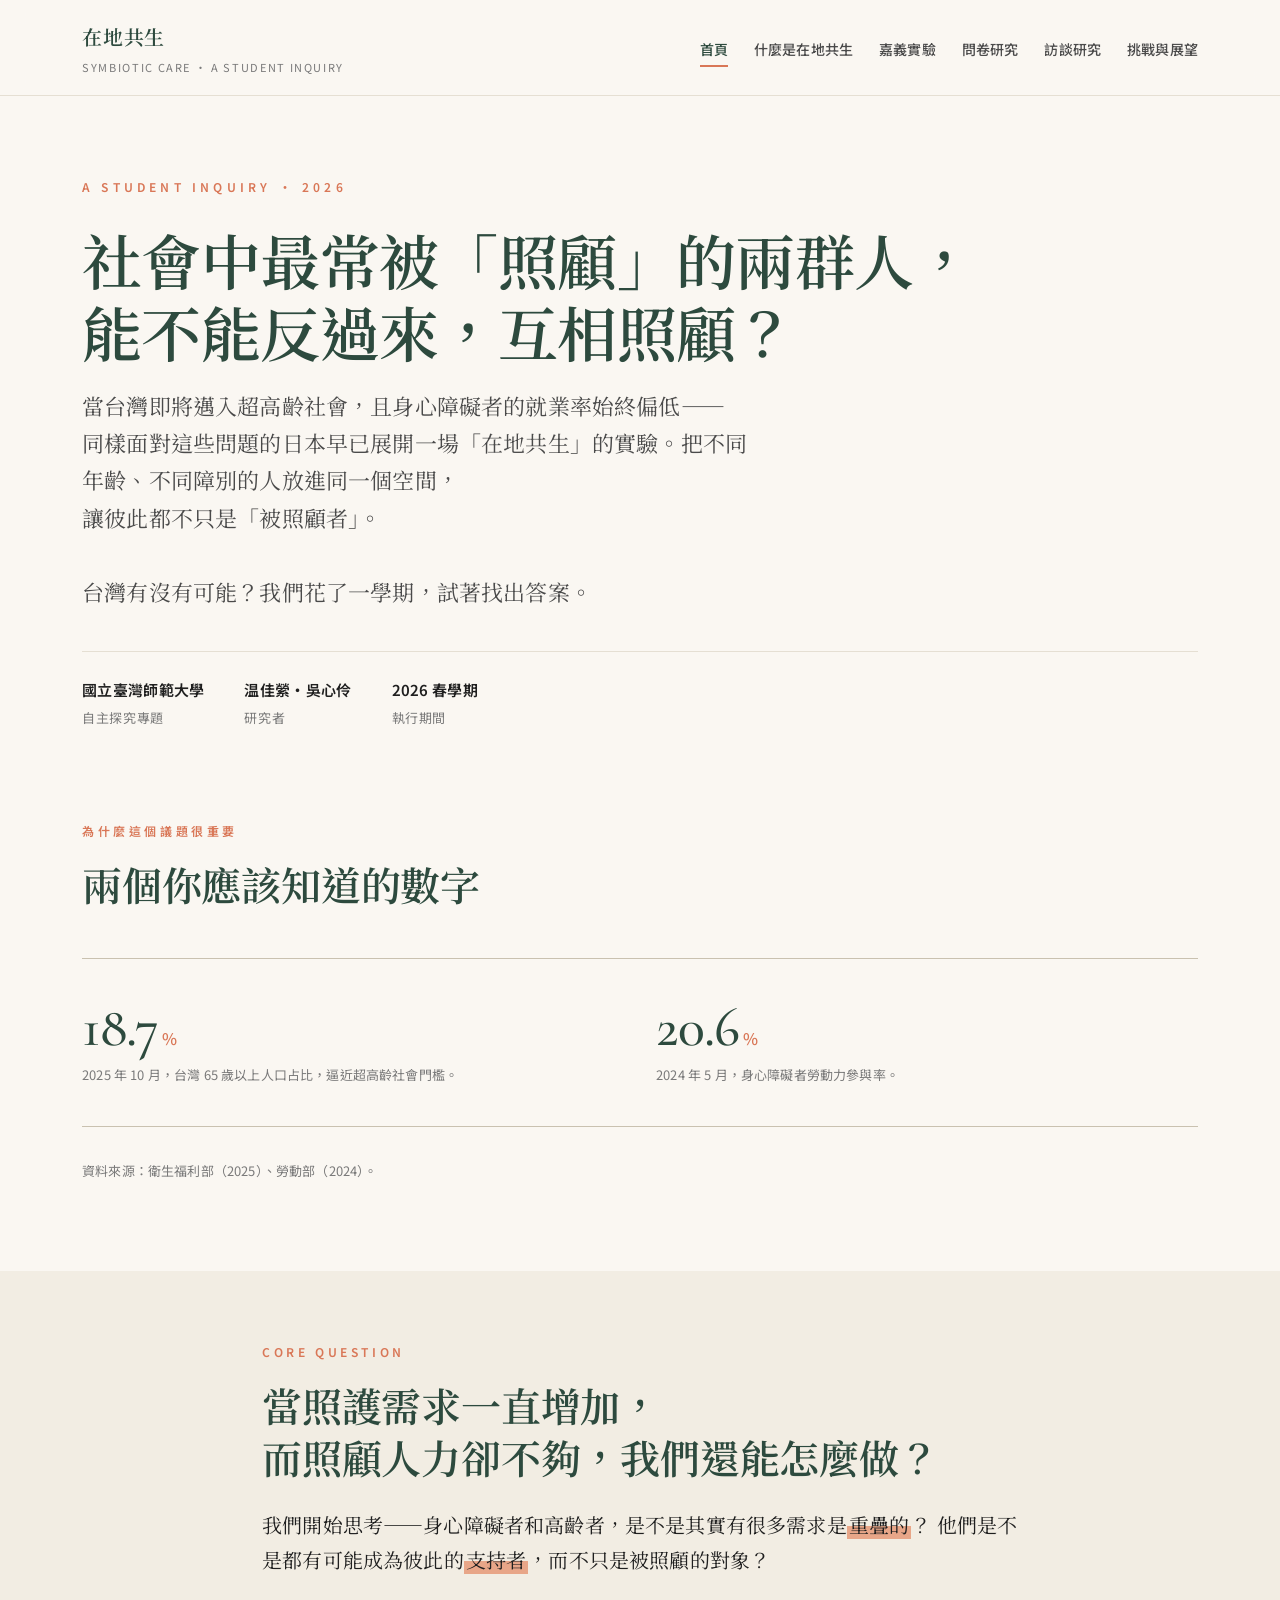
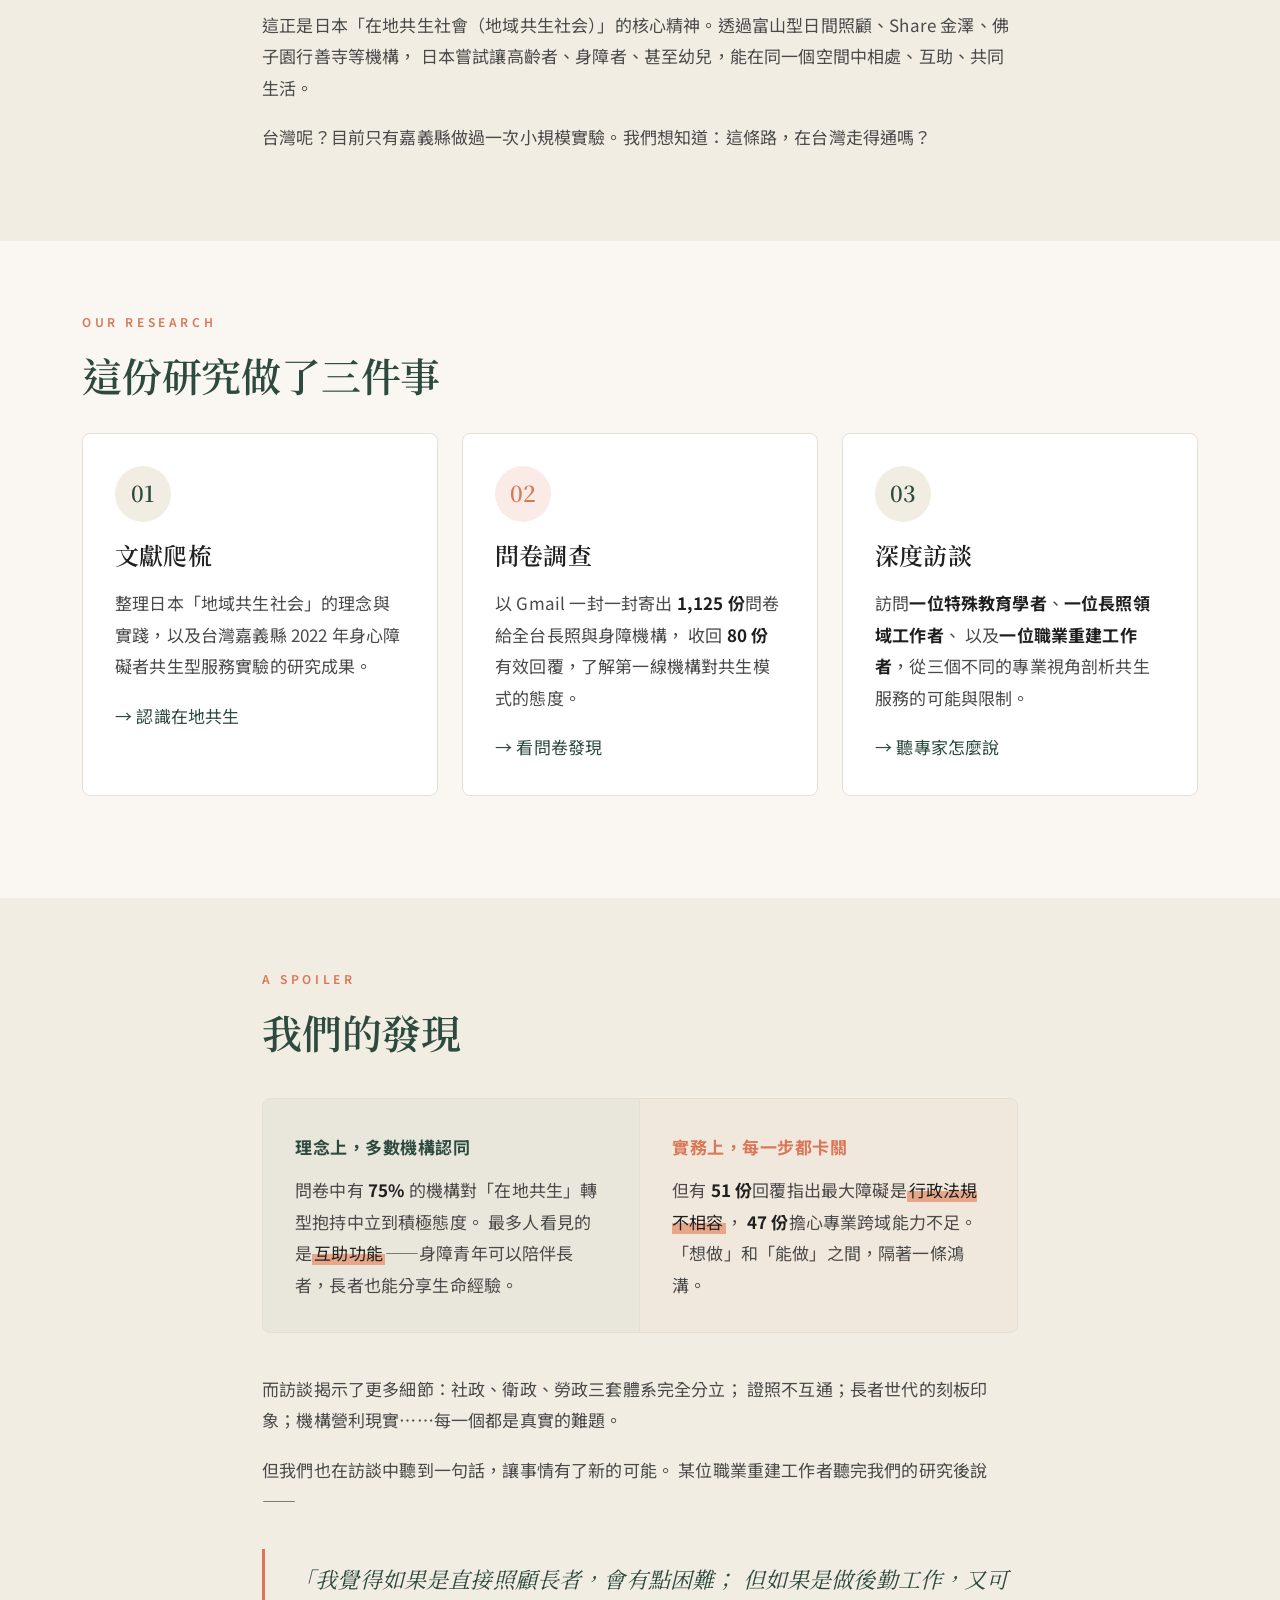
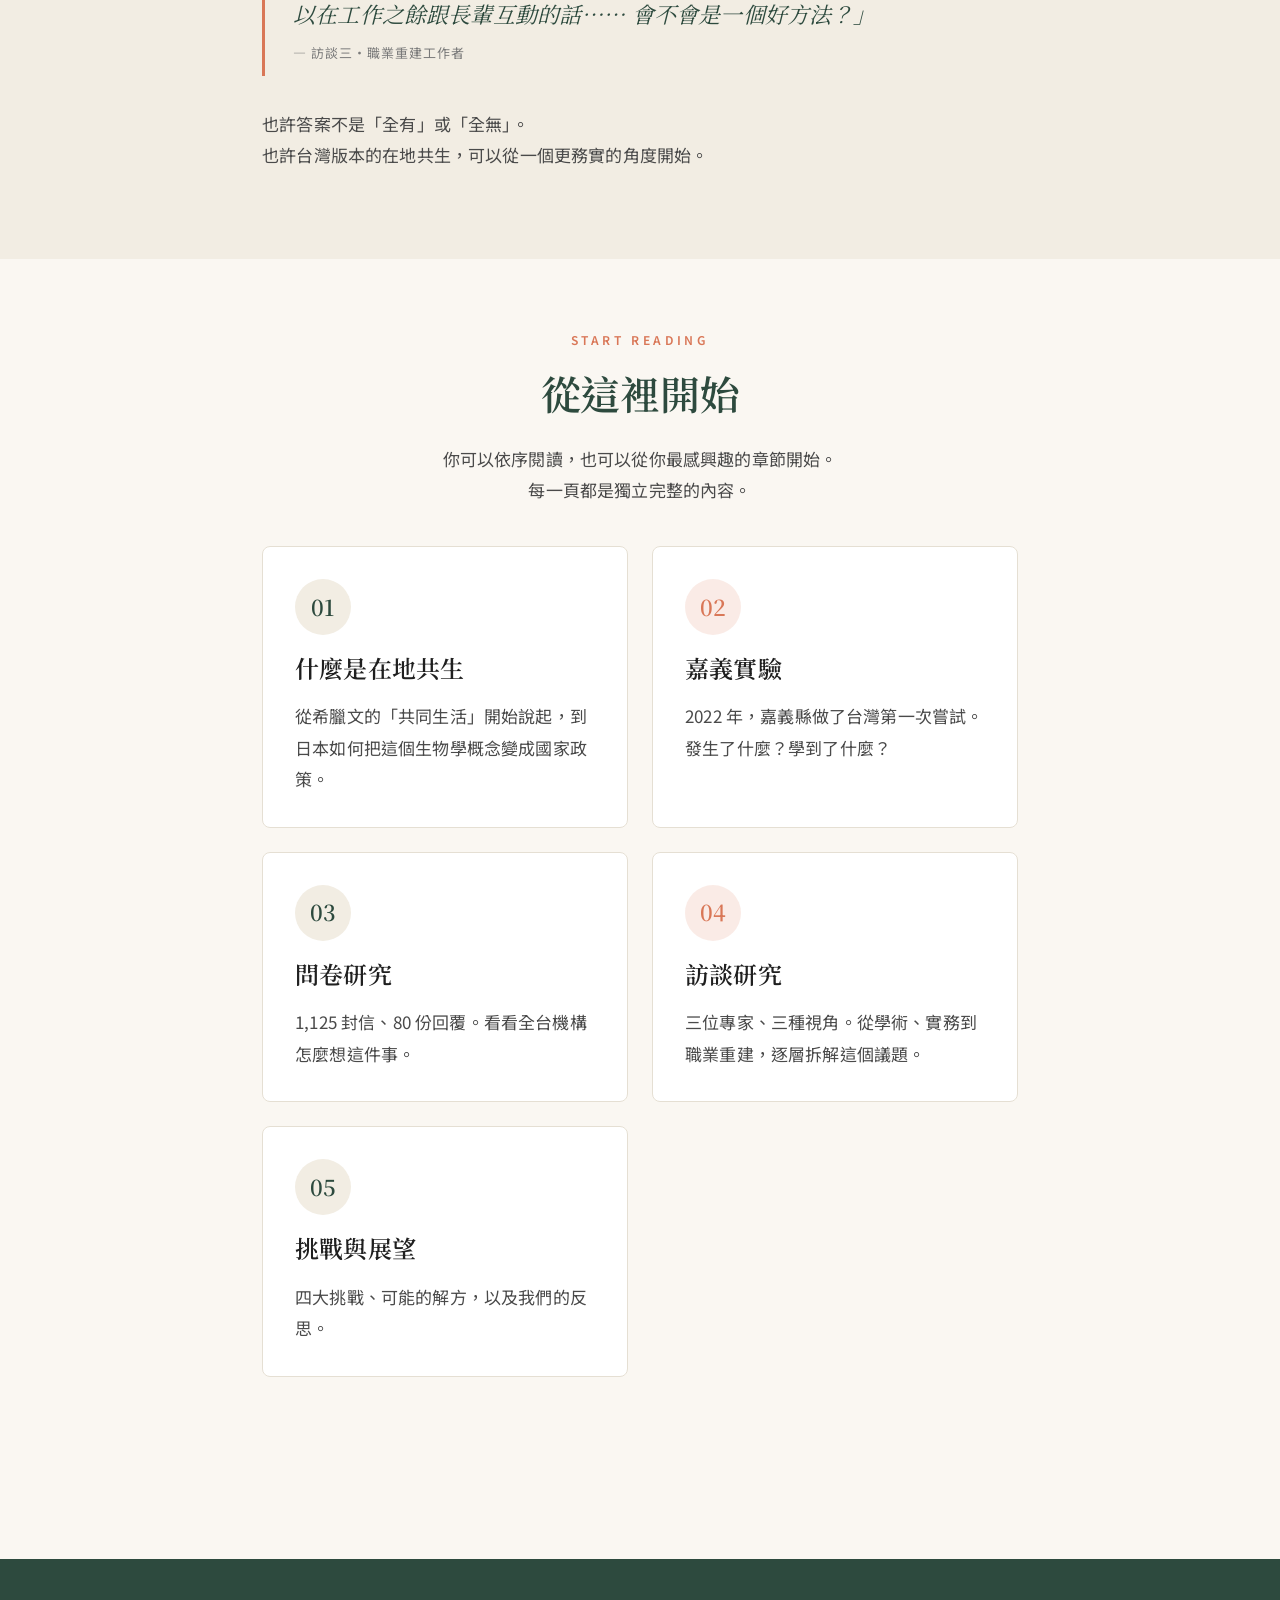
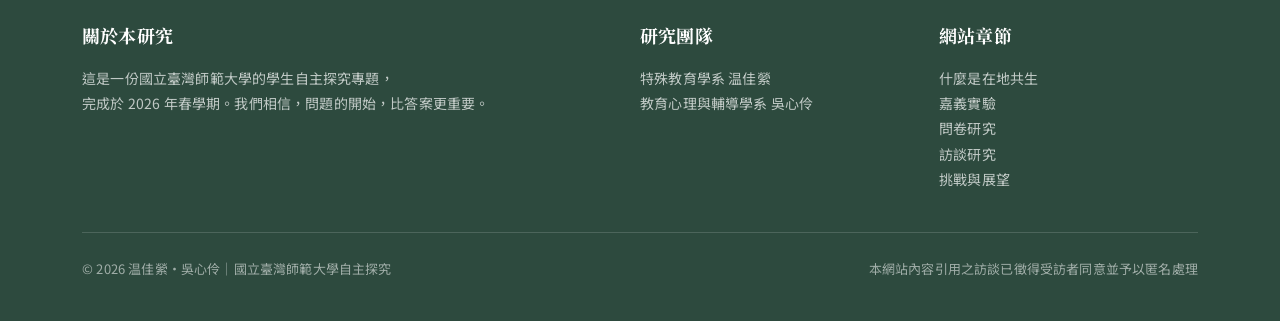
<file: index.html>
<!DOCTYPE html>
<html lang="zh-Hant">
<head>
<meta charset="UTF-8" />
<meta name="viewport" content="width=device-width, initial-scale=1.0" />
<title>在地共生型服務｜當高齡與身障的兩條線交會</title>
<meta name="description" content="一份關於台灣是否能推動『在地共生型服務』的研究專題。介紹日本經驗、台灣嘉義實驗、問卷與訪談發現。" />
<link rel="preconnect" href="https://fonts.googleapis.com">
<link rel="preconnect" href="https://fonts.gstatic.com" crossorigin>
<link href="https://fonts.googleapis.com/css2?family=Cormorant+Garamond:wght@400;500;600&family=Noto+Sans+TC:wght@400;500;600;700&family=Noto+Serif+TC:wght@400;500;600;700&display=swap" rel="stylesheet">
<style>
/* ============================================
   在地共生型服務專題網站 - 全站樣式
   ============================================ */

/* ----- CSS 變數 ----- */
:root {
  --bg: #FAF7F2;
  --bg-alt: #F2EDE3;
  --bg-card: #FFFFFF;
  --ink: #1F1F1F;
  --ink-soft: #4A4A4A;
  --ink-light: #7A7A7A;
  --primary: #2D4A3E;        /* 深墨綠 */
  --primary-light: #4A6B5C;
  --accent: #D97757;          /* 暖橘 */
  --accent-soft: #E8A688;
  --indigo: #3A5A7A;          /* 靛藍 */
  --border: #E5DFD3;
  --rule: #C9C1B0;

  --font-serif: "Noto Serif TC", "Source Han Serif TC", "PingFang TC", "Songti TC", serif;
  --font-sans: "Noto Sans TC", "PingFang TC", "Microsoft JhengHei", sans-serif;
  --font-num: "Cormorant Garamond", "Noto Serif TC", serif;

  --maxw: 1180px;
  --readw: 720px;
}

/* ----- Reset & Base ----- */
* { box-sizing: border-box; margin: 0; padding: 0; }

html { scroll-behavior: smooth; }

body {
  font-family: var(--font-sans);
  font-size: 17px;
  line-height: 1.85;
  color: var(--ink);
  background: var(--bg);
  -webkit-font-smoothing: antialiased;
  letter-spacing: 0.01em;
}

img { max-width: 100%; display: block; }
a { color: var(--primary); text-decoration: none; transition: color .2s; }
a:hover { color: var(--accent); }

::selection { background: var(--accent); color: #fff; }

/* ----- 導覽列 ----- */
.nav {
  position: sticky;
  top: 0;
  z-index: 100;
  background: rgba(250, 247, 242, 0.92);
  backdrop-filter: blur(12px);
  -webkit-backdrop-filter: blur(12px);
  border-bottom: 1px solid var(--border);
}

.nav-inner {
  max-width: var(--maxw);
  margin: 0 auto;
  padding: 18px 32px;
  display: flex;
  align-items: center;
  justify-content: space-between;
  gap: 32px;
}

.nav-brand {
  font-family: var(--font-serif);
  font-size: 20px;
  font-weight: 600;
  color: var(--primary);
  letter-spacing: 0.04em;
  flex-shrink: 0;
}

.nav-brand small {
  display: block;
  font-family: var(--font-sans);
  font-size: 11px;
  font-weight: 400;
  color: var(--ink-light);
  letter-spacing: 0.15em;
  margin-top: 2px;
}

.nav-links {
  display: flex;
  gap: 26px;
  list-style: none;
  flex-wrap: wrap;
}

.nav-links a {
  font-size: 14px;
  color: var(--ink-soft);
  font-weight: 500;
  padding: 6px 0;
  border-bottom: 2px solid transparent;
  transition: all .2s;
}

.nav-links a:hover,
.nav-links a.active {
  color: var(--primary);
  border-bottom-color: var(--accent);
}

.nav-toggle {
  display: none;
  background: none;
  border: 1px solid var(--border);
  padding: 8px 14px;
  font-size: 14px;
  cursor: pointer;
  color: var(--ink-soft);
  border-radius: 4px;
}

@media (max-width: 880px) {
  .nav-toggle { display: block; }
  .nav-links {
    display: none;
    position: absolute;
    top: 100%;
    left: 0;
    right: 0;
    background: var(--bg);
    padding: 24px 32px;
    flex-direction: column;
    gap: 18px;
    border-bottom: 1px solid var(--border);
  }
  .nav-links.open { display: flex; }
}

/* ----- 通用容器 ----- */
.container {
  max-width: var(--maxw);
  margin: 0 auto;
  padding: 0 32px;
}

.container-narrow {
  max-width: 820px;
  margin: 0 auto;
  padding: 0 32px;
}

@media (max-width: 640px) {
  .container, .container-narrow {
    padding: 0 24px;
  }
}

/* ----- Hero / 頁首區 ----- */
.hero {
  padding: 80px 0 60px;
  position: relative;
}

.hero-eyebrow {
  font-family: var(--font-sans);
  font-size: 12px;
  font-weight: 600;
  letter-spacing: 0.35em;
  color: var(--accent);
  text-transform: uppercase;
  margin-bottom: 24px;
}

.hero h1 {
  font-family: var(--font-serif);
  font-size: clamp(36px, 6vw, 60px);
  font-weight: 600;
  line-height: 1.2;
  color: var(--primary);
  margin-bottom: 20px;
  letter-spacing: -0.01em;
}

.hero-sub {
  font-family: var(--font-serif);
  font-size: clamp(18px, 2.4vw, 22px);
  line-height: 1.7;
  color: var(--ink-soft);
  max-width: 680px;
}

.hero-meta {
  margin-top: 40px;
  padding-top: 24px;
  border-top: 1px solid var(--border);
  display: flex;
  gap: 40px;
  flex-wrap: wrap;
  font-size: 13px;
  color: var(--ink-light);
  letter-spacing: 0.05em;
}

.hero-meta span strong {
  display: block;
  color: var(--ink);
  font-size: 15px;
  font-weight: 600;
  margin-bottom: 2px;
  letter-spacing: 0.02em;
}

/* ----- 區段標題 ----- */
.section {
  padding: 70px 0;
}

.section-eyebrow {
  font-family: var(--font-sans);
  font-size: 12px;
  font-weight: 600;
  letter-spacing: 0.3em;
  color: var(--accent);
  text-transform: uppercase;
  margin-bottom: 16px;
}

.section h2 {
  font-family: var(--font-serif);
  font-size: clamp(28px, 4vw, 40px);
  font-weight: 600;
  line-height: 1.3;
  color: var(--primary);
  margin-bottom: 24px;
  letter-spacing: -0.005em;
}

.section h3 {
  font-family: var(--font-serif);
  font-size: 24px;
  font-weight: 600;
  line-height: 1.4;
  color: var(--ink);
  margin: 40px 0 16px;
}

.section h4 {
  font-family: var(--font-sans);
  font-size: 17px;
  font-weight: 700;
  color: var(--primary);
  margin: 24px 0 12px;
  letter-spacing: 0.03em;
}

.section p {
  margin-bottom: 18px;
  color: var(--ink-soft);
}

.section p.lead {
  font-family: var(--font-serif);
  font-size: 20px;
  line-height: 1.75;
  color: var(--ink);
  margin-bottom: 32px;
}

/* ----- 段落內標記 ----- */
mark {
  background: linear-gradient(transparent 55%, var(--accent-soft) 55%);
  padding: 0 2px;
  color: var(--ink);
}

strong { color: var(--ink); font-weight: 700; }

blockquote {
  font-family: var(--font-serif);
  font-size: 22px;
  line-height: 1.6;
  color: var(--primary);
  border-left: 3px solid var(--accent);
  padding: 12px 0 12px 28px;
  margin: 32px 0;
  font-style: italic;
}

blockquote cite {
  display: block;
  font-family: var(--font-sans);
  font-size: 13px;
  font-style: normal;
  color: var(--ink-light);
  margin-top: 12px;
  letter-spacing: 0.08em;
}

/* ----- 卡片 ----- */
.card {
  background: var(--bg-card);
  border: 1px solid var(--border);
  border-radius: 8px;
  padding: 32px;
  transition: transform .25s, box-shadow .25s;
}

.card:hover {
  transform: translateY(-2px);
  box-shadow: 0 12px 32px rgba(45, 74, 62, 0.08);
}

.card h3 {
  margin-top: 0;
}

.card-grid {
  display: grid;
  grid-template-columns: repeat(auto-fit, minmax(280px, 1fr));
  gap: 24px;
  margin: 32px 0;
}

/* ----- 大數字 ----- */
.big-stat {
  font-family: var(--font-num);
  font-size: clamp(60px, 10vw, 110px);
  font-weight: 500;
  line-height: 1;
  color: var(--primary);
  letter-spacing: -0.03em;
}

.big-stat sup {
  font-size: 0.4em;
  font-weight: 400;
  color: var(--accent);
  margin-left: 4px;
  vertical-align: super;
}

.stat-label {
  font-size: 14px;
  color: var(--ink-light);
  letter-spacing: 0.08em;
  margin-top: 8px;
}

/* ----- 數據網格 ----- */
.stats-grid {
  display: grid;
  grid-template-columns: repeat(auto-fit, minmax(200px, 1fr));
  gap: 32px;
  margin: 48px 0;
  padding: 40px 0;
  border-top: 1px solid var(--rule);
  border-bottom: 1px solid var(--rule);
}

.stat-block .num {
  font-family: var(--font-num);
  font-size: 56px;
  font-weight: 500;
  color: var(--primary);
  line-height: 1;
  letter-spacing: -0.02em;
}

.stat-block .unit {
  font-family: var(--font-sans);
  font-size: 16px;
  color: var(--accent);
  margin-left: 4px;
  font-weight: 500;
}

.stat-block .desc {
  font-size: 13px;
  color: var(--ink-light);
  margin-top: 10px;
  line-height: 1.6;
}

/* ----- 互動長條圖 ----- */
.bar-chart { margin: 24px 0; }

.bar-item {
  margin-bottom: 14px;
}

.bar-label {
  display: flex;
  justify-content: space-between;
  align-items: baseline;
  margin-bottom: 6px;
  font-size: 14px;
  color: var(--ink-soft);
}

.bar-label .count {
  font-family: var(--font-num);
  font-size: 18px;
  font-weight: 600;
  color: var(--primary);
}

.bar-track {
  height: 28px;
  background: var(--bg-alt);
  border-radius: 4px;
  overflow: hidden;
  position: relative;
}

.bar-fill {
  height: 100%;
  background: linear-gradient(90deg, var(--primary) 0%, var(--primary-light) 100%);
  border-radius: 4px;
  width: 0;
  transition: width 1.2s cubic-bezier(.2, .8, .3, 1);
}

.bar-fill.accent {
  background: linear-gradient(90deg, var(--accent) 0%, var(--accent-soft) 100%);
}

.bar-fill.indigo {
  background: linear-gradient(90deg, var(--indigo) 0%, #5a7a9a 100%);
}

/* ----- 兩欄對照 ----- */
.compare {
  display: grid;
  grid-template-columns: 1fr 1fr;
  gap: 0;
  margin: 40px 0;
  border: 1px solid var(--border);
  border-radius: 8px;
  overflow: hidden;
}

.compare > div {
  padding: 32px;
}

.compare > div:first-child {
  background: rgba(45, 74, 62, 0.04);
  border-right: 1px solid var(--border);
}

.compare > div:last-child {
  background: rgba(217, 119, 87, 0.04);
}

.compare h4 {
  margin-top: 0;
}

@media (max-width: 700px) {
  .compare {
    grid-template-columns: 1fr;
  }
  .compare > div:first-child {
    border-right: none;
    border-bottom: 1px solid var(--border);
  }
}

/* ----- 時間軸 / 步驟 ----- */
.steps {
  display: grid;
  gap: 24px;
  margin: 32px 0;
}

.step {
  display: grid;
  grid-template-columns: 80px 1fr;
  gap: 24px;
  padding: 24px;
  background: var(--bg-card);
  border: 1px solid var(--border);
  border-radius: 8px;
}

.step-num {
  font-family: var(--font-num);
  font-size: 48px;
  font-weight: 500;
  color: var(--accent);
  line-height: 1;
  letter-spacing: -0.03em;
}

.step h4 { margin-top: 0; margin-bottom: 8px; }
.step p { margin-bottom: 0; font-size: 15px; }

@media (max-width: 580px) {
  .step {
    grid-template-columns: 1fr;
    gap: 12px;
  }
  .step-num { font-size: 36px; }
}

/* ----- 引言區塊 / 訪談金句 ----- */
.quote-card {
  background: var(--bg-card);
  border: 1px solid var(--border);
  border-left: 4px solid var(--accent);
  padding: 32px;
  margin: 24px 0;
  border-radius: 0 8px 8px 0;
}

.quote-card .quote-mark {
  font-family: var(--font-serif);
  font-size: 56px;
  line-height: 1;
  color: var(--accent);
  opacity: 0.4;
  margin-bottom: -16px;
}

.quote-card p {
  font-family: var(--font-serif);
  font-size: 19px;
  line-height: 1.7;
  color: var(--ink);
  margin-bottom: 14px;
}

.quote-card .speaker {
  font-family: var(--font-sans);
  font-size: 13px;
  color: var(--ink-light);
  letter-spacing: 0.1em;
}

.quote-card .speaker strong {
  color: var(--primary);
}

/* ----- 標籤 ----- */
.tag {
  display: inline-block;
  padding: 4px 12px;
  font-size: 12px;
  font-weight: 500;
  background: var(--bg-alt);
  color: var(--ink-soft);
  border-radius: 12px;
  margin-right: 6px;
  margin-bottom: 6px;
  letter-spacing: 0.05em;
}

.tag.primary { background: var(--primary); color: #fff; }
.tag.accent { background: var(--accent); color: #fff; }

/* ----- 標籤頁切換 ----- */
.tabs {
  margin: 32px 0;
}

.tab-btns {
  display: flex;
  gap: 4px;
  border-bottom: 1px solid var(--border);
  margin-bottom: 24px;
  flex-wrap: wrap;
}

.tab-btn {
  background: none;
  border: none;
  padding: 12px 20px;
  font-family: var(--font-sans);
  font-size: 15px;
  color: var(--ink-light);
  cursor: pointer;
  border-bottom: 2px solid transparent;
  margin-bottom: -1px;
  transition: all .2s;
  font-weight: 500;
}

.tab-btn:hover {
  color: var(--ink);
}

.tab-btn.active {
  color: var(--primary);
  border-bottom-color: var(--accent);
  font-weight: 600;
}

.tab-content { display: none; }
.tab-content.active { display: block; animation: fadeIn .4s ease; }

@keyframes fadeIn {
  from { opacity: 0; transform: translateY(8px); }
  to { opacity: 1; transform: translateY(0); }
}

/* ----- 訊息提示框 ----- */
.callout {
  background: var(--bg-alt);
  border-left: 4px solid var(--indigo);
  padding: 24px 28px;
  margin: 32px 0;
  border-radius: 0 6px 6px 0;
}

.callout h4 {
  margin-top: 0;
  color: var(--indigo);
}

.callout p:last-child { margin-bottom: 0; }

/* ----- 列表 ----- */
.section ul, .section ol {
  margin: 16px 0 24px 24px;
  color: var(--ink-soft);
}

.section li {
  margin-bottom: 10px;
  line-height: 1.8;
}

/* ----- 頁尾 ----- */
.footer {
  margin-top: 80px;
  padding: 60px 0 40px;
  background: var(--primary);
  color: rgba(255, 255, 255, 0.85);
}

.footer-inner {
  max-width: var(--maxw);
  margin: 0 auto;
  padding: 0 32px;
}

.footer-grid {
  display: grid;
  grid-template-columns: 2fr 1fr 1fr;
  gap: 40px;
  margin-bottom: 40px;
}

@media (max-width: 700px) {
  .footer-grid {
    grid-template-columns: 1fr;
    gap: 24px;
  }
}

.footer h4 {
  font-family: var(--font-serif);
  font-size: 18px;
  color: #fff;
  margin-bottom: 14px;
}

.footer p, .footer li {
  font-size: 14px;
  color: rgba(255, 255, 255, 0.7);
  line-height: 1.8;
}

.footer ul { list-style: none; padding: 0; }

.footer-bottom {
  padding-top: 24px;
  border-top: 1px solid rgba(255, 255, 255, 0.15);
  display: flex;
  justify-content: space-between;
  font-size: 13px;
  color: rgba(255, 255, 255, 0.55);
  flex-wrap: wrap;
  gap: 12px;
}

/* ----- 頁面內錨點導覽 ----- */
.toc {
  background: var(--bg-card);
  border: 1px solid var(--border);
  border-radius: 8px;
  padding: 24px;
  margin: 40px 0;
}

.toc-title {
  font-family: var(--font-sans);
  font-size: 12px;
  font-weight: 600;
  letter-spacing: 0.2em;
  color: var(--ink-light);
  margin-bottom: 14px;
  text-transform: uppercase;
}

.toc ol {
  list-style: none;
  counter-reset: toc;
  margin: 0;
  padding: 0;
}

.toc li {
  counter-increment: toc;
  padding: 6px 0;
  border-bottom: 1px dashed var(--border);
}

.toc li:last-child { border-bottom: none; }

.toc li::before {
  content: counter(toc, decimal-leading-zero);
  font-family: var(--font-num);
  font-size: 14px;
  color: var(--accent);
  margin-right: 12px;
  font-weight: 600;
}

.toc a {
  font-size: 15px;
  color: var(--ink-soft);
}

.toc a:hover { color: var(--accent); }

/* ----- 圖片說明 ----- */
.figure {
  margin: 32px 0;
}

.figure-caption {
  font-size: 13px;
  color: var(--ink-light);
  margin-top: 10px;
  text-align: center;
  font-style: italic;
}

/* ----- 強調區塊 ----- */
.highlight-box {
  background: linear-gradient(135deg, rgba(45, 74, 62, 0.95), rgba(45, 74, 62, 0.85));
  color: #fff;
  padding: 48px 40px;
  border-radius: 12px;
  margin: 48px 0;
}

.highlight-box h3 {
  color: #fff;
  font-family: var(--font-serif);
  margin-top: 0;
}

.highlight-box p {
  color: rgba(255, 255, 255, 0.9);
}

.highlight-box .big-stat {
  color: var(--accent-soft);
}

/* ----- 表格 ----- */
table {
  width: 100%;
  border-collapse: collapse;
  margin: 24px 0;
  font-size: 15px;
}

th, td {
  text-align: left;
  padding: 14px 16px;
  border-bottom: 1px solid var(--border);
}

th {
  font-family: var(--font-sans);
  font-weight: 600;
  color: var(--primary);
  background: var(--bg-alt);
  font-size: 13px;
  letter-spacing: 0.05em;
}

td { color: var(--ink-soft); }

/* ----- 響應式調整 ----- */
@media (max-width: 640px) {
  body { font-size: 16px; }
  .section { padding: 50px 0; }
  .hero { padding: 50px 0 40px; }
  .card { padding: 24px; }
  .highlight-box { padding: 32px 24px; }
}

/* ----- 動畫進場 ----- */
.fade-in {
  opacity: 0;
  transform: translateY(20px);
  animation: fadeUp .8s ease forwards;
}

.fade-in.delay-1 { animation-delay: 0.1s; }
.fade-in.delay-2 { animation-delay: 0.2s; }
.fade-in.delay-3 { animation-delay: 0.3s; }
.fade-in.delay-4 { animation-delay: 0.4s; }

@keyframes fadeUp {
  to {
    opacity: 1;
    transform: translateY(0);
  }
}

/* ----- 滾動觸發 ----- */
.reveal {
  opacity: 0;
  transform: translateY(30px);
  transition: opacity .8s ease, transform .8s ease;
}

.reveal.is-visible {
  opacity: 1;
  transform: translateY(0);
}

/* ----- 圖示插畫 ----- */
.icon-circle {
  width: 56px;
  height: 56px;
  background: var(--bg-alt);
  border-radius: 50%;
  display: flex;
  align-items: center;
  justify-content: center;
  font-family: var(--font-serif);
  font-size: 22px;
  color: var(--primary);
  font-weight: 600;
  margin-bottom: 16px;
}

.icon-circle.accent {
  background: rgba(217, 119, 87, 0.15);
  color: var(--accent);
}

/* ----- 雙欄佈局 ----- */
.two-col {
  display: grid;
  grid-template-columns: 1fr 1fr;
  gap: 48px;
  margin: 40px 0;
  align-items: start;
}

@media (max-width: 760px) {
  .two-col {
    grid-template-columns: 1fr;
    gap: 32px;
  }
}

/* ----- 分隔線 ----- */
.divider {
  border: none;
  border-top: 1px solid var(--rule);
  margin: 48px 0;
  position: relative;
}

.divider.ornament::after {
  content: "✣";
  position: absolute;
  top: -14px;
  left: 50%;
  transform: translateX(-50%);
  background: var(--bg);
  padding: 0 16px;
  color: var(--accent);
  font-size: 16px;
}

</style>
</head>
<body>

<!-- 導覽列 -->
<nav class="nav">
  <div class="nav-inner">
    <div class="nav-brand">
      在地共生
      <small>SYMBIOTIC CARE · A STUDENT INQUIRY</small>
    </div>
    <button class="nav-toggle">選單</button>
    <ul class="nav-links">
      <li><a href="index.html">首頁</a></li>
      <li><a href="concept.html">什麼是在地共生</a></li>
      <li><a href="chiayi.html">嘉義實驗</a></li>
      <li><a href="survey.html">問卷研究</a></li>
      <li><a href="interview.html">訪談研究</a></li>
      <li><a href="future.html">挑戰與展望</a></li>
    </ul>
  </div>
</nav>

<!-- Hero -->
<section class="hero">
  <div class="container">
    <div class="hero-eyebrow fade-in">A STUDENT INQUIRY · 2026</div>
    <h1 class="fade-in delay-1">
      社會中最常被「照顧」的兩群人，<br>
      能不能反過來，互相照顧？
    </h1>
    <p class="hero-sub fade-in delay-2">
      當台灣即將邁入超高齡社會，且身心障礙者的就業率始終偏低——<br>
      同樣面對這些問題的日本早已展開一場「在地共生」的實驗。把不同年齡、不同障別的人放進同一個空間，<br>
      讓彼此都不只是「被照顧者」。<br><br>
      台灣有沒有可能？我們花了一學期，試著找出答案。
    </p>

    <div class="hero-meta fade-in delay-3">
      <span>
        <strong>國立臺灣師範大學</strong>
        自主探究專題
      </span>
      <span>
        <strong>温佳縈・吳心伶</strong>
        研究者
      </span>
      <span>
        <strong>2026 春學期</strong>
        執行期間
      </span>
    </div>
  </div>
</section>

<!-- 兩個重要的數字 -->
<section class="section" style="padding-top:30px;">
  <div class="container">
    <div class="reveal">
      <div class="section-eyebrow">為什麼這個議題很重要</div>
      <h2>兩個你應該知道的數字</h2>
    </div>

    <div class="stats-grid">
      <div class="stat-block reveal">
        <span class="num" data-count="19.9">0</span><span class="unit">%</span>
        <div class="desc">2025 年 10 月，台灣 65 歲以上人口占比，逼近超高齡社會門檻。</div>
      </div>
      <div class="stat-block reveal">
        <span class="num" data-count="21.9">0</span><span class="unit">%</span>
        <div class="desc">2024 年 5 月，身心障礙者勞動力參與率。</div>
      </div>
    </div>

    <p style="font-size:13px;color:var(--ink-light);margin-top:-16px;">
      資料來源：衛生福利部（2025）、勞動部（2024）。
    </p>
  </div>
</section>

<!-- 核心提問 -->
<section class="section" style="background:var(--bg-alt);">
  <div class="container-narrow">
    <div class="reveal">
      <div class="section-eyebrow">CORE QUESTION</div>
      <h2>當照護需求一直增加，<br>而照顧人力卻不夠，我們還能怎麼做？</h2>
      <p class="lead">
        我們開始思考——身心障礙者和高齡者，是不是其實有很多需求是<mark>重疊的</mark>？
        他們是不是都有可能成為彼此的<mark>支持者</mark>，而不只是被照顧的對象？
      </p>
      <p>
        這正是日本「在地共生社會（地域共生社会）」的核心精神。透過富山型日間照顧、Share 金澤、佛子園行善寺等機構，
        日本嘗試讓高齡者、身障者、甚至幼兒，能在同一個空間中相處、互助、共同生活。
      </p>
      <p>
        台灣呢？目前只有嘉義縣做過一次小規模實驗。我們想知道：這條路，在台灣走得通嗎？
      </p>
    </div>
  </div>
</section>

<!-- 我們做了什麼 -->
<section class="section">
  <div class="container">
    <div class="reveal">
      <div class="section-eyebrow">OUR RESEARCH</div>
      <h2>這份研究做了三件事</h2>
    </div>

    <div class="card-grid">
      <div class="card reveal">
        <div class="icon-circle">01</div>
        <h3>文獻爬梳</h3>
        <p>
          整理日本「地域共生社会」的理念與實踐，以及台灣嘉義縣 2022 年身心障礙者共生型服務實驗的研究成果。
        </p>
        <a href="concept.html">→ 認識在地共生</a>
      </div>

      <div class="card reveal">
        <div class="icon-circle accent">02</div>
        <h3>問卷調查</h3>
        <p>
          以 Gmail 一封一封寄出 <strong>1,125 份</strong>問卷給全台長照與身障機構，
          收回 <strong>80 份</strong>有效回覆，了解第一線機構對共生模式的態度。
        </p>
        <a href="survey.html">→ 看問卷發現</a>
      </div>

      <div class="card reveal">
        <div class="icon-circle">03</div>
        <h3>深度訪談</h3>
        <p>
          訪問<strong>一位特殊教育學者</strong>、<strong>一位長照領域工作者</strong>、
          以及<strong>一位職業重建工作者</strong>，從三個不同的專業視角剖析共生服務的可能與限制。
        </p>
        <a href="interview.html">→ 聽專家怎麼說</a>
      </div>
    </div>
  </div>
</section>

<!-- 結論預告 -->
<section class="section" style="background:var(--bg-alt);">
  <div class="container-narrow">
    <div class="reveal">
      <div class="section-eyebrow">A SPOILER</div>
      <h2>我們的發現</h2>

      <div class="compare">
        <div>
          <h4 style="color:var(--primary);">理念上，多數機構認同</h4>
          <p style="margin-bottom:0;">
            問卷中有 <strong>75%</strong> 的機構對「在地共生」轉型抱持中立到積極態度。
            最多人看見的是<mark>互助功能</mark>——身障青年可以陪伴長者，長者也能分享生命經驗。
          </p>
        </div>
        <div>
          <h4 style="color:var(--accent);">實務上，每一步都卡關</h4>
          <p style="margin-bottom:0;">
            但有 <strong>51 份</strong>回覆指出最大障礙是<mark>行政法規不相容</mark>，
            <strong>47 份</strong>擔心專業跨域能力不足。
            「想做」和「能做」之間，隔著一條鴻溝。
          </p>
        </div>
      </div>

      <p>
        而訪談揭示了更多細節：社政、衛政、勞政三套體系完全分立；
        證照不互通；長者世代的刻板印象；機構營利現實……每一個都是真實的難題。
      </p>

      <p>
        但我們也在訪談中聽到一句話，讓事情有了新的可能。
        某位職業重建工作者聽完我們的研究後說——
      </p>

      <blockquote>
        「我覺得如果是直接照顧長者，會有點困難；
        但如果是做後勤工作，又可以在工作之餘跟長輩互動的話……
        會不會是一個好方法？」
        <cite>— 訪談三・職業重建工作者</cite>
      </blockquote>

      <p style="margin-top:32px;">
        也許答案不是「全有」或「全無」。<br>
        也許台灣版本的在地共生，可以從一個更務實的角度開始。
      </p>
    </div>
  </div>
</section>

<!-- 開始閱讀 -->
<section class="section">
  <div class="container-narrow" style="text-align:center;">
    <div class="reveal">
      <div class="section-eyebrow">START READING</div>
      <h2>從這裡開始</h2>
      <p style="max-width:560px;margin:0 auto 40px;">
        你可以依序閱讀，也可以從你最感興趣的章節開始。<br>
        每一頁都是獨立完整的內容。
      </p>

      <div class="card-grid" style="text-align:left;">
        <a href="concept.html" class="card" style="cursor:pointer;">
          <div class="icon-circle">01</div>
          <h3 style="margin-top:0;">什麼是在地共生</h3>
          <p style="margin-bottom:0;">從希臘文的「共同生活」開始說起，到日本如何把這個生物學概念變成國家政策。</p>
        </a>
        <a href="chiayi.html" class="card" style="cursor:pointer;">
          <div class="icon-circle accent">02</div>
          <h3 style="margin-top:0;">嘉義實驗</h3>
          <p style="margin-bottom:0;">2022 年，嘉義縣做了台灣第一次嘗試。發生了什麼？學到了什麼？</p>
        </a>
        <a href="survey.html" class="card" style="cursor:pointer;">
          <div class="icon-circle">03</div>
          <h3 style="margin-top:0;">問卷研究</h3>
          <p style="margin-bottom:0;">1,125 封信、80 份回覆。看看全台機構怎麼想這件事。</p>
        </a>
        <a href="interview.html" class="card" style="cursor:pointer;">
          <div class="icon-circle accent">04</div>
          <h3 style="margin-top:0;">訪談研究</h3>
          <p style="margin-bottom:0;">三位專家、三種視角。從學術、實務到職業重建，逐層拆解這個議題。</p>
        </a>
        <a href="future.html" class="card" style="cursor:pointer;">
          <div class="icon-circle">05</div>
          <h3 style="margin-top:0;">挑戰與展望</h3>
          <p style="margin-bottom:0;">四大挑戰、可能的解方，以及我們的反思。</p>
        </a>
      </div>
    </div>
  </div>
</section>

<!-- Footer -->
<footer class="footer">
  <div class="footer-inner">
    <div class="footer-grid">
      <div>
        <h4>關於本研究</h4>
        <p>
          這是一份國立臺灣師範大學的學生自主探究專題，<br>
          完成於 2026 年春學期。我們相信，問題的開始，比答案更重要。
        </p>
      </div>
      <div>
        <h4>研究團隊</h4>
        <ul>
          <li>特殊教育學系 温佳縈</li>
          <li>教育心理與輔導學系 吳心伶</li>
        </ul>
      </div>
      <div>
        <h4>網站章節</h4>
        <ul>
          <li><a href="concept.html" style="color:rgba(255,255,255,0.7);">什麼是在地共生</a></li>
          <li><a href="chiayi.html" style="color:rgba(255,255,255,0.7);">嘉義實驗</a></li>
          <li><a href="survey.html" style="color:rgba(255,255,255,0.7);">問卷研究</a></li>
          <li><a href="interview.html" style="color:rgba(255,255,255,0.7);">訪談研究</a></li>
          <li><a href="future.html" style="color:rgba(255,255,255,0.7);">挑戰與展望</a></li>
        </ul>
      </div>
    </div>
    <div class="footer-bottom">
      <span>© 2026 温佳縈・吳心伶｜國立臺灣師範大學自主探究</span>
      <span>本網站內容引用之訪談已徵得受訪者同意並予以匿名處理</span>
    </div>
  </div>
</footer>

<script>
/* ============================================
   在地共生型服務專題網站 - 共用腳本
   ============================================ */

document.addEventListener('DOMContentLoaded', () => {

  /* ----- 行動裝置導覽切換 ----- */
  const navToggle = document.querySelector('.nav-toggle');
  const navLinks = document.querySelector('.nav-links');
  if (navToggle && navLinks) {
    navToggle.addEventListener('click', () => {
      navLinks.classList.toggle('open');
    });
  }

  /* ----- 標記當前頁面導覽連結 ----- */
  const currentPage = window.location.pathname.split('/').pop() || 'index.html';
  document.querySelectorAll('.nav-links a').forEach(link => {
    const href = link.getAttribute('href');
    if (href === currentPage || (currentPage === '' && href === 'index.html')) {
      link.classList.add('active');
    }
  });

  /* ----- 滾動觸發進場動畫 ----- */
  const observerOptions = {
    threshold: 0.12,
    rootMargin: '0px 0px -60px 0px'
  };

  const observer = new IntersectionObserver((entries) => {
    entries.forEach(entry => {
      if (entry.isIntersecting) {
        entry.target.classList.add('is-visible');

        /* 觸發長條圖填充動畫 */
        const bars = entry.target.querySelectorAll('.bar-fill');
        bars.forEach(bar => {
          const targetWidth = bar.getAttribute('data-width');
          if (targetWidth) {
            setTimeout(() => {
              bar.style.width = targetWidth + '%';
            }, 150);
          }
        });

        /* 觸發數字滾動 */
        const counters = entry.target.querySelectorAll('[data-count]');
        counters.forEach(counter => {
          if (counter.dataset.counted) return;
          counter.dataset.counted = 'true';
          const target = parseFloat(counter.getAttribute('data-count'));
          const duration = 1400;
          const isFloat = target % 1 !== 0;
          let startTime = null;

          function step(timestamp) {
            if (!startTime) startTime = timestamp;
            const progress = Math.min((timestamp - startTime) / duration, 1);
            const eased = 1 - Math.pow(1 - progress, 3);
            const value = target * eased;
            counter.textContent = isFloat ? value.toFixed(1) : Math.floor(value).toLocaleString();
            if (progress < 1) requestAnimationFrame(step);
          }
          requestAnimationFrame(step);
        });

        observer.unobserve(entry.target);
      }
    });
  }, observerOptions);

  document.querySelectorAll('.reveal, .bar-chart, .stats-grid').forEach(el => {
    observer.observe(el);
  });

  /* ----- 標籤頁切換 ----- */
  document.querySelectorAll('.tabs').forEach(tabContainer => {
    const buttons = tabContainer.querySelectorAll('.tab-btn');
    const contents = tabContainer.querySelectorAll('.tab-content');

    buttons.forEach((btn, idx) => {
      btn.addEventListener('click', () => {
        buttons.forEach(b => b.classList.remove('active'));
        contents.forEach(c => c.classList.remove('active'));
        btn.classList.add('active');
        if (contents[idx]) contents[idx].classList.add('active');
      });
    });
  });

});

</script>
</body>
</html>
</file>
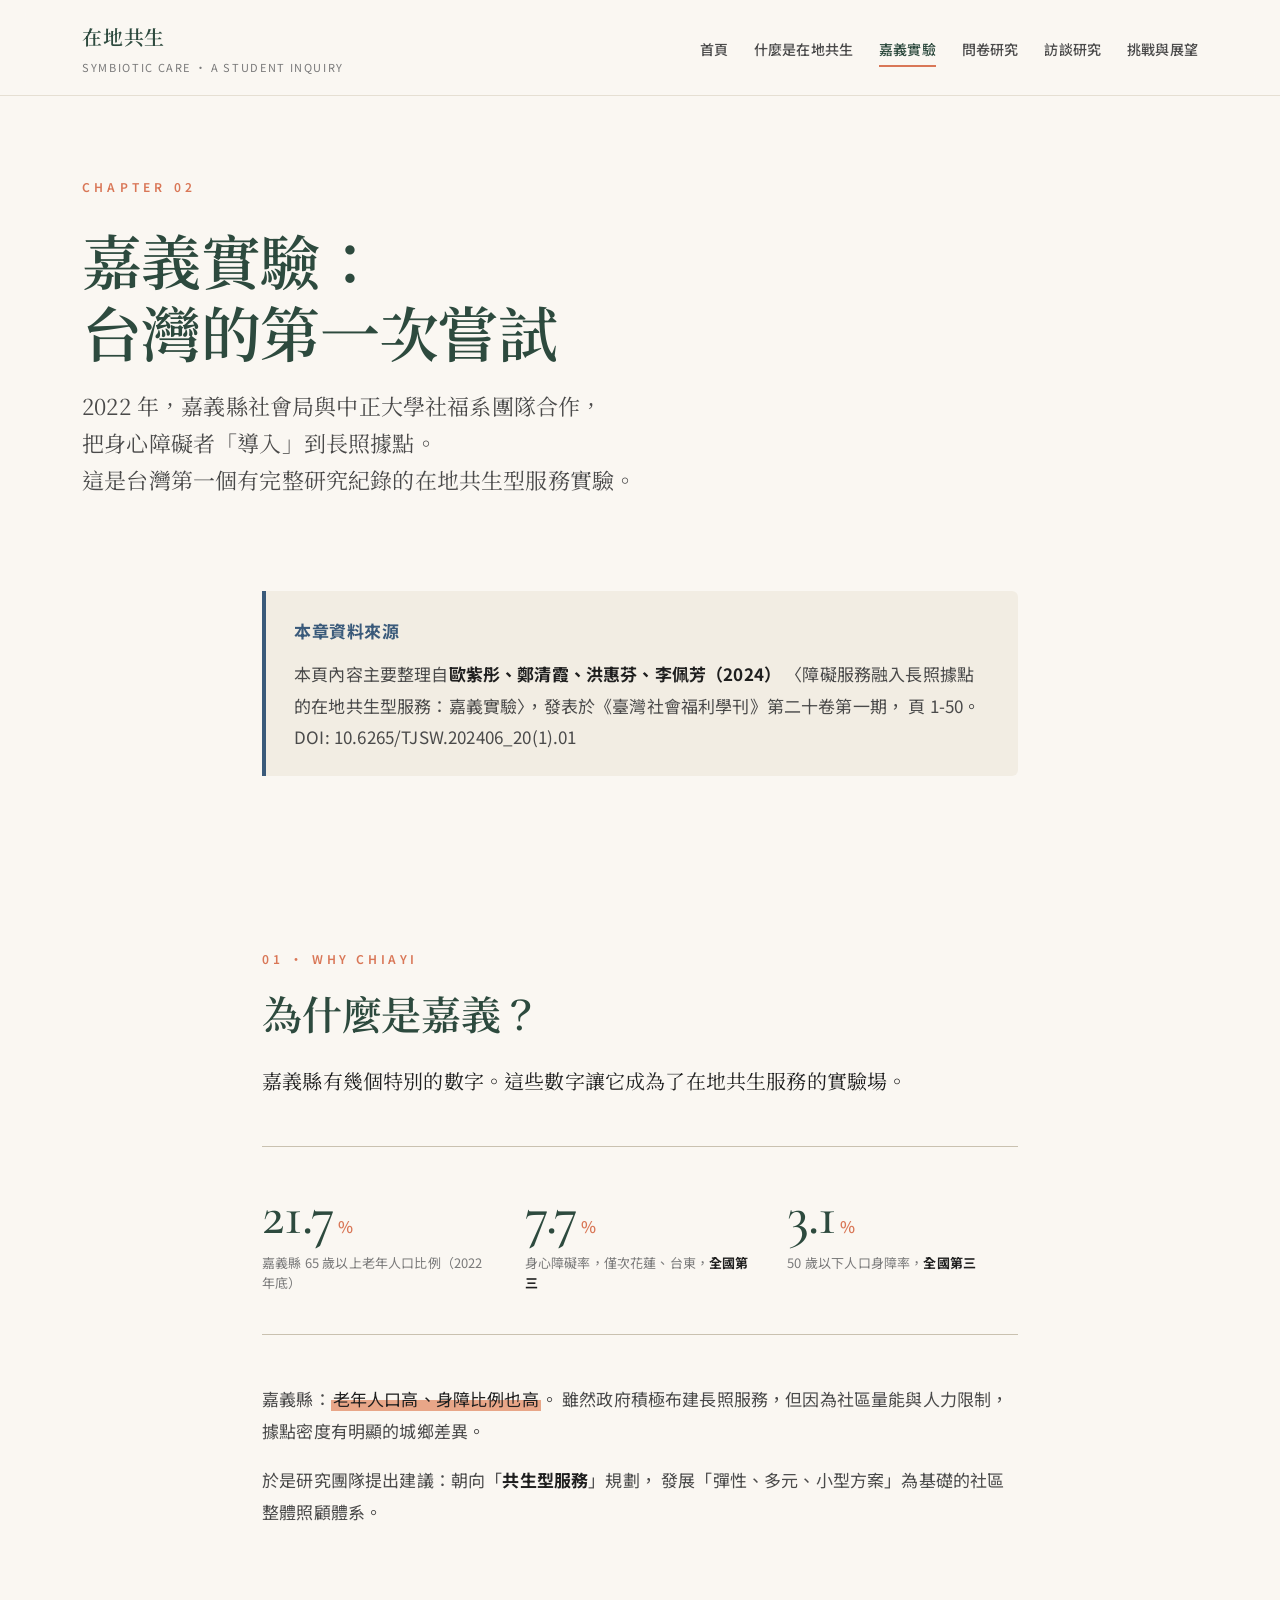
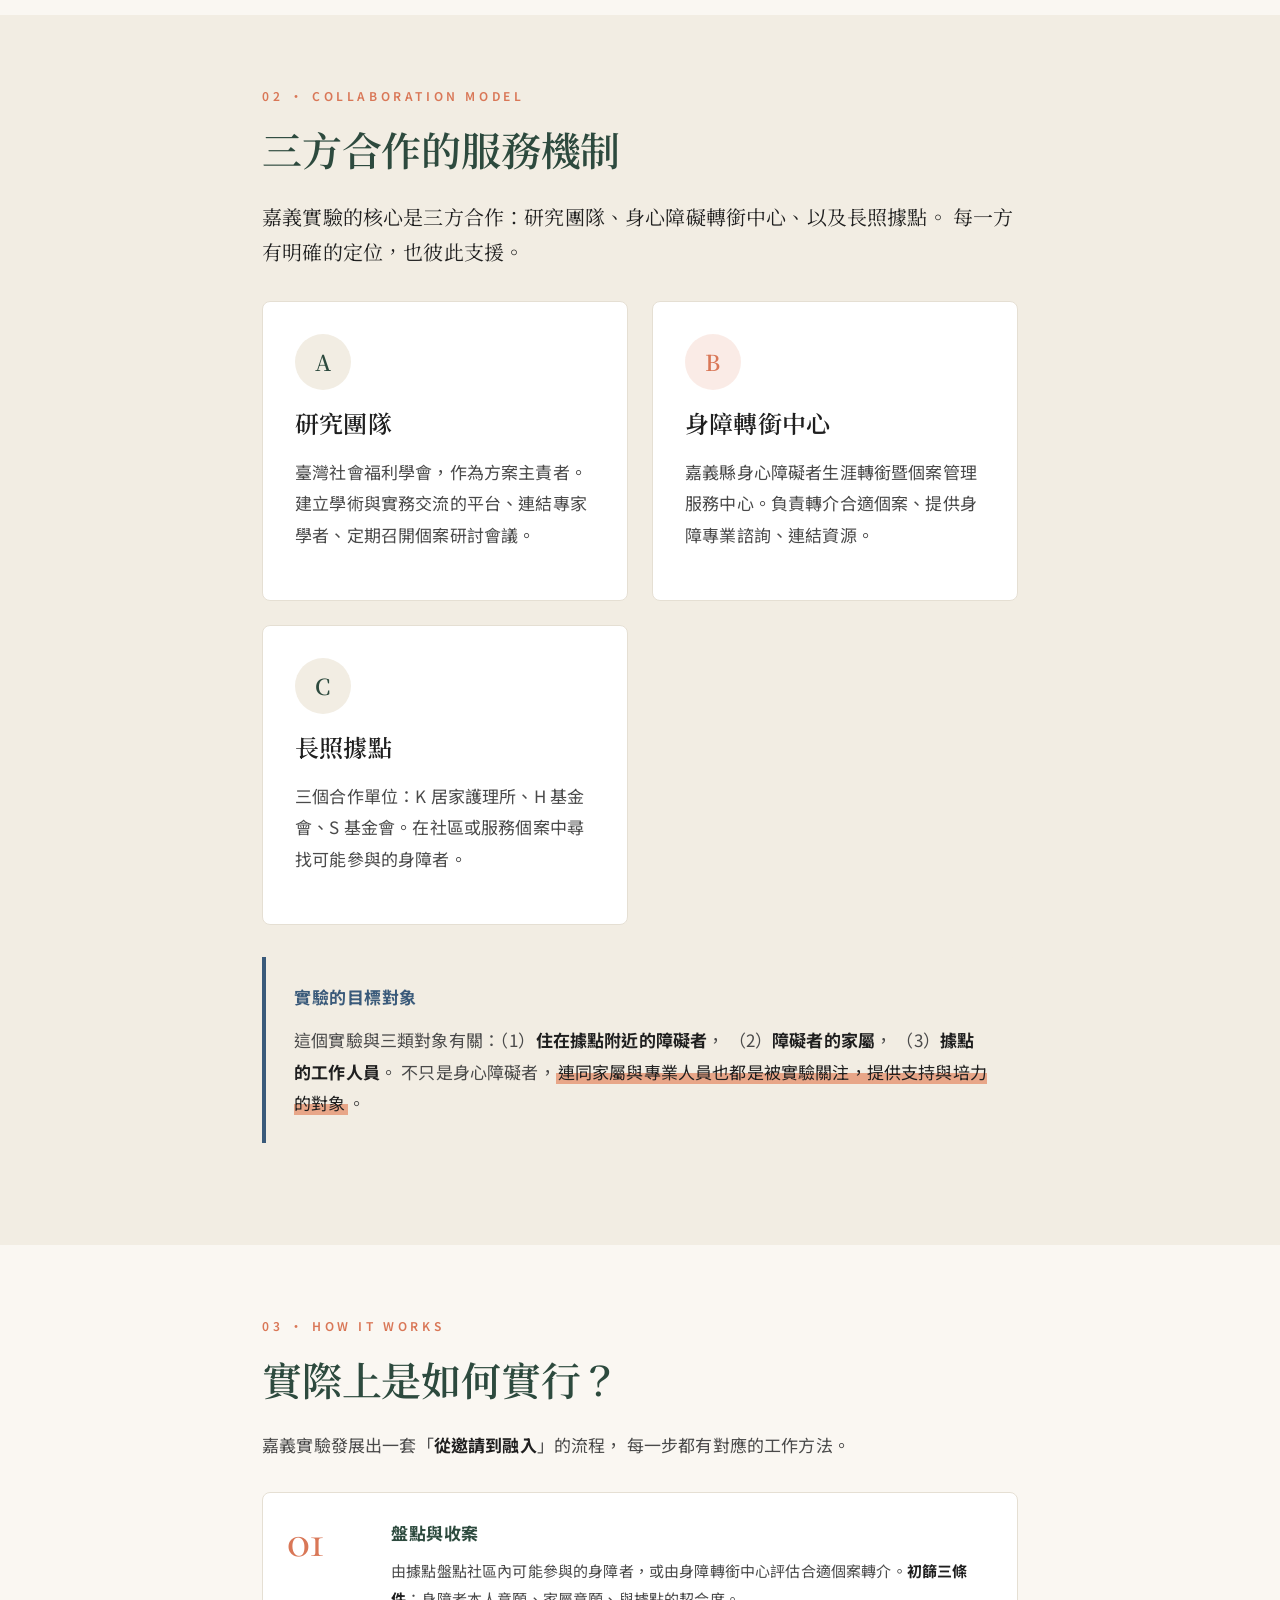
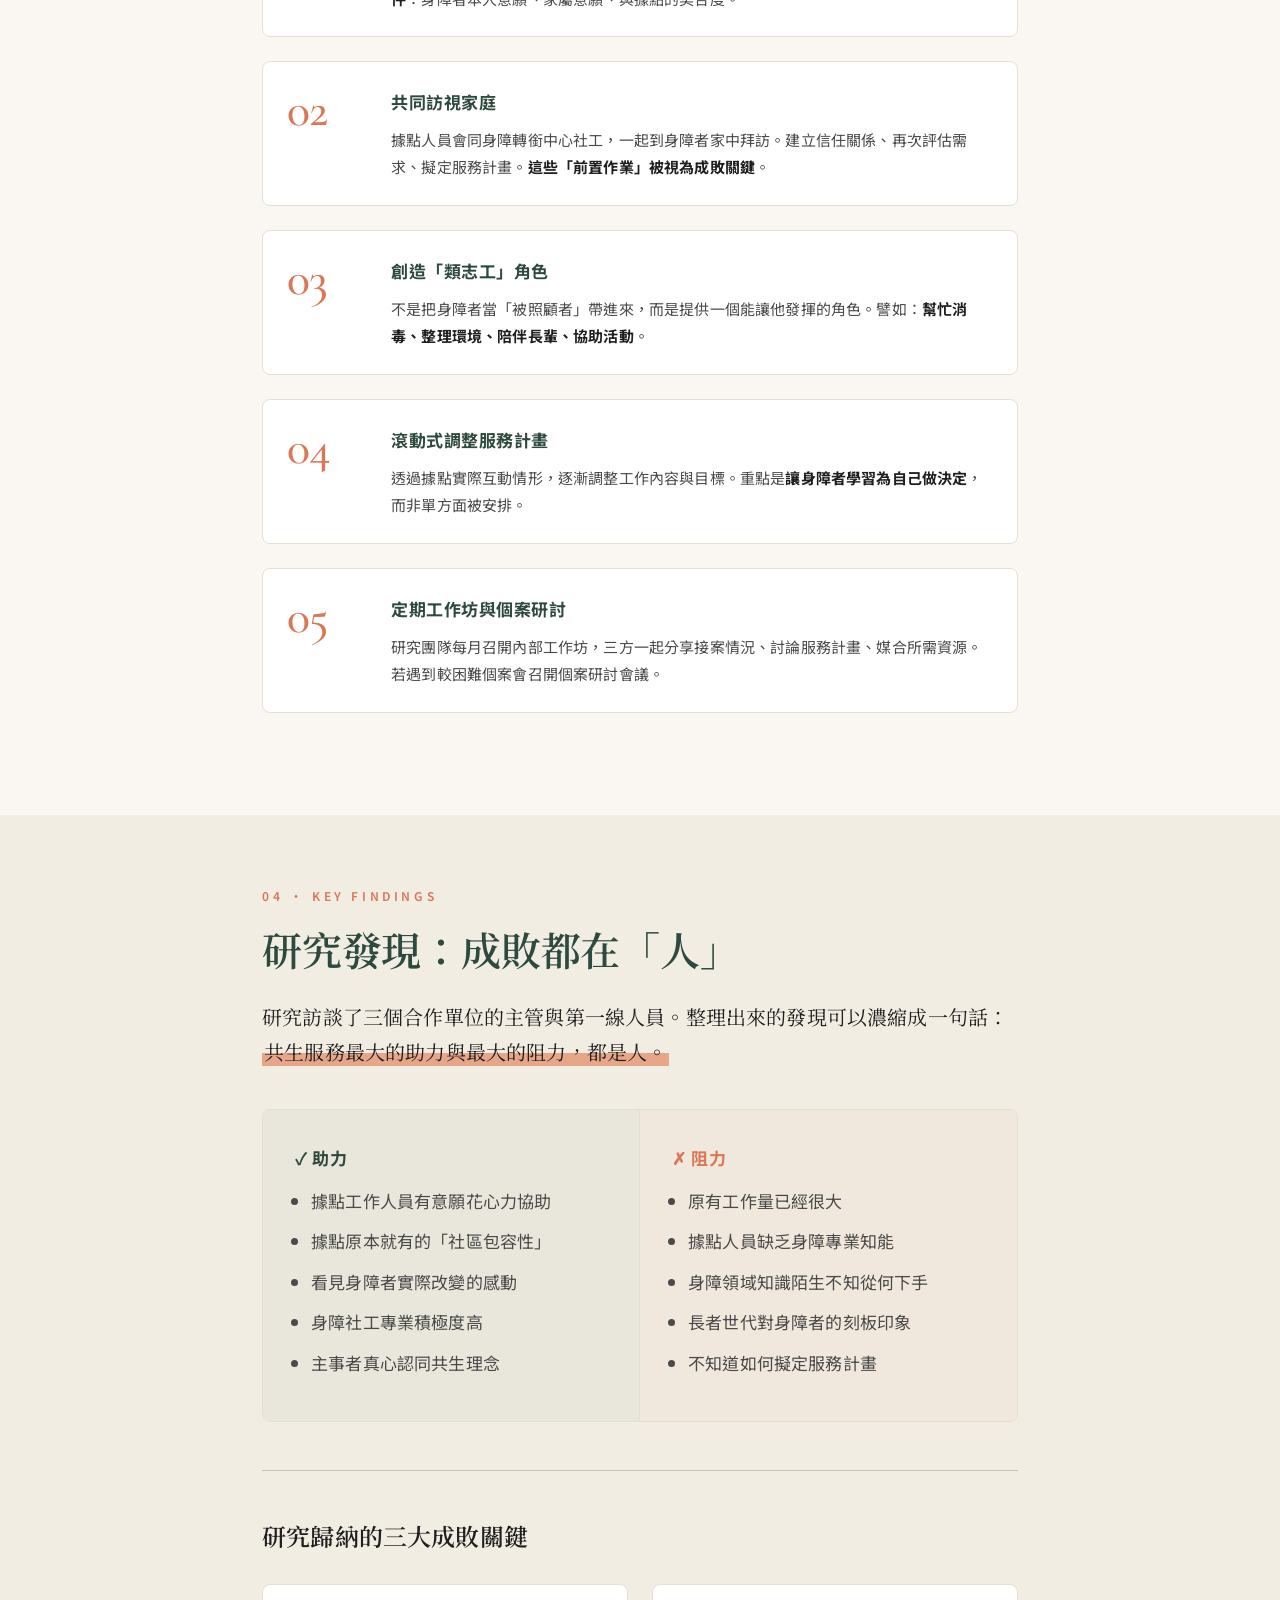
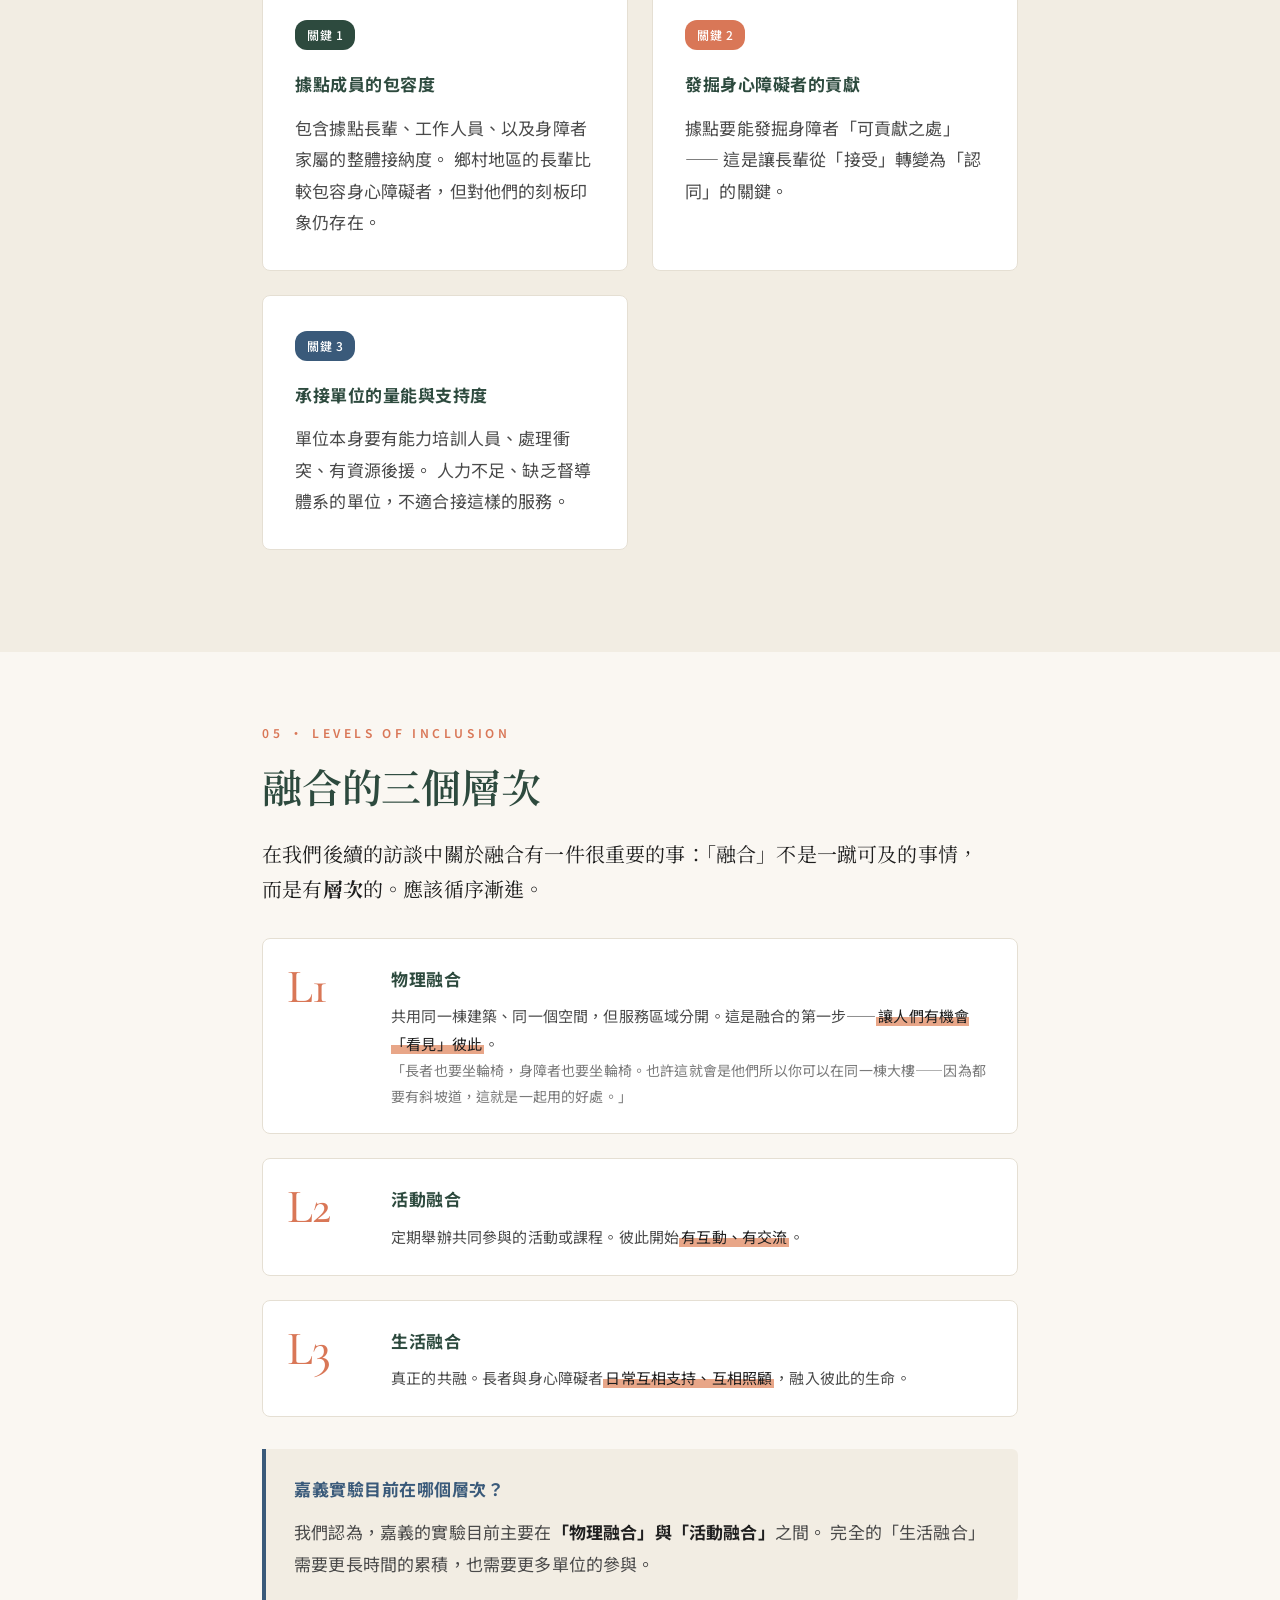
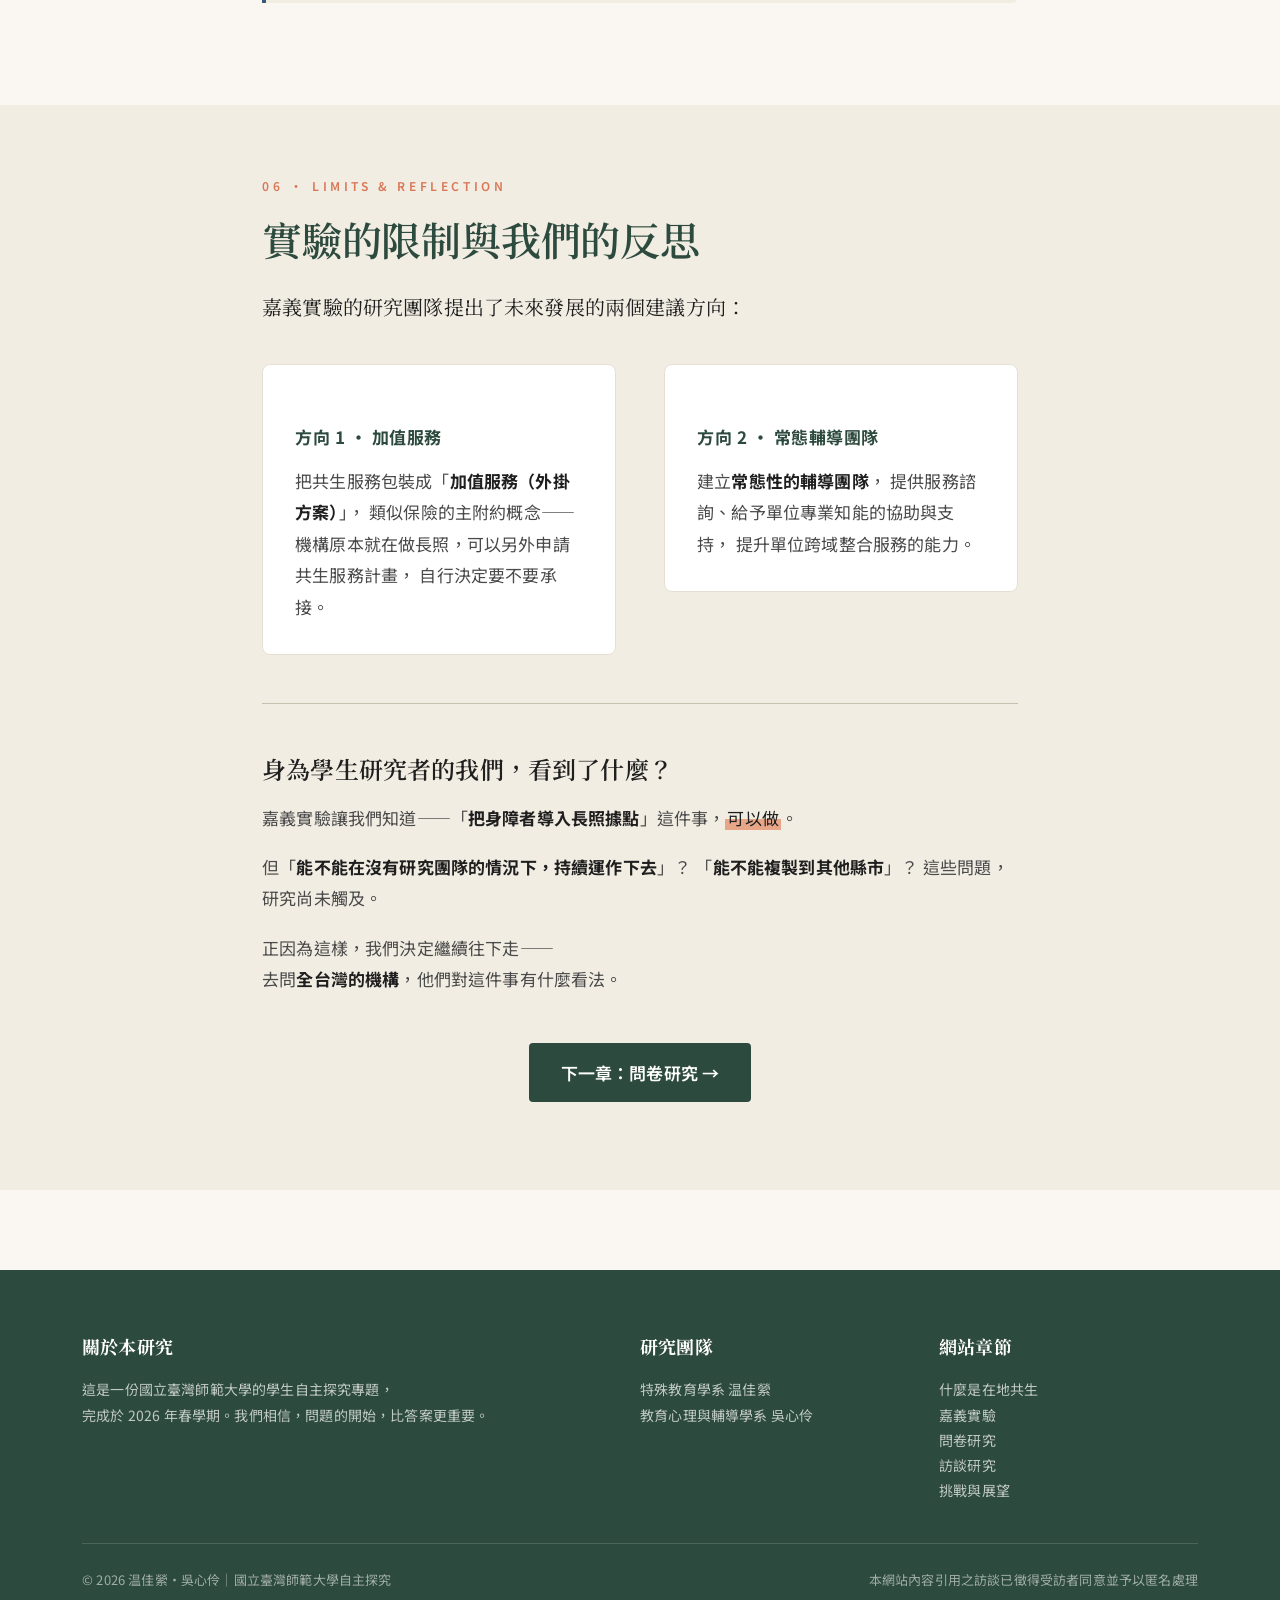
<file: chiayi.html>
<!DOCTYPE html>
<html lang="zh-Hant">
<head>
<meta charset="UTF-8" />
<meta name="viewport" content="width=device-width, initial-scale=1.0" />
<title>嘉義實驗｜台灣第一次嘗試｜在地共生型服務研究</title>
<meta name="description" content="2022 年嘉義縣將身心障礙服務融入長照據點的實驗紀錄。執行流程、助力阻力、收穫與限制。" />
<link rel="preconnect" href="https://fonts.googleapis.com">
<link rel="preconnect" href="https://fonts.gstatic.com" crossorigin>
<link href="https://fonts.googleapis.com/css2?family=Cormorant+Garamond:wght@400;500;600&family=Noto+Sans+TC:wght@400;500;600;700&family=Noto+Serif+TC:wght@400;500;600;700&display=swap" rel="stylesheet">
<style>
/* ============================================
   在地共生型服務專題網站 - 全站樣式
   ============================================ */

/* ----- CSS 變數 ----- */
:root {
  --bg: #FAF7F2;
  --bg-alt: #F2EDE3;
  --bg-card: #FFFFFF;
  --ink: #1F1F1F;
  --ink-soft: #4A4A4A;
  --ink-light: #7A7A7A;
  --primary: #2D4A3E;        /* 深墨綠 */
  --primary-light: #4A6B5C;
  --accent: #D97757;          /* 暖橘 */
  --accent-soft: #E8A688;
  --indigo: #3A5A7A;          /* 靛藍 */
  --border: #E5DFD3;
  --rule: #C9C1B0;

  --font-serif: "Noto Serif TC", "Source Han Serif TC", "PingFang TC", "Songti TC", serif;
  --font-sans: "Noto Sans TC", "PingFang TC", "Microsoft JhengHei", sans-serif;
  --font-num: "Cormorant Garamond", "Noto Serif TC", serif;

  --maxw: 1180px;
  --readw: 720px;
}

/* ----- Reset & Base ----- */
* { box-sizing: border-box; margin: 0; padding: 0; }

html { scroll-behavior: smooth; }

body {
  font-family: var(--font-sans);
  font-size: 17px;
  line-height: 1.85;
  color: var(--ink);
  background: var(--bg);
  -webkit-font-smoothing: antialiased;
  letter-spacing: 0.01em;
}

img { max-width: 100%; display: block; }
a { color: var(--primary); text-decoration: none; transition: color .2s; }
a:hover { color: var(--accent); }

::selection { background: var(--accent); color: #fff; }

/* ----- 導覽列 ----- */
.nav {
  position: sticky;
  top: 0;
  z-index: 100;
  background: rgba(250, 247, 242, 0.92);
  backdrop-filter: blur(12px);
  -webkit-backdrop-filter: blur(12px);
  border-bottom: 1px solid var(--border);
}

.nav-inner {
  max-width: var(--maxw);
  margin: 0 auto;
  padding: 18px 32px;
  display: flex;
  align-items: center;
  justify-content: space-between;
  gap: 32px;
}

.nav-brand {
  font-family: var(--font-serif);
  font-size: 20px;
  font-weight: 600;
  color: var(--primary);
  letter-spacing: 0.04em;
  flex-shrink: 0;
}

.nav-brand small {
  display: block;
  font-family: var(--font-sans);
  font-size: 11px;
  font-weight: 400;
  color: var(--ink-light);
  letter-spacing: 0.15em;
  margin-top: 2px;
}

.nav-links {
  display: flex;
  gap: 26px;
  list-style: none;
  flex-wrap: wrap;
}

.nav-links a {
  font-size: 14px;
  color: var(--ink-soft);
  font-weight: 500;
  padding: 6px 0;
  border-bottom: 2px solid transparent;
  transition: all .2s;
}

.nav-links a:hover,
.nav-links a.active {
  color: var(--primary);
  border-bottom-color: var(--accent);
}

.nav-toggle {
  display: none;
  background: none;
  border: 1px solid var(--border);
  padding: 8px 14px;
  font-size: 14px;
  cursor: pointer;
  color: var(--ink-soft);
  border-radius: 4px;
}

@media (max-width: 880px) {
  .nav-toggle { display: block; }
  .nav-links {
    display: none;
    position: absolute;
    top: 100%;
    left: 0;
    right: 0;
    background: var(--bg);
    padding: 24px 32px;
    flex-direction: column;
    gap: 18px;
    border-bottom: 1px solid var(--border);
  }
  .nav-links.open { display: flex; }
}

/* ----- 通用容器 ----- */
.container {
  max-width: var(--maxw);
  margin: 0 auto;
  padding: 0 32px;
}

.container-narrow {
  max-width: 820px;
  margin: 0 auto;
  padding: 0 32px;
}

@media (max-width: 640px) {
  .container, .container-narrow {
    padding: 0 24px;
  }
}

/* ----- Hero / 頁首區 ----- */
.hero {
  padding: 80px 0 60px;
  position: relative;
}

.hero-eyebrow {
  font-family: var(--font-sans);
  font-size: 12px;
  font-weight: 600;
  letter-spacing: 0.35em;
  color: var(--accent);
  text-transform: uppercase;
  margin-bottom: 24px;
}

.hero h1 {
  font-family: var(--font-serif);
  font-size: clamp(36px, 6vw, 60px);
  font-weight: 600;
  line-height: 1.2;
  color: var(--primary);
  margin-bottom: 20px;
  letter-spacing: -0.01em;
}

.hero-sub {
  font-family: var(--font-serif);
  font-size: clamp(18px, 2.4vw, 22px);
  line-height: 1.7;
  color: var(--ink-soft);
  max-width: 680px;
}

.hero-meta {
  margin-top: 40px;
  padding-top: 24px;
  border-top: 1px solid var(--border);
  display: flex;
  gap: 40px;
  flex-wrap: wrap;
  font-size: 13px;
  color: var(--ink-light);
  letter-spacing: 0.05em;
}

.hero-meta span strong {
  display: block;
  color: var(--ink);
  font-size: 15px;
  font-weight: 600;
  margin-bottom: 2px;
  letter-spacing: 0.02em;
}

/* ----- 區段標題 ----- */
.section {
  padding: 70px 0;
}

.section-eyebrow {
  font-family: var(--font-sans);
  font-size: 12px;
  font-weight: 600;
  letter-spacing: 0.3em;
  color: var(--accent);
  text-transform: uppercase;
  margin-bottom: 16px;
}

.section h2 {
  font-family: var(--font-serif);
  font-size: clamp(28px, 4vw, 40px);
  font-weight: 600;
  line-height: 1.3;
  color: var(--primary);
  margin-bottom: 24px;
  letter-spacing: -0.005em;
}

.section h3 {
  font-family: var(--font-serif);
  font-size: 24px;
  font-weight: 600;
  line-height: 1.4;
  color: var(--ink);
  margin: 40px 0 16px;
}

.section h4 {
  font-family: var(--font-sans);
  font-size: 17px;
  font-weight: 700;
  color: var(--primary);
  margin: 24px 0 12px;
  letter-spacing: 0.03em;
}

.section p {
  margin-bottom: 18px;
  color: var(--ink-soft);
}

.section p.lead {
  font-family: var(--font-serif);
  font-size: 20px;
  line-height: 1.75;
  color: var(--ink);
  margin-bottom: 32px;
}

/* ----- 段落內標記 ----- */
mark {
  background: linear-gradient(transparent 55%, var(--accent-soft) 55%);
  padding: 0 2px;
  color: var(--ink);
}

strong { color: var(--ink); font-weight: 700; }

blockquote {
  font-family: var(--font-serif);
  font-size: 22px;
  line-height: 1.6;
  color: var(--primary);
  border-left: 3px solid var(--accent);
  padding: 12px 0 12px 28px;
  margin: 32px 0;
  font-style: italic;
}

blockquote cite {
  display: block;
  font-family: var(--font-sans);
  font-size: 13px;
  font-style: normal;
  color: var(--ink-light);
  margin-top: 12px;
  letter-spacing: 0.08em;
}

/* ----- 卡片 ----- */
.card {
  background: var(--bg-card);
  border: 1px solid var(--border);
  border-radius: 8px;
  padding: 32px;
  transition: transform .25s, box-shadow .25s;
}

.card:hover {
  transform: translateY(-2px);
  box-shadow: 0 12px 32px rgba(45, 74, 62, 0.08);
}

.card h3 {
  margin-top: 0;
}

.card-grid {
  display: grid;
  grid-template-columns: repeat(auto-fit, minmax(280px, 1fr));
  gap: 24px;
  margin: 32px 0;
}

/* ----- 大數字 ----- */
.big-stat {
  font-family: var(--font-num);
  font-size: clamp(60px, 10vw, 110px);
  font-weight: 500;
  line-height: 1;
  color: var(--primary);
  letter-spacing: -0.03em;
}

.big-stat sup {
  font-size: 0.4em;
  font-weight: 400;
  color: var(--accent);
  margin-left: 4px;
  vertical-align: super;
}

.stat-label {
  font-size: 14px;
  color: var(--ink-light);
  letter-spacing: 0.08em;
  margin-top: 8px;
}

/* ----- 數據網格 ----- */
.stats-grid {
  display: grid;
  grid-template-columns: repeat(auto-fit, minmax(200px, 1fr));
  gap: 32px;
  margin: 48px 0;
  padding: 40px 0;
  border-top: 1px solid var(--rule);
  border-bottom: 1px solid var(--rule);
}

.stat-block .num {
  font-family: var(--font-num);
  font-size: 56px;
  font-weight: 500;
  color: var(--primary);
  line-height: 1;
  letter-spacing: -0.02em;
}

.stat-block .unit {
  font-family: var(--font-sans);
  font-size: 16px;
  color: var(--accent);
  margin-left: 4px;
  font-weight: 500;
}

.stat-block .desc {
  font-size: 13px;
  color: var(--ink-light);
  margin-top: 10px;
  line-height: 1.6;
}

/* ----- 互動長條圖 ----- */
.bar-chart { margin: 24px 0; }

.bar-item {
  margin-bottom: 14px;
}

.bar-label {
  display: flex;
  justify-content: space-between;
  align-items: baseline;
  margin-bottom: 6px;
  font-size: 14px;
  color: var(--ink-soft);
}

.bar-label .count {
  font-family: var(--font-num);
  font-size: 18px;
  font-weight: 600;
  color: var(--primary);
}

.bar-track {
  height: 28px;
  background: var(--bg-alt);
  border-radius: 4px;
  overflow: hidden;
  position: relative;
}

.bar-fill {
  height: 100%;
  background: linear-gradient(90deg, var(--primary) 0%, var(--primary-light) 100%);
  border-radius: 4px;
  width: 0;
  transition: width 1.2s cubic-bezier(.2, .8, .3, 1);
}

.bar-fill.accent {
  background: linear-gradient(90deg, var(--accent) 0%, var(--accent-soft) 100%);
}

.bar-fill.indigo {
  background: linear-gradient(90deg, var(--indigo) 0%, #5a7a9a 100%);
}

/* ----- 兩欄對照 ----- */
.compare {
  display: grid;
  grid-template-columns: 1fr 1fr;
  gap: 0;
  margin: 40px 0;
  border: 1px solid var(--border);
  border-radius: 8px;
  overflow: hidden;
}

.compare > div {
  padding: 32px;
}

.compare > div:first-child {
  background: rgba(45, 74, 62, 0.04);
  border-right: 1px solid var(--border);
}

.compare > div:last-child {
  background: rgba(217, 119, 87, 0.04);
}

.compare h4 {
  margin-top: 0;
}

@media (max-width: 700px) {
  .compare {
    grid-template-columns: 1fr;
  }
  .compare > div:first-child {
    border-right: none;
    border-bottom: 1px solid var(--border);
  }
}

/* ----- 時間軸 / 步驟 ----- */
.steps {
  display: grid;
  gap: 24px;
  margin: 32px 0;
}

.step {
  display: grid;
  grid-template-columns: 80px 1fr;
  gap: 24px;
  padding: 24px;
  background: var(--bg-card);
  border: 1px solid var(--border);
  border-radius: 8px;
}

.step-num {
  font-family: var(--font-num);
  font-size: 48px;
  font-weight: 500;
  color: var(--accent);
  line-height: 1;
  letter-spacing: -0.03em;
}

.step h4 { margin-top: 0; margin-bottom: 8px; }
.step p { margin-bottom: 0; font-size: 15px; }

@media (max-width: 580px) {
  .step {
    grid-template-columns: 1fr;
    gap: 12px;
  }
  .step-num { font-size: 36px; }
}

/* ----- 引言區塊 / 訪談金句 ----- */
.quote-card {
  background: var(--bg-card);
  border: 1px solid var(--border);
  border-left: 4px solid var(--accent);
  padding: 32px;
  margin: 24px 0;
  border-radius: 0 8px 8px 0;
}

.quote-card .quote-mark {
  font-family: var(--font-serif);
  font-size: 56px;
  line-height: 1;
  color: var(--accent);
  opacity: 0.4;
  margin-bottom: -16px;
}

.quote-card p {
  font-family: var(--font-serif);
  font-size: 19px;
  line-height: 1.7;
  color: var(--ink);
  margin-bottom: 14px;
}

.quote-card .speaker {
  font-family: var(--font-sans);
  font-size: 13px;
  color: var(--ink-light);
  letter-spacing: 0.1em;
}

.quote-card .speaker strong {
  color: var(--primary);
}

/* ----- 標籤 ----- */
.tag {
  display: inline-block;
  padding: 4px 12px;
  font-size: 12px;
  font-weight: 500;
  background: var(--bg-alt);
  color: var(--ink-soft);
  border-radius: 12px;
  margin-right: 6px;
  margin-bottom: 6px;
  letter-spacing: 0.05em;
}

.tag.primary { background: var(--primary); color: #fff; }
.tag.accent { background: var(--accent); color: #fff; }

/* ----- 標籤頁切換 ----- */
.tabs {
  margin: 32px 0;
}

.tab-btns {
  display: flex;
  gap: 4px;
  border-bottom: 1px solid var(--border);
  margin-bottom: 24px;
  flex-wrap: wrap;
}

.tab-btn {
  background: none;
  border: none;
  padding: 12px 20px;
  font-family: var(--font-sans);
  font-size: 15px;
  color: var(--ink-light);
  cursor: pointer;
  border-bottom: 2px solid transparent;
  margin-bottom: -1px;
  transition: all .2s;
  font-weight: 500;
}

.tab-btn:hover {
  color: var(--ink);
}

.tab-btn.active {
  color: var(--primary);
  border-bottom-color: var(--accent);
  font-weight: 600;
}

.tab-content { display: none; }
.tab-content.active { display: block; animation: fadeIn .4s ease; }

@keyframes fadeIn {
  from { opacity: 0; transform: translateY(8px); }
  to { opacity: 1; transform: translateY(0); }
}

/* ----- 訊息提示框 ----- */
.callout {
  background: var(--bg-alt);
  border-left: 4px solid var(--indigo);
  padding: 24px 28px;
  margin: 32px 0;
  border-radius: 0 6px 6px 0;
}

.callout h4 {
  margin-top: 0;
  color: var(--indigo);
}

.callout p:last-child { margin-bottom: 0; }

/* ----- 列表 ----- */
.section ul, .section ol {
  margin: 16px 0 24px 24px;
  color: var(--ink-soft);
}

.section li {
  margin-bottom: 10px;
  line-height: 1.8;
}

/* ----- 頁尾 ----- */
.footer {
  margin-top: 80px;
  padding: 60px 0 40px;
  background: var(--primary);
  color: rgba(255, 255, 255, 0.85);
}

.footer-inner {
  max-width: var(--maxw);
  margin: 0 auto;
  padding: 0 32px;
}

.footer-grid {
  display: grid;
  grid-template-columns: 2fr 1fr 1fr;
  gap: 40px;
  margin-bottom: 40px;
}

@media (max-width: 700px) {
  .footer-grid {
    grid-template-columns: 1fr;
    gap: 24px;
  }
}

.footer h4 {
  font-family: var(--font-serif);
  font-size: 18px;
  color: #fff;
  margin-bottom: 14px;
}

.footer p, .footer li {
  font-size: 14px;
  color: rgba(255, 255, 255, 0.7);
  line-height: 1.8;
}

.footer ul { list-style: none; padding: 0; }

.footer-bottom {
  padding-top: 24px;
  border-top: 1px solid rgba(255, 255, 255, 0.15);
  display: flex;
  justify-content: space-between;
  font-size: 13px;
  color: rgba(255, 255, 255, 0.55);
  flex-wrap: wrap;
  gap: 12px;
}

/* ----- 頁面內錨點導覽 ----- */
.toc {
  background: var(--bg-card);
  border: 1px solid var(--border);
  border-radius: 8px;
  padding: 24px;
  margin: 40px 0;
}

.toc-title {
  font-family: var(--font-sans);
  font-size: 12px;
  font-weight: 600;
  letter-spacing: 0.2em;
  color: var(--ink-light);
  margin-bottom: 14px;
  text-transform: uppercase;
}

.toc ol {
  list-style: none;
  counter-reset: toc;
  margin: 0;
  padding: 0;
}

.toc li {
  counter-increment: toc;
  padding: 6px 0;
  border-bottom: 1px dashed var(--border);
}

.toc li:last-child { border-bottom: none; }

.toc li::before {
  content: counter(toc, decimal-leading-zero);
  font-family: var(--font-num);
  font-size: 14px;
  color: var(--accent);
  margin-right: 12px;
  font-weight: 600;
}

.toc a {
  font-size: 15px;
  color: var(--ink-soft);
}

.toc a:hover { color: var(--accent); }

/* ----- 圖片說明 ----- */
.figure {
  margin: 32px 0;
}

.figure-caption {
  font-size: 13px;
  color: var(--ink-light);
  margin-top: 10px;
  text-align: center;
  font-style: italic;
}

/* ----- 強調區塊 ----- */
.highlight-box {
  background: linear-gradient(135deg, rgba(45, 74, 62, 0.95), rgba(45, 74, 62, 0.85));
  color: #fff;
  padding: 48px 40px;
  border-radius: 12px;
  margin: 48px 0;
}

.highlight-box h3 {
  color: #fff;
  font-family: var(--font-serif);
  margin-top: 0;
}

.highlight-box p {
  color: rgba(255, 255, 255, 0.9);
}

.highlight-box .big-stat {
  color: var(--accent-soft);
}

/* ----- 表格 ----- */
table {
  width: 100%;
  border-collapse: collapse;
  margin: 24px 0;
  font-size: 15px;
}

th, td {
  text-align: left;
  padding: 14px 16px;
  border-bottom: 1px solid var(--border);
}

th {
  font-family: var(--font-sans);
  font-weight: 600;
  color: var(--primary);
  background: var(--bg-alt);
  font-size: 13px;
  letter-spacing: 0.05em;
}

td { color: var(--ink-soft); }

/* ----- 響應式調整 ----- */
@media (max-width: 640px) {
  body { font-size: 16px; }
  .section { padding: 50px 0; }
  .hero { padding: 50px 0 40px; }
  .card { padding: 24px; }
  .highlight-box { padding: 32px 24px; }
}

/* ----- 動畫進場 ----- */
.fade-in {
  opacity: 0;
  transform: translateY(20px);
  animation: fadeUp .8s ease forwards;
}

.fade-in.delay-1 { animation-delay: 0.1s; }
.fade-in.delay-2 { animation-delay: 0.2s; }
.fade-in.delay-3 { animation-delay: 0.3s; }
.fade-in.delay-4 { animation-delay: 0.4s; }

@keyframes fadeUp {
  to {
    opacity: 1;
    transform: translateY(0);
  }
}

/* ----- 滾動觸發 ----- */
.reveal {
  opacity: 0;
  transform: translateY(30px);
  transition: opacity .8s ease, transform .8s ease;
}

.reveal.is-visible {
  opacity: 1;
  transform: translateY(0);
}

/* ----- 圖示插畫 ----- */
.icon-circle {
  width: 56px;
  height: 56px;
  background: var(--bg-alt);
  border-radius: 50%;
  display: flex;
  align-items: center;
  justify-content: center;
  font-family: var(--font-serif);
  font-size: 22px;
  color: var(--primary);
  font-weight: 600;
  margin-bottom: 16px;
}

.icon-circle.accent {
  background: rgba(217, 119, 87, 0.15);
  color: var(--accent);
}

/* ----- 雙欄佈局 ----- */
.two-col {
  display: grid;
  grid-template-columns: 1fr 1fr;
  gap: 48px;
  margin: 40px 0;
  align-items: start;
}

@media (max-width: 760px) {
  .two-col {
    grid-template-columns: 1fr;
    gap: 32px;
  }
}

/* ----- 分隔線 ----- */
.divider {
  border: none;
  border-top: 1px solid var(--rule);
  margin: 48px 0;
  position: relative;
}

.divider.ornament::after {
  content: "✣";
  position: absolute;
  top: -14px;
  left: 50%;
  transform: translateX(-50%);
  background: var(--bg);
  padding: 0 16px;
  color: var(--accent);
  font-size: 16px;
}

</style>
</head>
<body>

<!-- 導覽列 -->
<nav class="nav">
  <div class="nav-inner">
    <div class="nav-brand">
      在地共生
      <small>SYMBIOTIC CARE · A STUDENT INQUIRY</small>
    </div>
    <button class="nav-toggle">選單</button>
    <ul class="nav-links">
      <li><a href="index.html">首頁</a></li>
      <li><a href="concept.html">什麼是在地共生</a></li>
      <li><a href="chiayi.html">嘉義實驗</a></li>
      <li><a href="survey.html">問卷研究</a></li>
      <li><a href="interview.html">訪談研究</a></li>
      <li><a href="future.html">挑戰與展望</a></li>
    </ul>
  </div>
</nav>

<!-- Hero -->
<section class="hero">
  <div class="container">
    <div class="hero-eyebrow fade-in">CHAPTER 02</div>
    <h1 class="fade-in delay-1">嘉義實驗：<br>台灣的第一次嘗試</h1>
    <p class="hero-sub fade-in delay-2">
      2022 年，嘉義縣社會局與中正大學社福系團隊合作，<br>
      把身心障礙者「導入」到長照據點。<br>
      這是台灣第一個有完整研究紀錄的在地共生型服務實驗。
    </p>
  </div>
</section>

<!-- 來源說明 -->
<section class="section" style="padding-top:0;">
  <div class="container-narrow">
    <div class="callout reveal">
      <h4>本章資料來源</h4>
      <p style="margin-bottom:0;">
        本頁內容主要整理自<strong>歐紫彤、鄭清霞、洪惠芬、李佩芳（2024）</strong>
        〈障礙服務融入長照據點的在地共生型服務：嘉義實驗〉，發表於《臺灣社會福利學刊》第二十卷第一期，
        頁 1-50。DOI: 10.6265/TJSW.202406_20(1).01
      </p>
    </div>
  </div>
</section>

<!-- 背景 -->
<section class="section">
  <div class="container-narrow">
    <div class="reveal">
      <div class="section-eyebrow">01 · WHY CHIAYI</div>
      <h2>為什麼是嘉義？</h2>
      <p class="lead">
        嘉義縣有幾個特別的數字。這些數字讓它成為了在地共生服務的實驗場。
      </p>

      <div class="stats-grid">
        <div class="stat-block">
          <span class="num" data-count="21.69">0</span><span class="unit">%</span>
          <div class="desc">嘉義縣 65 歲以上老年人口比例（2022 年底）</div>
        </div>
        <div class="stat-block">
          <span class="num" data-count="7.72">0</span><span class="unit">%</span>
          <div class="desc">身心障礙率，僅次花蓮、台東，<strong>全國第三</strong></div>
        </div>
        <div class="stat-block">
          <span class="num" data-count="3.09">0</span><span class="unit">%</span>
          <div class="desc">50 歲以下人口身障率，<strong>全國第三</strong></div>
        </div>
      </div>

      <p>
        嘉義縣：<mark>老年人口高、身障比例也高</mark>。
        雖然政府積極布建長照服務，但因為社區量能與人力限制，據點密度有明顯的城鄉差異。
      </p>

      <p>
        於是研究團隊提出建議：朝向「<strong>共生型服務</strong>」規劃，
        發展「彈性、多元、小型方案」為基礎的社區整體照顧體系。
      </p>
    </div>
  </div>
</section>

<!-- 02 三方合作 -->
<section class="section" id="model" style="background:var(--bg-alt);">
  <div class="container-narrow">
    <div class="reveal">
      <div class="section-eyebrow">02 · COLLABORATION MODEL</div>
      <h2>三方合作的服務機制</h2>
      <p class="lead">
        嘉義實驗的核心是三方合作：研究團隊、身心障礙轉銜中心、以及長照據點。
        每一方有明確的定位，也彼此支援。
      </p>

      <div class="card-grid">
        <div class="card">
          <div class="icon-circle">A</div>
          <h3>研究團隊</h3>
          <p>臺灣社會福利學會，作為方案主責者。建立學術與實務交流的平台、連結專家學者、定期召開個案研討會議。</p>
        </div>
        <div class="card">
          <div class="icon-circle accent">B</div>
          <h3>身障轉銜中心</h3>
          <p>嘉義縣身心障礙者生涯轉銜暨個案管理服務中心。負責轉介合適個案、提供身障專業諮詢、連結資源。</p>
        </div>
        <div class="card">
          <div class="icon-circle">C</div>
          <h3>長照據點</h3>
          <p>三個合作單位：K 居家護理所、H 基金會、S 基金會。在社區或服務個案中尋找可能參與的身障者。</p>
        </div>
      </div>

      <div class="callout">
        <h4>實驗的目標對象</h4>
        <p style="margin-bottom:0;">
          這個實驗與三類對象有關：（1）<strong>住在據點附近的障礙者</strong>，
          （2）<strong>障礙者的家屬</strong>，
          （3）<strong>據點的工作人員</strong>。
          不只是身心障礙者，<mark>連同家屬與專業人員也都是被實驗關注，提供支持與培力的對象</mark>。
        </p>
      </div>
    </div>
  </div>
</section>

<!-- 03 執行流程 -->
<section class="section" id="process">
  <div class="container-narrow">
    <div class="reveal">
      <div class="section-eyebrow">03 · HOW IT WORKS</div>
      <h2>實際上是如何實行？</h2>
      <p>
        嘉義實驗發展出一套「<strong>從邀請到融入</strong>」的流程，
        每一步都有對應的工作方法。
      </p>

      <div class="steps">
        <div class="step reveal">
          <div class="step-num">01</div>
          <div>
            <h4>盤點與收案</h4>
            <p>由據點盤點社區內可能參與的身障者，或由身障轉銜中心評估合適個案轉介。<strong>初篩三條件</strong>：身障者本人意願、家屬意願、與據點的契合度。</p>
          </div>
        </div>

        <div class="step reveal">
          <div class="step-num">02</div>
          <div>
            <h4>共同訪視家庭</h4>
            <p>據點人員會同身障轉銜中心社工，一起到身障者家中拜訪。建立信任關係、再次評估需求、擬定服務計畫。<strong>這些「前置作業」被視為成敗關鍵</strong>。</p>
          </div>
        </div>

        <div class="step reveal">
          <div class="step-num">03</div>
          <div>
            <h4>創造「類志工」角色</h4>
            <p>不是把身障者當「被照顧者」帶進來，而是提供一個能讓他發揮的角色。譬如：<strong>幫忙消毒、整理環境、陪伴長輩、協助活動</strong>。</p>
          </div>
        </div>

        <div class="step reveal">
          <div class="step-num">04</div>
          <div>
            <h4>滾動式調整服務計畫</h4>
            <p>透過據點實際互動情形，逐漸調整工作內容與目標。重點是<strong>讓身障者學習為自己做決定</strong>，而非單方面被安排。</p>
          </div>
        </div>

        <div class="step reveal">
          <div class="step-num">05</div>
          <div>
            <h4>定期工作坊與個案研討</h4>
            <p>研究團隊每月召開內部工作坊，三方一起分享接案情況、討論服務計畫、媒合所需資源。若遇到較困難個案會召開個案研討會議。</p>
          </div>
        </div>
      </div>
    </div>
  </div>
</section>

<!-- 04 助力與阻力 -->
<section class="section" id="findings" style="background:var(--bg-alt);">
  <div class="container-narrow">
    <div class="reveal">
      <div class="section-eyebrow">04 · KEY FINDINGS</div>
      <h2>研究發現：成敗都在「人」</h2>

      <p class="lead">
        研究訪談了三個合作單位的主管與第一線人員。整理出來的發現可以濃縮成一句話：
        <mark>共生服務最大的助力與最大的阻力，都是人。</mark>
      </p>

      <div class="compare">
        <div>
          <h4 style="color:var(--primary);">✓ 助力</h4>
          <ul style="margin:0 0 0 16px;">
            <li>據點工作人員有意願花心力協助</li>
            <li>據點原本就有的「社區包容性」</li>
            <li>看見身障者實際改變的感動</li>
            <li>身障社工專業積極度高</li>
            <li>主事者真心認同共生理念</li>
          </ul>
        </div>
        <div>
          <h4 style="color:var(--accent);">✗ 阻力</h4>
          <ul style="margin:0 0 0 16px;">
            <li>原有工作量已經很大</li>
            <li>據點人員缺乏身障專業知能</li>
            <li>身障領域知識陌生不知從何下手</li>
            <li>長者世代對身障者的刻板印象</li>
            <li>不知道如何擬定服務計畫</li>
          </ul>
        </div>
      </div>
    </div>

    <hr class="divider ornament">

    <!-- 三大成敗關鍵 -->
    <div class="reveal" style="margin-top:48px;">
      <h3>研究歸納的三大成敗關鍵</h3>

      <div class="card-grid">
        <div class="card">
          <span class="tag primary">關鍵 1</span>
          <h4 style="margin-top:12px;">據點成員的包容度</h4>
          <p style="margin-bottom:0;">
            包含據點長輩、工作人員、以及身障者家屬的整體接納度。
            鄉村地區的長輩比較包容身心障礙者，但對他們的刻板印象仍存在。
          </p>
        </div>

        <div class="card">
          <span class="tag accent">關鍵 2</span>
          <h4 style="margin-top:12px;">發掘身心障礙者的貢獻</h4>
          <p style="margin-bottom:0;">
            據點要能發掘身障者「可貢獻之處」——
            這是讓長輩從「接受」轉變為「認同」的關鍵。
          </p>
        </div>

        <div class="card">
          <span class="tag" style="background:var(--indigo);color:#fff;">關鍵 3</span>
          <h4 style="margin-top:12px;">承接單位的量能與支持度</h4>
          <p style="margin-bottom:0;">
            單位本身要有能力培訓人員、處理衝突、有資源後援。
            人力不足、缺乏督導體系的單位，不適合接這樣的服務。
          </p>
        </div>
      </div>
    </div>
  </div>
</section>

<!-- 05 共融三層次 -->
<section class="section">
  <div class="container-narrow">
    <div class="reveal">
      <div class="section-eyebrow">05 · LEVELS OF INCLUSION</div>
      <h2>融合的三個層次</h2>
      <p class="lead">
        在我們後續的訪談中關於融合有一件很重要的事：「融合」不是一蹴可及的事情，<br>
        而是有<strong>層次</strong>的。應該循序漸進。
      </p>

      <div class="steps">
        <div class="step reveal">
          <div class="step-num">L1</div>
          <div>
            <h4>物理融合</h4>
            <p>共用同一棟建築、同一個空間，但服務區域分開。這是融合的第一步——<mark>讓人們有機會「看見」彼此</mark>。</p>
            <p style="font-size:14px;color:var(--ink-light);margin-bottom:0;">
              「長者也要坐輪椅，身障者也要坐輪椅。也許這就會是他們所以你可以在同一棟大樓——因為都要有斜坡道，這就是一起用的好處。」
            </p>
          </div>
        </div>

        <div class="step reveal">
          <div class="step-num">L2</div>
          <div>
            <h4>活動融合</h4>
            <p>定期舉辦共同參與的活動或課程。彼此開始<mark>有互動、有交流</mark>。</p>
          </div>
        </div>

        <div class="step reveal">
          <div class="step-num">L3</div>
          <div>
            <h4>生活融合</h4>
            <p>真正的共融。長者與身心障礙者<mark>日常互相支持、互相照顧</mark>，融入彼此的生命。</p>
          </div>
        </div>
      </div>

      <div class="callout">
        <h4>嘉義實驗目前在哪個層次？</h4>
        <p style="margin-bottom:0;">
          我們認為，嘉義的實驗目前主要在<strong>「物理融合」與「活動融合」</strong>之間。
          完全的「生活融合」需要更長時間的累積，也需要更多單位的參與。
        </p>
      </div>
    </div>
  </div>
</section>

<!-- 06 限制與反思 -->
<section class="section" id="limits" style="background:var(--bg-alt);">
  <div class="container-narrow">
    <div class="reveal">
      <div class="section-eyebrow">06 · LIMITS & REFLECTION</div>
      <h2>實驗的限制與我們的反思</h2>

      <p class="lead">
        嘉義實驗的研究團隊提出了未來發展的兩個建議方向：
      </p>

      <div class="two-col">
        <div class="card">
          <h4>方向 1 · 加值服務</h4>
          <p style="margin-bottom:0;">
            把共生服務包裝成「<strong>加值服務（外掛方案）</strong>」，
            類似保險的主附約概念——
            機構原本就在做長照，可以另外申請共生服務計畫，
            自行決定要不要承接。
          </p>
        </div>
        <div class="card">
          <h4>方向 2 · 常態輔導團隊</h4>
          <p style="margin-bottom:0;">
            建立<strong>常態性的輔導團隊</strong>，
            提供服務諮詢、給予單位專業知能的協助與支持，
            提升單位跨域整合服務的能力。
          </p>
        </div>
      </div>

      <hr class="divider ornament">

      <h3>身為學生研究者的我們，看到了什麼？</h3>

      <p>
        嘉義實驗讓我們知道——「<strong>把身障者導入長照據點</strong>」這件事，<mark>可以做</mark>。
      </p>
      <p>
        但「<strong>能不能在沒有研究團隊的情況下，持續運作下去</strong>」？
        「<strong>能不能複製到其他縣市</strong>」？
        這些問題，研究尚未觸及。
      </p>

      <p>
        正因為這樣，我們決定繼續往下走——<br>
        去問<strong>全台灣的機構</strong>，他們對這件事有什麼看法。
      </p>

      <p style="text-align:center;margin-top:48px;">
        <a href="survey.html" style="display:inline-block;padding:14px 32px;background:var(--primary);color:#fff;border-radius:4px;font-weight:600;">
          下一章：問卷研究 →
        </a>
      </p>
    </div>
  </div>
</section>

<!-- Footer -->
<footer class="footer">
  <div class="footer-inner">
    <div class="footer-grid">
      <div>
        <h4>關於本研究</h4>
        <p>
          這是一份國立臺灣師範大學的學生自主探究專題，<br>
          完成於 2026 年春學期。我們相信，問題的開始，比答案更重要。
        </p>
      </div>
      <div>
        <h4>研究團隊</h4>
        <ul>
          <li>特殊教育學系 温佳縈</li>
          <li>教育心理與輔導學系 吳心伶</li>
        </ul>
      </div>
      <div>
        <h4>網站章節</h4>
        <ul>
          <li><a href="concept.html" style="color:rgba(255,255,255,0.7);">什麼是在地共生</a></li>
          <li><a href="chiayi.html" style="color:rgba(255,255,255,0.7);">嘉義實驗</a></li>
          <li><a href="survey.html" style="color:rgba(255,255,255,0.7);">問卷研究</a></li>
          <li><a href="interview.html" style="color:rgba(255,255,255,0.7);">訪談研究</a></li>
          <li><a href="future.html" style="color:rgba(255,255,255,0.7);">挑戰與展望</a></li>
        </ul>
      </div>
    </div>
    <div class="footer-bottom">
      <span>© 2026 温佳縈・吳心伶｜國立臺灣師範大學自主探究</span>
      <span>本網站內容引用之訪談已徵得受訪者同意並予以匿名處理</span>
    </div>
  </div>
</footer>

<script>
/* ============================================
   在地共生型服務專題網站 - 共用腳本
   ============================================ */

document.addEventListener('DOMContentLoaded', () => {

  /* ----- 行動裝置導覽切換 ----- */
  const navToggle = document.querySelector('.nav-toggle');
  const navLinks = document.querySelector('.nav-links');
  if (navToggle && navLinks) {
    navToggle.addEventListener('click', () => {
      navLinks.classList.toggle('open');
    });
  }

  /* ----- 標記當前頁面導覽連結 ----- */
  const currentPage = window.location.pathname.split('/').pop() || 'index.html';
  document.querySelectorAll('.nav-links a').forEach(link => {
    const href = link.getAttribute('href');
    if (href === currentPage || (currentPage === '' && href === 'index.html')) {
      link.classList.add('active');
    }
  });

  /* ----- 滾動觸發進場動畫 ----- */
  const observerOptions = {
    threshold: 0.12,
    rootMargin: '0px 0px -60px 0px'
  };

  const observer = new IntersectionObserver((entries) => {
    entries.forEach(entry => {
      if (entry.isIntersecting) {
        entry.target.classList.add('is-visible');

        /* 觸發長條圖填充動畫 */
        const bars = entry.target.querySelectorAll('.bar-fill');
        bars.forEach(bar => {
          const targetWidth = bar.getAttribute('data-width');
          if (targetWidth) {
            setTimeout(() => {
              bar.style.width = targetWidth + '%';
            }, 150);
          }
        });

        /* 觸發數字滾動 */
        const counters = entry.target.querySelectorAll('[data-count]');
        counters.forEach(counter => {
          if (counter.dataset.counted) return;
          counter.dataset.counted = 'true';
          const target = parseFloat(counter.getAttribute('data-count'));
          const duration = 1400;
          const isFloat = target % 1 !== 0;
          let startTime = null;

          function step(timestamp) {
            if (!startTime) startTime = timestamp;
            const progress = Math.min((timestamp - startTime) / duration, 1);
            const eased = 1 - Math.pow(1 - progress, 3);
            const value = target * eased;
            counter.textContent = isFloat ? value.toFixed(1) : Math.floor(value).toLocaleString();
            if (progress < 1) requestAnimationFrame(step);
          }
          requestAnimationFrame(step);
        });

        observer.unobserve(entry.target);
      }
    });
  }, observerOptions);

  document.querySelectorAll('.reveal, .bar-chart, .stats-grid').forEach(el => {
    observer.observe(el);
  });

  /* ----- 標籤頁切換 ----- */
  document.querySelectorAll('.tabs').forEach(tabContainer => {
    const buttons = tabContainer.querySelectorAll('.tab-btn');
    const contents = tabContainer.querySelectorAll('.tab-content');

    buttons.forEach((btn, idx) => {
      btn.addEventListener('click', () => {
        buttons.forEach(b => b.classList.remove('active'));
        contents.forEach(c => c.classList.remove('active'));
        btn.classList.add('active');
        if (contents[idx]) contents[idx].classList.add('active');
      });
    });
  });

});

</script>
</body>
</html>
</file>
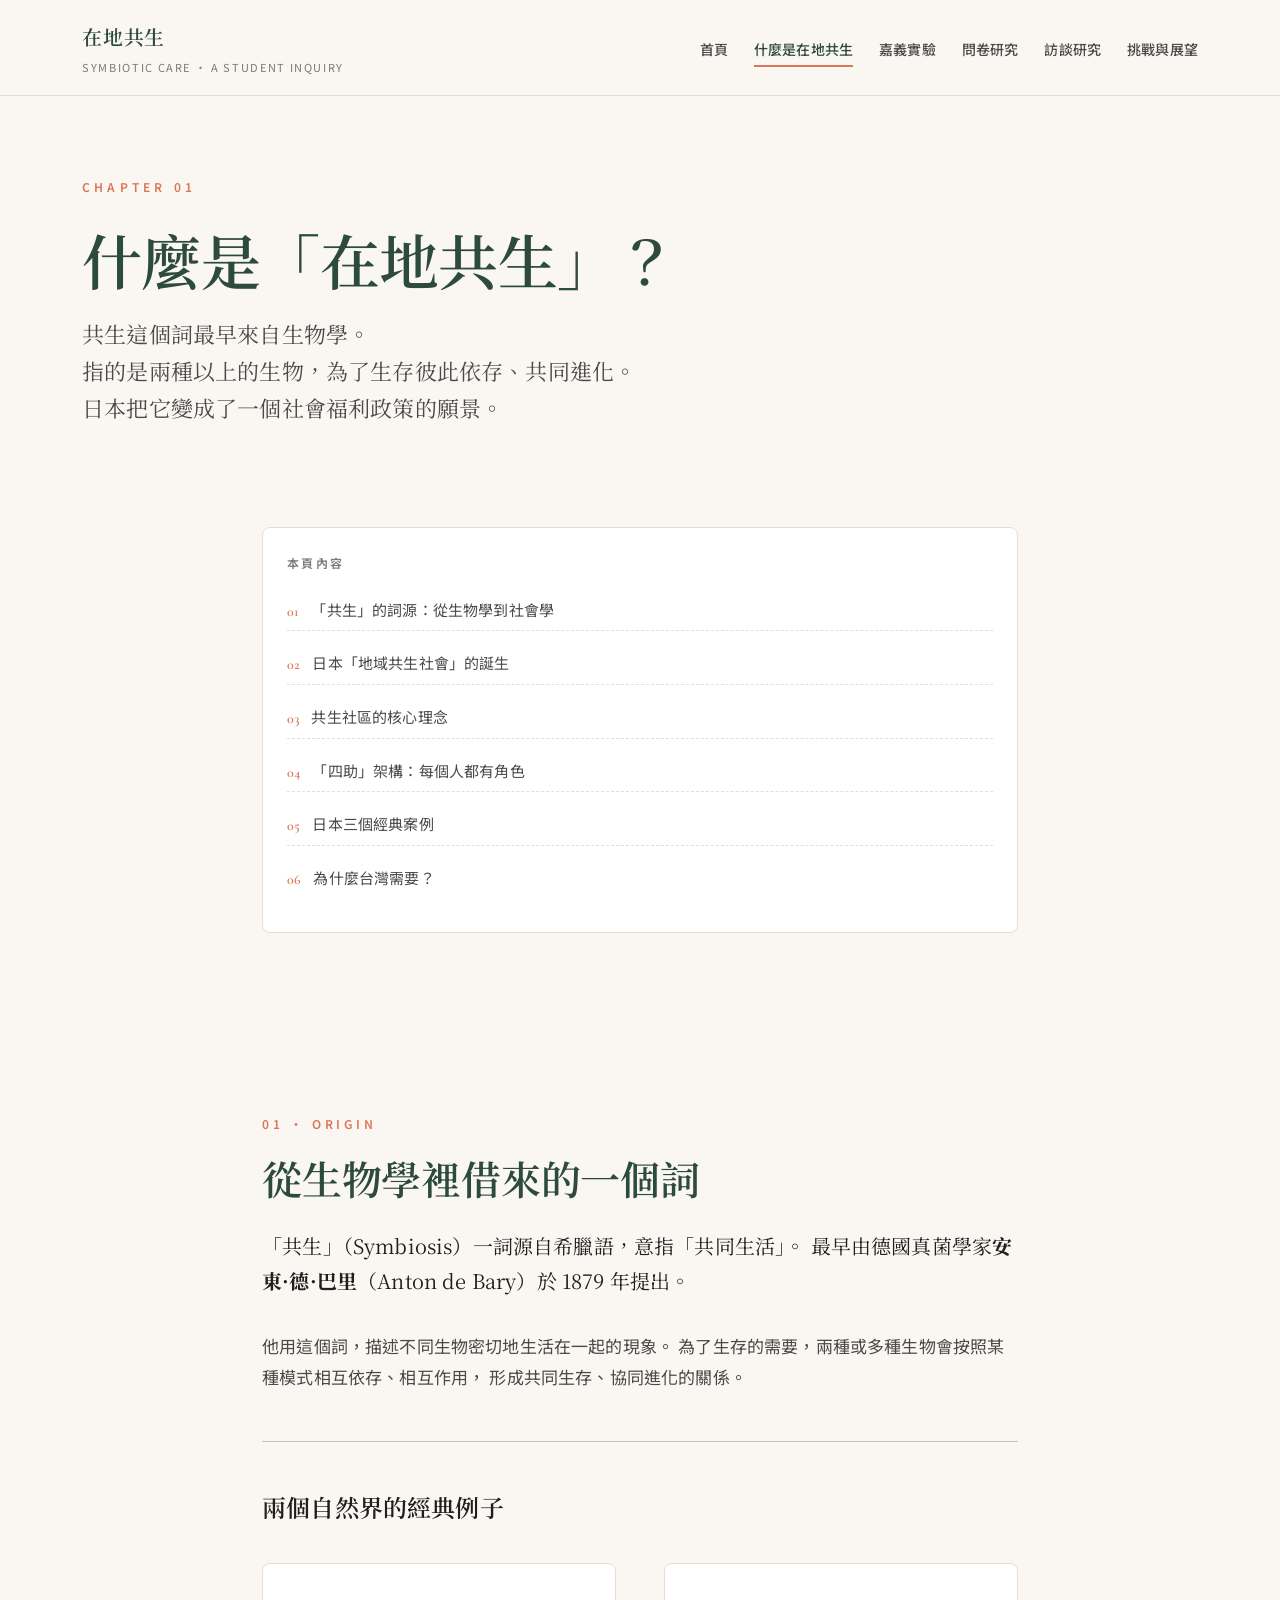
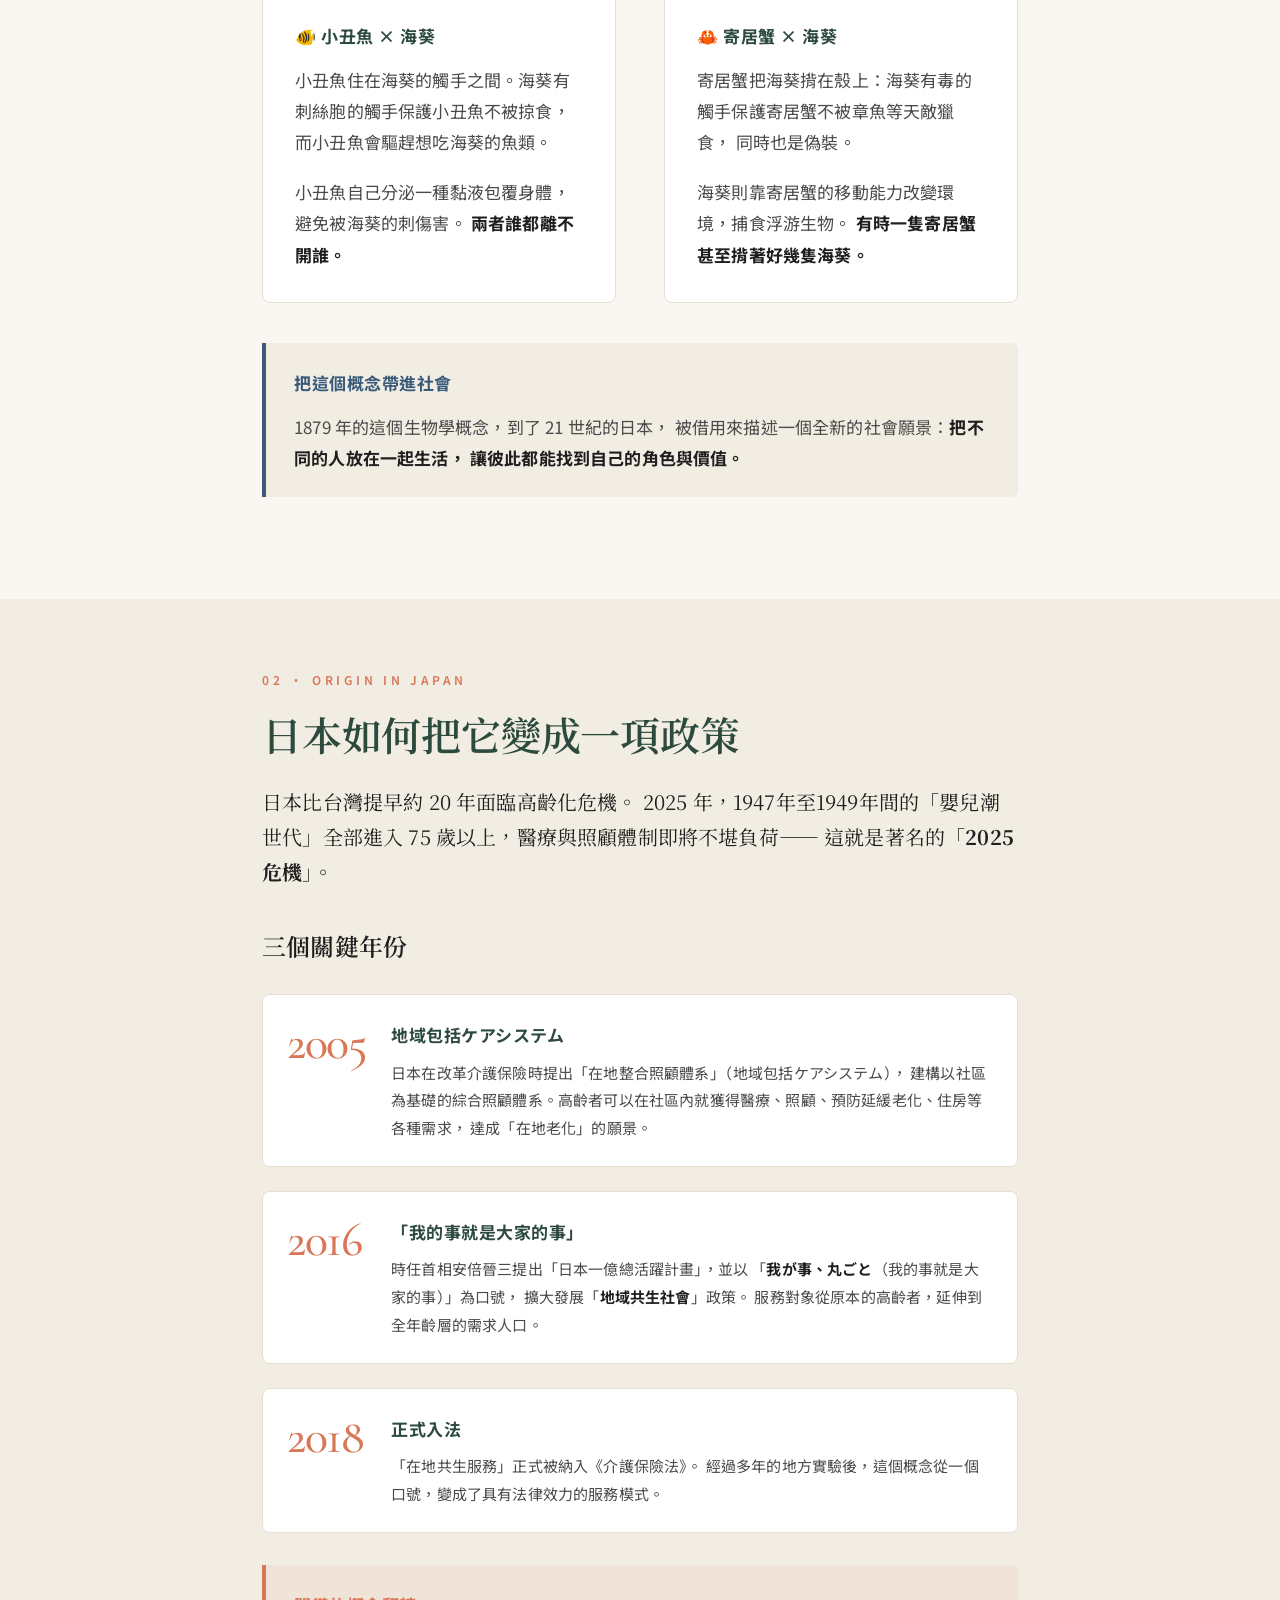
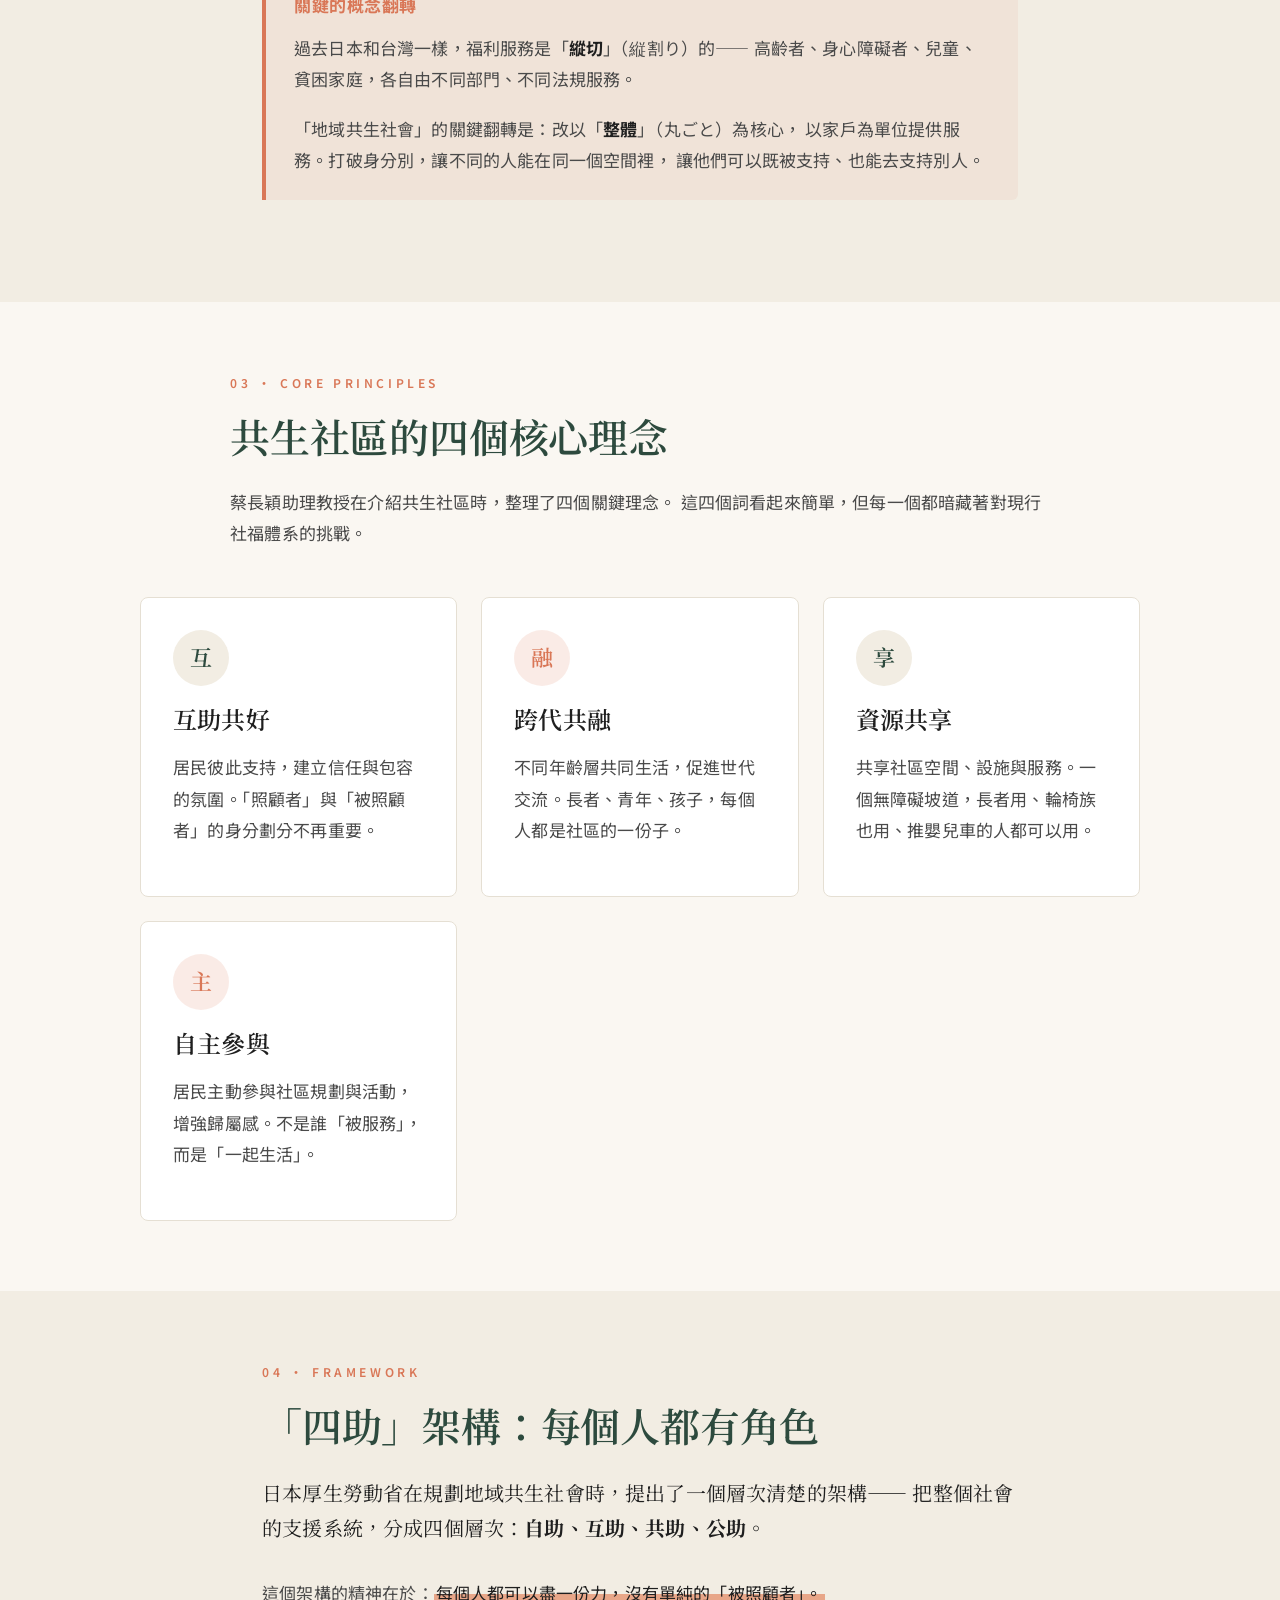
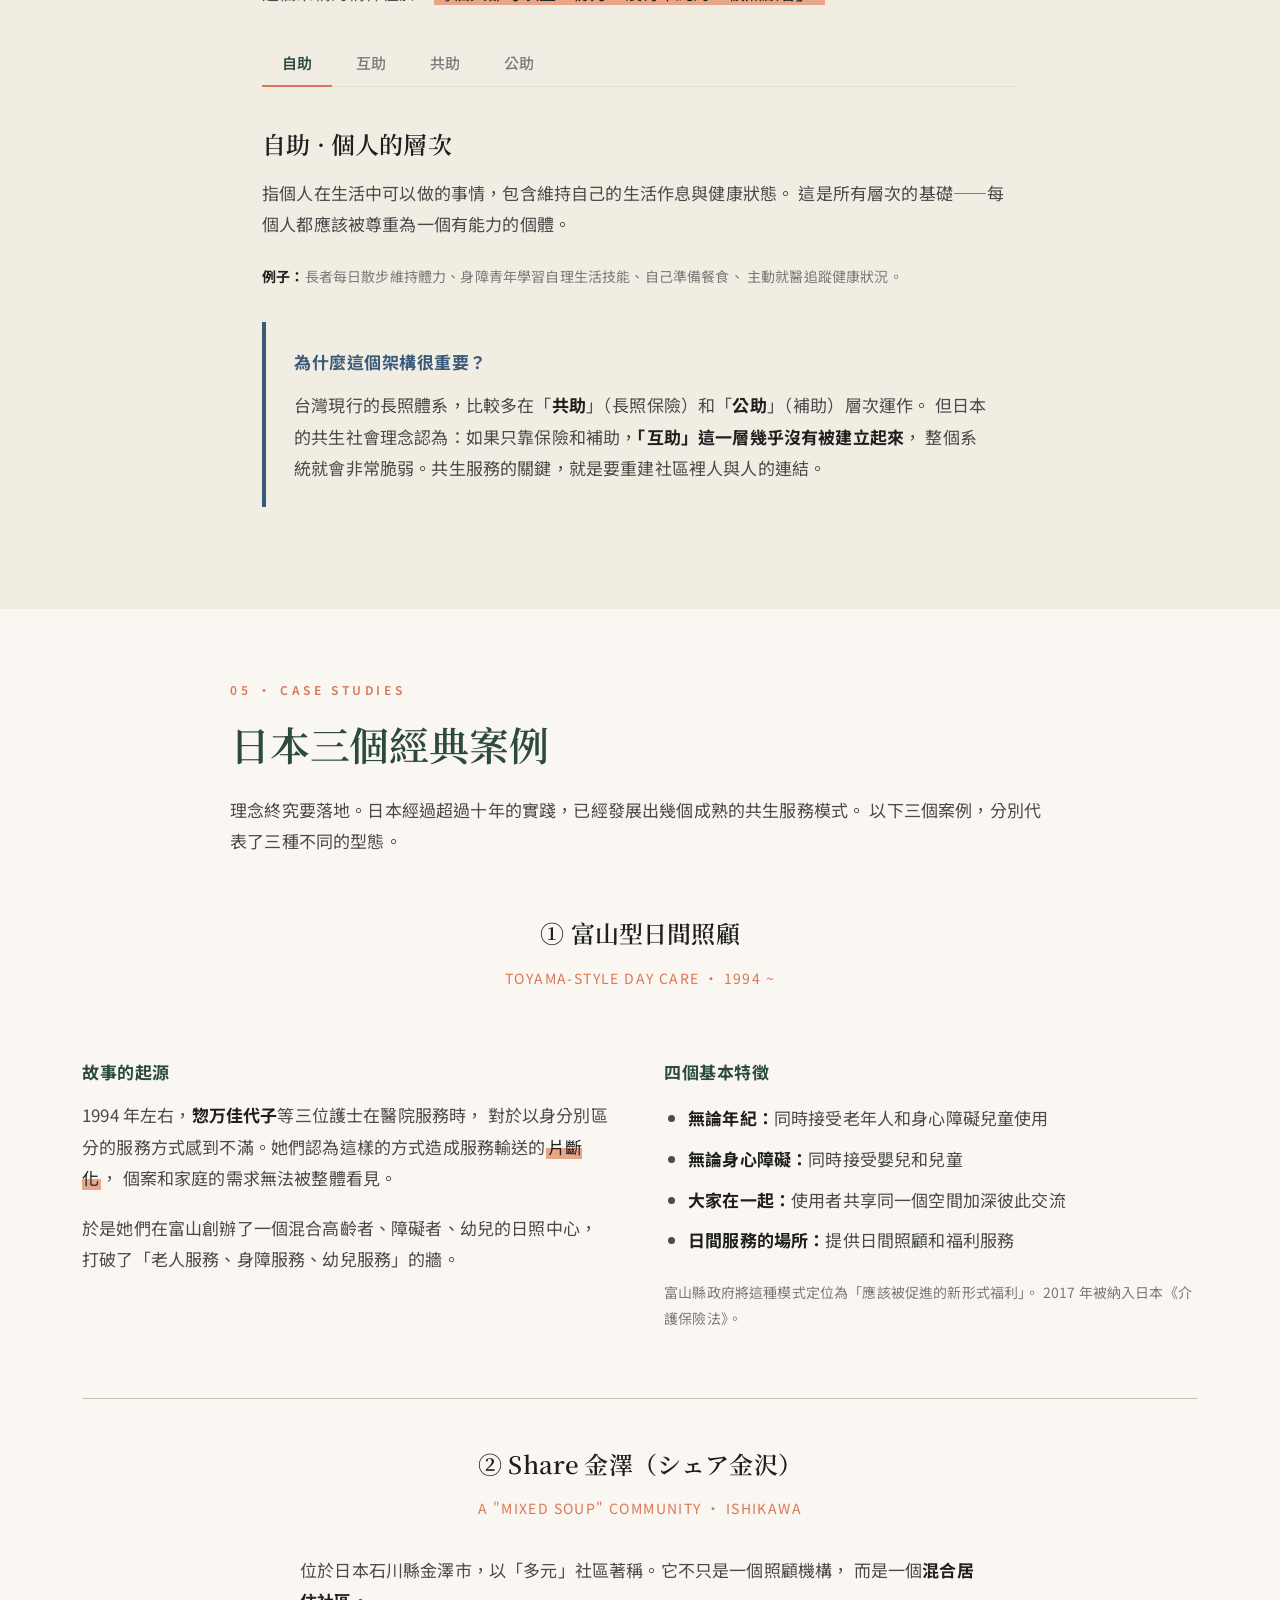
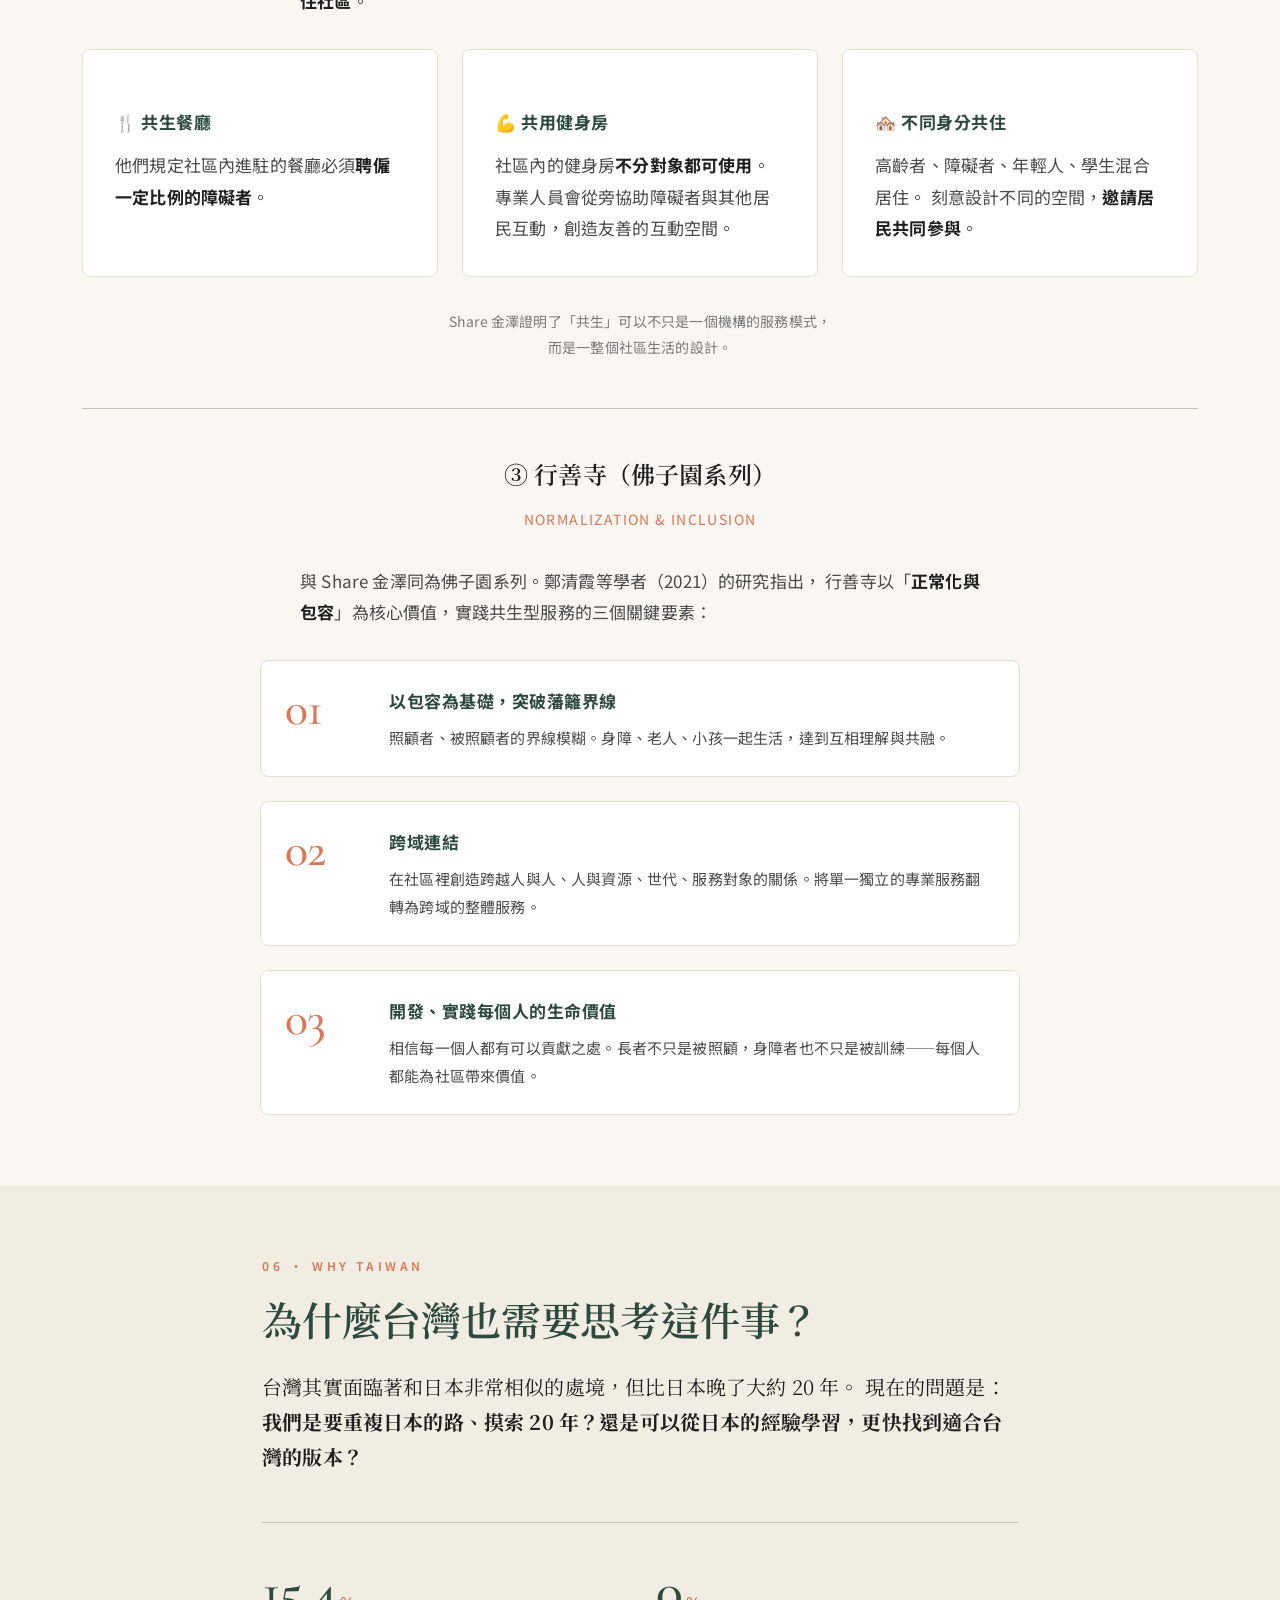
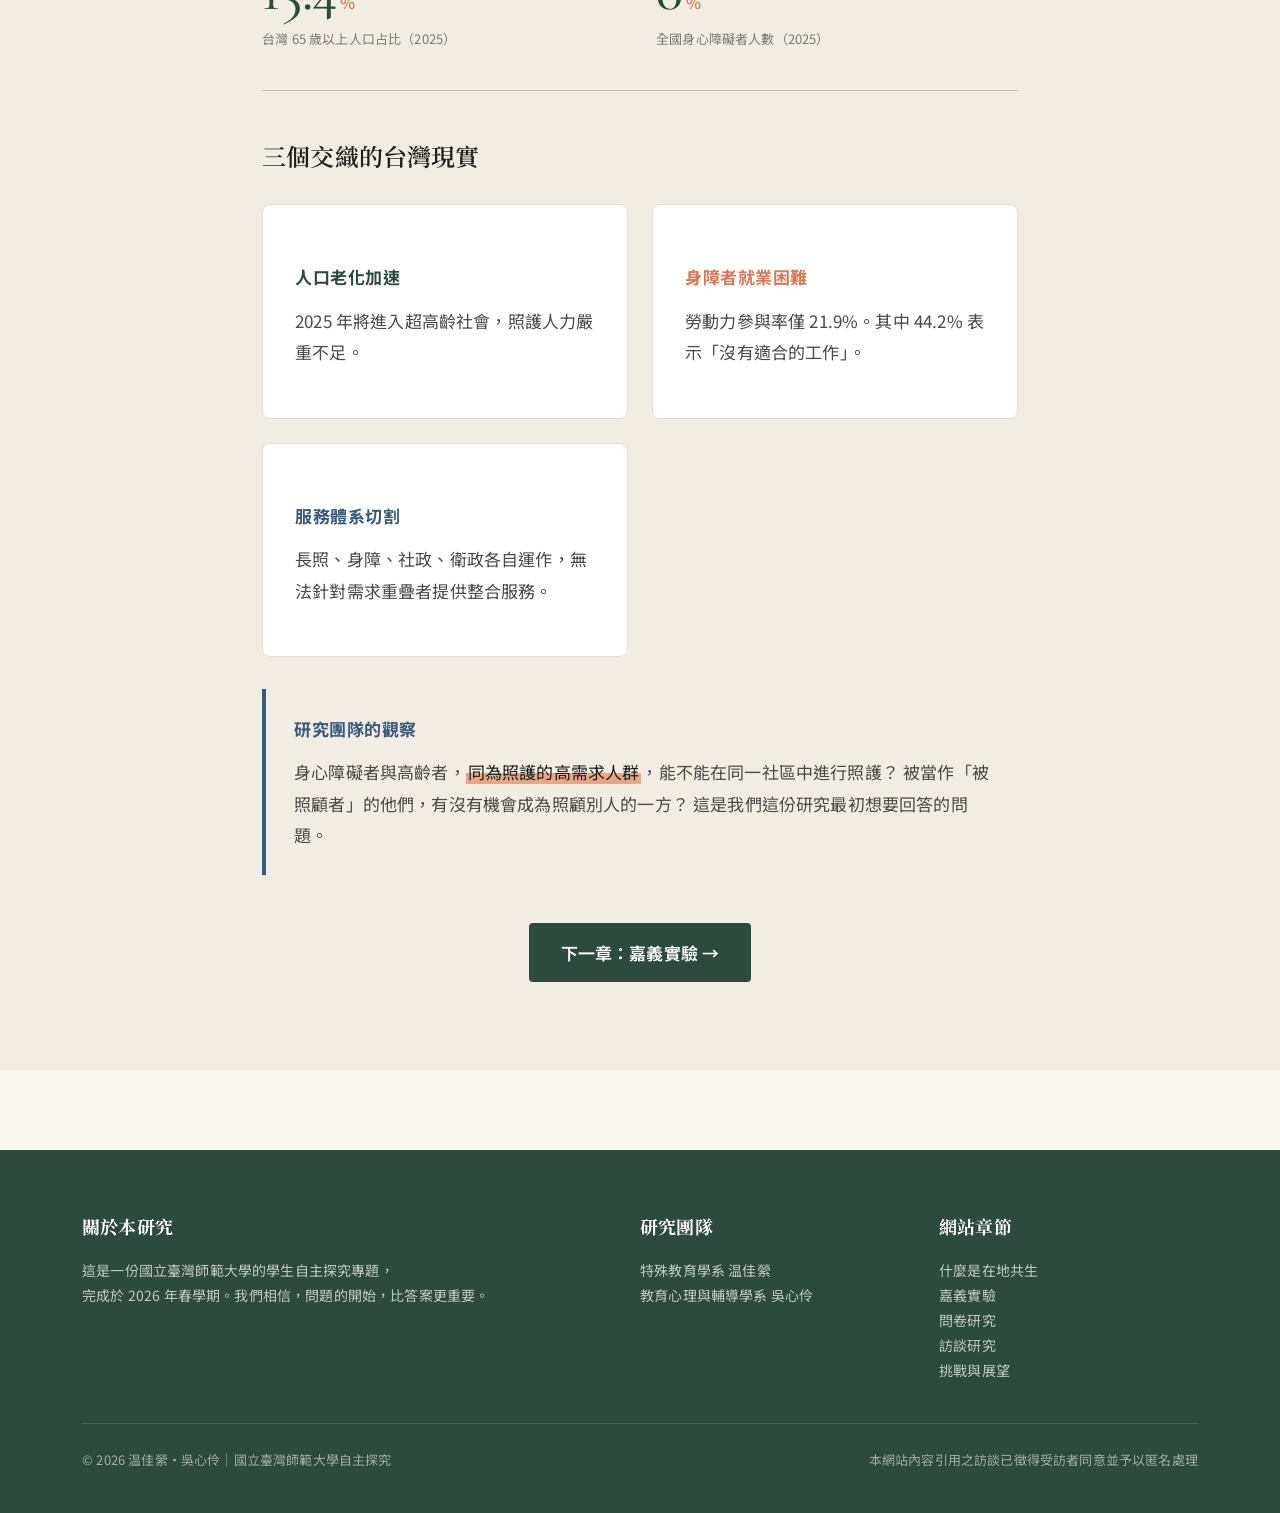
<file: concept.html>
<!DOCTYPE html>
<html lang="zh-Hant">
<head>
<meta charset="UTF-8" />
<meta name="viewport" content="width=device-width, initial-scale=1.0" />
<title>什麼是在地共生｜在地共生型服務研究</title>
<meta name="description" content="從希臘文「共同生活」的詞源說起，到日本如何把這個概念變成國家政策。介紹四助架構、富山型日照、Share 金澤等案例。" />
<link rel="preconnect" href="https://fonts.googleapis.com">
<link rel="preconnect" href="https://fonts.gstatic.com" crossorigin>
<link href="https://fonts.googleapis.com/css2?family=Cormorant+Garamond:wght@400;500;600&family=Noto+Sans+TC:wght@400;500;600;700&family=Noto+Serif+TC:wght@400;500;600;700&display=swap" rel="stylesheet">
<style>
/* ============================================
   在地共生型服務專題網站 - 全站樣式
   ============================================ */

/* ----- CSS 變數 ----- */
:root {
  --bg: #FAF7F2;
  --bg-alt: #F2EDE3;
  --bg-card: #FFFFFF;
  --ink: #1F1F1F;
  --ink-soft: #4A4A4A;
  --ink-light: #7A7A7A;
  --primary: #2D4A3E;        /* 深墨綠 */
  --primary-light: #4A6B5C;
  --accent: #D97757;          /* 暖橘 */
  --accent-soft: #E8A688;
  --indigo: #3A5A7A;          /* 靛藍 */
  --border: #E5DFD3;
  --rule: #C9C1B0;

  --font-serif: "Noto Serif TC", "Source Han Serif TC", "PingFang TC", "Songti TC", serif;
  --font-sans: "Noto Sans TC", "PingFang TC", "Microsoft JhengHei", sans-serif;
  --font-num: "Cormorant Garamond", "Noto Serif TC", serif;

  --maxw: 1180px;
  --readw: 720px;
}

/* ----- Reset & Base ----- */
* { box-sizing: border-box; margin: 0; padding: 0; }

html { scroll-behavior: smooth; }

body {
  font-family: var(--font-sans);
  font-size: 17px;
  line-height: 1.85;
  color: var(--ink);
  background: var(--bg);
  -webkit-font-smoothing: antialiased;
  letter-spacing: 0.01em;
}

img { max-width: 100%; display: block; }
a { color: var(--primary); text-decoration: none; transition: color .2s; }
a:hover { color: var(--accent); }

::selection { background: var(--accent); color: #fff; }

/* ----- 導覽列 ----- */
.nav {
  position: sticky;
  top: 0;
  z-index: 100;
  background: rgba(250, 247, 242, 0.92);
  backdrop-filter: blur(12px);
  -webkit-backdrop-filter: blur(12px);
  border-bottom: 1px solid var(--border);
}

.nav-inner {
  max-width: var(--maxw);
  margin: 0 auto;
  padding: 18px 32px;
  display: flex;
  align-items: center;
  justify-content: space-between;
  gap: 32px;
}

.nav-brand {
  font-family: var(--font-serif);
  font-size: 20px;
  font-weight: 600;
  color: var(--primary);
  letter-spacing: 0.04em;
  flex-shrink: 0;
}

.nav-brand small {
  display: block;
  font-family: var(--font-sans);
  font-size: 11px;
  font-weight: 400;
  color: var(--ink-light);
  letter-spacing: 0.15em;
  margin-top: 2px;
}

.nav-links {
  display: flex;
  gap: 26px;
  list-style: none;
  flex-wrap: wrap;
}

.nav-links a {
  font-size: 14px;
  color: var(--ink-soft);
  font-weight: 500;
  padding: 6px 0;
  border-bottom: 2px solid transparent;
  transition: all .2s;
}

.nav-links a:hover,
.nav-links a.active {
  color: var(--primary);
  border-bottom-color: var(--accent);
}

.nav-toggle {
  display: none;
  background: none;
  border: 1px solid var(--border);
  padding: 8px 14px;
  font-size: 14px;
  cursor: pointer;
  color: var(--ink-soft);
  border-radius: 4px;
}

@media (max-width: 880px) {
  .nav-toggle { display: block; }
  .nav-links {
    display: none;
    position: absolute;
    top: 100%;
    left: 0;
    right: 0;
    background: var(--bg);
    padding: 24px 32px;
    flex-direction: column;
    gap: 18px;
    border-bottom: 1px solid var(--border);
  }
  .nav-links.open { display: flex; }
}

/* ----- 通用容器 ----- */
.container {
  max-width: var(--maxw);
  margin: 0 auto;
  padding: 0 32px;
}

.container-narrow {
  max-width: 820px;
  margin: 0 auto;
  padding: 0 32px;
}

@media (max-width: 640px) {
  .container, .container-narrow {
    padding: 0 24px;
  }
}

/* ----- Hero / 頁首區 ----- */
.hero {
  padding: 80px 0 60px;
  position: relative;
}

.hero-eyebrow {
  font-family: var(--font-sans);
  font-size: 12px;
  font-weight: 600;
  letter-spacing: 0.35em;
  color: var(--accent);
  text-transform: uppercase;
  margin-bottom: 24px;
}

.hero h1 {
  font-family: var(--font-serif);
  font-size: clamp(36px, 6vw, 60px);
  font-weight: 600;
  line-height: 1.2;
  color: var(--primary);
  margin-bottom: 20px;
  letter-spacing: -0.01em;
}

.hero-sub {
  font-family: var(--font-serif);
  font-size: clamp(18px, 2.4vw, 22px);
  line-height: 1.7;
  color: var(--ink-soft);
  max-width: 680px;
}

.hero-meta {
  margin-top: 40px;
  padding-top: 24px;
  border-top: 1px solid var(--border);
  display: flex;
  gap: 40px;
  flex-wrap: wrap;
  font-size: 13px;
  color: var(--ink-light);
  letter-spacing: 0.05em;
}

.hero-meta span strong {
  display: block;
  color: var(--ink);
  font-size: 15px;
  font-weight: 600;
  margin-bottom: 2px;
  letter-spacing: 0.02em;
}

/* ----- 區段標題 ----- */
.section {
  padding: 70px 0;
}

.section-eyebrow {
  font-family: var(--font-sans);
  font-size: 12px;
  font-weight: 600;
  letter-spacing: 0.3em;
  color: var(--accent);
  text-transform: uppercase;
  margin-bottom: 16px;
}

.section h2 {
  font-family: var(--font-serif);
  font-size: clamp(28px, 4vw, 40px);
  font-weight: 600;
  line-height: 1.3;
  color: var(--primary);
  margin-bottom: 24px;
  letter-spacing: -0.005em;
}

.section h3 {
  font-family: var(--font-serif);
  font-size: 24px;
  font-weight: 600;
  line-height: 1.4;
  color: var(--ink);
  margin: 40px 0 16px;
}

.section h4 {
  font-family: var(--font-sans);
  font-size: 17px;
  font-weight: 700;
  color: var(--primary);
  margin: 24px 0 12px;
  letter-spacing: 0.03em;
}

.section p {
  margin-bottom: 18px;
  color: var(--ink-soft);
}

.section p.lead {
  font-family: var(--font-serif);
  font-size: 20px;
  line-height: 1.75;
  color: var(--ink);
  margin-bottom: 32px;
}

/* ----- 段落內標記 ----- */
mark {
  background: linear-gradient(transparent 55%, var(--accent-soft) 55%);
  padding: 0 2px;
  color: var(--ink);
}

strong { color: var(--ink); font-weight: 700; }

blockquote {
  font-family: var(--font-serif);
  font-size: 22px;
  line-height: 1.6;
  color: var(--primary);
  border-left: 3px solid var(--accent);
  padding: 12px 0 12px 28px;
  margin: 32px 0;
  font-style: italic;
}

blockquote cite {
  display: block;
  font-family: var(--font-sans);
  font-size: 13px;
  font-style: normal;
  color: var(--ink-light);
  margin-top: 12px;
  letter-spacing: 0.08em;
}

/* ----- 卡片 ----- */
.card {
  background: var(--bg-card);
  border: 1px solid var(--border);
  border-radius: 8px;
  padding: 32px;
  transition: transform .25s, box-shadow .25s;
}

.card:hover {
  transform: translateY(-2px);
  box-shadow: 0 12px 32px rgba(45, 74, 62, 0.08);
}

.card h3 {
  margin-top: 0;
}

.card-grid {
  display: grid;
  grid-template-columns: repeat(auto-fit, minmax(280px, 1fr));
  gap: 24px;
  margin: 32px 0;
}

/* ----- 大數字 ----- */
.big-stat {
  font-family: var(--font-num);
  font-size: clamp(60px, 10vw, 110px);
  font-weight: 500;
  line-height: 1;
  color: var(--primary);
  letter-spacing: -0.03em;
}

.big-stat sup {
  font-size: 0.4em;
  font-weight: 400;
  color: var(--accent);
  margin-left: 4px;
  vertical-align: super;
}

.stat-label {
  font-size: 14px;
  color: var(--ink-light);
  letter-spacing: 0.08em;
  margin-top: 8px;
}

/* ----- 數據網格 ----- */
.stats-grid {
  display: grid;
  grid-template-columns: repeat(auto-fit, minmax(200px, 1fr));
  gap: 32px;
  margin: 48px 0;
  padding: 40px 0;
  border-top: 1px solid var(--rule);
  border-bottom: 1px solid var(--rule);
}

.stat-block .num {
  font-family: var(--font-num);
  font-size: 56px;
  font-weight: 500;
  color: var(--primary);
  line-height: 1;
  letter-spacing: -0.02em;
}

.stat-block .unit {
  font-family: var(--font-sans);
  font-size: 16px;
  color: var(--accent);
  margin-left: 4px;
  font-weight: 500;
}

.stat-block .desc {
  font-size: 13px;
  color: var(--ink-light);
  margin-top: 10px;
  line-height: 1.6;
}

/* ----- 互動長條圖 ----- */
.bar-chart { margin: 24px 0; }

.bar-item {
  margin-bottom: 14px;
}

.bar-label {
  display: flex;
  justify-content: space-between;
  align-items: baseline;
  margin-bottom: 6px;
  font-size: 14px;
  color: var(--ink-soft);
}

.bar-label .count {
  font-family: var(--font-num);
  font-size: 18px;
  font-weight: 600;
  color: var(--primary);
}

.bar-track {
  height: 28px;
  background: var(--bg-alt);
  border-radius: 4px;
  overflow: hidden;
  position: relative;
}

.bar-fill {
  height: 100%;
  background: linear-gradient(90deg, var(--primary) 0%, var(--primary-light) 100%);
  border-radius: 4px;
  width: 0;
  transition: width 1.2s cubic-bezier(.2, .8, .3, 1);
}

.bar-fill.accent {
  background: linear-gradient(90deg, var(--accent) 0%, var(--accent-soft) 100%);
}

.bar-fill.indigo {
  background: linear-gradient(90deg, var(--indigo) 0%, #5a7a9a 100%);
}

/* ----- 兩欄對照 ----- */
.compare {
  display: grid;
  grid-template-columns: 1fr 1fr;
  gap: 0;
  margin: 40px 0;
  border: 1px solid var(--border);
  border-radius: 8px;
  overflow: hidden;
}

.compare > div {
  padding: 32px;
}

.compare > div:first-child {
  background: rgba(45, 74, 62, 0.04);
  border-right: 1px solid var(--border);
}

.compare > div:last-child {
  background: rgba(217, 119, 87, 0.04);
}

.compare h4 {
  margin-top: 0;
}

@media (max-width: 700px) {
  .compare {
    grid-template-columns: 1fr;
  }
  .compare > div:first-child {
    border-right: none;
    border-bottom: 1px solid var(--border);
  }
}

/* ----- 時間軸 / 步驟 ----- */
.steps {
  display: grid;
  gap: 24px;
  margin: 32px 0;
}

.step {
  display: grid;
  grid-template-columns: 80px 1fr;
  gap: 24px;
  padding: 24px;
  background: var(--bg-card);
  border: 1px solid var(--border);
  border-radius: 8px;
}

.step-num {
  font-family: var(--font-num);
  font-size: 48px;
  font-weight: 500;
  color: var(--accent);
  line-height: 1;
  letter-spacing: -0.03em;
}

.step h4 { margin-top: 0; margin-bottom: 8px; }
.step p { margin-bottom: 0; font-size: 15px; }

@media (max-width: 580px) {
  .step {
    grid-template-columns: 1fr;
    gap: 12px;
  }
  .step-num { font-size: 36px; }
}

/* ----- 引言區塊 / 訪談金句 ----- */
.quote-card {
  background: var(--bg-card);
  border: 1px solid var(--border);
  border-left: 4px solid var(--accent);
  padding: 32px;
  margin: 24px 0;
  border-radius: 0 8px 8px 0;
}

.quote-card .quote-mark {
  font-family: var(--font-serif);
  font-size: 56px;
  line-height: 1;
  color: var(--accent);
  opacity: 0.4;
  margin-bottom: -16px;
}

.quote-card p {
  font-family: var(--font-serif);
  font-size: 19px;
  line-height: 1.7;
  color: var(--ink);
  margin-bottom: 14px;
}

.quote-card .speaker {
  font-family: var(--font-sans);
  font-size: 13px;
  color: var(--ink-light);
  letter-spacing: 0.1em;
}

.quote-card .speaker strong {
  color: var(--primary);
}

/* ----- 標籤 ----- */
.tag {
  display: inline-block;
  padding: 4px 12px;
  font-size: 12px;
  font-weight: 500;
  background: var(--bg-alt);
  color: var(--ink-soft);
  border-radius: 12px;
  margin-right: 6px;
  margin-bottom: 6px;
  letter-spacing: 0.05em;
}

.tag.primary { background: var(--primary); color: #fff; }
.tag.accent { background: var(--accent); color: #fff; }

/* ----- 標籤頁切換 ----- */
.tabs {
  margin: 32px 0;
}

.tab-btns {
  display: flex;
  gap: 4px;
  border-bottom: 1px solid var(--border);
  margin-bottom: 24px;
  flex-wrap: wrap;
}

.tab-btn {
  background: none;
  border: none;
  padding: 12px 20px;
  font-family: var(--font-sans);
  font-size: 15px;
  color: var(--ink-light);
  cursor: pointer;
  border-bottom: 2px solid transparent;
  margin-bottom: -1px;
  transition: all .2s;
  font-weight: 500;
}

.tab-btn:hover {
  color: var(--ink);
}

.tab-btn.active {
  color: var(--primary);
  border-bottom-color: var(--accent);
  font-weight: 600;
}

.tab-content { display: none; }
.tab-content.active { display: block; animation: fadeIn .4s ease; }

@keyframes fadeIn {
  from { opacity: 0; transform: translateY(8px); }
  to { opacity: 1; transform: translateY(0); }
}

/* ----- 訊息提示框 ----- */
.callout {
  background: var(--bg-alt);
  border-left: 4px solid var(--indigo);
  padding: 24px 28px;
  margin: 32px 0;
  border-radius: 0 6px 6px 0;
}

.callout h4 {
  margin-top: 0;
  color: var(--indigo);
}

.callout p:last-child { margin-bottom: 0; }

/* ----- 列表 ----- */
.section ul, .section ol {
  margin: 16px 0 24px 24px;
  color: var(--ink-soft);
}

.section li {
  margin-bottom: 10px;
  line-height: 1.8;
}

/* ----- 頁尾 ----- */
.footer {
  margin-top: 80px;
  padding: 60px 0 40px;
  background: var(--primary);
  color: rgba(255, 255, 255, 0.85);
}

.footer-inner {
  max-width: var(--maxw);
  margin: 0 auto;
  padding: 0 32px;
}

.footer-grid {
  display: grid;
  grid-template-columns: 2fr 1fr 1fr;
  gap: 40px;
  margin-bottom: 40px;
}

@media (max-width: 700px) {
  .footer-grid {
    grid-template-columns: 1fr;
    gap: 24px;
  }
}

.footer h4 {
  font-family: var(--font-serif);
  font-size: 18px;
  color: #fff;
  margin-bottom: 14px;
}

.footer p, .footer li {
  font-size: 14px;
  color: rgba(255, 255, 255, 0.7);
  line-height: 1.8;
}

.footer ul { list-style: none; padding: 0; }

.footer-bottom {
  padding-top: 24px;
  border-top: 1px solid rgba(255, 255, 255, 0.15);
  display: flex;
  justify-content: space-between;
  font-size: 13px;
  color: rgba(255, 255, 255, 0.55);
  flex-wrap: wrap;
  gap: 12px;
}

/* ----- 頁面內錨點導覽 ----- */
.toc {
  background: var(--bg-card);
  border: 1px solid var(--border);
  border-radius: 8px;
  padding: 24px;
  margin: 40px 0;
}

.toc-title {
  font-family: var(--font-sans);
  font-size: 12px;
  font-weight: 600;
  letter-spacing: 0.2em;
  color: var(--ink-light);
  margin-bottom: 14px;
  text-transform: uppercase;
}

.toc ol {
  list-style: none;
  counter-reset: toc;
  margin: 0;
  padding: 0;
}

.toc li {
  counter-increment: toc;
  padding: 6px 0;
  border-bottom: 1px dashed var(--border);
}

.toc li:last-child { border-bottom: none; }

.toc li::before {
  content: counter(toc, decimal-leading-zero);
  font-family: var(--font-num);
  font-size: 14px;
  color: var(--accent);
  margin-right: 12px;
  font-weight: 600;
}

.toc a {
  font-size: 15px;
  color: var(--ink-soft);
}

.toc a:hover { color: var(--accent); }

/* ----- 圖片說明 ----- */
.figure {
  margin: 32px 0;
}

.figure-caption {
  font-size: 13px;
  color: var(--ink-light);
  margin-top: 10px;
  text-align: center;
  font-style: italic;
}

/* ----- 強調區塊 ----- */
.highlight-box {
  background: linear-gradient(135deg, rgba(45, 74, 62, 0.95), rgba(45, 74, 62, 0.85));
  color: #fff;
  padding: 48px 40px;
  border-radius: 12px;
  margin: 48px 0;
}

.highlight-box h3 {
  color: #fff;
  font-family: var(--font-serif);
  margin-top: 0;
}

.highlight-box p {
  color: rgba(255, 255, 255, 0.9);
}

.highlight-box .big-stat {
  color: var(--accent-soft);
}

/* ----- 表格 ----- */
table {
  width: 100%;
  border-collapse: collapse;
  margin: 24px 0;
  font-size: 15px;
}

th, td {
  text-align: left;
  padding: 14px 16px;
  border-bottom: 1px solid var(--border);
}

th {
  font-family: var(--font-sans);
  font-weight: 600;
  color: var(--primary);
  background: var(--bg-alt);
  font-size: 13px;
  letter-spacing: 0.05em;
}

td { color: var(--ink-soft); }

/* ----- 響應式調整 ----- */
@media (max-width: 640px) {
  body { font-size: 16px; }
  .section { padding: 50px 0; }
  .hero { padding: 50px 0 40px; }
  .card { padding: 24px; }
  .highlight-box { padding: 32px 24px; }
}

/* ----- 動畫進場 ----- */
.fade-in {
  opacity: 0;
  transform: translateY(20px);
  animation: fadeUp .8s ease forwards;
}

.fade-in.delay-1 { animation-delay: 0.1s; }
.fade-in.delay-2 { animation-delay: 0.2s; }
.fade-in.delay-3 { animation-delay: 0.3s; }
.fade-in.delay-4 { animation-delay: 0.4s; }

@keyframes fadeUp {
  to {
    opacity: 1;
    transform: translateY(0);
  }
}

/* ----- 滾動觸發 ----- */
.reveal {
  opacity: 0;
  transform: translateY(30px);
  transition: opacity .8s ease, transform .8s ease;
}

.reveal.is-visible {
  opacity: 1;
  transform: translateY(0);
}

/* ----- 圖示插畫 ----- */
.icon-circle {
  width: 56px;
  height: 56px;
  background: var(--bg-alt);
  border-radius: 50%;
  display: flex;
  align-items: center;
  justify-content: center;
  font-family: var(--font-serif);
  font-size: 22px;
  color: var(--primary);
  font-weight: 600;
  margin-bottom: 16px;
}

.icon-circle.accent {
  background: rgba(217, 119, 87, 0.15);
  color: var(--accent);
}

/* ----- 雙欄佈局 ----- */
.two-col {
  display: grid;
  grid-template-columns: 1fr 1fr;
  gap: 48px;
  margin: 40px 0;
  align-items: start;
}

@media (max-width: 760px) {
  .two-col {
    grid-template-columns: 1fr;
    gap: 32px;
  }
}

/* ----- 分隔線 ----- */
.divider {
  border: none;
  border-top: 1px solid var(--rule);
  margin: 48px 0;
  position: relative;
}

.divider.ornament::after {
  content: "✣";
  position: absolute;
  top: -14px;
  left: 50%;
  transform: translateX(-50%);
  background: var(--bg);
  padding: 0 16px;
  color: var(--accent);
  font-size: 16px;
}

</style>
</head>
<body>

<!-- 導覽列 -->
<nav class="nav">
  <div class="nav-inner">
    <div class="nav-brand">
      在地共生
      <small>SYMBIOTIC CARE · A STUDENT INQUIRY</small>
    </div>
    <button class="nav-toggle">選單</button>
    <ul class="nav-links">
      <li><a href="index.html">首頁</a></li>
      <li><a href="concept.html">什麼是在地共生</a></li>
      <li><a href="chiayi.html">嘉義實驗</a></li>
      <li><a href="survey.html">問卷研究</a></li>
      <li><a href="interview.html">訪談研究</a></li>
      <li><a href="future.html">挑戰與展望</a></li>
    </ul>
  </div>
</nav>

<!-- Hero -->
<section class="hero">
  <div class="container">
    <div class="hero-eyebrow fade-in">CHAPTER 01</div>
    <h1 class="fade-in delay-1">什麼是「在地共生」？</h1>
    <p class="hero-sub fade-in delay-2">
      共生這個詞最早來自生物學。<br>
      指的是兩種以上的生物，為了生存彼此依存、共同進化。<br>
      日本把它變成了一個社會福利政策的願景。
    </p>
  </div>
</section>

<!-- 目錄 -->
<section class="section" style="padding-top:0;">
  <div class="container-narrow">
    <div class="toc reveal">
      <div class="toc-title">本頁內容</div>
      <ol>
        <li><a href="#origin">「共生」的詞源：從生物學到社會學</a></li>
        <li><a href="#japan">日本「地域共生社會」的誕生</a></li>
        <li><a href="#core">共生社區的核心理念</a></li>
        <li><a href="#four">「四助」架構：每個人都有角色</a></li>
        <li><a href="#cases">日本三個經典案例</a></li>
        <li><a href="#taiwan">為什麼台灣需要？</a></li>
      </ol>
    </div>
  </div>
</section>

<!-- 01 詞源 -->
<section class="section" id="origin">
  <div class="container-narrow">
    <div class="reveal">
      <div class="section-eyebrow">01 · ORIGIN</div>
      <h2>從生物學裡借來的一個詞</h2>
      <p class="lead">
        「共生」（Symbiosis）一詞源自希臘語，意指「共同生活」。
        最早由德國真菌學家<strong>安東·德·巴里</strong>（Anton de Bary）於 1879 年提出。
      </p>
      <p>
        他用這個詞，描述不同生物密切地生活在一起的現象。
        為了生存的需要，兩種或多種生物會按照某種模式相互依存、相互作用，
        形成共同生存、協同進化的關係。
      </p>

      <hr class="divider ornament">

      <h3>兩個自然界的經典例子</h3>

      <div class="two-col">
        <div class="card">
          <h4>🐠 小丑魚 × 海葵</h4>
          <p>
            小丑魚住在海葵的觸手之間。海葵有刺絲胞的觸手保護小丑魚不被掠食，
            而小丑魚會驅趕想吃海葵的魚類。
          </p>
          <p style="margin-bottom:0;">
            小丑魚自己分泌一種黏液包覆身體，避免被海葵的刺傷害。
            <strong>兩者誰都離不開誰。</strong>
          </p>
        </div>
        <div class="card">
          <h4>🦀 寄居蟹 × 海葵</h4>
          <p>
            寄居蟹把海葵揹在殼上：海葵有毒的觸手保護寄居蟹不被章魚等天敵獵食，
            同時也是偽裝。
          </p>
          <p style="margin-bottom:0;">
            海葵則靠寄居蟹的移動能力改變環境，捕食浮游生物。
            <strong>有時一隻寄居蟹甚至揹著好幾隻海葵。</strong>
          </p>
        </div>
      </div>

      <div class="callout">
        <h4>把這個概念帶進社會</h4>
        <p>
          1879 年的這個生物學概念，到了 21 世紀的日本，
          被借用來描述一個全新的社會願景：<strong>把不同的人放在一起生活，
          讓彼此都能找到自己的角色與價值。</strong>
        </p>
      </div>
    </div>
  </div>
</section>

<!-- 02 日本 -->
<section class="section" id="japan" style="background:var(--bg-alt);">
  <div class="container-narrow">
    <div class="reveal">
      <div class="section-eyebrow">02 · ORIGIN IN JAPAN</div>
      <h2>日本如何把它變成一項政策</h2>

      <p class="lead">
        日本比台灣提早約 20 年面臨高齡化危機。
        2025 年，1947年至1949年間的「嬰兒潮世代」全部進入 75 歲以上，醫療與照顧體制即將不堪負荷——
        這就是著名的「<strong>2025 危機</strong>」。
      </p>

      <h3>三個關鍵年份</h3>

      <div class="steps">
        <div class="step reveal">
          <div class="step-num">2005</div>
          <div>
            <h4>地域包括ケアシステム</h4>
            <p>
              日本在改革介護保險時提出「在地整合照顧體系」（地域包括ケアシステム），
              建構以社區為基礎的綜合照顧體系。高齡者可以在社區內就獲得醫療、照顧、預防延緩老化、住房等各種需求，
              達成「在地老化」的願景。
            </p>
          </div>
        </div>

        <div class="step reveal">
          <div class="step-num">2016</div>
          <div>
            <h4>「我的事就是大家的事」</h4>
            <p>
              時任首相安倍晉三提出「日本一億總活躍計畫」，並以
              「<strong>我が事、丸ごと</strong>（我的事就是大家的事）」為口號，
              擴大發展「<strong>地域共生社會</strong>」政策。
              服務對象從原本的高齡者，延伸到全年齡層的需求人口。
            </p>
          </div>
        </div>

        <div class="step reveal">
          <div class="step-num">2018</div>
          <div>
            <h4>正式入法</h4>
            <p>
              「在地共生服務」正式被納入《介護保險法》。
              經過多年的地方實驗後，這個概念從一個口號，變成了具有法律效力的服務模式。
            </p>
          </div>
        </div>
      </div>

      <div class="callout" style="border-left-color:var(--accent);background:rgba(217,119,87,0.08);">
        <h4 style="color:var(--accent);">關鍵的概念翻轉</h4>
        <p>
          過去日本和台灣一樣，福利服務是「<strong>縱切</strong>」（縦割り）的——
          高齡者、身心障礙者、兒童、貧困家庭，各自由不同部門、不同法規服務。
        </p>
        <p style="margin-bottom:0;">
          「地域共生社會」的關鍵翻轉是：改以「<strong>整體</strong>」（丸ごと）為核心，
          以家戶為單位提供服務。打破身分別，讓不同的人能在同一個空間裡，
          讓他們可以既被支持、也能去支持別人。
        </p>
      </div>
    </div>
  </div>
</section>

<!-- 03 核心理念 -->
<section class="section" id="core">
  <div class="container">
    <div class="reveal" style="max-width:820px;margin:0 auto;">
      <div class="section-eyebrow">03 · CORE PRINCIPLES</div>
      <h2>共生社區的四個核心理念</h2>
      <p>
        蔡長穎助理教授在介紹共生社區時，整理了四個關鍵理念。
        這四個詞看起來簡單，但每一個都暗藏著對現行社福體系的挑戰。
      </p>
    </div>

    <div class="card-grid reveal" style="max-width:1000px;margin:48px auto 0;">
      <div class="card">
        <div class="icon-circle">互</div>
        <h3>互助共好</h3>
        <p>居民彼此支持，建立信任與包容的氛圍。「照顧者」與「被照顧者」的身分劃分不再重要。</p>
      </div>
      <div class="card">
        <div class="icon-circle accent">融</div>
        <h3>跨代共融</h3>
        <p>不同年齡層共同生活，促進世代交流。長者、青年、孩子，每個人都是社區的一份子。</p>
      </div>
      <div class="card">
        <div class="icon-circle">享</div>
        <h3>資源共享</h3>
        <p>共享社區空間、設施與服務。一個無障礙坡道，長者用、輪椅族也用、推嬰兒車的人都可以用。</p>
      </div>
      <div class="card">
        <div class="icon-circle accent">主</div>
        <h3>自主參與</h3>
        <p>居民主動參與社區規劃與活動，增強歸屬感。不是誰「被服務」，而是「一起生活」。</p>
      </div>
    </div>
  </div>
</section>

<!-- 04 四助 -->
<section class="section" id="four" style="background:var(--bg-alt);">
  <div class="container-narrow">
    <div class="reveal">
      <div class="section-eyebrow">04 · FRAMEWORK</div>
      <h2>「四助」架構：每個人都有角色</h2>
      <p class="lead">
        日本厚生勞動省在規劃地域共生社會時，提出了一個層次清楚的架構——
        把整個社會的支援系統，分成四個層次：<strong>自助、互助、共助、公助</strong>。
      </p>
      <p>
        這個架構的精神在於：<mark>每個人都可以盡一份力，沒有單純的「被照顧者」。</mark>
      </p>

      <div class="tabs reveal">
        <div class="tab-btns">
          <button class="tab-btn active">自助</button>
          <button class="tab-btn">互助</button>
          <button class="tab-btn">共助</button>
          <button class="tab-btn">公助</button>
        </div>

        <div class="tab-content active">
          <h3>自助 · 個人的層次</h3>
          <p>
            指個人在生活中可以做的事情，包含維持自己的生活作息與健康狀態。
            這是所有層次的基礎——每個人都應該被尊重為一個有能力的個體。
          </p>
          <p style="font-size:14px;color:var(--ink-light);margin-top:24px;">
            <strong>例子：</strong>長者每日散步維持體力、身障青年學習自理生活技能、自己準備餐食、
            主動就醫追蹤健康狀況。
          </p>
        </div>

        <div class="tab-content">
          <h3>互助 · 社區、社團的層次</h3>
          <p>
            朋友、親人、鄰里之間，非正式的個人或團體互相幫助。
            這是共生社區最核心的層次——人與人之間的連結。
          </p>
          <p style="font-size:14px;color:var(--ink-light);margin-top:24px;">
            <strong>例子：</strong>社區共餐、鄰居互相照看小孩、長者去陪伴更年長的長者、
            身障青年到長照據點當志工陪伴長輩。
          </p>
        </div>

        <div class="tab-content">
          <h3>共助 · 區域中保險的層次</h3>
          <p>
            指社會保險所提供的支援，包含全民健保、長照保險等資源。
            這是社會集體分攤風險的層次。
          </p>
          <p style="font-size:14px;color:var(--ink-light);margin-top:24px;">
            <strong>例子：</strong>長照服務、健保給付、職災保險、勞工保險。
          </p>
        </div>

        <div class="tab-content">
          <h3>公助 · 公部門支持的層次</h3>
          <p>
            區域中公部門提供的最後一道防線，例如社會救助、社會福利等資源。
            針對最需要的個案提供直接的補助與服務。
          </p>
          <p style="font-size:14px;color:var(--ink-light);margin-top:24px;">
            <strong>例子：</strong>低收入戶補助、身心障礙者生活補助、緊急救助、社會住宅。
          </p>
        </div>
      </div>

      <div class="callout">
        <h4>為什麼這個架構很重要？</h4>
        <p style="margin-bottom:0;">
          台灣現行的長照體系，比較多在「<strong>共助</strong>」（長照保險）和「<strong>公助</strong>」（補助）層次運作。
          但日本的共生社會理念認為：如果只靠保險和補助，<strong>「互助」這一層幾乎沒有被建立起來</strong>，
          整個系統就會非常脆弱。共生服務的關鍵，就是要重建社區裡人與人的連結。
        </p>
      </div>
    </div>
  </div>
</section>

<!-- 05 案例 -->
<section class="section" id="cases">
  <div class="container">
    <div class="reveal" style="max-width:820px;margin:0 auto;">
      <div class="section-eyebrow">05 · CASE STUDIES</div>
      <h2>日本三個經典案例</h2>
      <p>
        理念終究要落地。日本經過超過十年的實踐，已經發展出幾個成熟的共生服務模式。
        以下三個案例，分別代表了三種不同的型態。
      </p>
    </div>

    <!-- 富山型 -->
    <div class="reveal" style="margin-top:60px;">
      <h3 style="text-align:center;">① 富山型日間照顧</h3>
      <p style="text-align:center;color:var(--accent);font-size:14px;letter-spacing:0.1em;margin-bottom:32px;">
        TOYAMA-STYLE DAY CARE · 1994 ~
      </p>

      <div class="two-col">
        <div>
          <h4>故事的起源</h4>
          <p>
            1994 年左右，<strong>惣万佳代子</strong>等三位護士在醫院服務時，
            對於以身分別區分的服務方式感到不滿。她們認為這樣的方式造成服務輸送的<mark>片斷化</mark>，
            個案和家庭的需求無法被整體看見。
          </p>
          <p>
            於是她們在富山創辦了一個混合高齡者、障礙者、幼兒的日照中心，
            打破了「老人服務、身障服務、幼兒服務」的牆。
          </p>
        </div>
        <div>
          <h4>四個基本特徵</h4>
          <ul>
            <li><strong>無論年紀：</strong>同時接受老年人和身心障礙兒童使用</li>
            <li><strong>無論身心障礙：</strong>同時接受嬰兒和兒童</li>
            <li><strong>大家在一起：</strong>使用者共享同一個空間加深彼此交流</li>
            <li><strong>日間服務的場所：</strong>提供日間照顧和福利服務</li>
          </ul>
          <p style="font-size:14px;color:var(--ink-light);">
            富山縣政府將這種模式定位為「應該被促進的新形式福利」。
            2017 年被納入日本《介護保險法》。
          </p>
        </div>
      </div>
    </div>

    <hr class="divider">

    <!-- Share 金澤 -->
    <div class="reveal">
      <h3 style="text-align:center;">② Share 金澤（シェア金沢）</h3>
      <p style="text-align:center;color:var(--accent);font-size:14px;letter-spacing:0.1em;margin-bottom:32px;">
        A "MIXED SOUP" COMMUNITY · ISHIKAWA
      </p>

      <p style="max-width:680px;margin:0 auto 32px;">
        位於日本石川縣金澤市，以「多元」社區著稱。它不只是一個照顧機構，
        而是一個<strong>混合居住社區</strong>。
      </p>

      <div class="card-grid">
        <div class="card">
          <h4>🍴 共生餐廳</h4>
          <p style="margin-bottom:0;">
            他們規定社區內進駐的餐廳必須<strong>聘僱一定比例的障礙者</strong>。
          </p>
        </div>
        <div class="card">
          <h4>💪 共用健身房</h4>
          <p style="margin-bottom:0;">
            社區內的健身房<strong>不分對象都可使用</strong>。
            專業人員會從旁協助障礙者與其他居民互動，創造友善的互動空間。
          </p>
        </div>
        <div class="card">
          <h4>🏘️ 不同身分共住</h4>
          <p style="margin-bottom:0;">
            高齡者、障礙者、年輕人、學生混合居住。
            刻意設計不同的空間，<strong>邀請居民共同參與</strong>。
          </p>
        </div>
      </div>

      <p style="font-size:14px;color:var(--ink-light);margin-top:24px;text-align:center;">
        Share 金澤證明了「共生」可以不只是一個機構的服務模式，<br>
        而是一整個社區生活的設計。
      </p>
    </div>

    <hr class="divider">

    <!-- 行善寺 -->
    <div class="reveal">
      <h3 style="text-align:center;">③ 行善寺（佛子園系列）</h3>
      <p style="text-align:center;color:var(--accent);font-size:14px;letter-spacing:0.1em;margin-bottom:32px;">
        NORMALIZATION & INCLUSION
      </p>

      <p style="max-width:680px;margin:0 auto 32px;">
        與 Share 金澤同為佛子園系列。鄭清霞等學者（2021）的研究指出，
        行善寺以「<strong>正常化與包容</strong>」為核心價值，實踐共生型服務的三個關鍵要素：
      </p>

      <div class="steps" style="max-width:760px;margin:0 auto;">
        <div class="step">
          <div class="step-num">01</div>
          <div>
            <h4>以包容為基礎，突破藩籬界線</h4>
            <p>照顧者、被照顧者的界線模糊。身障、老人、小孩一起生活，達到互相理解與共融。</p>
          </div>
        </div>
        <div class="step">
          <div class="step-num">02</div>
          <div>
            <h4>跨域連結</h4>
            <p>在社區裡創造跨越人與人、人與資源、世代、服務對象的關係。將單一獨立的專業服務翻轉為跨域的整體服務。</p>
          </div>
        </div>
        <div class="step">
          <div class="step-num">03</div>
          <div>
            <h4>開發、實踐每個人的生命價值</h4>
            <p>相信每一個人都有可以貢獻之處。長者不只是被照顧，身障者也不只是被訓練——每個人都能為社區帶來價值。</p>
          </div>
        </div>
      </div>
    </div>
  </div>
</section>

<!-- 06 為什麼台灣需要 -->
<section class="section" id="taiwan" style="background:var(--bg-alt);">
  <div class="container-narrow">
    <div class="reveal">
      <div class="section-eyebrow">06 · WHY TAIWAN</div>
      <h2>為什麼台灣也需要思考這件事？</h2>

      <p class="lead">
        台灣其實面臨著和日本非常相似的處境，但比日本晚了大約 20 年。
        現在的問題是：<strong>我們是要重複日本的路、摸索 20 年？還是可以從日本的經驗學習，更快找到適合台灣的版本？</strong>
      </p>

      <div class="stats-grid">
        <div class="stat-block">
          <span class="num" data-count="19.9">0</span><span class="unit">%</span>
          <div class="desc">台灣 65 歲以上人口占比（2025）</div>
        </div>
        <div class="stat-block">
          <span class="num" data-count="1,255,789">0</span><span class="unit">%</span>
          <div class="desc">全國身心障礙者人數（2025）</div>
        </div>
      </div>

      <h3>三個交織的台灣現實</h3>

      <div class="card-grid">
        <div class="card">
          <h4 style="color:var(--primary);">人口老化加速</h4>
          <p>2025 年將進入超高齡社會，照護人力嚴重不足。</p>
        </div>
        <div class="card">
          <h4 style="color:var(--accent);">身障者就業困難</h4>
          <p>勞動力參與率僅 21.9%。其中 44.2% 表示「沒有適合的工作」。</p>
        </div>
        <div class="card">
          <h4 style="color:var(--indigo);">服務體系切割</h4>
          <p>長照、身障、社政、衛政各自運作，無法針對需求重疊者提供整合服務。</p>
        </div>
      </div>

      <div class="callout">
        <h4>研究團隊的觀察</h4>
        <p style="margin-bottom:0;">
          身心障礙者與高齡者，<mark>同為照護的高需求人群</mark>，能不能在同一社區中進行照護？
          被當作「被照顧者」的他們，有沒有機會成為照顧別人的一方？
          這是我們這份研究最初想要回答的問題。
        </p>
      </div>

      <p style="text-align:center;margin-top:48px;">
        <a href="chiayi.html" style="display:inline-block;padding:14px 32px;background:var(--primary);color:#fff;border-radius:4px;font-weight:600;">
          下一章：嘉義實驗 →
        </a>
      </p>
    </div>
  </div>
</section>

<!-- Footer -->
<footer class="footer">
  <div class="footer-inner">
    <div class="footer-grid">
      <div>
        <h4>關於本研究</h4>
        <p>
          這是一份國立臺灣師範大學的學生自主探究專題，<br>
          完成於 2026 年春學期。我們相信，問題的開始，比答案更重要。
        </p>
      </div>
      <div>
        <h4>研究團隊</h4>
        <ul>
          <li>特殊教育學系 温佳縈</li>
          <li>教育心理與輔導學系 吳心伶</li>
        </ul>
      </div>
      <div>
        <h4>網站章節</h4>
        <ul>
          <li><a href="concept.html" style="color:rgba(255,255,255,0.7);">什麼是在地共生</a></li>
          <li><a href="chiayi.html" style="color:rgba(255,255,255,0.7);">嘉義實驗</a></li>
          <li><a href="survey.html" style="color:rgba(255,255,255,0.7);">問卷研究</a></li>
          <li><a href="interview.html" style="color:rgba(255,255,255,0.7);">訪談研究</a></li>
          <li><a href="future.html" style="color:rgba(255,255,255,0.7);">挑戰與展望</a></li>
        </ul>
      </div>
    </div>
    <div class="footer-bottom">
      <span>© 2026 温佳縈・吳心伶｜國立臺灣師範大學自主探究</span>
      <span>本網站內容引用之訪談已徵得受訪者同意並予以匿名處理</span>
    </div>
  </div>
</footer>

<script>
/* ============================================
   在地共生型服務專題網站 - 共用腳本
   ============================================ */

document.addEventListener('DOMContentLoaded', () => {

  /* ----- 行動裝置導覽切換 ----- */
  const navToggle = document.querySelector('.nav-toggle');
  const navLinks = document.querySelector('.nav-links');
  if (navToggle && navLinks) {
    navToggle.addEventListener('click', () => {
      navLinks.classList.toggle('open');
    });
  }

  /* ----- 標記當前頁面導覽連結 ----- */
  const currentPage = window.location.pathname.split('/').pop() || 'index.html';
  document.querySelectorAll('.nav-links a').forEach(link => {
    const href = link.getAttribute('href');
    if (href === currentPage || (currentPage === '' && href === 'index.html')) {
      link.classList.add('active');
    }
  });

  /* ----- 滾動觸發進場動畫 ----- */
  const observerOptions = {
    threshold: 0.12,
    rootMargin: '0px 0px -60px 0px'
  };

  const observer = new IntersectionObserver((entries) => {
    entries.forEach(entry => {
      if (entry.isIntersecting) {
        entry.target.classList.add('is-visible');

        /* 觸發長條圖填充動畫 */
        const bars = entry.target.querySelectorAll('.bar-fill');
        bars.forEach(bar => {
          const targetWidth = bar.getAttribute('data-width');
          if (targetWidth) {
            setTimeout(() => {
              bar.style.width = targetWidth + '%';
            }, 150);
          }
        });

        /* 觸發數字滾動 */
        const counters = entry.target.querySelectorAll('[data-count]');
        counters.forEach(counter => {
          if (counter.dataset.counted) return;
          counter.dataset.counted = 'true';
          const target = parseFloat(counter.getAttribute('data-count'));
          const duration = 1400;
          const isFloat = target % 1 !== 0;
          let startTime = null;

          function step(timestamp) {
            if (!startTime) startTime = timestamp;
            const progress = Math.min((timestamp - startTime) / duration, 1);
            const eased = 1 - Math.pow(1 - progress, 3);
            const value = target * eased;
            counter.textContent = isFloat ? value.toFixed(1) : Math.floor(value).toLocaleString();
            if (progress < 1) requestAnimationFrame(step);
          }
          requestAnimationFrame(step);
        });

        observer.unobserve(entry.target);
      }
    });
  }, observerOptions);

  document.querySelectorAll('.reveal, .bar-chart, .stats-grid').forEach(el => {
    observer.observe(el);
  });

  /* ----- 標籤頁切換 ----- */
  document.querySelectorAll('.tabs').forEach(tabContainer => {
    const buttons = tabContainer.querySelectorAll('.tab-btn');
    const contents = tabContainer.querySelectorAll('.tab-content');

    buttons.forEach((btn, idx) => {
      btn.addEventListener('click', () => {
        buttons.forEach(b => b.classList.remove('active'));
        contents.forEach(c => c.classList.remove('active'));
        btn.classList.add('active');
        if (contents[idx]) contents[idx].classList.add('active');
      });
    });
  });

});

</script>
</body>
</html>
</file>
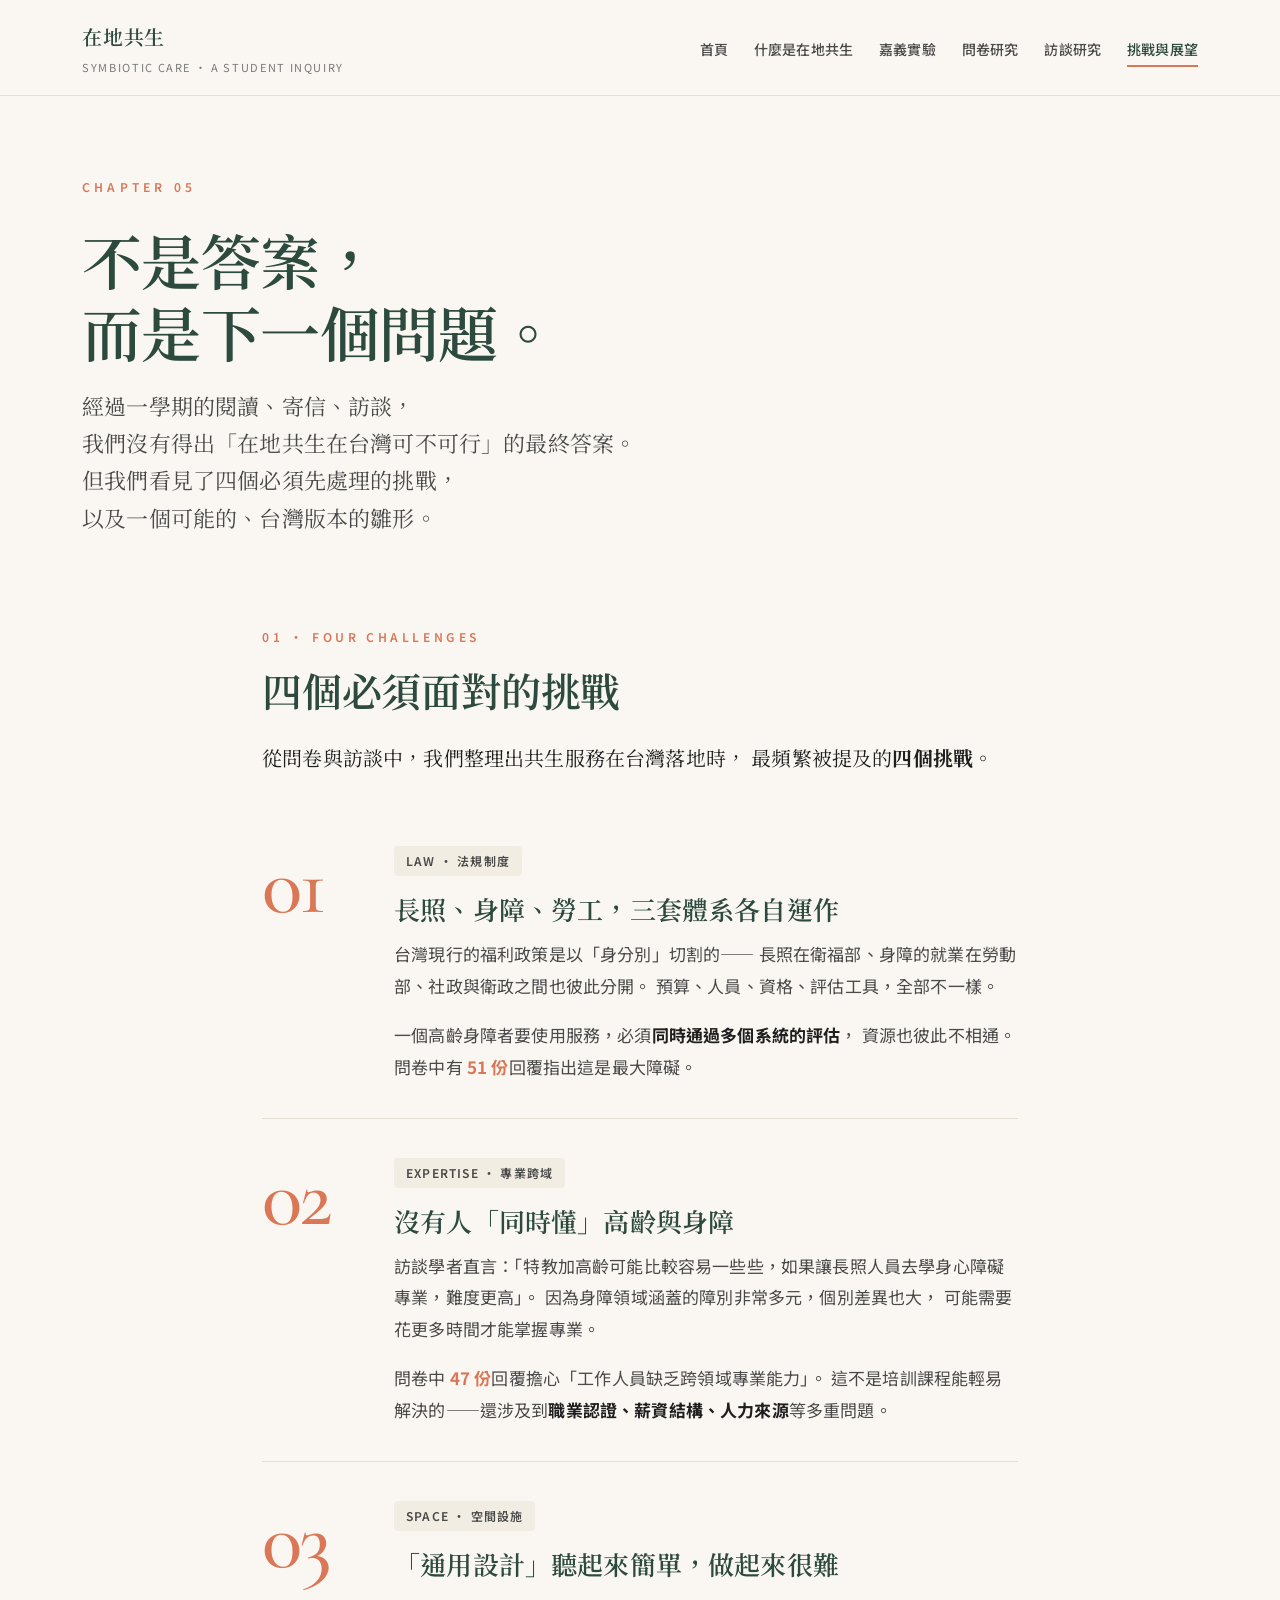
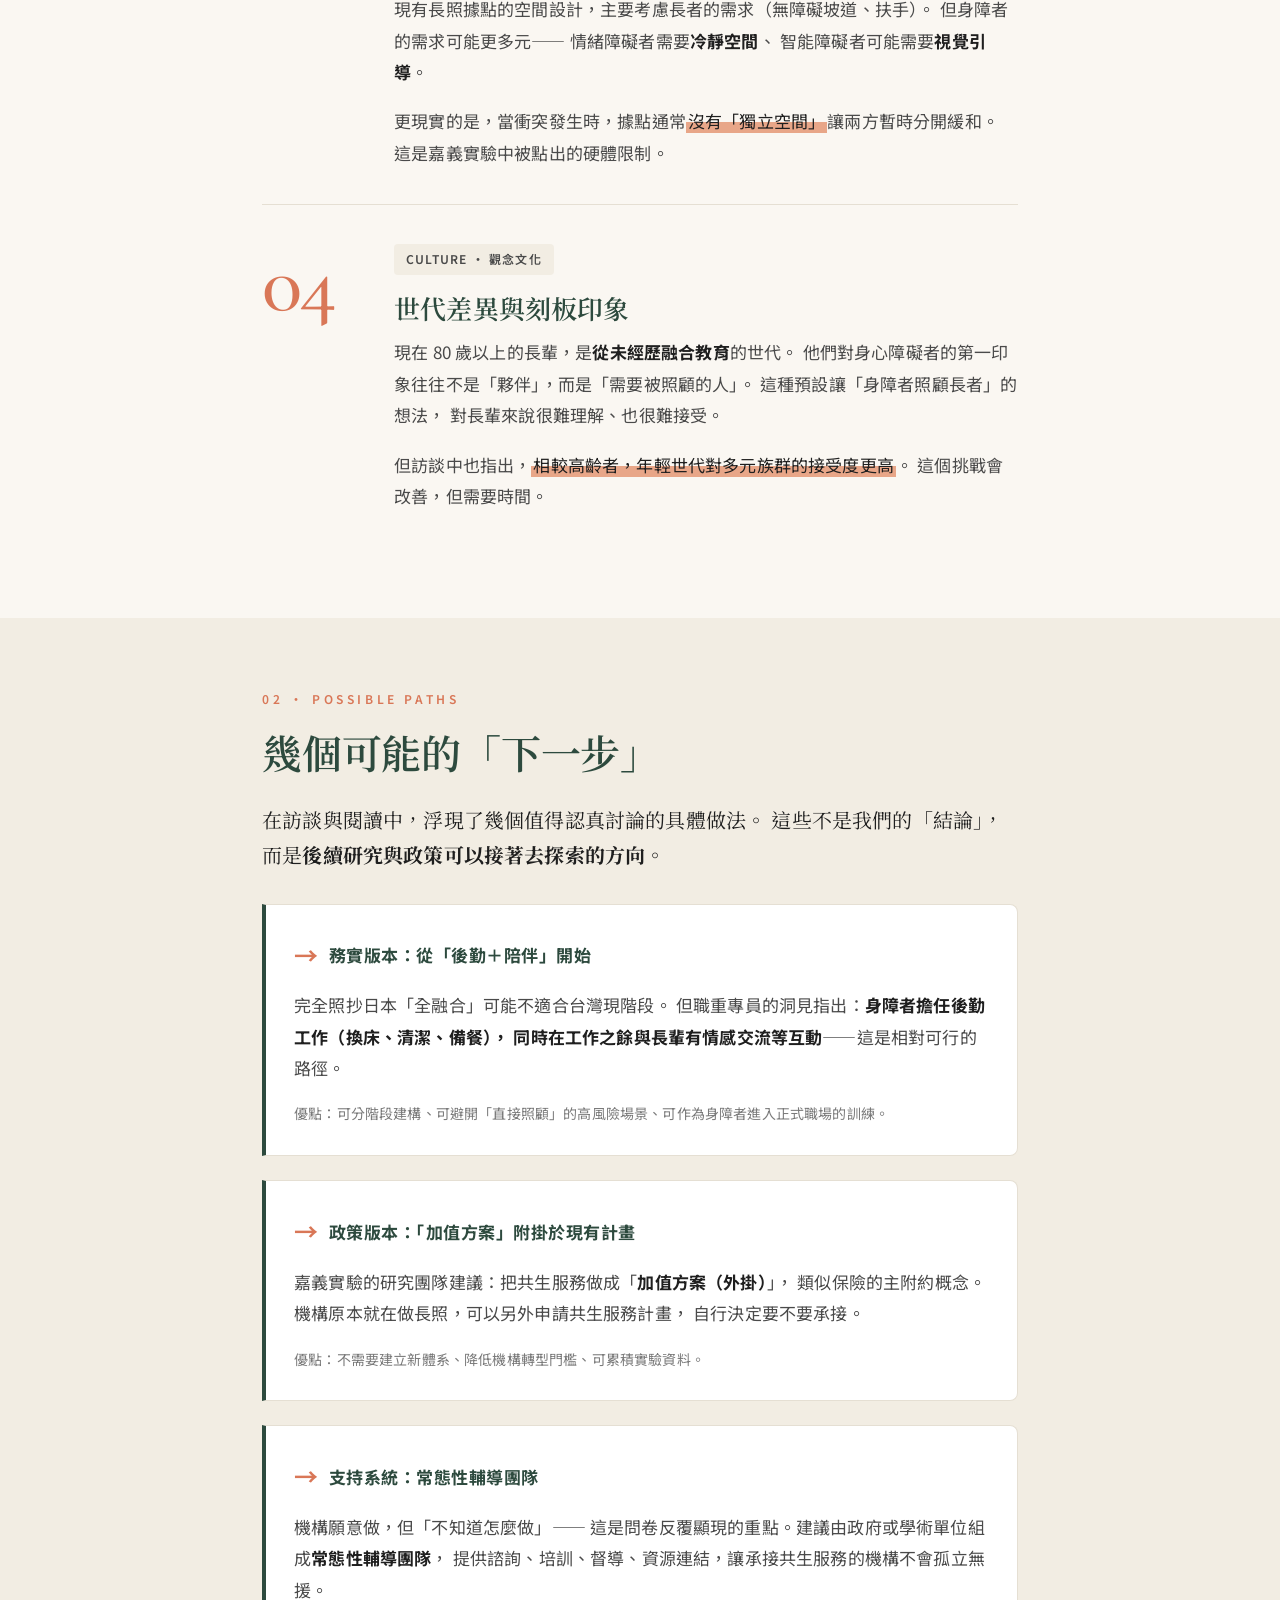
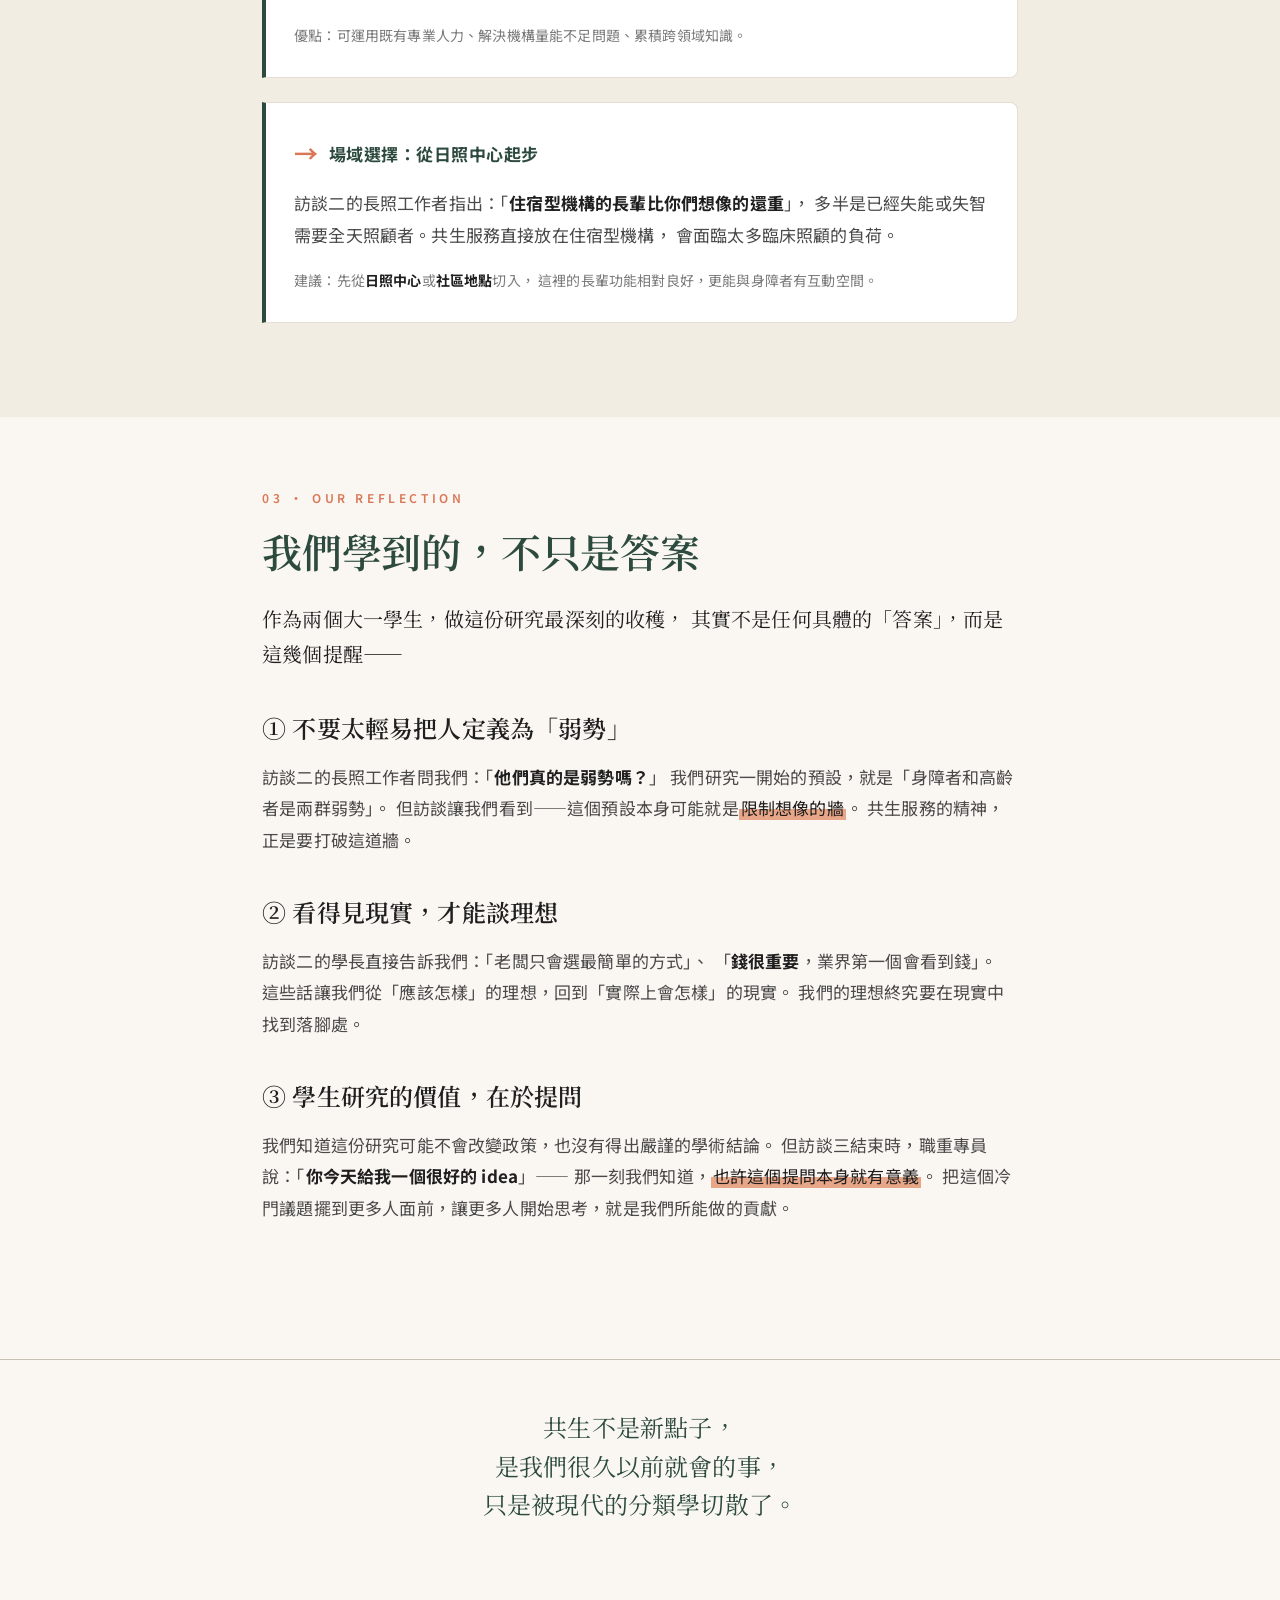
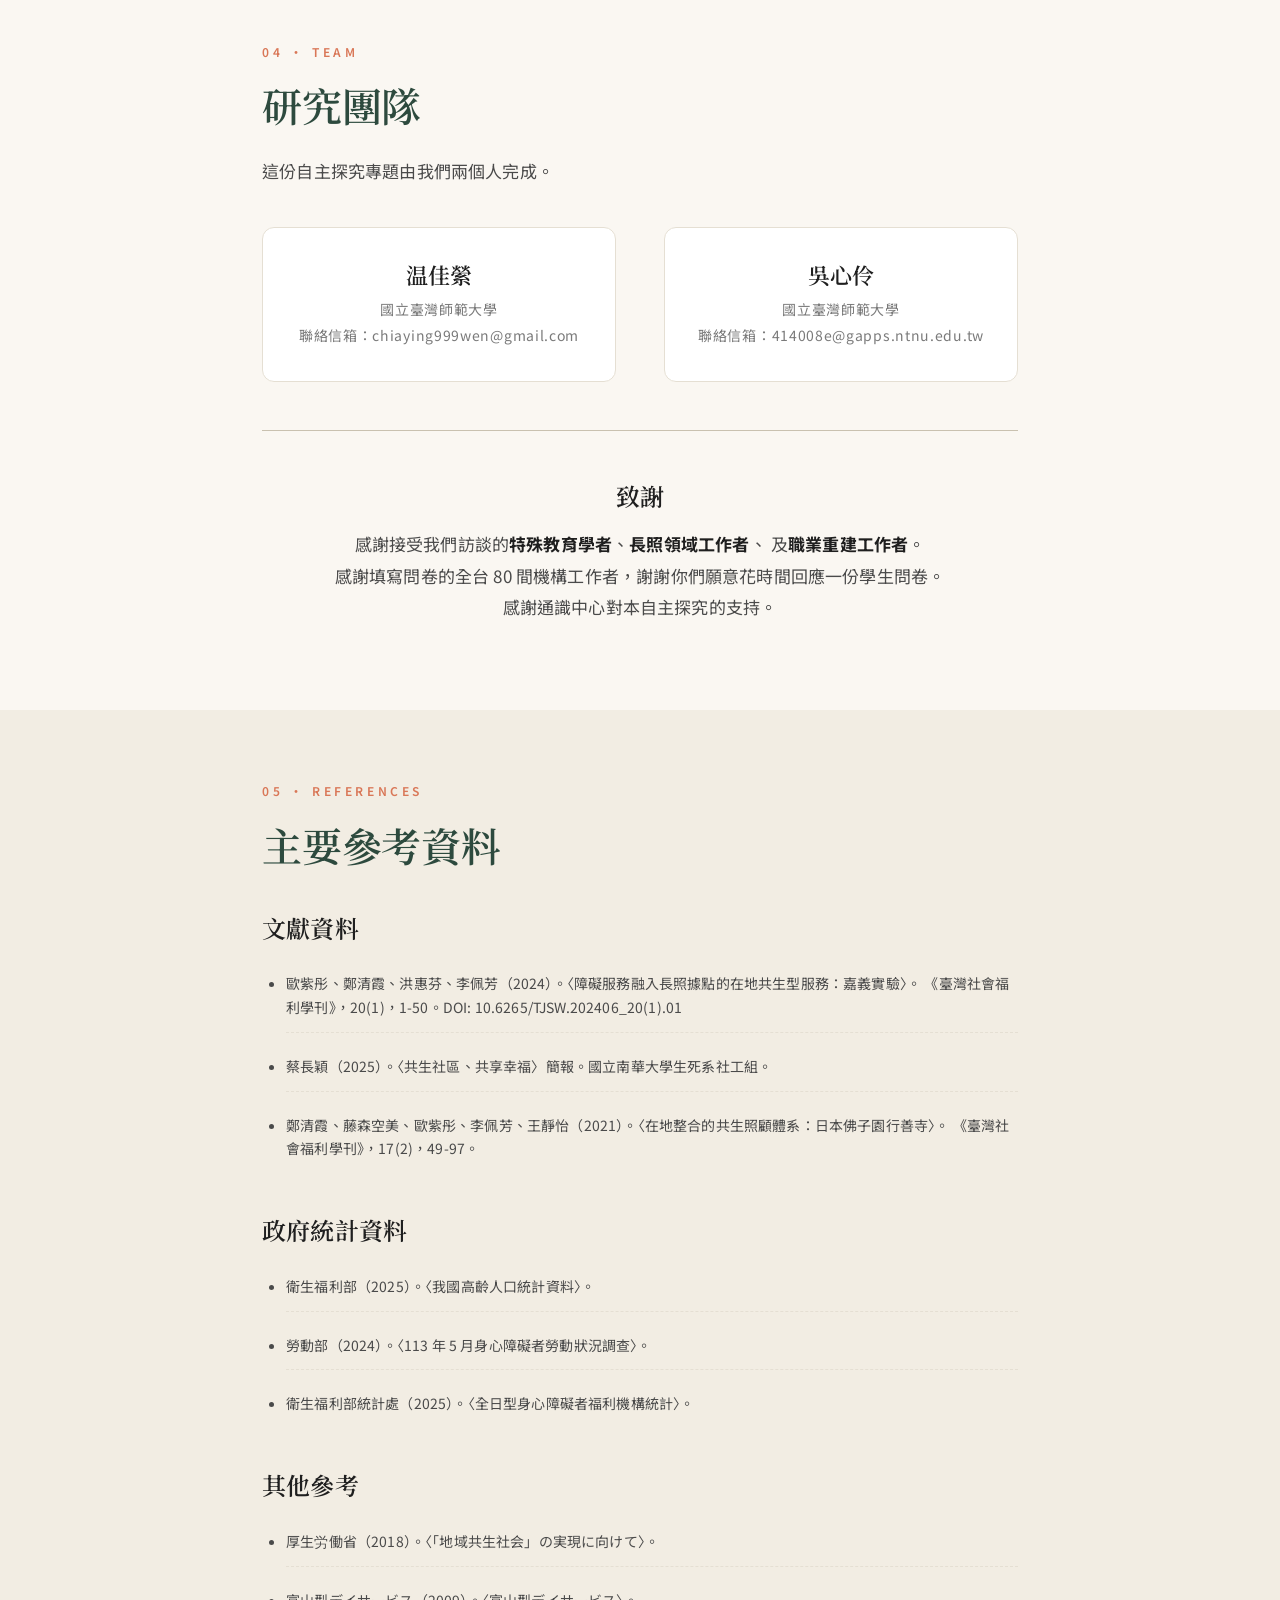
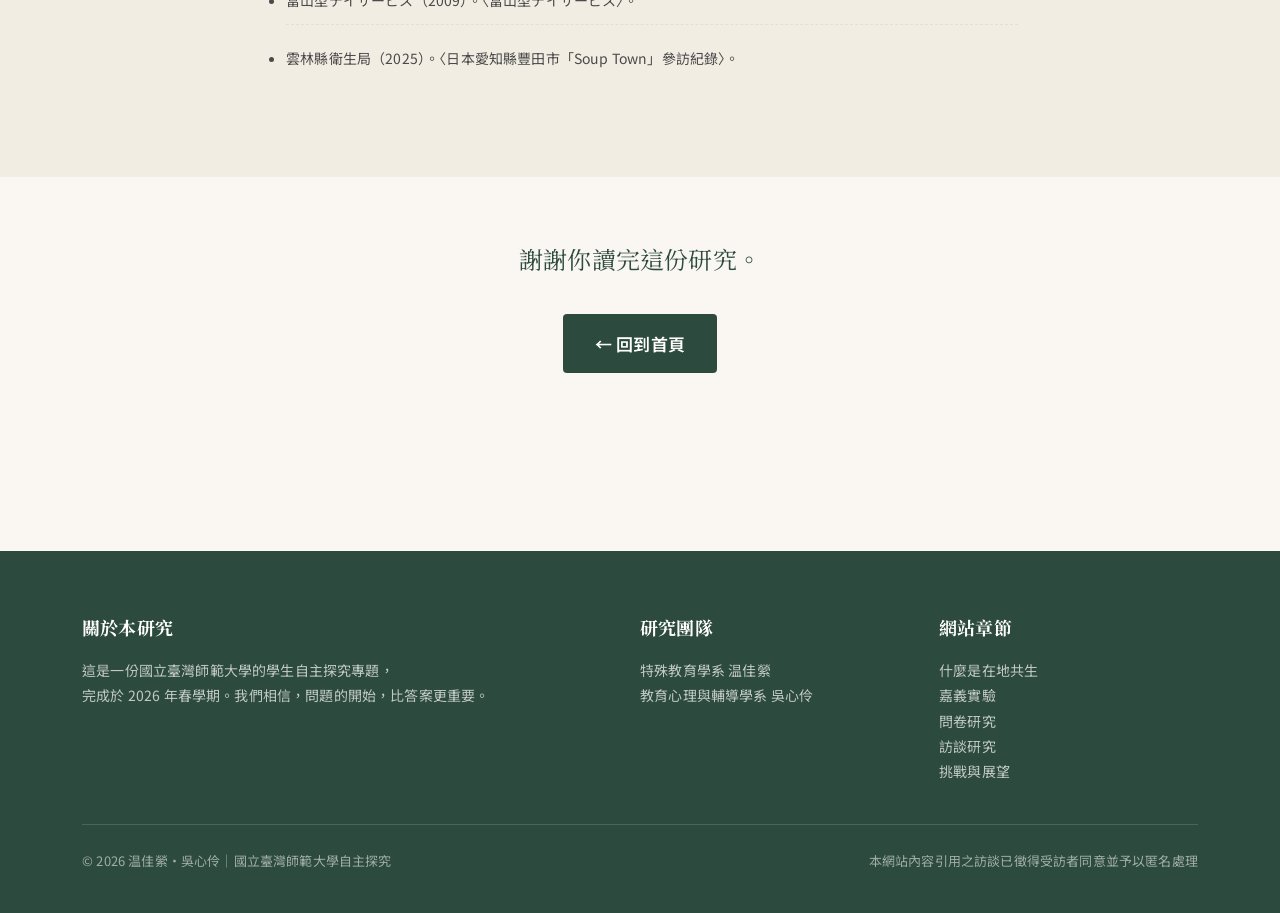
<file: future.html>
<!DOCTYPE html>
<html lang="zh-Hant">
<head>
<meta charset="UTF-8" />
<meta name="viewport" content="width=device-width, initial-scale=1.0" />
<title>挑戰與展望｜在地共生型服務研究</title>
<meta name="description" content="四大挑戰、可能的解方、團隊的反思。在地共生服務在台灣落地的下一步可能是什麼？" />
<link rel="preconnect" href="https://fonts.googleapis.com">
<link rel="preconnect" href="https://fonts.gstatic.com" crossorigin>
<link href="https://fonts.googleapis.com/css2?family=Cormorant+Garamond:wght@400;500;600&family=Noto+Sans+TC:wght@400;500;600;700&family=Noto+Serif+TC:wght@400;500;600;700&display=swap" rel="stylesheet">
<style>
/* ============================================
   在地共生型服務專題網站 - 全站樣式
   ============================================ */

/* ----- CSS 變數 ----- */
:root {
  --bg: #FAF7F2;
  --bg-alt: #F2EDE3;
  --bg-card: #FFFFFF;
  --ink: #1F1F1F;
  --ink-soft: #4A4A4A;
  --ink-light: #7A7A7A;
  --primary: #2D4A3E;        /* 深墨綠 */
  --primary-light: #4A6B5C;
  --accent: #D97757;          /* 暖橘 */
  --accent-soft: #E8A688;
  --indigo: #3A5A7A;          /* 靛藍 */
  --border: #E5DFD3;
  --rule: #C9C1B0;

  --font-serif: "Noto Serif TC", "Source Han Serif TC", "PingFang TC", "Songti TC", serif;
  --font-sans: "Noto Sans TC", "PingFang TC", "Microsoft JhengHei", sans-serif;
  --font-num: "Cormorant Garamond", "Noto Serif TC", serif;

  --maxw: 1180px;
  --readw: 720px;
}

/* ----- Reset & Base ----- */
* { box-sizing: border-box; margin: 0; padding: 0; }

html { scroll-behavior: smooth; }

body {
  font-family: var(--font-sans);
  font-size: 17px;
  line-height: 1.85;
  color: var(--ink);
  background: var(--bg);
  -webkit-font-smoothing: antialiased;
  letter-spacing: 0.01em;
}

img { max-width: 100%; display: block; }
a { color: var(--primary); text-decoration: none; transition: color .2s; }
a:hover { color: var(--accent); }

::selection { background: var(--accent); color: #fff; }

/* ----- 導覽列 ----- */
.nav {
  position: sticky;
  top: 0;
  z-index: 100;
  background: rgba(250, 247, 242, 0.92);
  backdrop-filter: blur(12px);
  -webkit-backdrop-filter: blur(12px);
  border-bottom: 1px solid var(--border);
}

.nav-inner {
  max-width: var(--maxw);
  margin: 0 auto;
  padding: 18px 32px;
  display: flex;
  align-items: center;
  justify-content: space-between;
  gap: 32px;
}

.nav-brand {
  font-family: var(--font-serif);
  font-size: 20px;
  font-weight: 600;
  color: var(--primary);
  letter-spacing: 0.04em;
  flex-shrink: 0;
}

.nav-brand small {
  display: block;
  font-family: var(--font-sans);
  font-size: 11px;
  font-weight: 400;
  color: var(--ink-light);
  letter-spacing: 0.15em;
  margin-top: 2px;
}

.nav-links {
  display: flex;
  gap: 26px;
  list-style: none;
  flex-wrap: wrap;
}

.nav-links a {
  font-size: 14px;
  color: var(--ink-soft);
  font-weight: 500;
  padding: 6px 0;
  border-bottom: 2px solid transparent;
  transition: all .2s;
}

.nav-links a:hover,
.nav-links a.active {
  color: var(--primary);
  border-bottom-color: var(--accent);
}

.nav-toggle {
  display: none;
  background: none;
  border: 1px solid var(--border);
  padding: 8px 14px;
  font-size: 14px;
  cursor: pointer;
  color: var(--ink-soft);
  border-radius: 4px;
}

@media (max-width: 880px) {
  .nav-toggle { display: block; }
  .nav-links {
    display: none;
    position: absolute;
    top: 100%;
    left: 0;
    right: 0;
    background: var(--bg);
    padding: 24px 32px;
    flex-direction: column;
    gap: 18px;
    border-bottom: 1px solid var(--border);
  }
  .nav-links.open { display: flex; }
}

/* ----- 通用容器 ----- */
.container {
  max-width: var(--maxw);
  margin: 0 auto;
  padding: 0 32px;
}

.container-narrow {
  max-width: 820px;
  margin: 0 auto;
  padding: 0 32px;
}

@media (max-width: 640px) {
  .container, .container-narrow {
    padding: 0 24px;
  }
}

/* ----- Hero / 頁首區 ----- */
.hero {
  padding: 80px 0 60px;
  position: relative;
}

.hero-eyebrow {
  font-family: var(--font-sans);
  font-size: 12px;
  font-weight: 600;
  letter-spacing: 0.35em;
  color: var(--accent);
  text-transform: uppercase;
  margin-bottom: 24px;
}

.hero h1 {
  font-family: var(--font-serif);
  font-size: clamp(36px, 6vw, 60px);
  font-weight: 600;
  line-height: 1.2;
  color: var(--primary);
  margin-bottom: 20px;
  letter-spacing: -0.01em;
}

.hero-sub {
  font-family: var(--font-serif);
  font-size: clamp(18px, 2.4vw, 22px);
  line-height: 1.7;
  color: var(--ink-soft);
  max-width: 680px;
}

.hero-meta {
  margin-top: 40px;
  padding-top: 24px;
  border-top: 1px solid var(--border);
  display: flex;
  gap: 40px;
  flex-wrap: wrap;
  font-size: 13px;
  color: var(--ink-light);
  letter-spacing: 0.05em;
}

.hero-meta span strong {
  display: block;
  color: var(--ink);
  font-size: 15px;
  font-weight: 600;
  margin-bottom: 2px;
  letter-spacing: 0.02em;
}

/* ----- 區段標題 ----- */
.section {
  padding: 70px 0;
}

.section-eyebrow {
  font-family: var(--font-sans);
  font-size: 12px;
  font-weight: 600;
  letter-spacing: 0.3em;
  color: var(--accent);
  text-transform: uppercase;
  margin-bottom: 16px;
}

.section h2 {
  font-family: var(--font-serif);
  font-size: clamp(28px, 4vw, 40px);
  font-weight: 600;
  line-height: 1.3;
  color: var(--primary);
  margin-bottom: 24px;
  letter-spacing: -0.005em;
}

.section h3 {
  font-family: var(--font-serif);
  font-size: 24px;
  font-weight: 600;
  line-height: 1.4;
  color: var(--ink);
  margin: 40px 0 16px;
}

.section h4 {
  font-family: var(--font-sans);
  font-size: 17px;
  font-weight: 700;
  color: var(--primary);
  margin: 24px 0 12px;
  letter-spacing: 0.03em;
}

.section p {
  margin-bottom: 18px;
  color: var(--ink-soft);
}

.section p.lead {
  font-family: var(--font-serif);
  font-size: 20px;
  line-height: 1.75;
  color: var(--ink);
  margin-bottom: 32px;
}

/* ----- 段落內標記 ----- */
mark {
  background: linear-gradient(transparent 55%, var(--accent-soft) 55%);
  padding: 0 2px;
  color: var(--ink);
}

strong { color: var(--ink); font-weight: 700; }

blockquote {
  font-family: var(--font-serif);
  font-size: 22px;
  line-height: 1.6;
  color: var(--primary);
  border-left: 3px solid var(--accent);
  padding: 12px 0 12px 28px;
  margin: 32px 0;
  font-style: italic;
}

blockquote cite {
  display: block;
  font-family: var(--font-sans);
  font-size: 13px;
  font-style: normal;
  color: var(--ink-light);
  margin-top: 12px;
  letter-spacing: 0.08em;
}

/* ----- 卡片 ----- */
.card {
  background: var(--bg-card);
  border: 1px solid var(--border);
  border-radius: 8px;
  padding: 32px;
  transition: transform .25s, box-shadow .25s;
}

.card:hover {
  transform: translateY(-2px);
  box-shadow: 0 12px 32px rgba(45, 74, 62, 0.08);
}

.card h3 {
  margin-top: 0;
}

.card-grid {
  display: grid;
  grid-template-columns: repeat(auto-fit, minmax(280px, 1fr));
  gap: 24px;
  margin: 32px 0;
}

/* ----- 大數字 ----- */
.big-stat {
  font-family: var(--font-num);
  font-size: clamp(60px, 10vw, 110px);
  font-weight: 500;
  line-height: 1;
  color: var(--primary);
  letter-spacing: -0.03em;
}

.big-stat sup {
  font-size: 0.4em;
  font-weight: 400;
  color: var(--accent);
  margin-left: 4px;
  vertical-align: super;
}

.stat-label {
  font-size: 14px;
  color: var(--ink-light);
  letter-spacing: 0.08em;
  margin-top: 8px;
}

/* ----- 數據網格 ----- */
.stats-grid {
  display: grid;
  grid-template-columns: repeat(auto-fit, minmax(200px, 1fr));
  gap: 32px;
  margin: 48px 0;
  padding: 40px 0;
  border-top: 1px solid var(--rule);
  border-bottom: 1px solid var(--rule);
}

.stat-block .num {
  font-family: var(--font-num);
  font-size: 56px;
  font-weight: 500;
  color: var(--primary);
  line-height: 1;
  letter-spacing: -0.02em;
}

.stat-block .unit {
  font-family: var(--font-sans);
  font-size: 16px;
  color: var(--accent);
  margin-left: 4px;
  font-weight: 500;
}

.stat-block .desc {
  font-size: 13px;
  color: var(--ink-light);
  margin-top: 10px;
  line-height: 1.6;
}

/* ----- 互動長條圖 ----- */
.bar-chart { margin: 24px 0; }

.bar-item {
  margin-bottom: 14px;
}

.bar-label {
  display: flex;
  justify-content: space-between;
  align-items: baseline;
  margin-bottom: 6px;
  font-size: 14px;
  color: var(--ink-soft);
}

.bar-label .count {
  font-family: var(--font-num);
  font-size: 18px;
  font-weight: 600;
  color: var(--primary);
}

.bar-track {
  height: 28px;
  background: var(--bg-alt);
  border-radius: 4px;
  overflow: hidden;
  position: relative;
}

.bar-fill {
  height: 100%;
  background: linear-gradient(90deg, var(--primary) 0%, var(--primary-light) 100%);
  border-radius: 4px;
  width: 0;
  transition: width 1.2s cubic-bezier(.2, .8, .3, 1);
}

.bar-fill.accent {
  background: linear-gradient(90deg, var(--accent) 0%, var(--accent-soft) 100%);
}

.bar-fill.indigo {
  background: linear-gradient(90deg, var(--indigo) 0%, #5a7a9a 100%);
}

/* ----- 兩欄對照 ----- */
.compare {
  display: grid;
  grid-template-columns: 1fr 1fr;
  gap: 0;
  margin: 40px 0;
  border: 1px solid var(--border);
  border-radius: 8px;
  overflow: hidden;
}

.compare > div {
  padding: 32px;
}

.compare > div:first-child {
  background: rgba(45, 74, 62, 0.04);
  border-right: 1px solid var(--border);
}

.compare > div:last-child {
  background: rgba(217, 119, 87, 0.04);
}

.compare h4 {
  margin-top: 0;
}

@media (max-width: 700px) {
  .compare {
    grid-template-columns: 1fr;
  }
  .compare > div:first-child {
    border-right: none;
    border-bottom: 1px solid var(--border);
  }
}

/* ----- 時間軸 / 步驟 ----- */
.steps {
  display: grid;
  gap: 24px;
  margin: 32px 0;
}

.step {
  display: grid;
  grid-template-columns: 80px 1fr;
  gap: 24px;
  padding: 24px;
  background: var(--bg-card);
  border: 1px solid var(--border);
  border-radius: 8px;
}

.step-num {
  font-family: var(--font-num);
  font-size: 48px;
  font-weight: 500;
  color: var(--accent);
  line-height: 1;
  letter-spacing: -0.03em;
}

.step h4 { margin-top: 0; margin-bottom: 8px; }
.step p { margin-bottom: 0; font-size: 15px; }

@media (max-width: 580px) {
  .step {
    grid-template-columns: 1fr;
    gap: 12px;
  }
  .step-num { font-size: 36px; }
}

/* ----- 引言區塊 / 訪談金句 ----- */
.quote-card {
  background: var(--bg-card);
  border: 1px solid var(--border);
  border-left: 4px solid var(--accent);
  padding: 32px;
  margin: 24px 0;
  border-radius: 0 8px 8px 0;
}

.quote-card .quote-mark {
  font-family: var(--font-serif);
  font-size: 56px;
  line-height: 1;
  color: var(--accent);
  opacity: 0.4;
  margin-bottom: -16px;
}

.quote-card p {
  font-family: var(--font-serif);
  font-size: 19px;
  line-height: 1.7;
  color: var(--ink);
  margin-bottom: 14px;
}

.quote-card .speaker {
  font-family: var(--font-sans);
  font-size: 13px;
  color: var(--ink-light);
  letter-spacing: 0.1em;
}

.quote-card .speaker strong {
  color: var(--primary);
}

/* ----- 標籤 ----- */
.tag {
  display: inline-block;
  padding: 4px 12px;
  font-size: 12px;
  font-weight: 500;
  background: var(--bg-alt);
  color: var(--ink-soft);
  border-radius: 12px;
  margin-right: 6px;
  margin-bottom: 6px;
  letter-spacing: 0.05em;
}

.tag.primary { background: var(--primary); color: #fff; }
.tag.accent { background: var(--accent); color: #fff; }

/* ----- 標籤頁切換 ----- */
.tabs {
  margin: 32px 0;
}

.tab-btns {
  display: flex;
  gap: 4px;
  border-bottom: 1px solid var(--border);
  margin-bottom: 24px;
  flex-wrap: wrap;
}

.tab-btn {
  background: none;
  border: none;
  padding: 12px 20px;
  font-family: var(--font-sans);
  font-size: 15px;
  color: var(--ink-light);
  cursor: pointer;
  border-bottom: 2px solid transparent;
  margin-bottom: -1px;
  transition: all .2s;
  font-weight: 500;
}

.tab-btn:hover {
  color: var(--ink);
}

.tab-btn.active {
  color: var(--primary);
  border-bottom-color: var(--accent);
  font-weight: 600;
}

.tab-content { display: none; }
.tab-content.active { display: block; animation: fadeIn .4s ease; }

@keyframes fadeIn {
  from { opacity: 0; transform: translateY(8px); }
  to { opacity: 1; transform: translateY(0); }
}

/* ----- 訊息提示框 ----- */
.callout {
  background: var(--bg-alt);
  border-left: 4px solid var(--indigo);
  padding: 24px 28px;
  margin: 32px 0;
  border-radius: 0 6px 6px 0;
}

.callout h4 {
  margin-top: 0;
  color: var(--indigo);
}

.callout p:last-child { margin-bottom: 0; }

/* ----- 列表 ----- */
.section ul, .section ol {
  margin: 16px 0 24px 24px;
  color: var(--ink-soft);
}

.section li {
  margin-bottom: 10px;
  line-height: 1.8;
}

/* ----- 頁尾 ----- */
.footer {
  margin-top: 80px;
  padding: 60px 0 40px;
  background: var(--primary);
  color: rgba(255, 255, 255, 0.85);
}

.footer-inner {
  max-width: var(--maxw);
  margin: 0 auto;
  padding: 0 32px;
}

.footer-grid {
  display: grid;
  grid-template-columns: 2fr 1fr 1fr;
  gap: 40px;
  margin-bottom: 40px;
}

@media (max-width: 700px) {
  .footer-grid {
    grid-template-columns: 1fr;
    gap: 24px;
  }
}

.footer h4 {
  font-family: var(--font-serif);
  font-size: 18px;
  color: #fff;
  margin-bottom: 14px;
}

.footer p, .footer li {
  font-size: 14px;
  color: rgba(255, 255, 255, 0.7);
  line-height: 1.8;
}

.footer ul { list-style: none; padding: 0; }

.footer-bottom {
  padding-top: 24px;
  border-top: 1px solid rgba(255, 255, 255, 0.15);
  display: flex;
  justify-content: space-between;
  font-size: 13px;
  color: rgba(255, 255, 255, 0.55);
  flex-wrap: wrap;
  gap: 12px;
}

/* ----- 頁面內錨點導覽 ----- */
.toc {
  background: var(--bg-card);
  border: 1px solid var(--border);
  border-radius: 8px;
  padding: 24px;
  margin: 40px 0;
}

.toc-title {
  font-family: var(--font-sans);
  font-size: 12px;
  font-weight: 600;
  letter-spacing: 0.2em;
  color: var(--ink-light);
  margin-bottom: 14px;
  text-transform: uppercase;
}

.toc ol {
  list-style: none;
  counter-reset: toc;
  margin: 0;
  padding: 0;
}

.toc li {
  counter-increment: toc;
  padding: 6px 0;
  border-bottom: 1px dashed var(--border);
}

.toc li:last-child { border-bottom: none; }

.toc li::before {
  content: counter(toc, decimal-leading-zero);
  font-family: var(--font-num);
  font-size: 14px;
  color: var(--accent);
  margin-right: 12px;
  font-weight: 600;
}

.toc a {
  font-size: 15px;
  color: var(--ink-soft);
}

.toc a:hover { color: var(--accent); }

/* ----- 圖片說明 ----- */
.figure {
  margin: 32px 0;
}

.figure-caption {
  font-size: 13px;
  color: var(--ink-light);
  margin-top: 10px;
  text-align: center;
  font-style: italic;
}

/* ----- 強調區塊 ----- */
.highlight-box {
  background: linear-gradient(135deg, rgba(45, 74, 62, 0.95), rgba(45, 74, 62, 0.85));
  color: #fff;
  padding: 48px 40px;
  border-radius: 12px;
  margin: 48px 0;
}

.highlight-box h3 {
  color: #fff;
  font-family: var(--font-serif);
  margin-top: 0;
}

.highlight-box p {
  color: rgba(255, 255, 255, 0.9);
}

.highlight-box .big-stat {
  color: var(--accent-soft);
}

/* ----- 表格 ----- */
table {
  width: 100%;
  border-collapse: collapse;
  margin: 24px 0;
  font-size: 15px;
}

th, td {
  text-align: left;
  padding: 14px 16px;
  border-bottom: 1px solid var(--border);
}

th {
  font-family: var(--font-sans);
  font-weight: 600;
  color: var(--primary);
  background: var(--bg-alt);
  font-size: 13px;
  letter-spacing: 0.05em;
}

td { color: var(--ink-soft); }

/* ----- 響應式調整 ----- */
@media (max-width: 640px) {
  body { font-size: 16px; }
  .section { padding: 50px 0; }
  .hero { padding: 50px 0 40px; }
  .card { padding: 24px; }
  .highlight-box { padding: 32px 24px; }
}

/* ----- 動畫進場 ----- */
.fade-in {
  opacity: 0;
  transform: translateY(20px);
  animation: fadeUp .8s ease forwards;
}

.fade-in.delay-1 { animation-delay: 0.1s; }
.fade-in.delay-2 { animation-delay: 0.2s; }
.fade-in.delay-3 { animation-delay: 0.3s; }
.fade-in.delay-4 { animation-delay: 0.4s; }

@keyframes fadeUp {
  to {
    opacity: 1;
    transform: translateY(0);
  }
}

/* ----- 滾動觸發 ----- */
.reveal {
  opacity: 0;
  transform: translateY(30px);
  transition: opacity .8s ease, transform .8s ease;
}

.reveal.is-visible {
  opacity: 1;
  transform: translateY(0);
}

/* ----- 圖示插畫 ----- */
.icon-circle {
  width: 56px;
  height: 56px;
  background: var(--bg-alt);
  border-radius: 50%;
  display: flex;
  align-items: center;
  justify-content: center;
  font-family: var(--font-serif);
  font-size: 22px;
  color: var(--primary);
  font-weight: 600;
  margin-bottom: 16px;
}

.icon-circle.accent {
  background: rgba(217, 119, 87, 0.15);
  color: var(--accent);
}

/* ----- 雙欄佈局 ----- */
.two-col {
  display: grid;
  grid-template-columns: 1fr 1fr;
  gap: 48px;
  margin: 40px 0;
  align-items: start;
}

@media (max-width: 760px) {
  .two-col {
    grid-template-columns: 1fr;
    gap: 32px;
  }
}

/* ----- 分隔線 ----- */
.divider {
  border: none;
  border-top: 1px solid var(--rule);
  margin: 48px 0;
  position: relative;
}

.divider.ornament::after {
  content: "✣";
  position: absolute;
  top: -14px;
  left: 50%;
  transform: translateX(-50%);
  background: var(--bg);
  padding: 0 16px;
  color: var(--accent);
  font-size: 16px;
}

</style>
<style>
.challenge-block {
  display: grid;
  grid-template-columns: 100px 1fr;
  gap: 32px;
  padding: 36px 0;
  border-bottom: 1px solid var(--border);
  align-items: start;
}
.challenge-block:last-child { border-bottom: none; }
.challenge-num {
  font-family: var(--font-num);
  font-size: 84px;
  font-weight: 500;
  color: var(--accent);
  line-height: 1;
  letter-spacing: -0.04em;
}
.challenge-content h3 {
  font-family: var(--font-serif);
  font-size: 26px;
  color: var(--primary);
  margin: 0 0 12px;
  line-height: 1.3;
}
.challenge-tag {
  display: inline-block;
  background: var(--bg-alt);
  color: var(--ink-soft);
  padding: 4px 12px;
  border-radius: 4px;
  font-size: 12px;
  font-weight: 600;
  letter-spacing: 0.1em;
  margin-bottom: 16px;
}
@media (max-width:640px){
  .challenge-block{
    grid-template-columns: 1fr;
    gap: 12px;
  }
  .challenge-num{font-size:56px;}
  .challenge-content h3{font-size:22px;}
}
.solution-card {
  background: var(--bg-card);
  border: 1px solid var(--border);
  border-left: 4px solid var(--primary);
  padding: 28px;
  margin: 24px 0;
  border-radius: 0 8px 8px 0;
}
.solution-card h4 {
  display: flex;
  align-items: center;
  gap: 10px;
  margin-top: 0;
  color: var(--primary);
}
.solution-card h4::before {
  content: "→";
  color: var(--accent);
  font-size: 24px;
}
.team-card {
  text-align: center;
  padding: 32px 24px;
  background: var(--bg-card);
  border: 1px solid var(--border);
  border-radius: 12px;
}
.team-avatar {
  width: 90px;
  height: 90px;
  background: linear-gradient(135deg, var(--primary), var(--primary-light));
  border-radius: 50%;
  margin: 0 auto 20px;
  display: flex;
  align-items: center;
  justify-content: center;
  font-family: var(--font-serif);
  font-size: 36px;
  color: #fff;
  font-weight: 500;
}
.team-card.alt .team-avatar {
  background: linear-gradient(135deg, var(--accent), var(--accent-soft));
}
.team-card h3 {
  margin: 0 0 6px;
  font-size: 22px;
}
.team-card .team-role {
  color: var(--ink-light);
  font-size: 14px;
  letter-spacing: 0.05em;
}
.reference-list li {
  padding: 12px 0;
  border-bottom: 1px dashed var(--border);
  font-size: 14px;
  line-height: 1.7;
  color: var(--ink-soft);
}
.reference-list li:last-child { border-bottom: none; }
</style>
</head>
<body>

<!-- 導覽列 -->
<nav class="nav">
  <div class="nav-inner">
    <div class="nav-brand">
      在地共生
      <small>SYMBIOTIC CARE · A STUDENT INQUIRY</small>
    </div>
    <button class="nav-toggle">選單</button>
    <ul class="nav-links">
      <li><a href="index.html">首頁</a></li>
      <li><a href="concept.html">什麼是在地共生</a></li>
      <li><a href="chiayi.html">嘉義實驗</a></li>
      <li><a href="survey.html">問卷研究</a></li>
      <li><a href="interview.html">訪談研究</a></li>
      <li><a href="future.html">挑戰與展望</a></li>
    </ul>
  </div>
</nav>

<!-- Hero -->
<section class="hero">
  <div class="container">
    <div class="hero-eyebrow fade-in">CHAPTER 05</div>
    <h1 class="fade-in delay-1">
      不是答案，<br>
      而是下一個問題。
    </h1>
    <p class="hero-sub fade-in delay-2">
      經過一學期的閱讀、寄信、訪談，<br>
      我們沒有得出「在地共生在台灣可不可行」的最終答案。<br>
      但我們看見了四個必須先處理的挑戰，<br>
      以及一個可能的、台灣版本的雛形。
    </p>
  </div>
</section>

<!-- 四大挑戰 -->
<section class="section" style="padding-top:30px;">
  <div class="container-narrow">
    <div class="reveal">
      <div class="section-eyebrow">01 · FOUR CHALLENGES</div>
      <h2>四個必須面對的挑戰</h2>
      <p class="lead">
        從問卷與訪談中，我們整理出共生服務在台灣落地時，
        最頻繁被提及的<strong>四個挑戰</strong>。
      </p>

      <div class="reveal">
        <div class="challenge-block">
          <div class="challenge-num">01</div>
          <div class="challenge-content">
            <span class="challenge-tag">LAW · 法規制度</span>
            <h3>長照、身障、勞工，三套體系各自運作</h3>
            <p>
              台灣現行的福利政策是以「身分別」切割的——
              長照在衛福部、身障的就業在勞動部、社政與衛政之間也彼此分開。
              預算、人員、資格、評估工具，全部不一樣。
            </p>
            <p style="margin-bottom:0;">
              一個高齡身障者要使用服務，必須<strong>同時通過多個系統的評估</strong>，
              資源也彼此不相通。問卷中有 <strong style="color:var(--accent);">51 份</strong>回覆指出這是最大障礙。
            </p>
          </div>
        </div>

        <div class="challenge-block">
          <div class="challenge-num">02</div>
          <div class="challenge-content">
            <span class="challenge-tag">EXPERTISE · 專業跨域</span>
            <h3>沒有人「同時懂」高齡與身障</h3>
            <p>
              訪談學者直言：「特教加高齡可能比較容易一些些，如果讓長照人員去學身心障礙專業，難度更高」。
              因為身障領域涵蓋的障別非常多元，個別差異也大，
              可能需要花更多時間才能掌握專業。
            </p>
            <p style="margin-bottom:0;">
              問卷中 <strong style="color:var(--accent);">47 份</strong>回覆擔心「工作人員缺乏跨領域專業能力」。
              這不是培訓課程能輕易解決的——還涉及到<strong>職業認證、薪資結構、人力來源</strong>等多重問題。
            </p>
          </div>
        </div>

        <div class="challenge-block">
          <div class="challenge-num">03</div>
          <div class="challenge-content">
            <span class="challenge-tag">SPACE · 空間設施</span>
            <h3>「通用設計」聽起來簡單，做起來很難</h3>
            <p>
              現有長照據點的空間設計，主要考慮長者的需求（無障礙坡道、扶手）。
              但身障者的需求可能更多元——
              情緒障礙者需要<strong>冷靜空間</strong>、 智能障礙者可能需要<strong>視覺引導</strong>。
            </p>
            <p style="margin-bottom:0;">
              更現實的是，當衝突發生時，據點通常<mark>沒有「獨立空間」</mark>讓兩方暫時分開緩和。
              這是嘉義實驗中被點出的硬體限制。
            </p>
          </div>
        </div>

        <div class="challenge-block">
          <div class="challenge-num">04</div>
          <div class="challenge-content">
            <span class="challenge-tag">CULTURE · 觀念文化</span>
            <h3>世代差異與刻板印象</h3>
            <p>
              現在 80 歲以上的長輩，是<strong>從未經歷融合教育</strong>的世代。
              他們對身心障礙者的第一印象往往不是「夥伴」，而是「需要被照顧的人」。
              這種預設讓「身障者照顧長者」的想法，
              對長輩來說很難理解、也很難接受。
            </p>
            <p style="margin-bottom:0;">
              但訪談中也指出，<mark>相較高齡者，年輕世代對多元族群的接受度更高</mark>。
              這個挑戰會改善，但需要時間。
            </p>
          </div>
        </div>
      </div>
    </div>
  </div>
</section>

<!-- 可能的解方 -->
<section class="section" id="solutions" style="background:var(--bg-alt);">
  <div class="container-narrow">
    <div class="reveal">
      <div class="section-eyebrow">02 · POSSIBLE PATHS</div>
      <h2>幾個可能的「下一步」</h2>
      <p class="lead">
        在訪談與閱讀中，浮現了幾個值得認真討論的具體做法。
        這些不是我們的「結論」，而是<strong>後續研究與政策可以接著去探索的方向</strong>。
      </p>

      <div class="solution-card reveal">
        <h4>務實版本：從「後勤＋陪伴」開始</h4>
        <p>
          完全照抄日本「全融合」可能不適合台灣現階段。
          但職重專員的洞見指出：<strong>身障者擔任後勤工作（換床、清潔、備餐），
          同時在工作之餘與長輩有情感交流等互動</strong>——這是相對可行的路徑。
        </p>
        <p style="margin-bottom:0;font-size:14px;color:var(--ink-light);">
          優點：可分階段建構、可避開「直接照顧」的高風險場景、可作為身障者進入正式職場的訓練。
        </p>
      </div>

      <div class="solution-card reveal">
        <h4>政策版本：「加值方案」附掛於現有計畫</h4>
        <p>
          嘉義實驗的研究團隊建議：把共生服務做成「<strong>加值方案（外掛）</strong>」，
          類似保險的主附約概念。機構原本就在做長照，可以另外申請共生服務計畫，
          自行決定要不要承接。
        </p>
        <p style="margin-bottom:0;font-size:14px;color:var(--ink-light);">
          優點：不需要建立新體系、降低機構轉型門檻、可累積實驗資料。
        </p>
      </div>

      <div class="solution-card reveal">
        <h4>支持系統：常態性輔導團隊</h4>
        <p>
          機構願意做，但「不知道怎麼做」——
          這是問卷反覆顯現的重點。建議由政府或學術單位組成<strong>常態性輔導團隊</strong>，
          提供諮詢、培訓、督導、資源連結，讓承接共生服務的機構不會孤立無援。
        </p>
        <p style="margin-bottom:0;font-size:14px;color:var(--ink-light);">
          優點：可運用既有專業人力、解決機構量能不足問題、累積跨領域知識。
        </p>
      </div>

      <div class="solution-card reveal">
        <h4>場域選擇：從日照中心起步</h4>
        <p>
          訪談二的長照工作者指出：「<strong>住宿型機構的長輩比你們想像的還重</strong>」，
          多半是已經失能或失智需要全天照顧者。共生服務直接放在住宿型機構，
          會面臨太多臨床照顧的負荷。
        </p>
        <p style="margin-bottom:0;font-size:14px;color:var(--ink-light);">
          建議：先從<strong>日照中心</strong>或<strong>社區地點</strong>切入，
          這裡的長輩功能相對良好，更能與身障者有互動空間。
        </p>
      </div>
    </div>
  </div>
</section>

<!-- 我們的反思 -->
<section class="section" id="reflection">
  <div class="container-narrow">
    <div class="reveal">
      <div class="section-eyebrow">03 · OUR REFLECTION</div>
      <h2>我們學到的，不只是答案</h2>

      <p class="lead">
        作為兩個大一學生，做這份研究最深刻的收穫，
        其實不是任何具體的「答案」，而是這幾個提醒——
      </p>

      <h3>① 不要太輕易把人定義為「弱勢」</h3>
      <p>
        訪談二的長照工作者問我們：「<strong>他們真的是弱勢嗎？</strong>」
        我們研究一開始的預設，就是「身障者和高齡者是兩群弱勢」。
        但訪談讓我們看到——這個預設本身可能就是<mark>限制想像的牆</mark>。
        共生服務的精神，正是要打破這道牆。
      </p>

      <h3>② 看得見現實，才能談理想</h3>
      <p>
        訪談二的學長直接告訴我們：「老闆只會選最簡單的方式」、
        「<strong>錢很重要</strong>，業界第一個會看到錢」。
        這些話讓我們從「應該怎樣」的理想，回到「實際上會怎樣」的現實。
        我們的理想終究要在現實中找到落腳處。
      </p>

      <h3>③ 學生研究的價值，在於提問</h3>
      <p>
        我們知道這份研究可能不會改變政策，也沒有得出嚴謹的學術結論。
        但訪談三結束時，職重專員說：「<strong>你今天給我一個很好的 idea</strong>」——
        那一刻我們知道，<mark>也許這個提問本身就有意義</mark>。
        把這個冷門議題擺到更多人面前，讓更多人開始思考，就是我們所能做的貢獻。
      </p>
    </div>
  </div>
</section>

      <hr class="divider ornament">

      <blockquote style="font-size:24px;text-align:center;border-left:none;padding:0;font-style:normal;color:var(--primary);max-width:600px;margin:48px auto;">
        共生不是新點子，<br>
        是我們很久以前就會的事，<br>
        只是被現代的分類學切散了。
      </blockquote>
    </div>
  </div>
</section>

<!-- 研究團隊 -->
<section class="section" id="team">
  <div class="container-narrow">
    <div class="reveal">
      <div class="section-eyebrow">04 · TEAM</div>
      <h2>研究團隊</h2>
      <p>這份自主探究專題由我們兩個人完成。</p>

      <div class="two-col" style="margin-top:40px;">
        <div class="team-card">
          <h3>温佳縈</h3>
          <div class="team-role">國立臺灣師範大學</div>
          <div class="team-role">聯絡信箱：chiaying999wen@gmail.com</div>
        </div>
        <div class="team-card alt">
          <h3>吳心伶</h3>
          <div class="team-role">國立臺灣師範大學</div>
          <div class="team-role">聯絡信箱：414008e@gapps.ntnu.edu.tw</div>
        </div>
      </div>

      <hr class="divider ornament">

      <h3 style="text-align:center;">致謝</h3>
      <p style="text-align:center;">
        感謝接受我們訪談的<strong>特殊教育學者</strong>、<strong>長照領域工作者</strong>、
        及<strong>職業重建工作者</strong>。<br>
        感謝填寫問卷的全台 80 間機構工作者，謝謝你們願意花時間回應一份學生問卷。<br>
        感謝通識中心對本自主探究的支持。
      </p>
    </div>
  </div>
</section>

<!-- 參考資料 -->
<section class="section" id="references" style="background:var(--bg-alt);">
  <div class="container-narrow">
    <div class="reveal">
      <div class="section-eyebrow">05 · REFERENCES</div>
      <h2>主要參考資料</h2>

      <h3>文獻資料</h3>
      <ul class="reference-list">
        <li>
          歐紫彤、鄭清霞、洪惠芬、李佩芳（2024）。〈障礙服務融入長照據點的在地共生型服務：嘉義實驗〉。
          《臺灣社會福利學刊》，20(1)，1-50。DOI: 10.6265/TJSW.202406_20(1).01
        </li>
        <li>
          蔡長穎（2025）。〈共生社區、共享幸福〉簡報。國立南華大學生死系社工組。
        </li>
        <li>
          鄭清霞、藤森空美、歐紫彤、李佩芳、王靜怡（2021）。〈在地整合的共生照顧體系：日本佛子園行善寺〉。
          《臺灣社會福利學刊》，17(2)，49-97。
        </li>
      </ul>

      <h3>政府統計資料</h3>
      <ul class="reference-list">
        <li>衛生福利部（2025）。〈我國高齡人口統計資料〉。</li>
        <li>勞動部（2024）。〈113 年 5 月身心障礙者勞動狀況調查〉。</li>
        <li>衛生福利部統計處（2025）。〈全日型身心障礙者福利機構統計〉。</li>
      </ul>

      <h3>其他參考</h3>
      <ul class="reference-list">
        <li>厚生労働省（2018）。〈「地域共生社会」の実現に向けて〉。</li>
        <li>富山型デイサービス（2009）。〈富山型デイサービス〉。</li>
        <li>雲林縣衛生局（2025）。〈日本愛知縣豐田市「Soup Town」參訪紀錄〉。</li>
      </ul>


      </p>
    </div>
  </div>
</section>

<!-- 回首頁 -->
<section class="section" style="text-align:center;padding:60px 0 80px;">
  <div class="container-narrow">
    <p style="font-family:var(--font-serif);font-size:24px;color:var(--primary);margin-bottom:32px;">
      謝謝你讀完這份研究。
    </p>
    <p>
      <a href="index.html" style="display:inline-block;padding:14px 32px;background:var(--primary);color:#fff;border-radius:4px;font-weight:600;">
        ← 回到首頁
      </a>
    </p>
  </div>
</section>

<!-- Footer -->
<footer class="footer">
  <div class="footer-inner">
    <div class="footer-grid">
      <div>
        <h4>關於本研究</h4>
        <p>
          這是一份國立臺灣師範大學的學生自主探究專題，<br>
          完成於 2026 年春學期。我們相信，問題的開始，比答案更重要。
        </p>
      </div>
      <div>
        <h4>研究團隊</h4>
        <ul>
          <li>特殊教育學系 温佳縈</li>
          <li>教育心理與輔導學系 吳心伶</li>
        </ul>
      </div>
      <div>
        <h4>網站章節</h4>
        <ul>
          <li><a href="concept.html" style="color:rgba(255,255,255,0.7);">什麼是在地共生</a></li>
          <li><a href="chiayi.html" style="color:rgba(255,255,255,0.7);">嘉義實驗</a></li>
          <li><a href="survey.html" style="color:rgba(255,255,255,0.7);">問卷研究</a></li>
          <li><a href="interview.html" style="color:rgba(255,255,255,0.7);">訪談研究</a></li>
          <li><a href="future.html" style="color:rgba(255,255,255,0.7);">挑戰與展望</a></li>
        </ul>
      </div>
    </div>
    <div class="footer-bottom">
      <span>© 2026 温佳縈・吳心伶｜國立臺灣師範大學自主探究</span>
      <span>本網站內容引用之訪談已徵得受訪者同意並予以匿名處理</span>
    </div>
  </div>
</footer>

<script>
/* ============================================
   在地共生型服務專題網站 - 共用腳本
   ============================================ */

document.addEventListener('DOMContentLoaded', () => {

  /* ----- 行動裝置導覽切換 ----- */
  const navToggle = document.querySelector('.nav-toggle');
  const navLinks = document.querySelector('.nav-links');
  if (navToggle && navLinks) {
    navToggle.addEventListener('click', () => {
      navLinks.classList.toggle('open');
    });
  }

  /* ----- 標記當前頁面導覽連結 ----- */
  const currentPage = window.location.pathname.split('/').pop() || 'index.html';
  document.querySelectorAll('.nav-links a').forEach(link => {
    const href = link.getAttribute('href');
    if (href === currentPage || (currentPage === '' && href === 'index.html')) {
      link.classList.add('active');
    }
  });

  /* ----- 滾動觸發進場動畫 ----- */
  const observerOptions = {
    threshold: 0.12,
    rootMargin: '0px 0px -60px 0px'
  };

  const observer = new IntersectionObserver((entries) => {
    entries.forEach(entry => {
      if (entry.isIntersecting) {
        entry.target.classList.add('is-visible');

        /* 觸發長條圖填充動畫 */
        const bars = entry.target.querySelectorAll('.bar-fill');
        bars.forEach(bar => {
          const targetWidth = bar.getAttribute('data-width');
          if (targetWidth) {
            setTimeout(() => {
              bar.style.width = targetWidth + '%';
            }, 150);
          }
        });

        /* 觸發數字滾動 */
        const counters = entry.target.querySelectorAll('[data-count]');
        counters.forEach(counter => {
          if (counter.dataset.counted) return;
          counter.dataset.counted = 'true';
          const target = parseFloat(counter.getAttribute('data-count'));
          const duration = 1400;
          const isFloat = target % 1 !== 0;
          let startTime = null;

          function step(timestamp) {
            if (!startTime) startTime = timestamp;
            const progress = Math.min((timestamp - startTime) / duration, 1);
            const eased = 1 - Math.pow(1 - progress, 3);
            const value = target * eased;
            counter.textContent = isFloat ? value.toFixed(1) : Math.floor(value).toLocaleString();
            if (progress < 1) requestAnimationFrame(step);
          }
          requestAnimationFrame(step);
        });

        observer.unobserve(entry.target);
      }
    });
  }, observerOptions);

  document.querySelectorAll('.reveal, .bar-chart, .stats-grid').forEach(el => {
    observer.observe(el);
  });

  /* ----- 標籤頁切換 ----- */
  document.querySelectorAll('.tabs').forEach(tabContainer => {
    const buttons = tabContainer.querySelectorAll('.tab-btn');
    const contents = tabContainer.querySelectorAll('.tab-content');

    buttons.forEach((btn, idx) => {
      btn.addEventListener('click', () => {
        buttons.forEach(b => b.classList.remove('active'));
        contents.forEach(c => c.classList.remove('active'));
        btn.classList.add('active');
        if (contents[idx]) contents[idx].classList.add('active');
      });
    });
  });

});

</script>
</body>
</html>
</file>
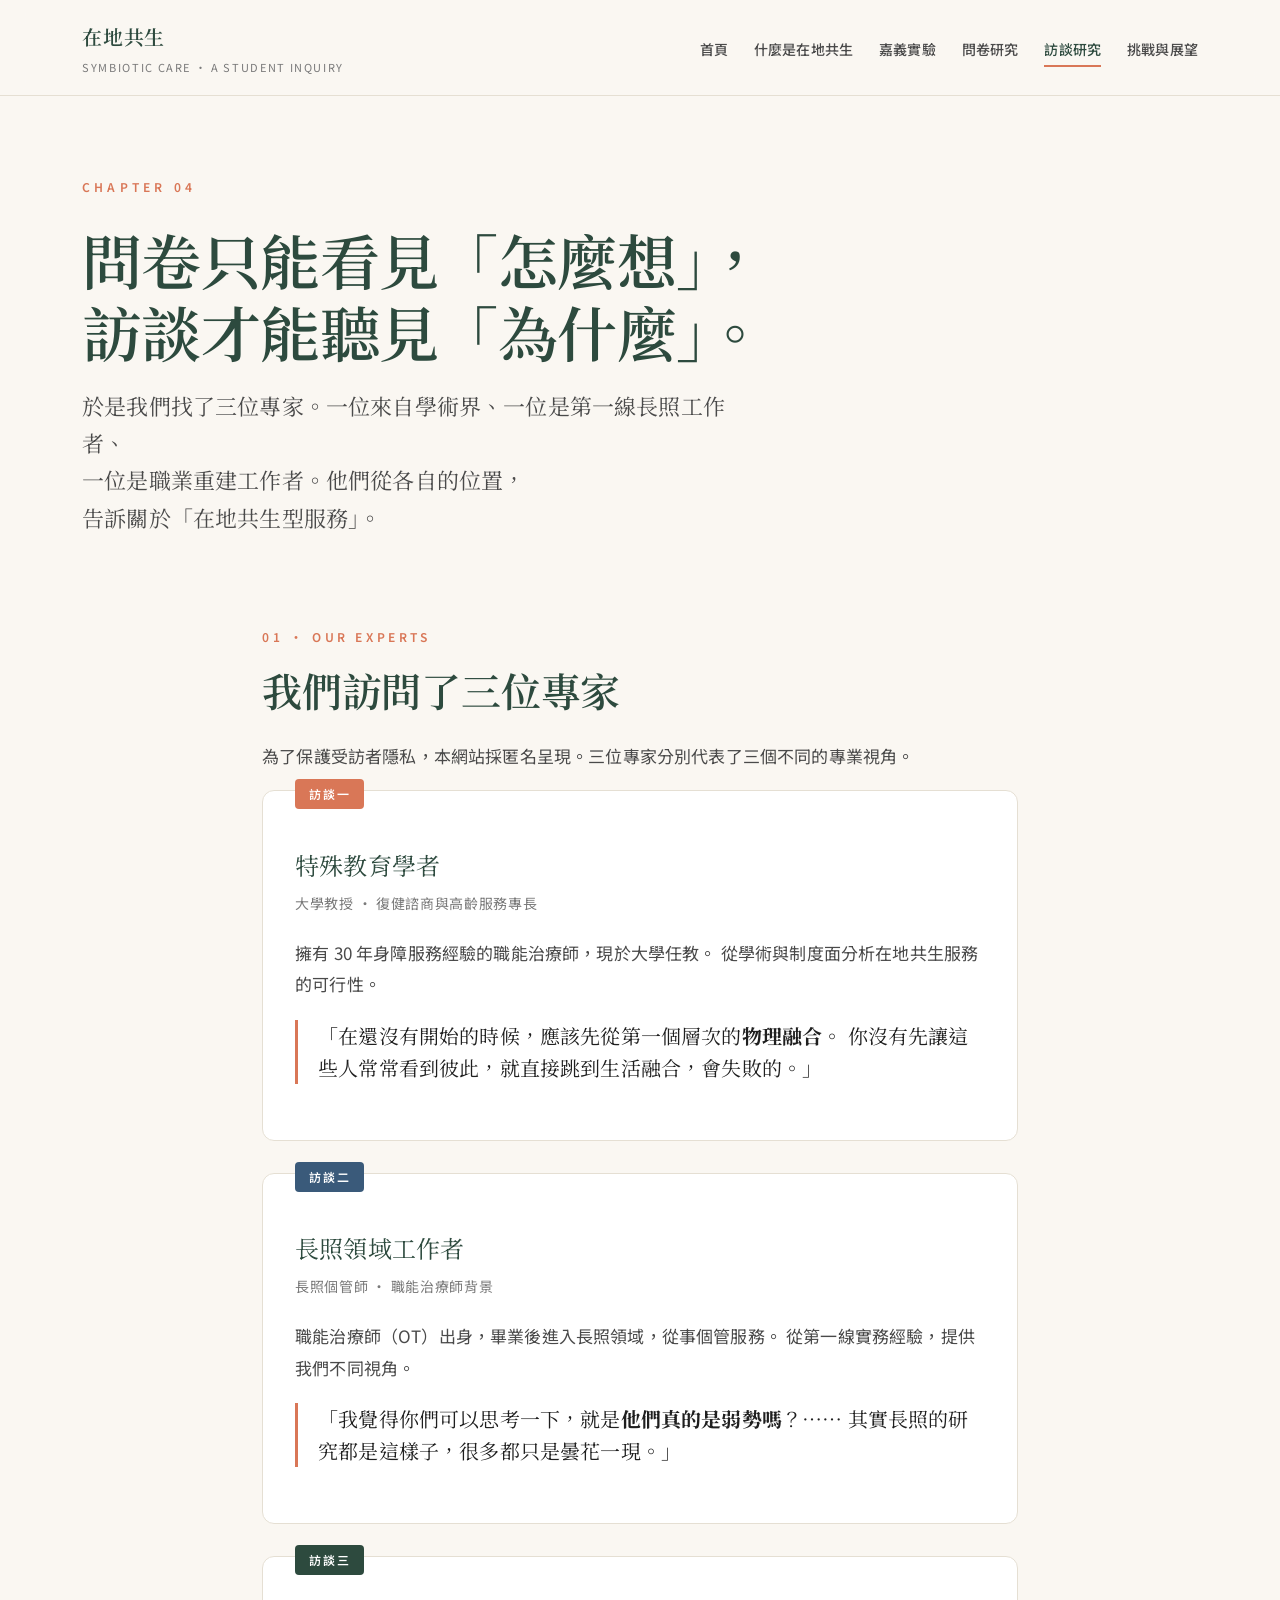
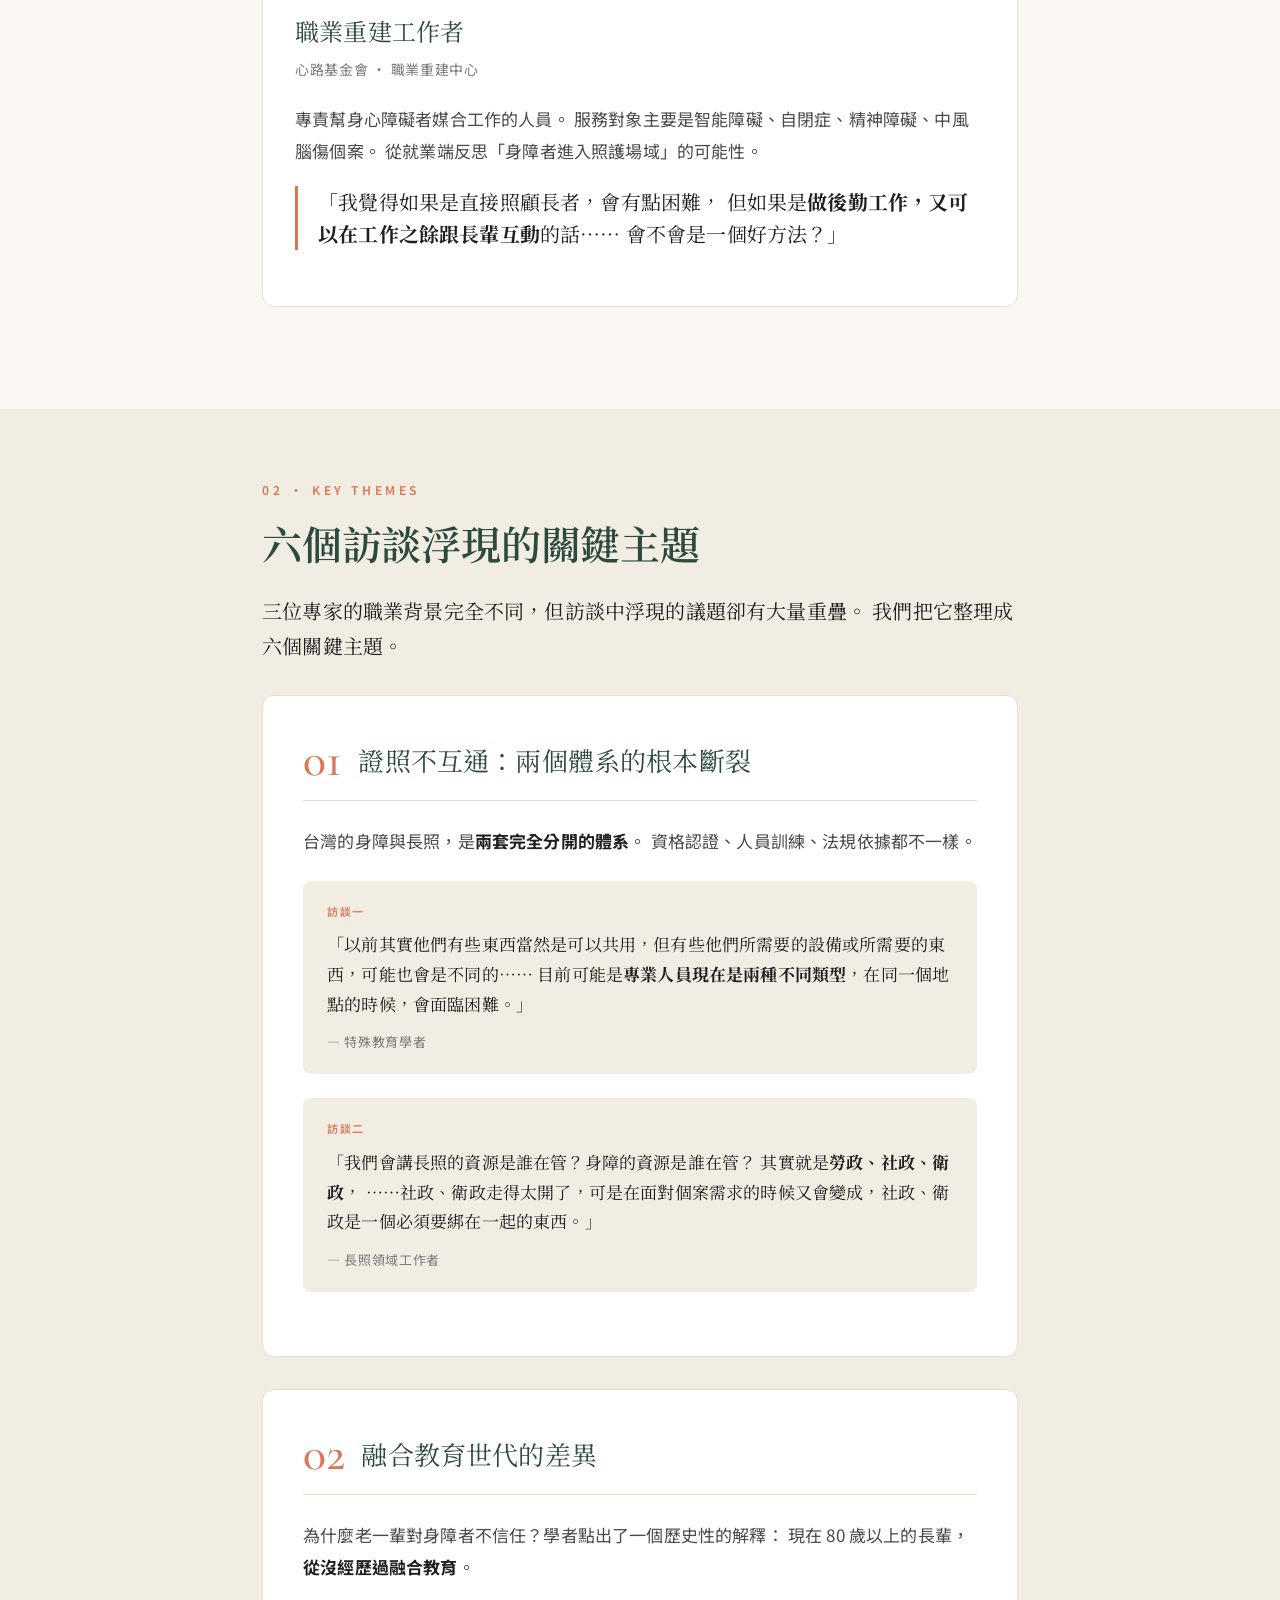
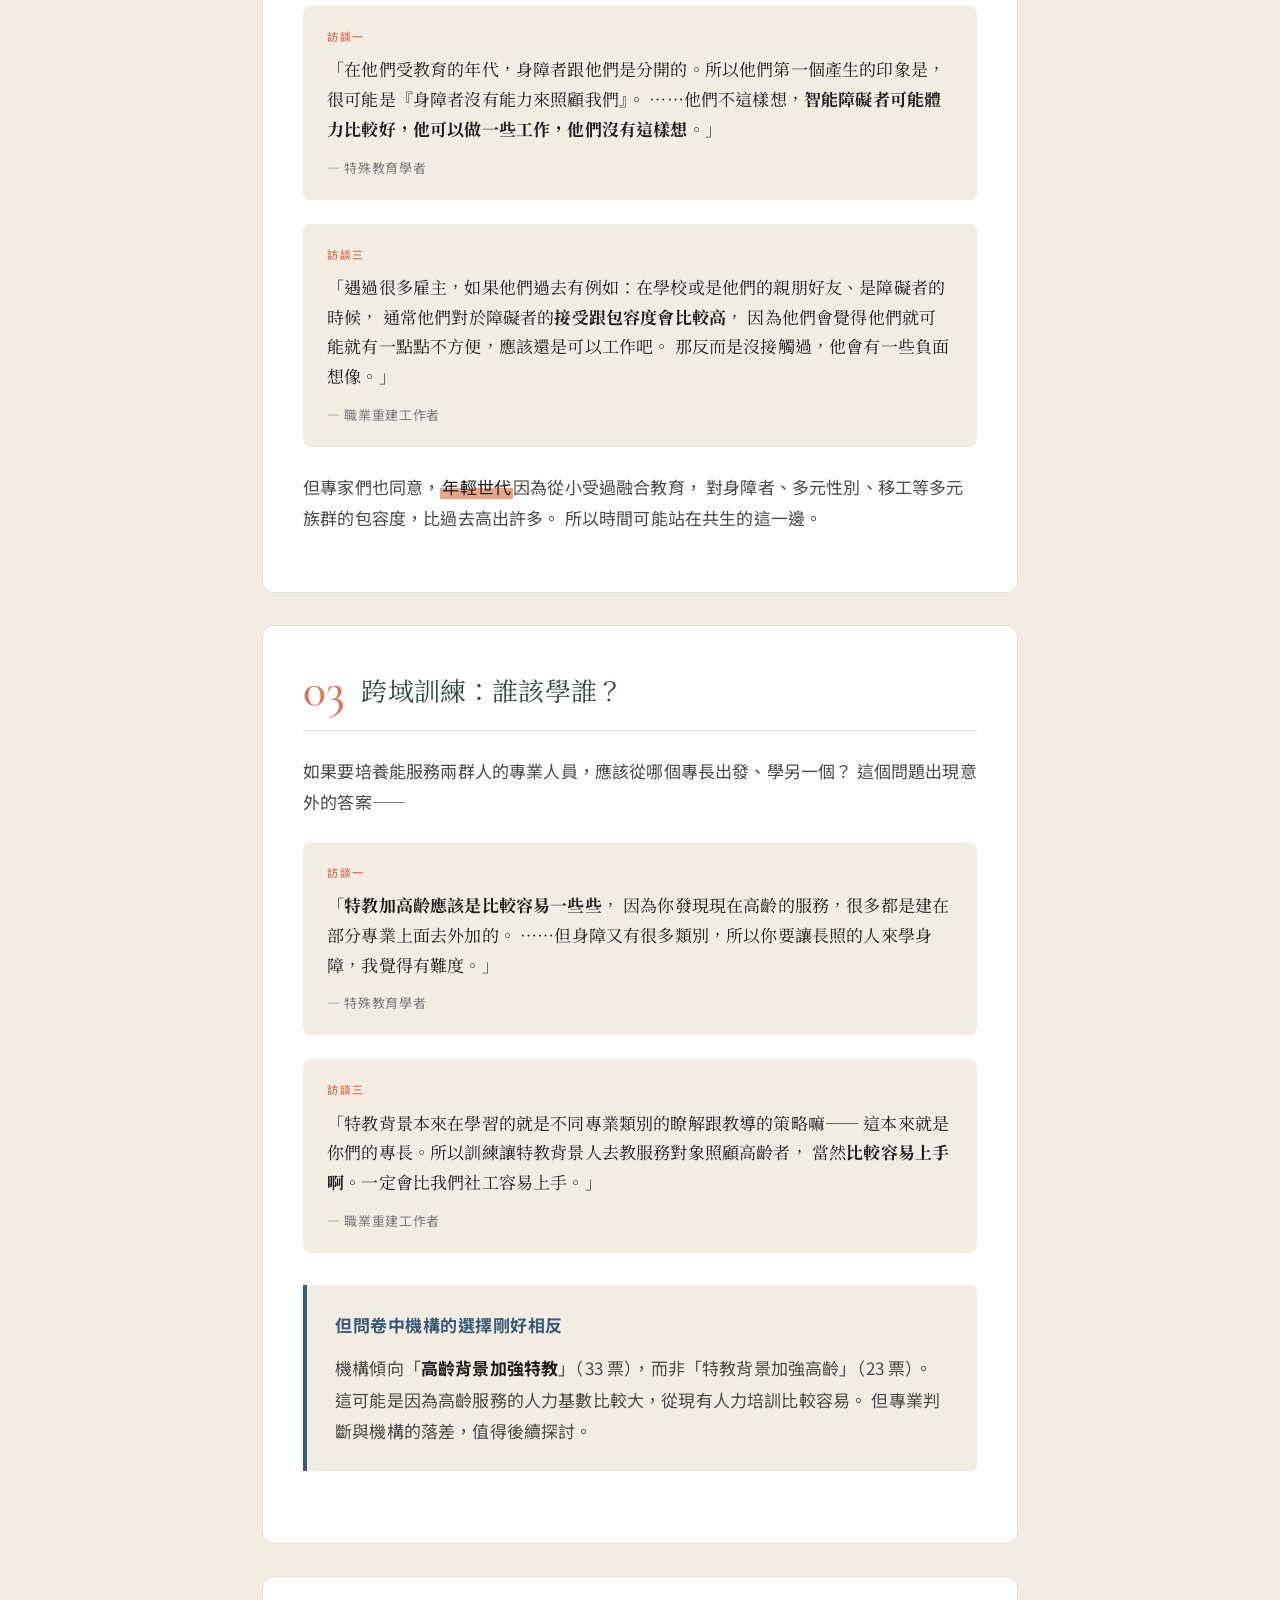
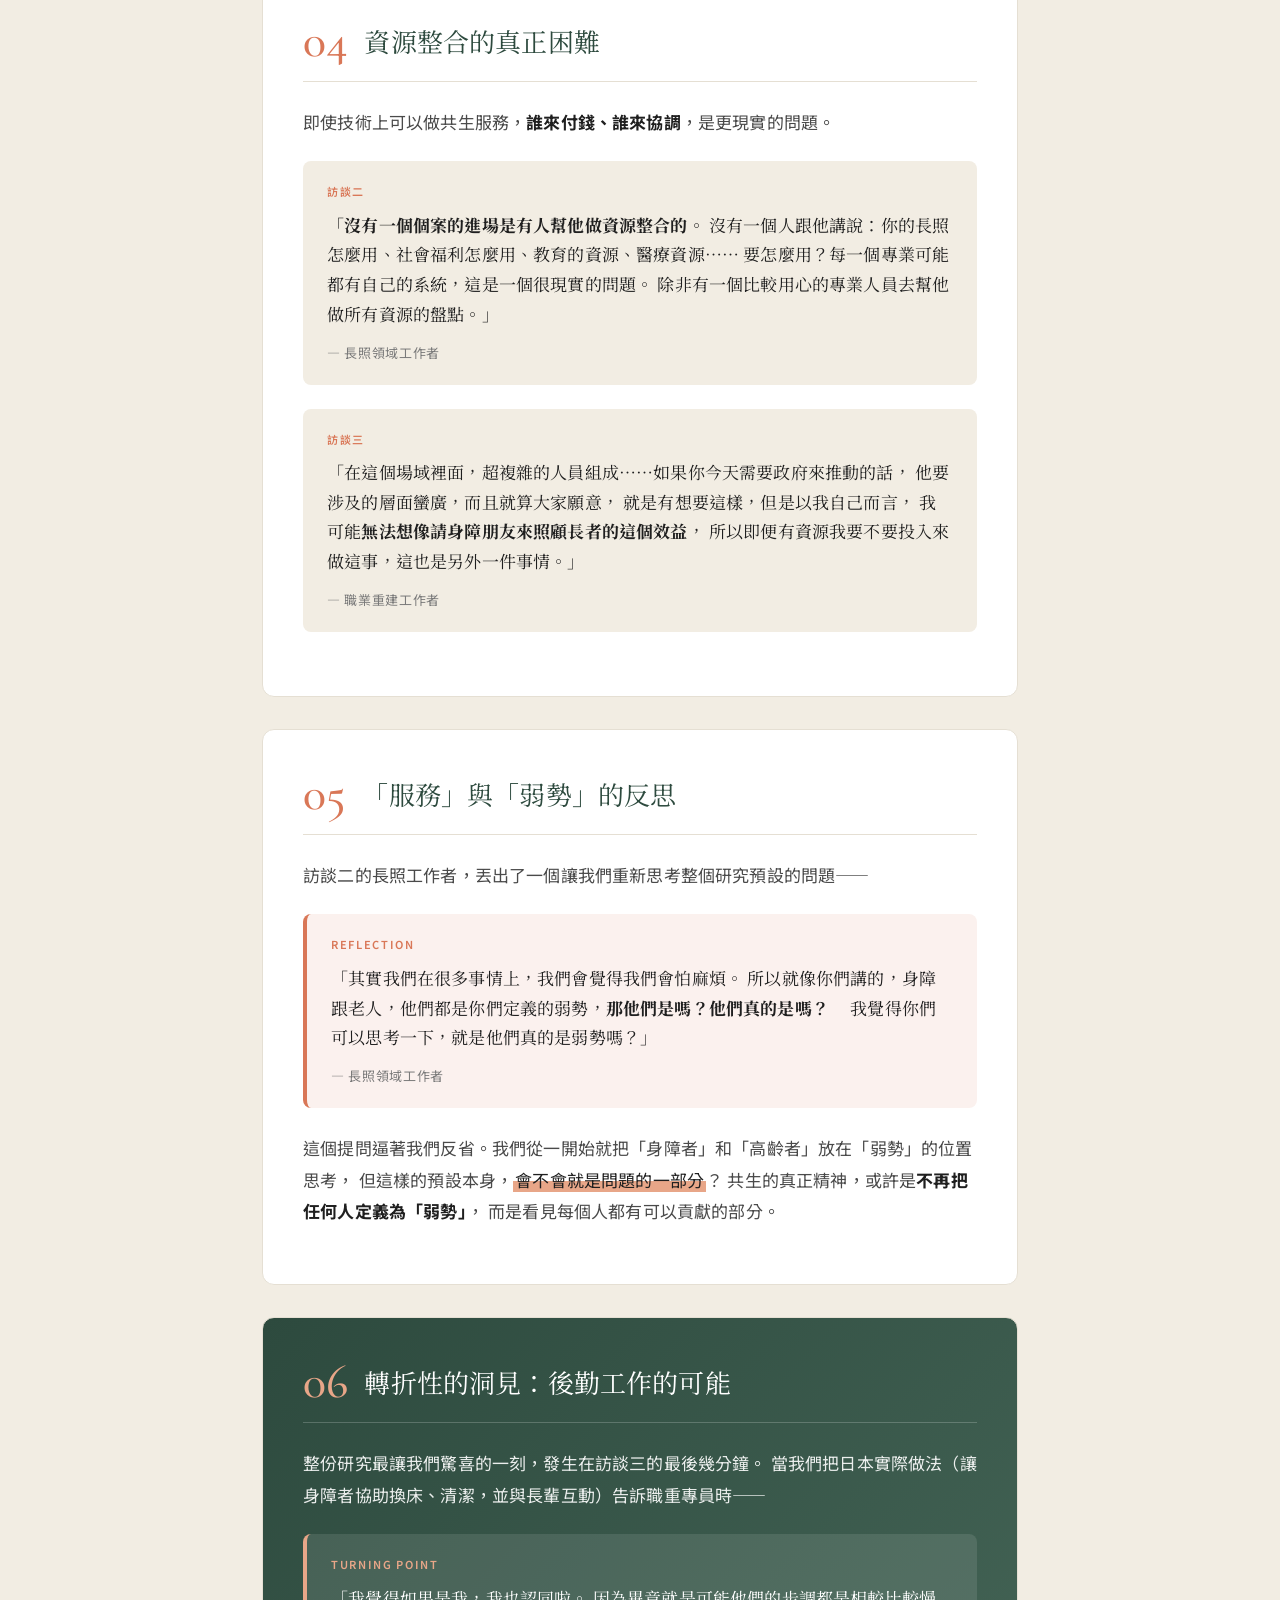
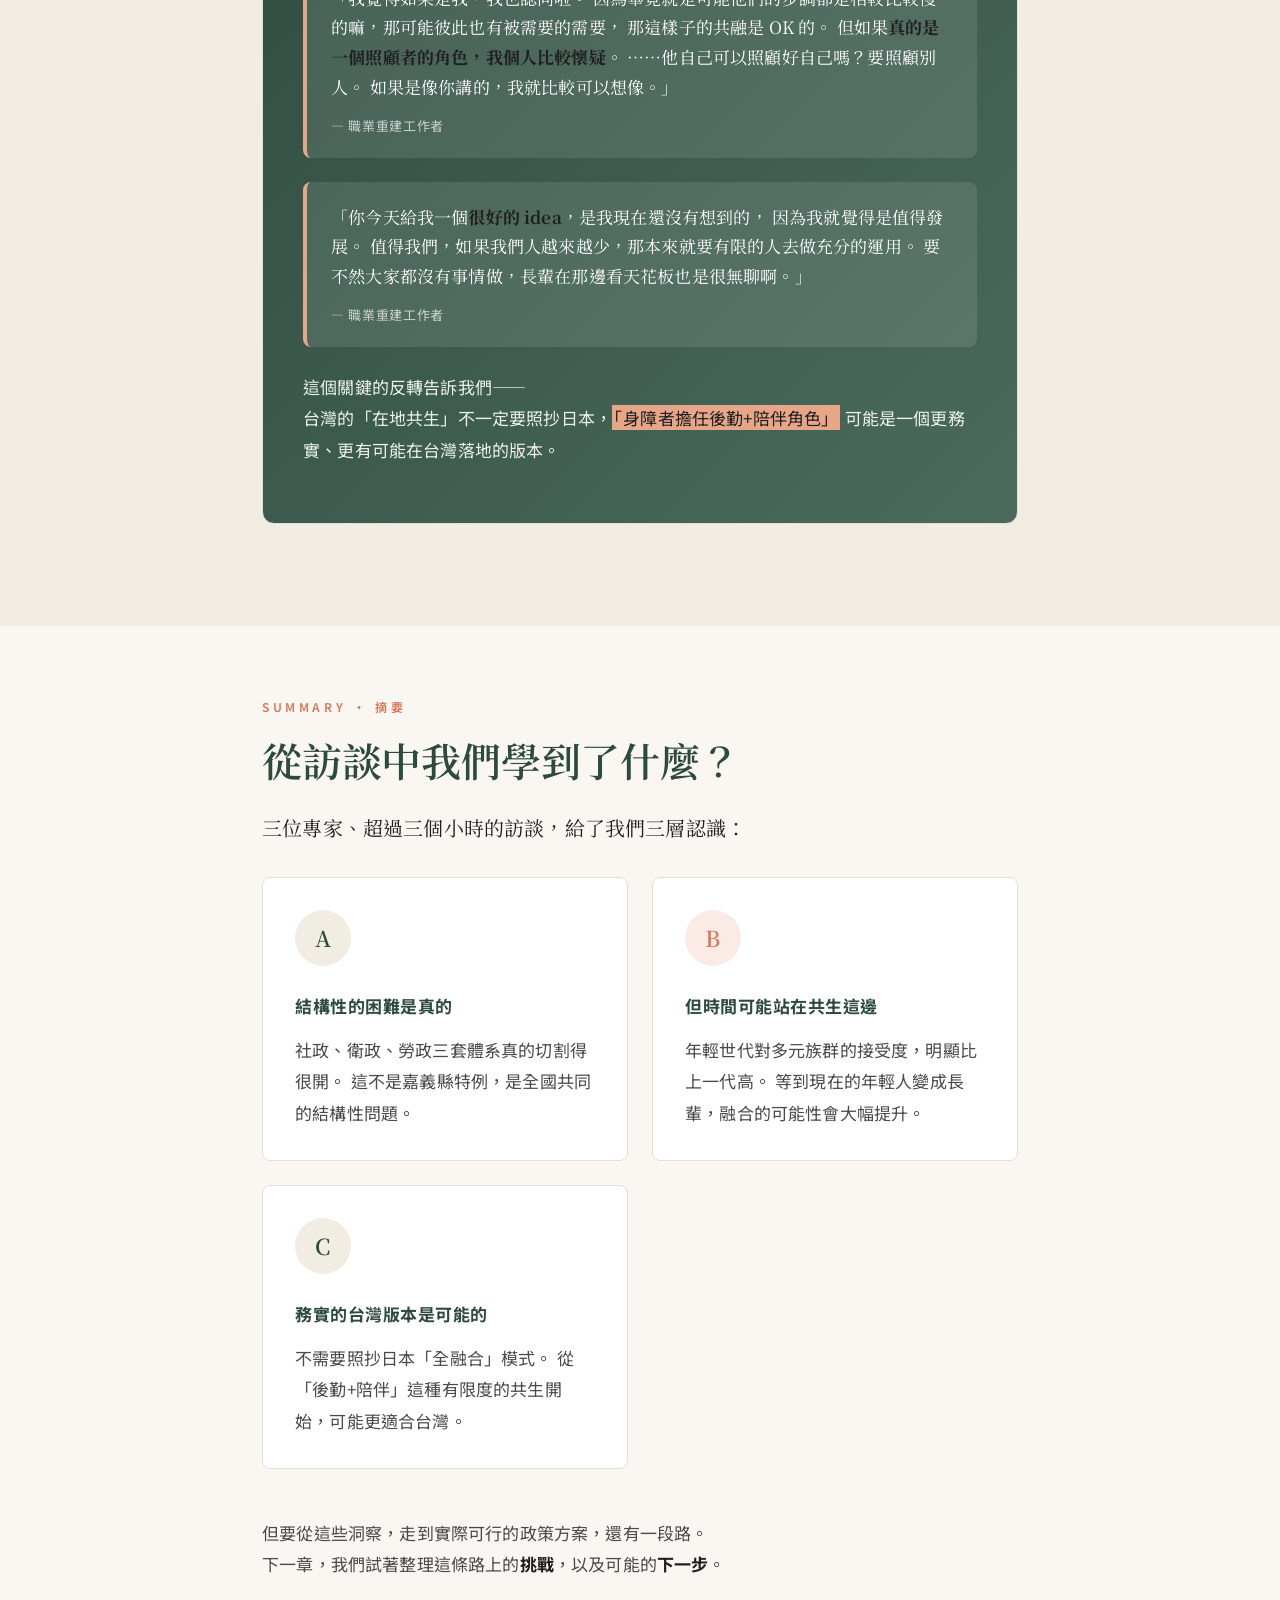
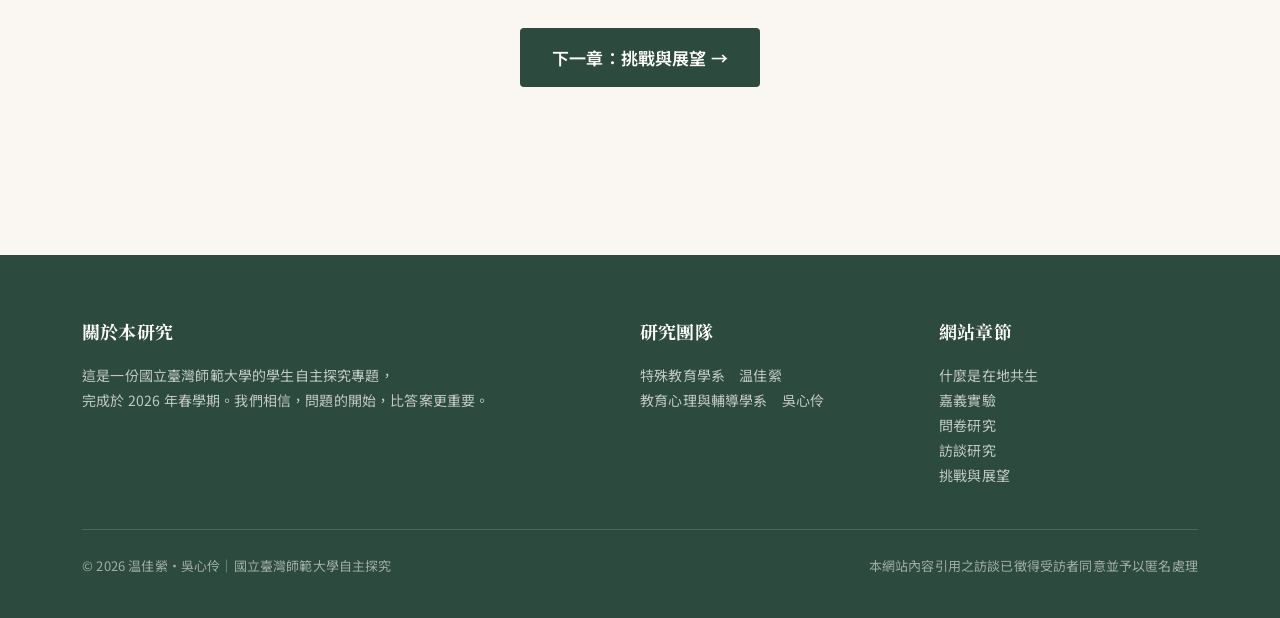
<file: interview.html>
<!DOCTYPE html>
<html lang="zh-Hant">
<head>
<meta charset="UTF-8" />
<meta name="viewport" content="width=device-width, initial-scale=1.0" />
<title>訪談研究｜三位專家、三種視角｜在地共生型服務研究</title>
<meta name="description" content="特殊教育學者、長照領域工作者、職業重建工作者，從三個不同視角剖析在地共生服務的可能與限制。" />
<link rel="preconnect" href="https://fonts.googleapis.com">
<link rel="preconnect" href="https://fonts.gstatic.com" crossorigin>
<link href="https://fonts.googleapis.com/css2?family=Cormorant+Garamond:wght@400;500;600&family=Noto+Sans+TC:wght@400;500;600;700&family=Noto+Serif+TC:wght@400;500;600;700&display=swap" rel="stylesheet">
<style>
/* ============================================
   在地共生型服務專題網站 - 全站樣式
   ============================================ */

/* ----- CSS 變數 ----- */
:root {
  --bg: #FAF7F2;
  --bg-alt: #F2EDE3;
  --bg-card: #FFFFFF;
  --ink: #1F1F1F;
  --ink-soft: #4A4A4A;
  --ink-light: #7A7A7A;
  --primary: #2D4A3E;        /* 深墨綠 */
  --primary-light: #4A6B5C;
  --accent: #D97757;          /* 暖橘 */
  --accent-soft: #E8A688;
  --indigo: #3A5A7A;          /* 靛藍 */
  --border: #E5DFD3;
  --rule: #C9C1B0;

  --font-serif: "Noto Serif TC", "Source Han Serif TC", "PingFang TC", "Songti TC", serif;
  --font-sans: "Noto Sans TC", "PingFang TC", "Microsoft JhengHei", sans-serif;
  --font-num: "Cormorant Garamond", "Noto Serif TC", serif;

  --maxw: 1180px;
  --readw: 720px;
}

/* ----- Reset & Base ----- */
* { box-sizing: border-box; margin: 0; padding: 0; }

html { scroll-behavior: smooth; }

body {
  font-family: var(--font-sans);
  font-size: 17px;
  line-height: 1.85;
  color: var(--ink);
  background: var(--bg);
  -webkit-font-smoothing: antialiased;
  letter-spacing: 0.01em;
}

img { max-width: 100%; display: block; }
a { color: var(--primary); text-decoration: none; transition: color .2s; }
a:hover { color: var(--accent); }

::selection { background: var(--accent); color: #fff; }

/* ----- 導覽列 ----- */
.nav {
  position: sticky;
  top: 0;
  z-index: 100;
  background: rgba(250, 247, 242, 0.92);
  backdrop-filter: blur(12px);
  -webkit-backdrop-filter: blur(12px);
  border-bottom: 1px solid var(--border);
}

.nav-inner {
  max-width: var(--maxw);
  margin: 0 auto;
  padding: 18px 32px;
  display: flex;
  align-items: center;
  justify-content: space-between;
  gap: 32px;
}

.nav-brand {
  font-family: var(--font-serif);
  font-size: 20px;
  font-weight: 600;
  color: var(--primary);
  letter-spacing: 0.04em;
  flex-shrink: 0;
}

.nav-brand small {
  display: block;
  font-family: var(--font-sans);
  font-size: 11px;
  font-weight: 400;
  color: var(--ink-light);
  letter-spacing: 0.15em;
  margin-top: 2px;
}

.nav-links {
  display: flex;
  gap: 26px;
  list-style: none;
  flex-wrap: wrap;
}

.nav-links a {
  font-size: 14px;
  color: var(--ink-soft);
  font-weight: 500;
  padding: 6px 0;
  border-bottom: 2px solid transparent;
  transition: all .2s;
}

.nav-links a:hover,
.nav-links a.active {
  color: var(--primary);
  border-bottom-color: var(--accent);
}

.nav-toggle {
  display: none;
  background: none;
  border: 1px solid var(--border);
  padding: 8px 14px;
  font-size: 14px;
  cursor: pointer;
  color: var(--ink-soft);
  border-radius: 4px;
}

@media (max-width: 880px) {
  .nav-toggle { display: block; }
  .nav-links {
    display: none;
    position: absolute;
    top: 100%;
    left: 0;
    right: 0;
    background: var(--bg);
    padding: 24px 32px;
    flex-direction: column;
    gap: 18px;
    border-bottom: 1px solid var(--border);
  }
  .nav-links.open { display: flex; }
}

/* ----- 通用容器 ----- */
.container {
  max-width: var(--maxw);
  margin: 0 auto;
  padding: 0 32px;
}

.container-narrow {
  max-width: 820px;
  margin: 0 auto;
  padding: 0 32px;
}

@media (max-width: 640px) {
  .container, .container-narrow {
    padding: 0 24px;
  }
}

/* ----- Hero / 頁首區 ----- */
.hero {
  padding: 80px 0 60px;
  position: relative;
}

.hero-eyebrow {
  font-family: var(--font-sans);
  font-size: 12px;
  font-weight: 600;
  letter-spacing: 0.35em;
  color: var(--accent);
  text-transform: uppercase;
  margin-bottom: 24px;
}

.hero h1 {
  font-family: var(--font-serif);
  font-size: clamp(36px, 6vw, 60px);
  font-weight: 600;
  line-height: 1.2;
  color: var(--primary);
  margin-bottom: 20px;
  letter-spacing: -0.01em;
}

.hero-sub {
  font-family: var(--font-serif);
  font-size: clamp(18px, 2.4vw, 22px);
  line-height: 1.7;
  color: var(--ink-soft);
  max-width: 680px;
}

.hero-meta {
  margin-top: 40px;
  padding-top: 24px;
  border-top: 1px solid var(--border);
  display: flex;
  gap: 40px;
  flex-wrap: wrap;
  font-size: 13px;
  color: var(--ink-light);
  letter-spacing: 0.05em;
}

.hero-meta span strong {
  display: block;
  color: var(--ink);
  font-size: 15px;
  font-weight: 600;
  margin-bottom: 2px;
  letter-spacing: 0.02em;
}

/* ----- 區段標題 ----- */
.section {
  padding: 70px 0;
}

.section-eyebrow {
  font-family: var(--font-sans);
  font-size: 12px;
  font-weight: 600;
  letter-spacing: 0.3em;
  color: var(--accent);
  text-transform: uppercase;
  margin-bottom: 16px;
}

.section h2 {
  font-family: var(--font-serif);
  font-size: clamp(28px, 4vw, 40px);
  font-weight: 600;
  line-height: 1.3;
  color: var(--primary);
  margin-bottom: 24px;
  letter-spacing: -0.005em;
}

.section h3 {
  font-family: var(--font-serif);
  font-size: 24px;
  font-weight: 600;
  line-height: 1.4;
  color: var(--ink);
  margin: 40px 0 16px;
}

.section h4 {
  font-family: var(--font-sans);
  font-size: 17px;
  font-weight: 700;
  color: var(--primary);
  margin: 24px 0 12px;
  letter-spacing: 0.03em;
}

.section p {
  margin-bottom: 18px;
  color: var(--ink-soft);
}

.section p.lead {
  font-family: var(--font-serif);
  font-size: 20px;
  line-height: 1.75;
  color: var(--ink);
  margin-bottom: 32px;
}

/* ----- 段落內標記 ----- */
mark {
  background: linear-gradient(transparent 55%, var(--accent-soft) 55%);
  padding: 0 2px;
  color: var(--ink);
}

strong { color: var(--ink); font-weight: 700; }

blockquote {
  font-family: var(--font-serif);
  font-size: 22px;
  line-height: 1.6;
  color: var(--primary);
  border-left: 3px solid var(--accent);
  padding: 12px 0 12px 28px;
  margin: 32px 0;
  font-style: italic;
}

blockquote cite {
  display: block;
  font-family: var(--font-sans);
  font-size: 13px;
  font-style: normal;
  color: var(--ink-light);
  margin-top: 12px;
  letter-spacing: 0.08em;
}

/* ----- 卡片 ----- */
.card {
  background: var(--bg-card);
  border: 1px solid var(--border);
  border-radius: 8px;
  padding: 32px;
  transition: transform .25s, box-shadow .25s;
}

.card:hover {
  transform: translateY(-2px);
  box-shadow: 0 12px 32px rgba(45, 74, 62, 0.08);
}

.card h3 {
  margin-top: 0;
}

.card-grid {
  display: grid;
  grid-template-columns: repeat(auto-fit, minmax(280px, 1fr));
  gap: 24px;
  margin: 32px 0;
}

/* ----- 大數字 ----- */
.big-stat {
  font-family: var(--font-num);
  font-size: clamp(60px, 10vw, 110px);
  font-weight: 500;
  line-height: 1;
  color: var(--primary);
  letter-spacing: -0.03em;
}

.big-stat sup {
  font-size: 0.4em;
  font-weight: 400;
  color: var(--accent);
  margin-left: 4px;
  vertical-align: super;
}

.stat-label {
  font-size: 14px;
  color: var(--ink-light);
  letter-spacing: 0.08em;
  margin-top: 8px;
}

/* ----- 數據網格 ----- */
.stats-grid {
  display: grid;
  grid-template-columns: repeat(auto-fit, minmax(200px, 1fr));
  gap: 32px;
  margin: 48px 0;
  padding: 40px 0;
  border-top: 1px solid var(--rule);
  border-bottom: 1px solid var(--rule);
}

.stat-block .num {
  font-family: var(--font-num);
  font-size: 56px;
  font-weight: 500;
  color: var(--primary);
  line-height: 1;
  letter-spacing: -0.02em;
}

.stat-block .unit {
  font-family: var(--font-sans);
  font-size: 16px;
  color: var(--accent);
  margin-left: 4px;
  font-weight: 500;
}

.stat-block .desc {
  font-size: 13px;
  color: var(--ink-light);
  margin-top: 10px;
  line-height: 1.6;
}

/* ----- 互動長條圖 ----- */
.bar-chart { margin: 24px 0; }

.bar-item {
  margin-bottom: 14px;
}

.bar-label {
  display: flex;
  justify-content: space-between;
  align-items: baseline;
  margin-bottom: 6px;
  font-size: 14px;
  color: var(--ink-soft);
}

.bar-label .count {
  font-family: var(--font-num);
  font-size: 18px;
  font-weight: 600;
  color: var(--primary);
}

.bar-track {
  height: 28px;
  background: var(--bg-alt);
  border-radius: 4px;
  overflow: hidden;
  position: relative;
}

.bar-fill {
  height: 100%;
  background: linear-gradient(90deg, var(--primary) 0%, var(--primary-light) 100%);
  border-radius: 4px;
  width: 0;
  transition: width 1.2s cubic-bezier(.2, .8, .3, 1);
}

.bar-fill.accent {
  background: linear-gradient(90deg, var(--accent) 0%, var(--accent-soft) 100%);
}

.bar-fill.indigo {
  background: linear-gradient(90deg, var(--indigo) 0%, #5a7a9a 100%);
}

/* ----- 兩欄對照 ----- */
.compare {
  display: grid;
  grid-template-columns: 1fr 1fr;
  gap: 0;
  margin: 40px 0;
  border: 1px solid var(--border);
  border-radius: 8px;
  overflow: hidden;
}

.compare > div {
  padding: 32px;
}

.compare > div:first-child {
  background: rgba(45, 74, 62, 0.04);
  border-right: 1px solid var(--border);
}

.compare > div:last-child {
  background: rgba(217, 119, 87, 0.04);
}

.compare h4 {
  margin-top: 0;
}

@media (max-width: 700px) {
  .compare {
    grid-template-columns: 1fr;
  }
  .compare > div:first-child {
    border-right: none;
    border-bottom: 1px solid var(--border);
  }
}

/* ----- 時間軸 / 步驟 ----- */
.steps {
  display: grid;
  gap: 24px;
  margin: 32px 0;
}

.step {
  display: grid;
  grid-template-columns: 80px 1fr;
  gap: 24px;
  padding: 24px;
  background: var(--bg-card);
  border: 1px solid var(--border);
  border-radius: 8px;
}

.step-num {
  font-family: var(--font-num);
  font-size: 48px;
  font-weight: 500;
  color: var(--accent);
  line-height: 1;
  letter-spacing: -0.03em;
}

.step h4 { margin-top: 0; margin-bottom: 8px; }
.step p { margin-bottom: 0; font-size: 15px; }

@media (max-width: 580px) {
  .step {
    grid-template-columns: 1fr;
    gap: 12px;
  }
  .step-num { font-size: 36px; }
}

/* ----- 引言區塊 / 訪談金句 ----- */
.quote-card {
  background: var(--bg-card);
  border: 1px solid var(--border);
  border-left: 4px solid var(--accent);
  padding: 32px;
  margin: 24px 0;
  border-radius: 0 8px 8px 0;
}

.quote-card .quote-mark {
  font-family: var(--font-serif);
  font-size: 56px;
  line-height: 1;
  color: var(--accent);
  opacity: 0.4;
  margin-bottom: -16px;
}

.quote-card p {
  font-family: var(--font-serif);
  font-size: 19px;
  line-height: 1.7;
  color: var(--ink);
  margin-bottom: 14px;
}

.quote-card .speaker {
  font-family: var(--font-sans);
  font-size: 13px;
  color: var(--ink-light);
  letter-spacing: 0.1em;
}

.quote-card .speaker strong {
  color: var(--primary);
}

/* ----- 標籤 ----- */
.tag {
  display: inline-block;
  padding: 4px 12px;
  font-size: 12px;
  font-weight: 500;
  background: var(--bg-alt);
  color: var(--ink-soft);
  border-radius: 12px;
  margin-right: 6px;
  margin-bottom: 6px;
  letter-spacing: 0.05em;
}

.tag.primary { background: var(--primary); color: #fff; }
.tag.accent { background: var(--accent); color: #fff; }

/* ----- 標籤頁切換 ----- */
.tabs {
  margin: 32px 0;
}

.tab-btns {
  display: flex;
  gap: 4px;
  border-bottom: 1px solid var(--border);
  margin-bottom: 24px;
  flex-wrap: wrap;
}

.tab-btn {
  background: none;
  border: none;
  padding: 12px 20px;
  font-family: var(--font-sans);
  font-size: 15px;
  color: var(--ink-light);
  cursor: pointer;
  border-bottom: 2px solid transparent;
  margin-bottom: -1px;
  transition: all .2s;
  font-weight: 500;
}

.tab-btn:hover {
  color: var(--ink);
}

.tab-btn.active {
  color: var(--primary);
  border-bottom-color: var(--accent);
  font-weight: 600;
}

.tab-content { display: none; }
.tab-content.active { display: block; animation: fadeIn .4s ease; }

@keyframes fadeIn {
  from { opacity: 0; transform: translateY(8px); }
  to { opacity: 1; transform: translateY(0); }
}

/* ----- 訊息提示框 ----- */
.callout {
  background: var(--bg-alt);
  border-left: 4px solid var(--indigo);
  padding: 24px 28px;
  margin: 32px 0;
  border-radius: 0 6px 6px 0;
}

.callout h4 {
  margin-top: 0;
  color: var(--indigo);
}

.callout p:last-child { margin-bottom: 0; }

/* ----- 列表 ----- */
.section ul, .section ol {
  margin: 16px 0 24px 24px;
  color: var(--ink-soft);
}

.section li {
  margin-bottom: 10px;
  line-height: 1.8;
}

/* ----- 頁尾 ----- */
.footer {
  margin-top: 80px;
  padding: 60px 0 40px;
  background: var(--primary);
  color: rgba(255, 255, 255, 0.85);
}

.footer-inner {
  max-width: var(--maxw);
  margin: 0 auto;
  padding: 0 32px;
}

.footer-grid {
  display: grid;
  grid-template-columns: 2fr 1fr 1fr;
  gap: 40px;
  margin-bottom: 40px;
}

@media (max-width: 700px) {
  .footer-grid {
    grid-template-columns: 1fr;
    gap: 24px;
  }
}

.footer h4 {
  font-family: var(--font-serif);
  font-size: 18px;
  color: #fff;
  margin-bottom: 14px;
}

.footer p, .footer li {
  font-size: 14px;
  color: rgba(255, 255, 255, 0.7);
  line-height: 1.8;
}

.footer ul { list-style: none; padding: 0; }

.footer-bottom {
  padding-top: 24px;
  border-top: 1px solid rgba(255, 255, 255, 0.15);
  display: flex;
  justify-content: space-between;
  font-size: 13px;
  color: rgba(255, 255, 255, 0.55);
  flex-wrap: wrap;
  gap: 12px;
}

/* ----- 頁面內錨點導覽 ----- */
.toc {
  background: var(--bg-card);
  border: 1px solid var(--border);
  border-radius: 8px;
  padding: 24px;
  margin: 40px 0;
}

.toc-title {
  font-family: var(--font-sans);
  font-size: 12px;
  font-weight: 600;
  letter-spacing: 0.2em;
  color: var(--ink-light);
  margin-bottom: 14px;
  text-transform: uppercase;
}

.toc ol {
  list-style: none;
  counter-reset: toc;
  margin: 0;
  padding: 0;
}

.toc li {
  counter-increment: toc;
  padding: 6px 0;
  border-bottom: 1px dashed var(--border);
}

.toc li:last-child { border-bottom: none; }

.toc li::before {
  content: counter(toc, decimal-leading-zero);
  font-family: var(--font-num);
  font-size: 14px;
  color: var(--accent);
  margin-right: 12px;
  font-weight: 600;
}

.toc a {
  font-size: 15px;
  color: var(--ink-soft);
}

.toc a:hover { color: var(--accent); }

/* ----- 圖片說明 ----- */
.figure {
  margin: 32px 0;
}

.figure-caption {
  font-size: 13px;
  color: var(--ink-light);
  margin-top: 10px;
  text-align: center;
  font-style: italic;
}

/* ----- 強調區塊 ----- */
.highlight-box {
  background: linear-gradient(135deg, rgba(45, 74, 62, 0.95), rgba(45, 74, 62, 0.85));
  color: #fff;
  padding: 48px 40px;
  border-radius: 12px;
  margin: 48px 0;
}

.highlight-box h3 {
  color: #fff;
  font-family: var(--font-serif);
  margin-top: 0;
}

.highlight-box p {
  color: rgba(255, 255, 255, 0.9);
}

.highlight-box .big-stat {
  color: var(--accent-soft);
}

/* ----- 表格 ----- */
table {
  width: 100%;
  border-collapse: collapse;
  margin: 24px 0;
  font-size: 15px;
}

th, td {
  text-align: left;
  padding: 14px 16px;
  border-bottom: 1px solid var(--border);
}

th {
  font-family: var(--font-sans);
  font-weight: 600;
  color: var(--primary);
  background: var(--bg-alt);
  font-size: 13px;
  letter-spacing: 0.05em;
}

td { color: var(--ink-soft); }

/* ----- 響應式調整 ----- */
@media (max-width: 640px) {
  body { font-size: 16px; }
  .section { padding: 50px 0; }
  .hero { padding: 50px 0 40px; }
  .card { padding: 24px; }
  .highlight-box { padding: 32px 24px; }
}

/* ----- 動畫進場 ----- */
.fade-in {
  opacity: 0;
  transform: translateY(20px);
  animation: fadeUp .8s ease forwards;
}

.fade-in.delay-1 { animation-delay: 0.1s; }
.fade-in.delay-2 { animation-delay: 0.2s; }
.fade-in.delay-3 { animation-delay: 0.3s; }
.fade-in.delay-4 { animation-delay: 0.4s; }

@keyframes fadeUp {
  to {
    opacity: 1;
    transform: translateY(0);
  }
}

/* ----- 滾動觸發 ----- */
.reveal {
  opacity: 0;
  transform: translateY(30px);
  transition: opacity .8s ease, transform .8s ease;
}

.reveal.is-visible {
  opacity: 1;
  transform: translateY(0);
}

/* ----- 圖示插畫 ----- */
.icon-circle {
  width: 56px;
  height: 56px;
  background: var(--bg-alt);
  border-radius: 50%;
  display: flex;
  align-items: center;
  justify-content: center;
  font-family: var(--font-serif);
  font-size: 22px;
  color: var(--primary);
  font-weight: 600;
  margin-bottom: 16px;
}

.icon-circle.accent {
  background: rgba(217, 119, 87, 0.15);
  color: var(--accent);
}

/* ----- 雙欄佈局 ----- */
.two-col {
  display: grid;
  grid-template-columns: 1fr 1fr;
  gap: 48px;
  margin: 40px 0;
  align-items: start;
}

@media (max-width: 760px) {
  .two-col {
    grid-template-columns: 1fr;
    gap: 32px;
  }
}

/* ----- 分隔線 ----- */
.divider {
  border: none;
  border-top: 1px solid var(--rule);
  margin: 48px 0;
  position: relative;
}

.divider.ornament::after {
  content: "✣";
  position: absolute;
  top: -14px;
  left: 50%;
  transform: translateX(-50%);
  background: var(--bg);
  padding: 0 16px;
  color: var(--accent);
  font-size: 16px;
}

</style>
<style>
/* 訪談頁面專屬樣式 */
.expert-card {
  background: var(--bg-card);
  border: 1px solid var(--border);
  border-radius: 12px;
  padding: 36px 32px;
  margin-bottom: 32px;
  position: relative;
}
.expert-card .expert-tag {
  position: absolute;
  top: -12px;
  left: 32px;
  background: var(--accent);
  color: #fff;
  padding: 4px 14px;
  border-radius: 4px;
  font-size: 12px;
  font-weight: 600;
  letter-spacing: 0.15em;
}
.expert-card .expert-role {
  font-family: var(--font-serif);
  font-size: 24px;
  color: var(--primary);
  margin: 16px 0 4px;
}
.expert-card .expert-bio {
  font-size: 14px;
  color: var(--ink-light);
  margin-bottom: 20px;
  letter-spacing: 0.05em;
}
.expert-card .expert-quote {
  font-family: var(--font-serif);
  font-size: 20px;
  line-height: 1.6;
  color: var(--ink);
  padding-left: 20px;
  border-left: 3px solid var(--accent);
  margin: 20px 0;
}
.theme-section {
  background: var(--bg-card);
  border-radius: 12px;
  padding: 40px;
  margin: 32px 0;
  border: 1px solid var(--border);
}
.theme-header {
  display: flex;
  align-items: center;
  gap: 16px;
  margin-bottom: 24px;
  padding-bottom: 16px;
  border-bottom: 1px solid var(--border);
}
.theme-num {
  font-family: var(--font-num);
  font-size: 48px;
  font-weight: 500;
  color: var(--accent);
  line-height: 1;
}
.theme-title {
  font-family: var(--font-serif);
  font-size: 26px;
  color: var(--primary);
  line-height: 1.3;
}
.voice {
  margin: 24px 0;
  padding: 20px 24px;
  background: var(--bg-alt);
  border-radius: 8px;
  position: relative;
}
.voice .voice-tag {
  font-size: 11px;
  font-weight: 600;
  letter-spacing: 0.15em;
  color: var(--accent);
  text-transform: uppercase;
  margin-bottom: 8px;
  display: block;
}
.voice p {
  font-family: var(--font-serif);
  font-size: 17px;
  line-height: 1.75;
  color: var(--ink);
  margin: 0;
}
.voice .voice-from {
  display: block;
  margin-top: 12px;
  font-family: var(--font-sans);
  font-size: 13px;
  color: var(--ink-light);
  letter-spacing: 0.05em;
}
@media (max-width:640px){
  .theme-section{padding:28px 20px;}
  .theme-num{font-size:36px;}
  .theme-title{font-size:20px;}
}
</style>
</head>
<body>

<!-- 導覽列 -->
<nav class="nav">
  <div class="nav-inner">
    <div class="nav-brand">
      在地共生
      <small>SYMBIOTIC CARE · A STUDENT INQUIRY</small>
    </div>
    <button class="nav-toggle">選單</button>
    <ul class="nav-links">
      <li><a href="index.html">首頁</a></li>
      <li><a href="concept.html">什麼是在地共生</a></li>
      <li><a href="chiayi.html">嘉義實驗</a></li>
      <li><a href="survey.html">問卷研究</a></li>
      <li><a href="interview.html">訪談研究</a></li>
      <li><a href="future.html">挑戰與展望</a></li>
    </ul>
  </div>
</nav>

<!-- Hero -->
<section class="hero">
  <div class="container">
    <div class="hero-eyebrow fade-in">CHAPTER 04</div>
    <h1 class="fade-in delay-1">
      問卷只能看見「怎麼想」，<br>
      訪談才能聽見「為什麼」。
    </h1>
    <p class="hero-sub fade-in delay-2">
      於是我們找了三位專家。一位來自學術界、一位是第一線長照工作者、<br>
      一位是職業重建工作者。他們從各自的位置，<br>
      告訴關於「在地共生型服務」。
    </p>
  </div>
</section>

<!-- 三位專家 -->
<section class="section" style="padding-top:30px;">
  <div class="container-narrow">
    <div class="reveal">
      <div class="section-eyebrow">01 · OUR EXPERTS</div>
      <h2>我們訪問了三位專家</h2>
      <p>為了保護受訪者隱私，本網站採匿名呈現。三位專家分別代表了三個不同的專業視角。</p>
    </div>

    <div class="reveal">
      <div class="expert-card">
        <span class="expert-tag">訪談一</span>
        <div class="expert-role">特殊教育學者</div>
        <div class="expert-bio">大學教授 · 復健諮商與高齡服務專長</div>
        <p style="margin-bottom:0;">
          擁有 30 年身障服務經驗的職能治療師，現於大學任教。
          從學術與制度面分析在地共生服務的可行性。
        </p>
        <div class="expert-quote">
          「在還沒有開始的時候，應該先從第一個層次的<strong>物理融合</strong>。
          你沒有先讓這些人常常看到彼此，就直接跳到生活融合，會失敗的。」
        </div>
      </div>

      <div class="expert-card">
        <span class="expert-tag" style="background:var(--indigo);">訪談二</span>
        <div class="expert-role">長照領域工作者</div>
        <div class="expert-bio">長照個管師 · 職能治療師背景</div>
        <p style="margin-bottom:0;">
          職能治療師（OT）出身，畢業後進入長照領域，從事個管服務。
          從第一線實務經驗，提供我們不同視角。
        </p>
        <div class="expert-quote">
          「我覺得你們可以思考一下，就是<strong>他們真的是弱勢嗎</strong>？……
          其實長照的研究都是這樣子，很多都只是曇花一現。」
        </div>
      </div>

      <div class="expert-card">
        <span class="expert-tag" style="background:var(--primary);">訪談三</span>
        <div class="expert-role">職業重建工作者</div>
        <div class="expert-bio">心路基金會 · 職業重建中心</div>
        <p style="margin-bottom:0;">
          專責幫身心障礙者媒合工作的人員。
          服務對象主要是智能障礙、自閉症、精神障礙、中風腦傷個案。
          從就業端反思「身障者進入照護場域」的可能性。
        </p>
        <div class="expert-quote">
          「我覺得如果是直接照顧長者，會有點困難，
          但如果是<strong>做後勤工作，又可以在工作之餘跟長輩互動</strong>的話……
          會不會是一個好方法？」
        </div>
      </div>
    </div>
  </div>
</section>

<!-- 訪談六大主題 -->
<section class="section" id="themes" style="background:var(--bg-alt);">
  <div class="container-narrow">
    <div class="reveal">
      <div class="section-eyebrow">02 · KEY THEMES</div>
      <h2>六個訪談浮現的關鍵主題</h2>
      <p class="lead">
        三位專家的職業背景完全不同，但訪談中浮現的議題卻有大量重疊。
        我們把它整理成六個關鍵主題。
      </p>
    </div>

    <!-- 主題一 -->
    <div class="theme-section reveal">
      <div class="theme-header">
        <div class="theme-num">01</div>
        <div class="theme-title">證照不互通：兩個體系的根本斷裂</div>
      </div>
      <p>
        台灣的身障與長照，是<strong>兩套完全分開的體系</strong>。
        資格認證、人員訓練、法規依據都不一樣。
      </p>

      <div class="voice">
        <span class="voice-tag">訪談一</span>
        <p>
          「以前其實他們有些東西當然是可以共用，但有些他們所需要的設備或所需要的東西，可能也會是不同的……
          目前可能是<strong>專業人員現在是兩種不同類型</strong>，在同一個地點的時候，會面臨困難。」
        </p>
        <span class="voice-from">— 特殊教育學者</span>
      </div>

      <div class="voice">
        <span class="voice-tag">訪談二</span>
        <p>
          「我們會講長照的資源是誰在管？身障的資源是誰在管？
          其實就是<strong>勞政、社政、衛政</strong>，
          ……社政、衛政走得太開了，可是在面對個案需求的時候又會變成，社政、衛政是一個必須要綁在一起的東西。」
        </p>
        <span class="voice-from">— 長照領域工作者</span>
      </div>
    </div>

    <!-- 主題二 -->
    <div class="theme-section reveal">
      <div class="theme-header">
        <div class="theme-num">02</div>
        <div class="theme-title">融合教育世代的差異</div>
      </div>
      <p>
        為什麼老一輩對身障者不信任？學者點出了一個歷史性的解釋：
        現在 80 歲以上的長輩，<strong>從沒經歷過融合教育</strong>。
      </p>

      <div class="voice">
        <span class="voice-tag">訪談一</span>
        <p>
          「在他們受教育的年代，身障者跟他們是分開的。所以他們第一個產生的印象是，
          很可能是『身障者沒有能力來照顧我們』。
          ……他們不這樣想，<strong>智能障礙者可能體力比較好，他可以做一些工作，他們沒有這樣想</strong>。」
        </p>
        <span class="voice-from">— 特殊教育學者</span>
      </div>

      <div class="voice">
        <span class="voice-tag">訪談三</span>
        <p>
          「遇過很多雇主，如果他們過去有例如：在學校或是他們的親朋好友、是障礙者的時候，
          通常他們對於障礙者的<strong>接受跟包容度會比較高</strong>，
          因為他們會覺得他們就可能就有一點點不方便，應該還是可以工作吧。
          那反而是沒接觸過，他會有一些負面想像。」
        </p>
        <span class="voice-from">— 職業重建工作者</span>
      </div>

      <p style="margin-top:24px;">
        但專家們也同意，<mark>年輕世代</mark>因為從小受過融合教育，
        對身障者、多元性別、移工等多元族群的包容度，比過去高出許多。
        所以時間可能站在共生的這一邊。
      </p>
    </div>

    <!-- 主題三 -->
    <div class="theme-section reveal">
      <div class="theme-header">
        <div class="theme-num">03</div>
        <div class="theme-title">跨域訓練：誰該學誰？</div>
      </div>
      <p>
        如果要培養能服務兩群人的專業人員，應該從哪個專長出發、學另一個？
        這個問題出現意外的答案——
      </p>

      <div class="voice">
        <span class="voice-tag">訪談一</span>
        <p>
          「<strong>特教加高齡應該是比較容易一些些</strong>，
          因為你發現現在高齡的服務，很多都是建在部分專業上面去外加的。
          ……但身障又有很多類別，所以你要讓長照的人來學身障，我覺得有難度。」
        </p>
        <span class="voice-from">— 特殊教育學者</span>
      </div>

      <div class="voice">
        <span class="voice-tag">訪談三</span>
        <p>
          「特教背景本來在學習的就是不同專業類別的瞭解跟教導的策略嘛——
          這本來就是你們的專長。所以訓練讓特教背景人去教服務對象照顧高齡者，
          當然<strong>比較容易上手啊</strong>。一定會比我們社工容易上手。」
        </p>
        <span class="voice-from">— 職業重建工作者</span>
      </div>

      <div class="callout">
        <h4>但問卷中機構的選擇剛好相反</h4>
        <p style="margin-bottom:0;">
          機構傾向「<strong>高齡背景加強特教</strong>」（33 票），而非「特教背景加強高齡」（23 票）。
          這可能是因為高齡服務的人力基數比較大，從現有人力培訓比較容易。
          但專業判斷與機構的落差，值得後續探討。
        </p>
      </div>
    </div>

    <!-- 主題四 -->
    <div class="theme-section reveal">
      <div class="theme-header">
        <div class="theme-num">04</div>
        <div class="theme-title">資源整合的真正困難</div>
      </div>
      <p>
        即使技術上可以做共生服務，<strong>誰來付錢、誰來協調</strong>，是更現實的問題。
      </p>

      <div class="voice">
        <span class="voice-tag">訪談二</span>
        <p>
          「<strong>沒有一個個案的進場是有人幫他做資源整合的</strong>。
          沒有一個人跟他講說：你的長照怎麼用、社會福利怎麼用、教育的資源、醫療資源……
          要怎麼用？每一個專業可能都有自己的系統，這是一個很現實的問題。
          除非有一個比較用心的專業人員去幫他做所有資源的盤點。」
        </p>
        <span class="voice-from">— 長照領域工作者</span>
      </div>

      <div class="voice">
        <span class="voice-tag">訪談三</span>
        <p>
          「在這個場域裡面，超複雜的人員組成……如果你今天需要政府來推動的話，
          他要涉及的層面蠻廣，而且就算大家願意，
          就是有想要這樣，但是以我自己而言，
          我可能<strong>無法想像請身障朋友來照顧長者的這個效益</strong>，
          所以即便有資源我要不要投入來做這事，這也是另外一件事情。」
        </p>
        <span class="voice-from">— 職業重建工作者</span>
      </div>
    </div>

    <!-- 主題五 -->
    <div class="theme-section reveal">
      <div class="theme-header">
        <div class="theme-num">05</div>
        <div class="theme-title">「服務」與「弱勢」的反思</div>
      </div>
      <p>
        訪談二的長照工作者，丟出了一個讓我們重新思考整個研究預設的問題——
      </p>

      <div class="voice" style="background:rgba(217,119,87,0.1);border-left:4px solid var(--accent);">
        <span class="voice-tag" style="color:var(--accent);">REFLECTION</span>
        <p>
          「其實我們在很多事情上，我們會覺得我們會怕麻煩。
            所以就像你們講的，身障跟老人，他們都是你們定義的弱勢，<strong>那他們是嗎？他們真的是嗎？</strong>
          　我覺得你們可以思考一下，就是他們真的是弱勢嗎？」
        </p>
        <span class="voice-from">— 長照領域工作者</span>
      </div>

      <p>
        這個提問逼著我們反省。我們從一開始就把「身障者」和「高齡者」放在「弱勢」的位置思考，
        但這樣的預設本身，<mark>會不會就是問題的一部分</mark>？
        共生的真正精神，或許是<strong>不再把任何人定義為「弱勢」</strong>，
        而是看見每個人都有可以貢獻的部分。
      </p>
    </div>

    <!-- 主題六 -->
    <div class="theme-section reveal" style="background:linear-gradient(135deg,var(--primary),var(--primary-light));color:#fff;">
      <div class="theme-header" style="border-bottom-color:rgba(255,255,255,0.2);">
        <div class="theme-num" style="color:var(--accent-soft);">06</div>
        <div class="theme-title" style="color:#fff;">轉折性的洞見：後勤工作的可能</div>
      </div>
      <p style="color:rgba(255,255,255,0.9);">
        整份研究最讓我們驚喜的一刻，發生在訪談三的最後幾分鐘。
        當我們把日本實際做法（讓身障者協助換床、清潔，並與長輩互動）告訴職重專員時——
      </p>

      <div class="voice" style="background:rgba(255,255,255,0.1);border-left:4px solid var(--accent-soft);">
        <span class="voice-tag" style="color:var(--accent-soft);">TURNING POINT</span>
        <p style="color:#fff;">
          「我覺得如果是我，我也認同啦。
          因為畢竟就是可能他們的步調都是相較比較慢的嘛，那可能彼此也有被需要的需要，
          那這樣子的共融是 OK 的。
          但如果<strong>真的是一個照顧者的角色，我個人比較懷疑</strong>。
          ……他自己可以照顧好自己嗎？要照顧別人。
          如果是像你講的，我就比較可以想像。」
        </p>
        <span class="voice-from" style="color:rgba(255,255,255,0.7);">— 職業重建工作者</span>
      </div>

      <div class="voice" style="background:rgba(255,255,255,0.1);border-left:4px solid var(--accent-soft);">
        <p style="color:#fff;">
          「你今天給我一個<strong>很好的 idea</strong>，是我現在還沒有想到的，
          因為我就覺得是值得發展。
          值得我們，如果我們人越來越少，那本來就要有限的人去做充分的運用。
          要不然大家都沒有事情做，長輩在那邊看天花板也是很無聊啊。」
        </p>
        <span class="voice-from" style="color:rgba(255,255,255,0.7);">— 職業重建工作者</span>
      </div>

      <p style="color:rgba(255,255,255,0.9);margin-top:24px;">
        這個關鍵的反轉告訴我們——<br>
        台灣的「在地共生」不一定要照抄日本，<mark style="background:var(--accent-soft);color:var(--ink);">「身障者擔任後勤+陪伴角色」</mark>
        可能是一個更務實、更有可能在台灣落地的版本。
      </p>
    </div>
  </div>
</section>

<!-- 總結 -->
<section class="section" id="summary">
  <div class="container-narrow">
    <div class="reveal">
      <div class="section-eyebrow">SUMMARY · 摘要</div>
      <h2>從訪談中我們學到了什麼？</h2>

      <p class="lead">
        三位專家、超過三個小時的訪談，給了我們三層認識：
      </p>

      <div class="card-grid">
        <div class="card">
          <div class="icon-circle">A</div>
          <h4>結構性的困難是真的</h4>
          <p style="margin-bottom:0;">
            社政、衛政、勞政三套體系真的切割得很開。
            這不是嘉義縣特例，是全國共同的結構性問題。
          </p>
        </div>
        <div class="card">
          <div class="icon-circle accent">B</div>
          <h4>但時間可能站在共生這邊</h4>
          <p style="margin-bottom:0;">
            年輕世代對多元族群的接受度，明顯比上一代高。
            等到現在的年輕人變成長輩，融合的可能性會大幅提升。
          </p>
        </div>
        <div class="card">
          <div class="icon-circle">C</div>
          <h4>務實的台灣版本是可能的</h4>
          <p style="margin-bottom:0;">
            不需要照抄日本「全融合」模式。
            從「後勤+陪伴」這種有限度的共生開始，可能更適合台灣。
          </p>
        </div>
      </div>

      <p style="margin-top:48px;">
        但要從這些洞察，走到實際可行的政策方案，還有一段路。<br>
        下一章，我們試著整理這條路上的<strong>挑戰</strong>，以及可能的<strong>下一步</strong>。
      </p>

      <p style="text-align:center;margin-top:48px;">
        <a href="future.html" style="display:inline-block;padding:14px 32px;background:var(--primary);color:#fff;border-radius:4px;font-weight:600;">
          下一章：挑戰與展望 →
        </a>
      </p>
    </div>
  </div>
</section>

<!-- Footer -->
<footer class="footer">
  <div class="footer-inner">
    <div class="footer-grid">
      <div>
        <h4>關於本研究</h4>
        <p>
          這是一份國立臺灣師範大學的學生自主探究專題，<br>
          完成於 2026 年春學期。我們相信，問題的開始，比答案更重要。
        </p>
      </div>
      <div>
        <h4>研究團隊</h4>
        <ul>
          <li>特殊教育學系　温佳縈</li>
          <li>教育心理與輔導學系　吳心伶</li>
        </ul>
      </div>
      <div>
        <h4>網站章節</h4>
        <ul>
          <li><a href="concept.html" style="color:rgba(255,255,255,0.7);">什麼是在地共生</a></li>
          <li><a href="chiayi.html" style="color:rgba(255,255,255,0.7);">嘉義實驗</a></li>
          <li><a href="survey.html" style="color:rgba(255,255,255,0.7);">問卷研究</a></li>
          <li><a href="interview.html" style="color:rgba(255,255,255,0.7);">訪談研究</a></li>
          <li><a href="future.html" style="color:rgba(255,255,255,0.7);">挑戰與展望</a></li>
        </ul>
      </div>
    </div>
    <div class="footer-bottom">
      <span>© 2026 温佳縈・吳心伶｜國立臺灣師範大學自主探究</span>
      <span>本網站內容引用之訪談已徵得受訪者同意並予以匿名處理</span>
    </div>
  </div>
</footer>

<script>
/* ============================================
   在地共生型服務專題網站 - 共用腳本
   ============================================ */

document.addEventListener('DOMContentLoaded', () => {

  /* ----- 行動裝置導覽切換 ----- */
  const navToggle = document.querySelector('.nav-toggle');
  const navLinks = document.querySelector('.nav-links');
  if (navToggle && navLinks) {
    navToggle.addEventListener('click', () => {
      navLinks.classList.toggle('open');
    });
  }

  /* ----- 標記當前頁面導覽連結 ----- */
  const currentPage = window.location.pathname.split('/').pop() || 'index.html';
  document.querySelectorAll('.nav-links a').forEach(link => {
    const href = link.getAttribute('href');
    if (href === currentPage || (currentPage === '' && href === 'index.html')) {
      link.classList.add('active');
    }
  });

  /* ----- 滾動觸發進場動畫 ----- */
  const observerOptions = {
    threshold: 0.12,
    rootMargin: '0px 0px -60px 0px'
  };

  const observer = new IntersectionObserver((entries) => {
    entries.forEach(entry => {
      if (entry.isIntersecting) {
        entry.target.classList.add('is-visible');

        /* 觸發長條圖填充動畫 */
        const bars = entry.target.querySelectorAll('.bar-fill');
        bars.forEach(bar => {
          const targetWidth = bar.getAttribute('data-width');
          if (targetWidth) {
            setTimeout(() => {
              bar.style.width = targetWidth + '%';
            }, 150);
          }
        });

        /* 觸發數字滾動 */
        const counters = entry.target.querySelectorAll('[data-count]');
        counters.forEach(counter => {
          if (counter.dataset.counted) return;
          counter.dataset.counted = 'true';
          const target = parseFloat(counter.getAttribute('data-count'));
          const duration = 1400;
          const isFloat = target % 1 !== 0;
          let startTime = null;

          function step(timestamp) {
            if (!startTime) startTime = timestamp;
            const progress = Math.min((timestamp - startTime) / duration, 1);
            const eased = 1 - Math.pow(1 - progress, 3);
            const value = target * eased;
            counter.textContent = isFloat ? value.toFixed(1) : Math.floor(value).toLocaleString();
            if (progress < 1) requestAnimationFrame(step);
          }
          requestAnimationFrame(step);
        });

        observer.unobserve(entry.target);
      }
    });
  }, observerOptions);

  document.querySelectorAll('.reveal, .bar-chart, .stats-grid').forEach(el => {
    observer.observe(el);
  });

  /* ----- 標籤頁切換 ----- */
  document.querySelectorAll('.tabs').forEach(tabContainer => {
    const buttons = tabContainer.querySelectorAll('.tab-btn');
    const contents = tabContainer.querySelectorAll('.tab-content');

    buttons.forEach((btn, idx) => {
      btn.addEventListener('click', () => {
        buttons.forEach(b => b.classList.remove('active'));
        contents.forEach(c => c.classList.remove('active'));
        btn.classList.add('active');
        if (contents[idx]) contents[idx].classList.add('active');
      });
    });
  });

});

</script>
</body>
</html>
</file>
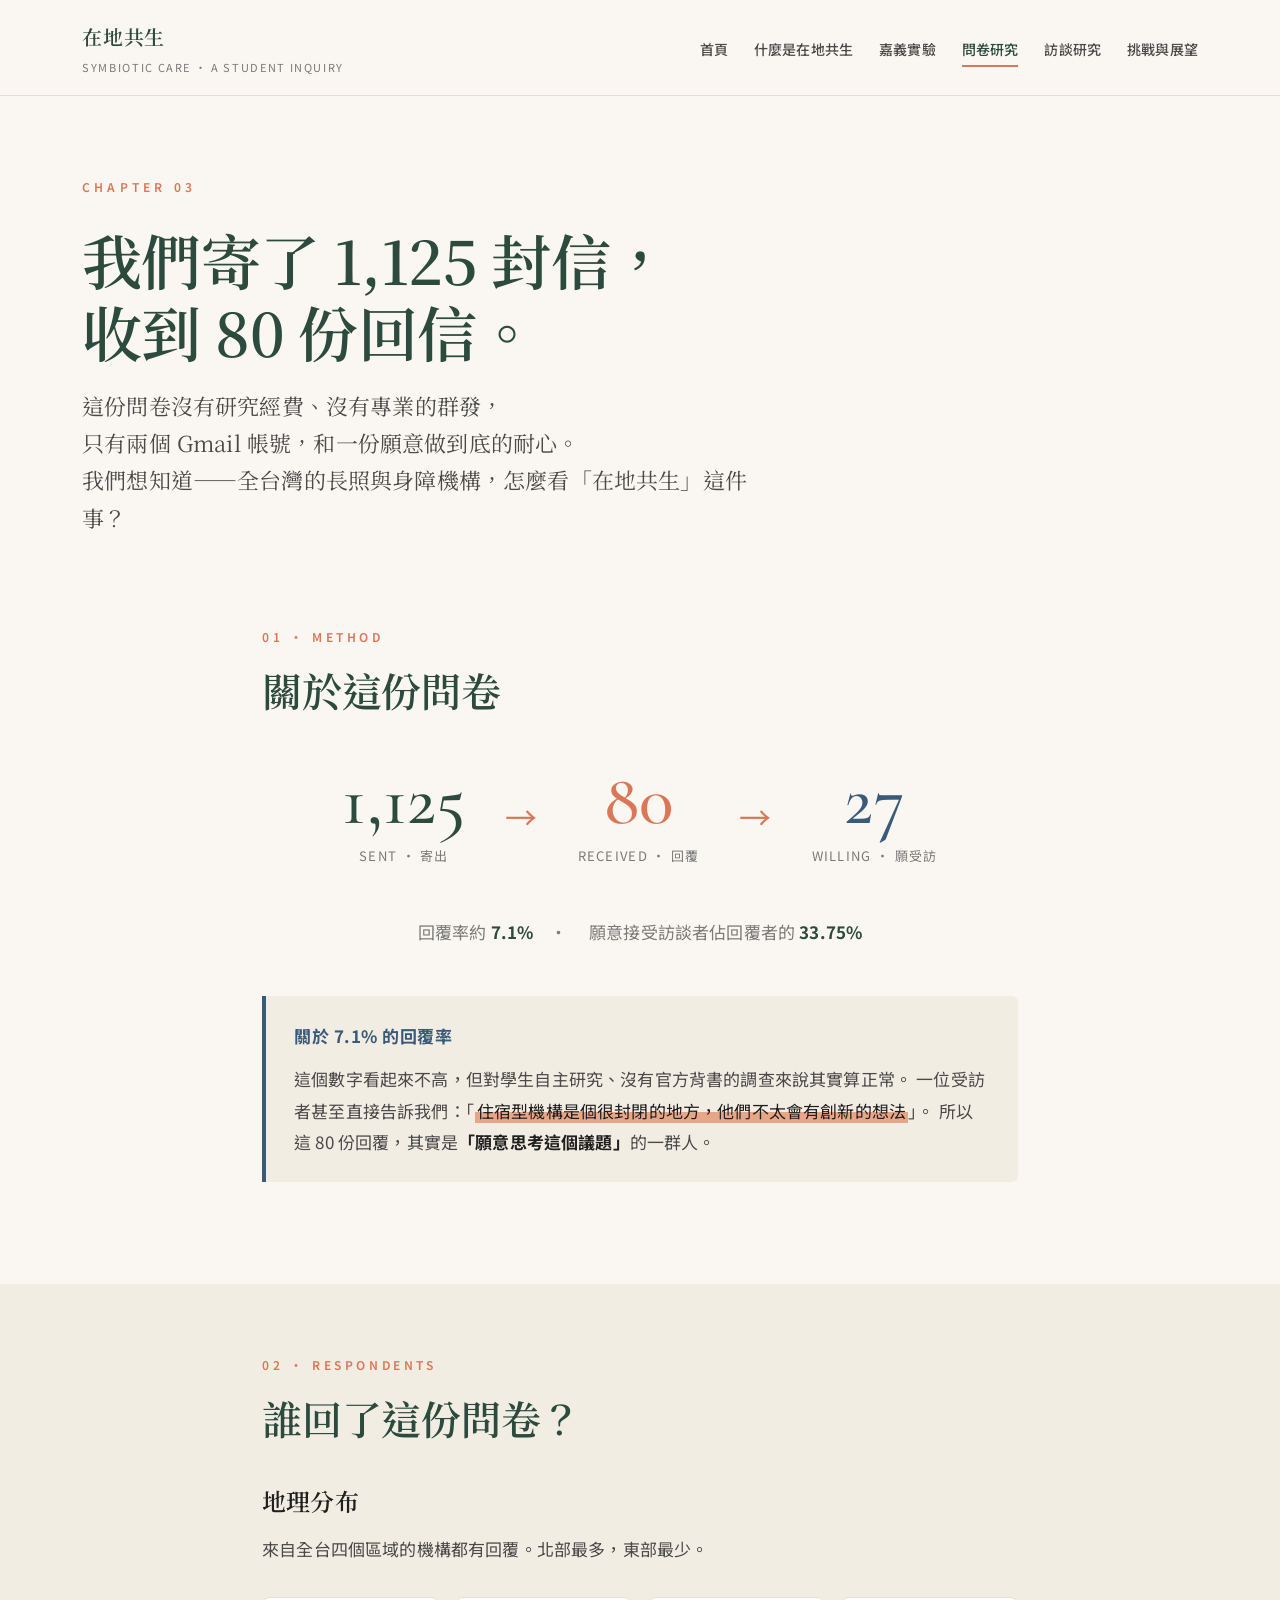
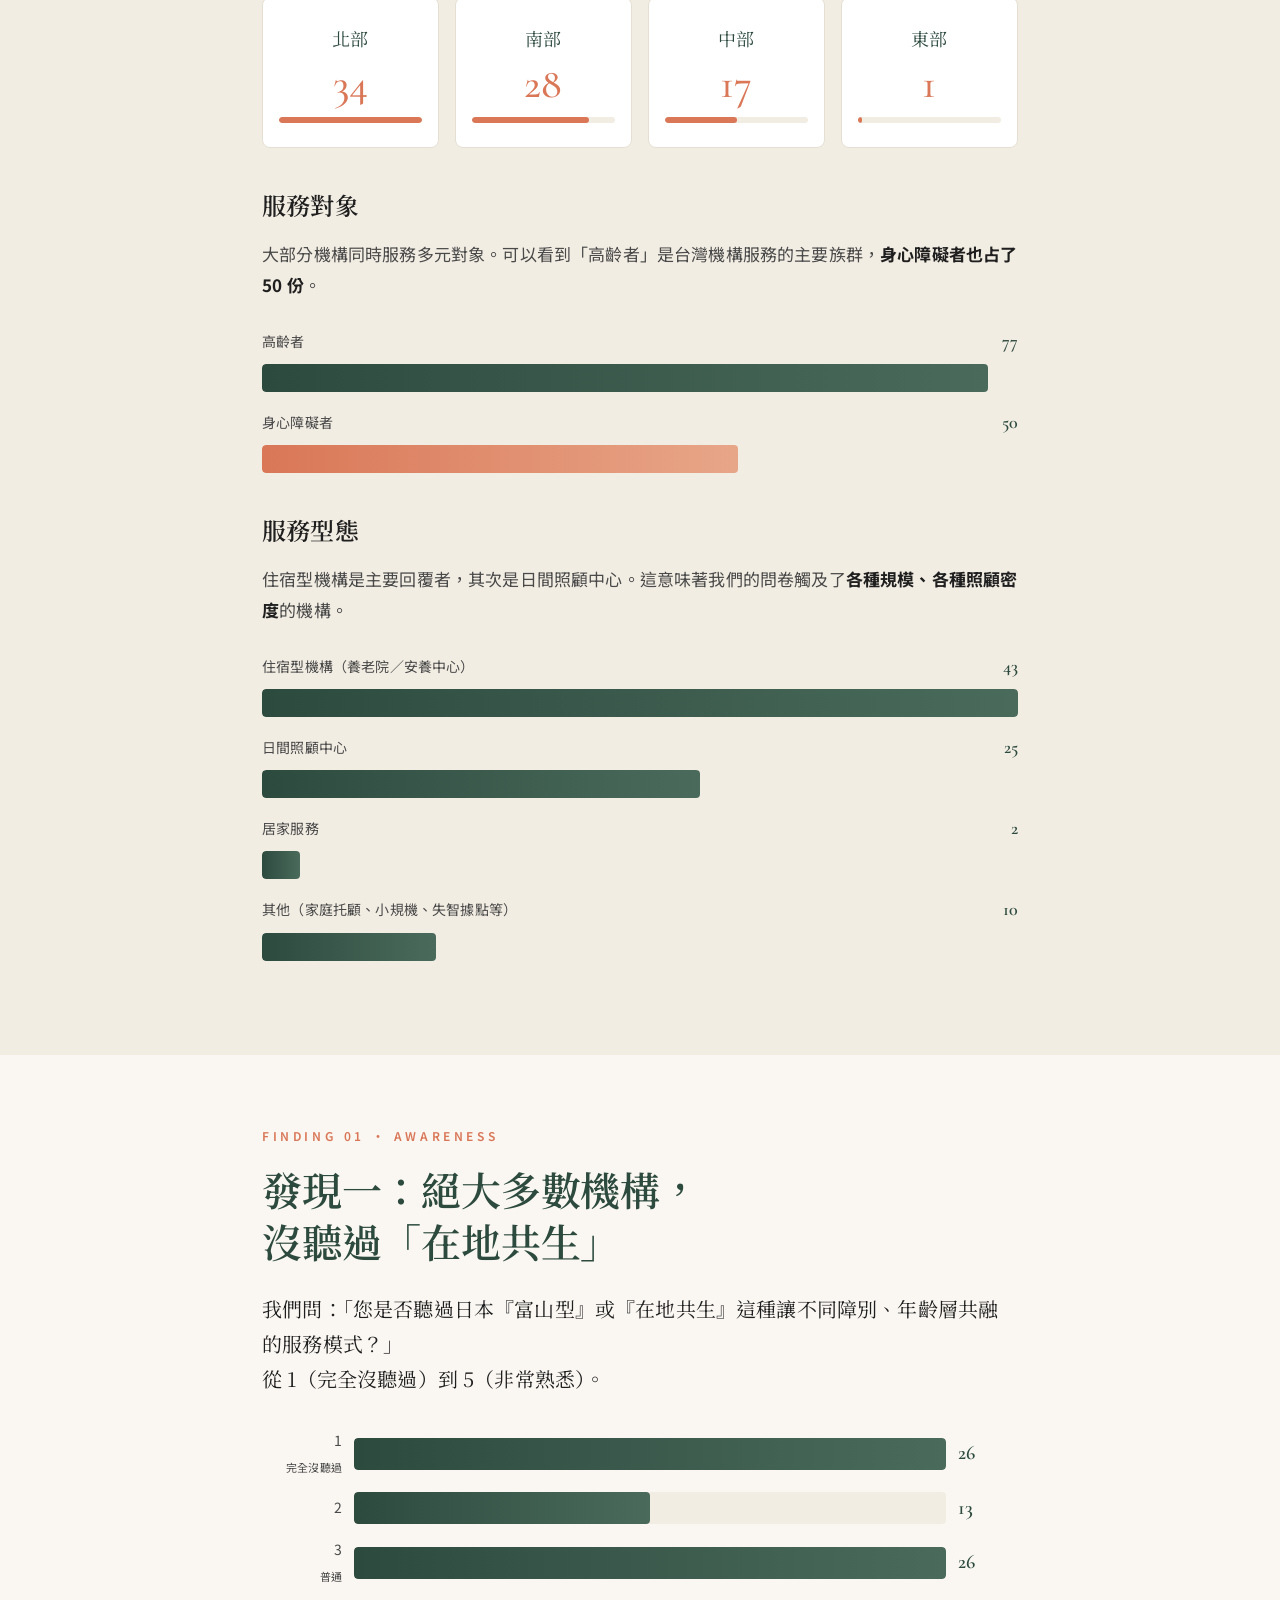
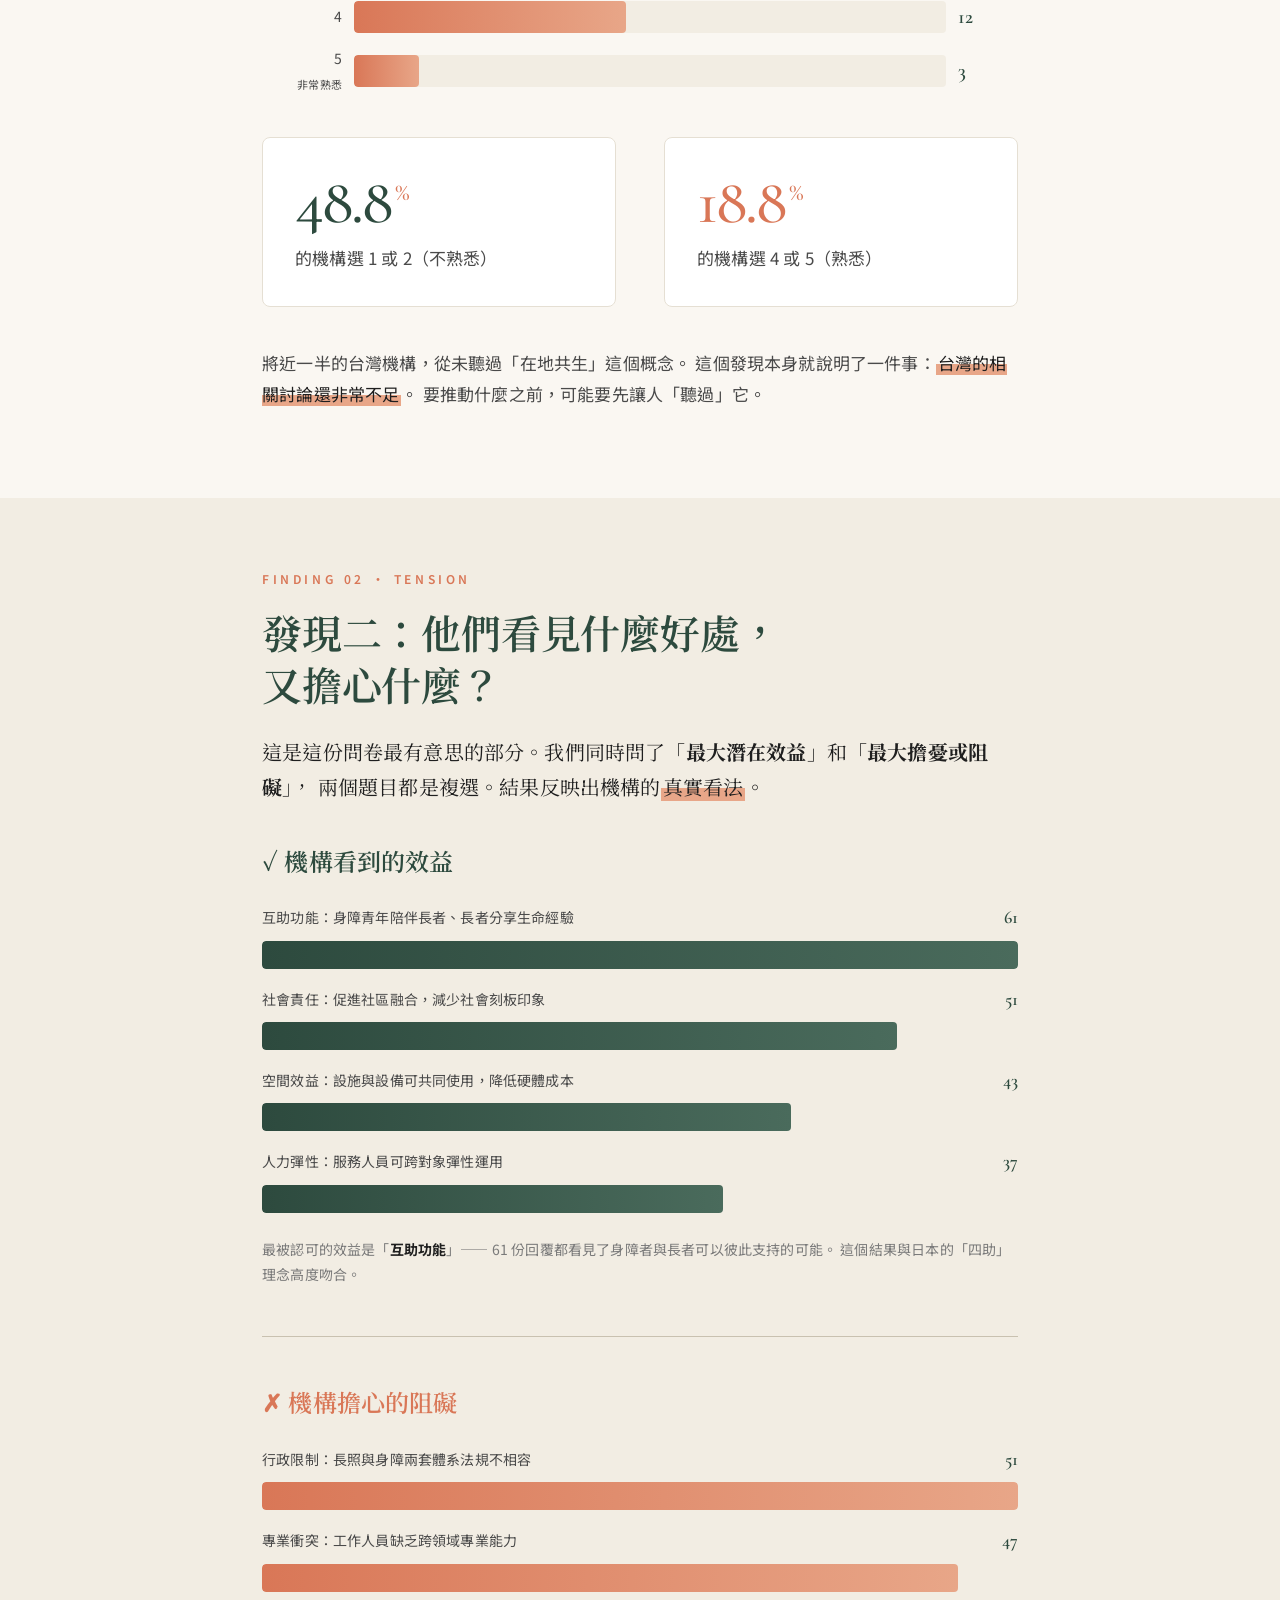
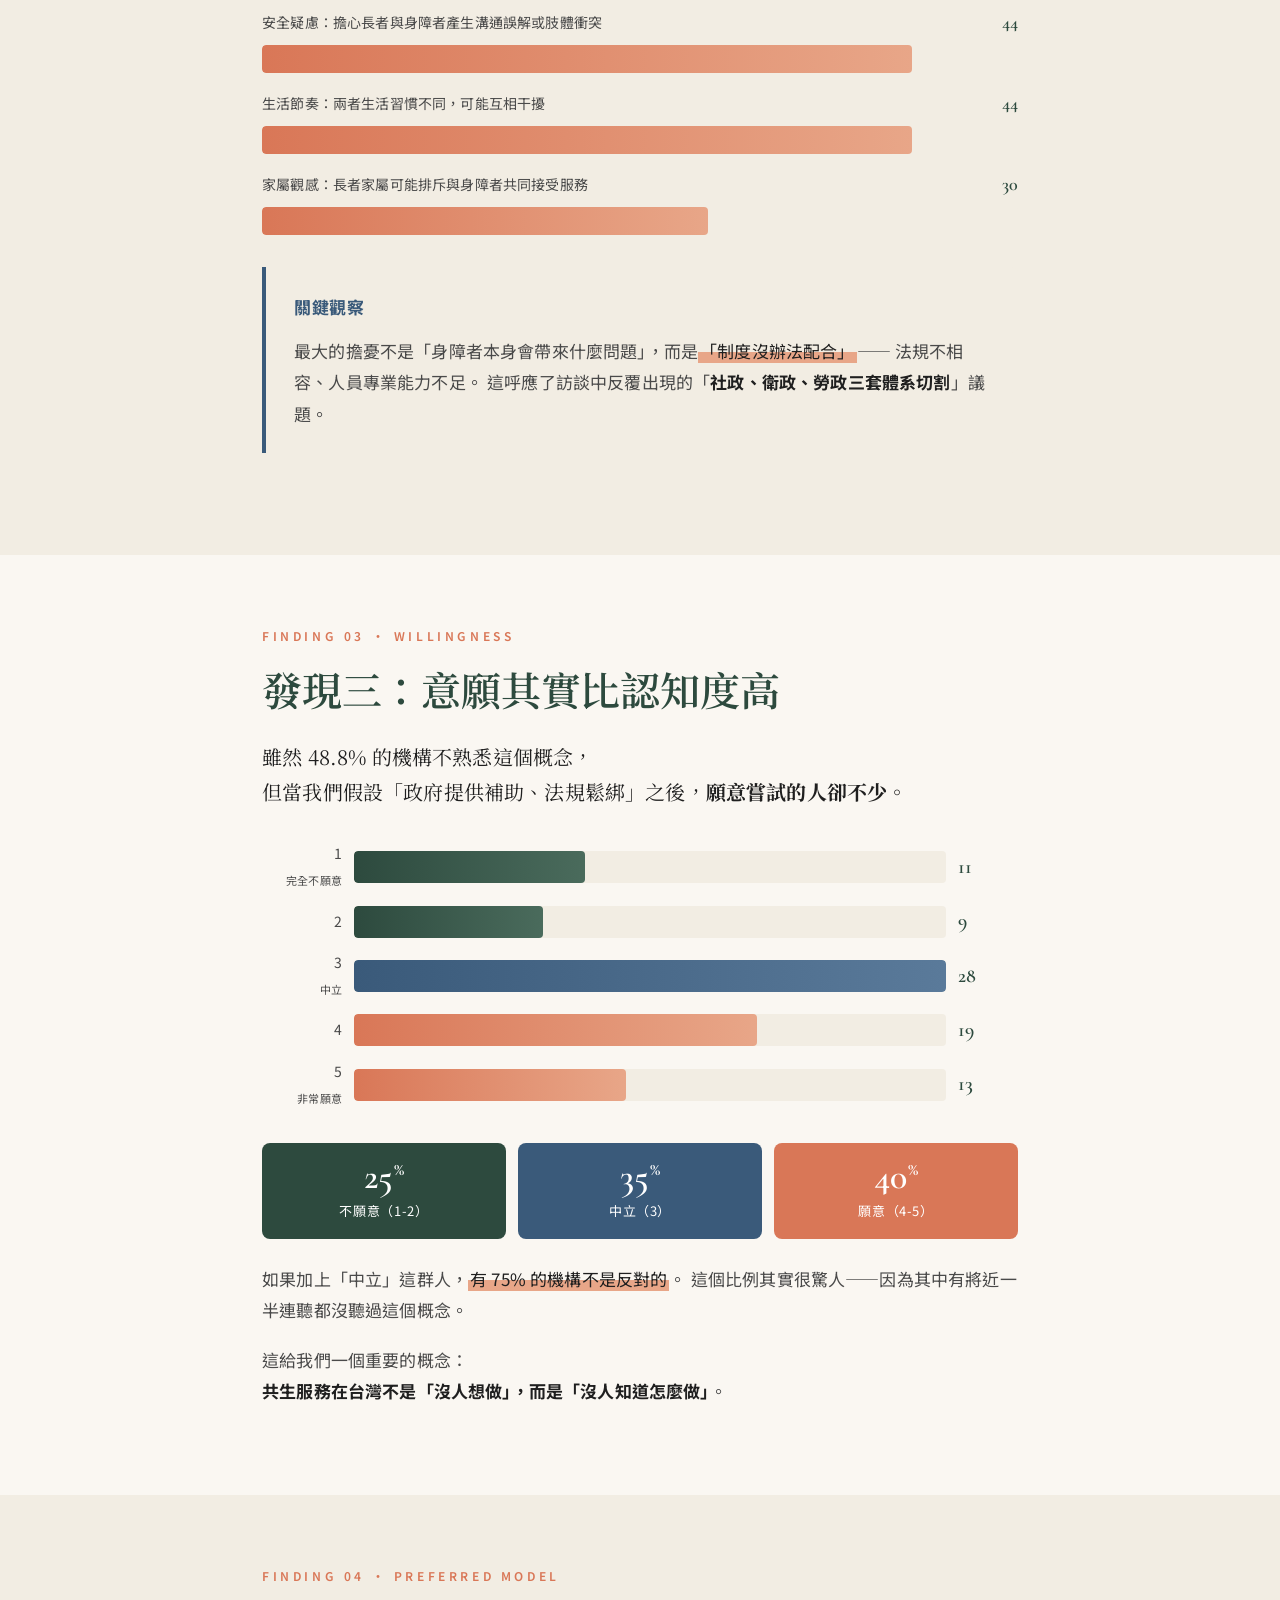
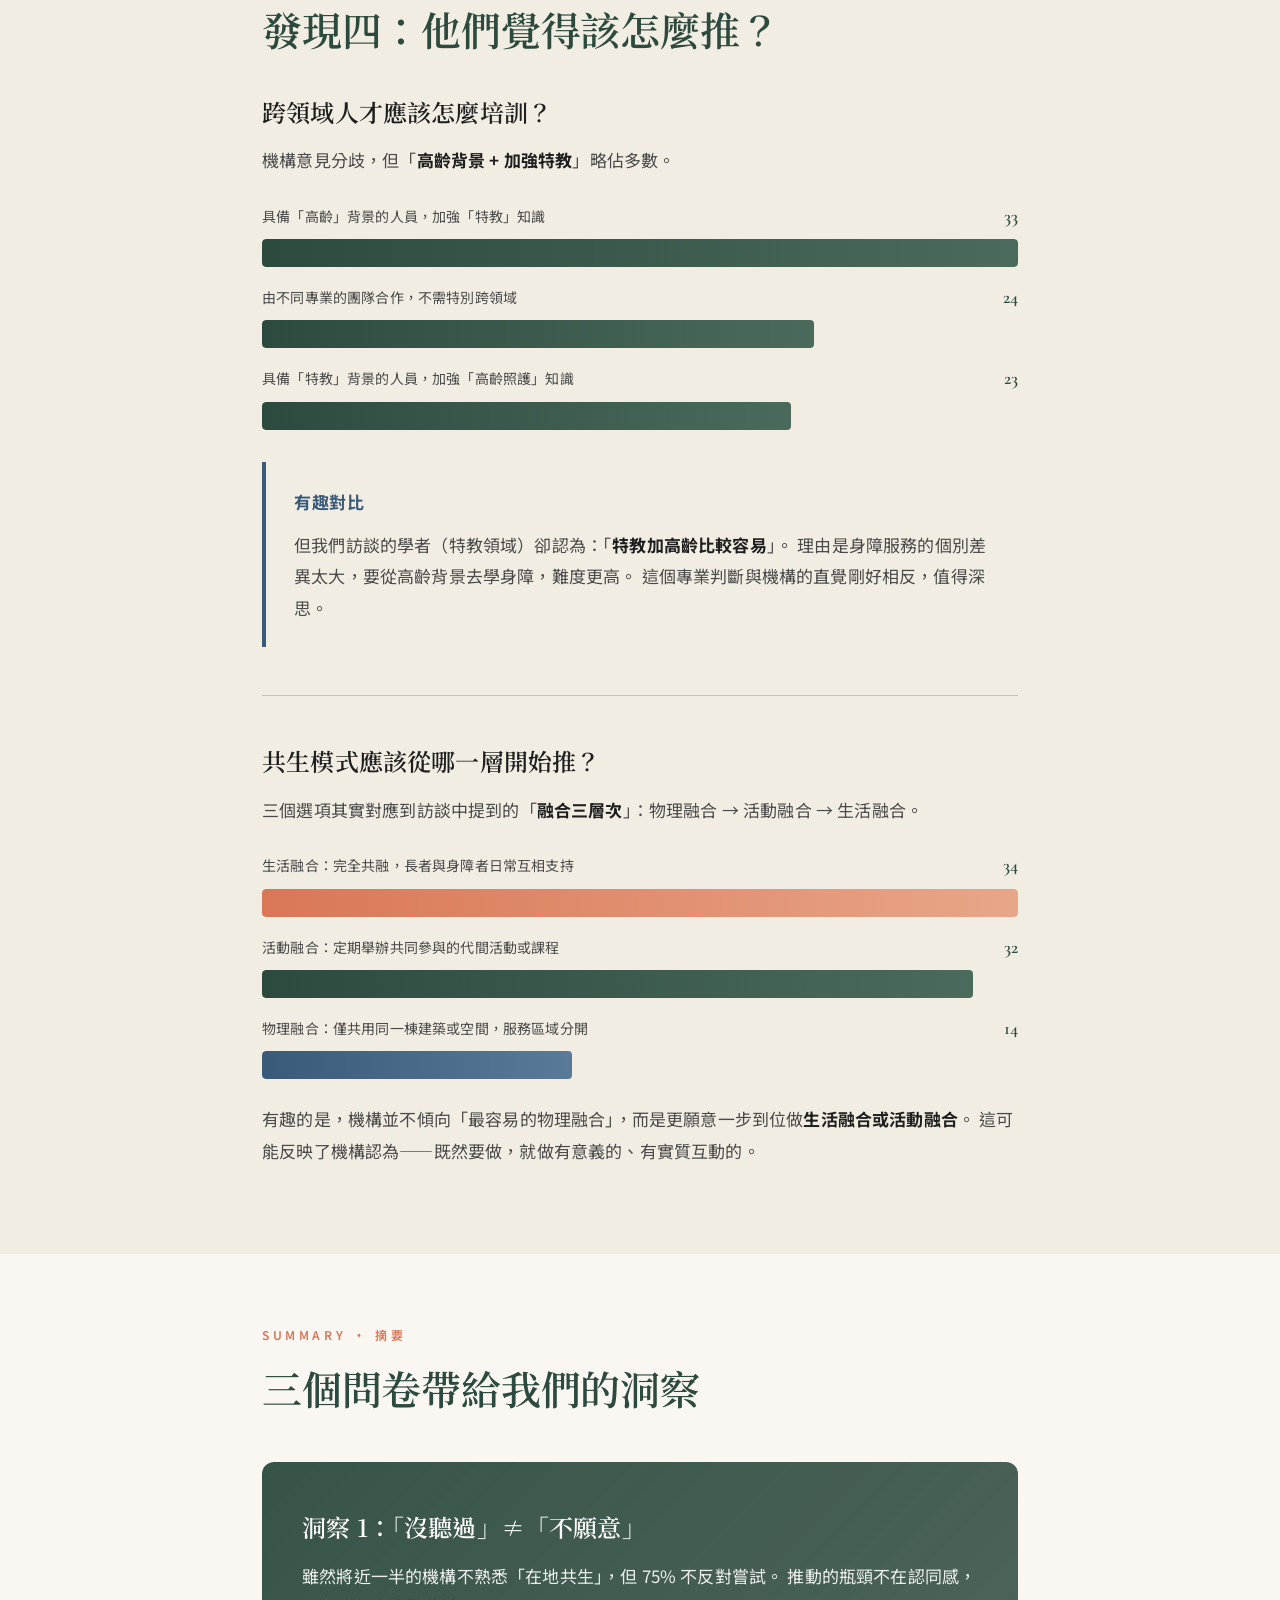
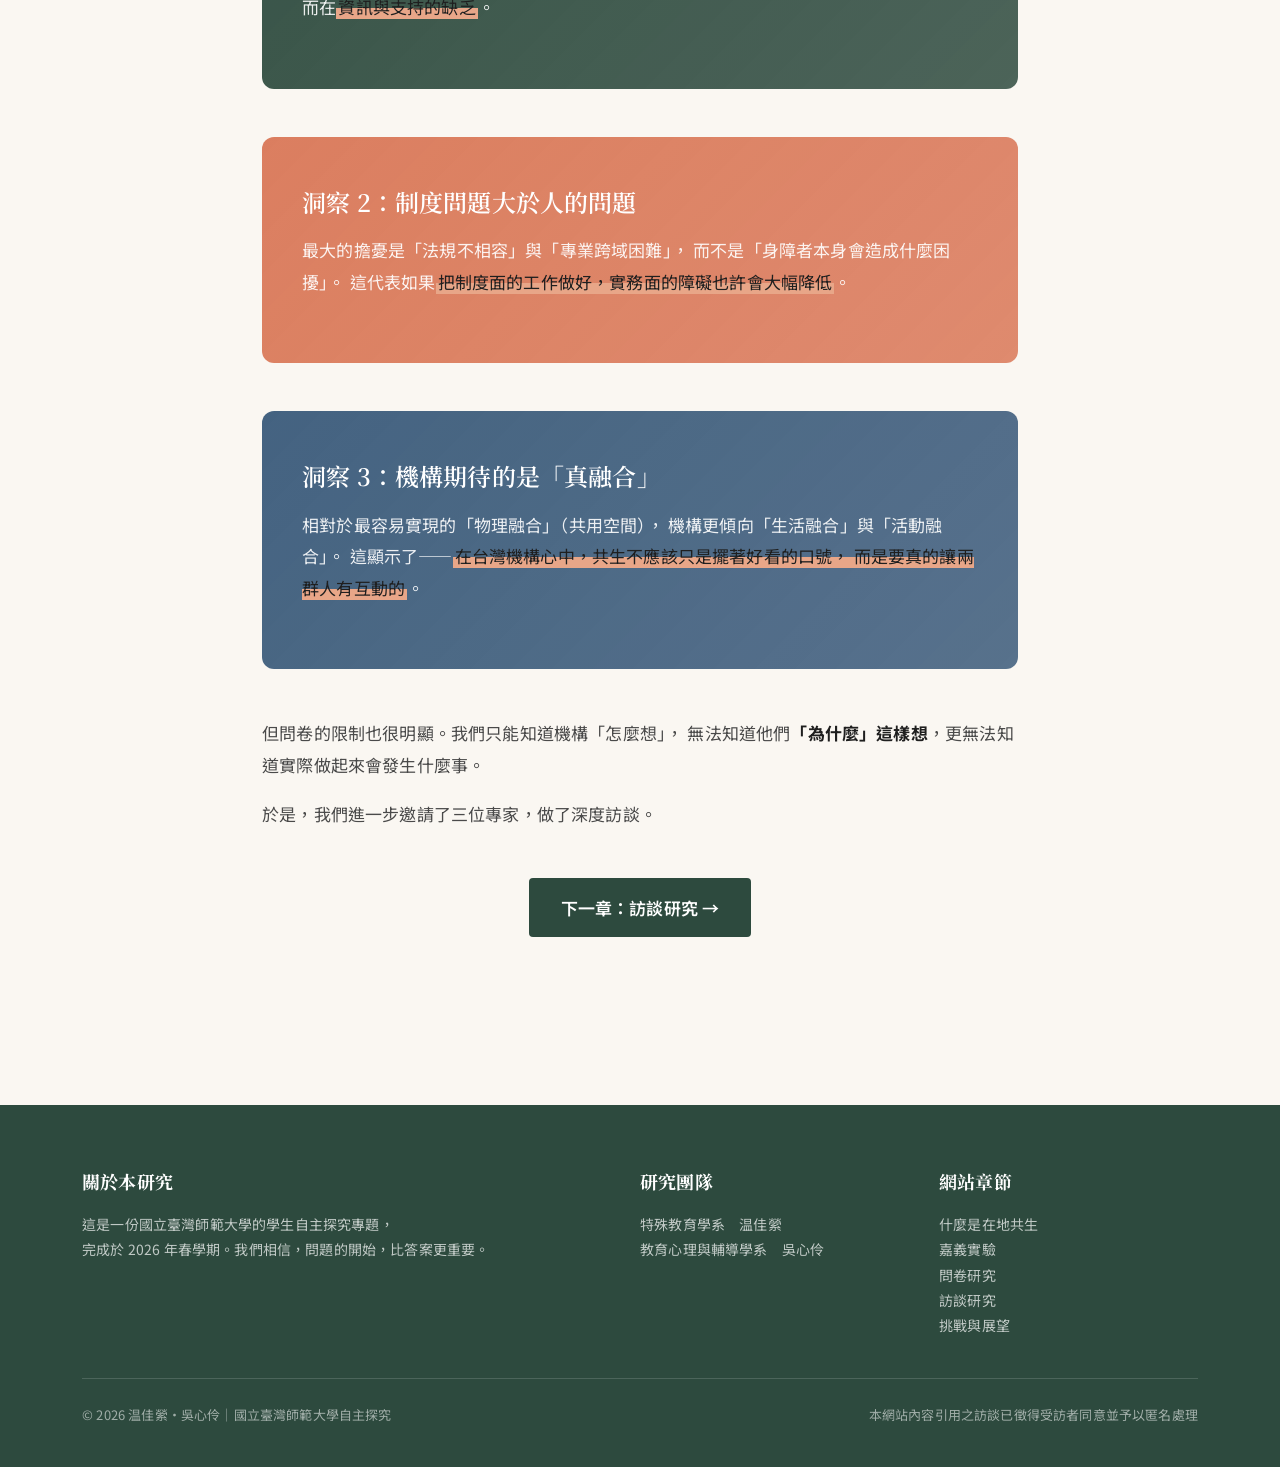
<file: survey.html>
<!DOCTYPE html>
<html lang="zh-Hant">
<head>
<meta charset="UTF-8" />
<meta name="viewport" content="width=device-width, initial-scale=1.0" />
<title>問卷研究｜1,125 封信、80 份回覆｜在地共生型服務研究</title>
<meta name="description" content="我們以 Gmail 一封一封寄出 1,125 份問卷給全台長照與身障機構，收回 80 份有效回覆。看看台灣機構真實的態度。" />
<link rel="preconnect" href="https://fonts.googleapis.com">
<link rel="preconnect" href="https://fonts.gstatic.com" crossorigin>
<link href="https://fonts.googleapis.com/css2?family=Cormorant+Garamond:wght@400;500;600&family=Noto+Sans+TC:wght@400;500;600;700&family=Noto+Serif+TC:wght@400;500;600;700&display=swap" rel="stylesheet">
<style>
/* ============================================
   在地共生型服務專題網站 - 全站樣式
   ============================================ */

/* ----- CSS 變數 ----- */
:root {
  --bg: #FAF7F2;
  --bg-alt: #F2EDE3;
  --bg-card: #FFFFFF;
  --ink: #1F1F1F;
  --ink-soft: #4A4A4A;
  --ink-light: #7A7A7A;
  --primary: #2D4A3E;        /* 深墨綠 */
  --primary-light: #4A6B5C;
  --accent: #D97757;          /* 暖橘 */
  --accent-soft: #E8A688;
  --indigo: #3A5A7A;          /* 靛藍 */
  --border: #E5DFD3;
  --rule: #C9C1B0;

  --font-serif: "Noto Serif TC", "Source Han Serif TC", "PingFang TC", "Songti TC", serif;
  --font-sans: "Noto Sans TC", "PingFang TC", "Microsoft JhengHei", sans-serif;
  --font-num: "Cormorant Garamond", "Noto Serif TC", serif;

  --maxw: 1180px;
  --readw: 720px;
}

/* ----- Reset & Base ----- */
* { box-sizing: border-box; margin: 0; padding: 0; }

html { scroll-behavior: smooth; }

body {
  font-family: var(--font-sans);
  font-size: 17px;
  line-height: 1.85;
  color: var(--ink);
  background: var(--bg);
  -webkit-font-smoothing: antialiased;
  letter-spacing: 0.01em;
}

img { max-width: 100%; display: block; }
a { color: var(--primary); text-decoration: none; transition: color .2s; }
a:hover { color: var(--accent); }

::selection { background: var(--accent); color: #fff; }

/* ----- 導覽列 ----- */
.nav {
  position: sticky;
  top: 0;
  z-index: 100;
  background: rgba(250, 247, 242, 0.92);
  backdrop-filter: blur(12px);
  -webkit-backdrop-filter: blur(12px);
  border-bottom: 1px solid var(--border);
}

.nav-inner {
  max-width: var(--maxw);
  margin: 0 auto;
  padding: 18px 32px;
  display: flex;
  align-items: center;
  justify-content: space-between;
  gap: 32px;
}

.nav-brand {
  font-family: var(--font-serif);
  font-size: 20px;
  font-weight: 600;
  color: var(--primary);
  letter-spacing: 0.04em;
  flex-shrink: 0;
}

.nav-brand small {
  display: block;
  font-family: var(--font-sans);
  font-size: 11px;
  font-weight: 400;
  color: var(--ink-light);
  letter-spacing: 0.15em;
  margin-top: 2px;
}

.nav-links {
  display: flex;
  gap: 26px;
  list-style: none;
  flex-wrap: wrap;
}

.nav-links a {
  font-size: 14px;
  color: var(--ink-soft);
  font-weight: 500;
  padding: 6px 0;
  border-bottom: 2px solid transparent;
  transition: all .2s;
}

.nav-links a:hover,
.nav-links a.active {
  color: var(--primary);
  border-bottom-color: var(--accent);
}

.nav-toggle {
  display: none;
  background: none;
  border: 1px solid var(--border);
  padding: 8px 14px;
  font-size: 14px;
  cursor: pointer;
  color: var(--ink-soft);
  border-radius: 4px;
}

@media (max-width: 880px) {
  .nav-toggle { display: block; }
  .nav-links {
    display: none;
    position: absolute;
    top: 100%;
    left: 0;
    right: 0;
    background: var(--bg);
    padding: 24px 32px;
    flex-direction: column;
    gap: 18px;
    border-bottom: 1px solid var(--border);
  }
  .nav-links.open { display: flex; }
}

/* ----- 通用容器 ----- */
.container {
  max-width: var(--maxw);
  margin: 0 auto;
  padding: 0 32px;
}

.container-narrow {
  max-width: 820px;
  margin: 0 auto;
  padding: 0 32px;
}

@media (max-width: 640px) {
  .container, .container-narrow {
    padding: 0 24px;
  }
}

/* ----- Hero / 頁首區 ----- */
.hero {
  padding: 80px 0 60px;
  position: relative;
}

.hero-eyebrow {
  font-family: var(--font-sans);
  font-size: 12px;
  font-weight: 600;
  letter-spacing: 0.35em;
  color: var(--accent);
  text-transform: uppercase;
  margin-bottom: 24px;
}

.hero h1 {
  font-family: var(--font-serif);
  font-size: clamp(36px, 6vw, 60px);
  font-weight: 600;
  line-height: 1.2;
  color: var(--primary);
  margin-bottom: 20px;
  letter-spacing: -0.01em;
}

.hero-sub {
  font-family: var(--font-serif);
  font-size: clamp(18px, 2.4vw, 22px);
  line-height: 1.7;
  color: var(--ink-soft);
  max-width: 680px;
}

.hero-meta {
  margin-top: 40px;
  padding-top: 24px;
  border-top: 1px solid var(--border);
  display: flex;
  gap: 40px;
  flex-wrap: wrap;
  font-size: 13px;
  color: var(--ink-light);
  letter-spacing: 0.05em;
}

.hero-meta span strong {
  display: block;
  color: var(--ink);
  font-size: 15px;
  font-weight: 600;
  margin-bottom: 2px;
  letter-spacing: 0.02em;
}

/* ----- 區段標題 ----- */
.section {
  padding: 70px 0;
}

.section-eyebrow {
  font-family: var(--font-sans);
  font-size: 12px;
  font-weight: 600;
  letter-spacing: 0.3em;
  color: var(--accent);
  text-transform: uppercase;
  margin-bottom: 16px;
}

.section h2 {
  font-family: var(--font-serif);
  font-size: clamp(28px, 4vw, 40px);
  font-weight: 600;
  line-height: 1.3;
  color: var(--primary);
  margin-bottom: 24px;
  letter-spacing: -0.005em;
}

.section h3 {
  font-family: var(--font-serif);
  font-size: 24px;
  font-weight: 600;
  line-height: 1.4;
  color: var(--ink);
  margin: 40px 0 16px;
}

.section h4 {
  font-family: var(--font-sans);
  font-size: 17px;
  font-weight: 700;
  color: var(--primary);
  margin: 24px 0 12px;
  letter-spacing: 0.03em;
}

.section p {
  margin-bottom: 18px;
  color: var(--ink-soft);
}

.section p.lead {
  font-family: var(--font-serif);
  font-size: 20px;
  line-height: 1.75;
  color: var(--ink);
  margin-bottom: 32px;
}

/* ----- 段落內標記 ----- */
mark {
  background: linear-gradient(transparent 55%, var(--accent-soft) 55%);
  padding: 0 2px;
  color: var(--ink);
}

strong { color: var(--ink); font-weight: 700; }

blockquote {
  font-family: var(--font-serif);
  font-size: 22px;
  line-height: 1.6;
  color: var(--primary);
  border-left: 3px solid var(--accent);
  padding: 12px 0 12px 28px;
  margin: 32px 0;
  font-style: italic;
}

blockquote cite {
  display: block;
  font-family: var(--font-sans);
  font-size: 13px;
  font-style: normal;
  color: var(--ink-light);
  margin-top: 12px;
  letter-spacing: 0.08em;
}

/* ----- 卡片 ----- */
.card {
  background: var(--bg-card);
  border: 1px solid var(--border);
  border-radius: 8px;
  padding: 32px;
  transition: transform .25s, box-shadow .25s;
}

.card:hover {
  transform: translateY(-2px);
  box-shadow: 0 12px 32px rgba(45, 74, 62, 0.08);
}

.card h3 {
  margin-top: 0;
}

.card-grid {
  display: grid;
  grid-template-columns: repeat(auto-fit, minmax(280px, 1fr));
  gap: 24px;
  margin: 32px 0;
}

/* ----- 大數字 ----- */
.big-stat {
  font-family: var(--font-num);
  font-size: clamp(60px, 10vw, 110px);
  font-weight: 500;
  line-height: 1;
  color: var(--primary);
  letter-spacing: -0.03em;
}

.big-stat sup {
  font-size: 0.4em;
  font-weight: 400;
  color: var(--accent);
  margin-left: 4px;
  vertical-align: super;
}

.stat-label {
  font-size: 14px;
  color: var(--ink-light);
  letter-spacing: 0.08em;
  margin-top: 8px;
}

/* ----- 數據網格 ----- */
.stats-grid {
  display: grid;
  grid-template-columns: repeat(auto-fit, minmax(200px, 1fr));
  gap: 32px;
  margin: 48px 0;
  padding: 40px 0;
  border-top: 1px solid var(--rule);
  border-bottom: 1px solid var(--rule);
}

.stat-block .num {
  font-family: var(--font-num);
  font-size: 56px;
  font-weight: 500;
  color: var(--primary);
  line-height: 1;
  letter-spacing: -0.02em;
}

.stat-block .unit {
  font-family: var(--font-sans);
  font-size: 16px;
  color: var(--accent);
  margin-left: 4px;
  font-weight: 500;
}

.stat-block .desc {
  font-size: 13px;
  color: var(--ink-light);
  margin-top: 10px;
  line-height: 1.6;
}

/* ----- 互動長條圖 ----- */
.bar-chart { margin: 24px 0; }

.bar-item {
  margin-bottom: 14px;
}

.bar-label {
  display: flex;
  justify-content: space-between;
  align-items: baseline;
  margin-bottom: 6px;
  font-size: 14px;
  color: var(--ink-soft);
}

.bar-label .count {
  font-family: var(--font-num);
  font-size: 18px;
  font-weight: 600;
  color: var(--primary);
}

.bar-track {
  height: 28px;
  background: var(--bg-alt);
  border-radius: 4px;
  overflow: hidden;
  position: relative;
}

.bar-fill {
  height: 100%;
  background: linear-gradient(90deg, var(--primary) 0%, var(--primary-light) 100%);
  border-radius: 4px;
  width: 0;
  transition: width 1.2s cubic-bezier(.2, .8, .3, 1);
}

.bar-fill.accent {
  background: linear-gradient(90deg, var(--accent) 0%, var(--accent-soft) 100%);
}

.bar-fill.indigo {
  background: linear-gradient(90deg, var(--indigo) 0%, #5a7a9a 100%);
}

/* ----- 兩欄對照 ----- */
.compare {
  display: grid;
  grid-template-columns: 1fr 1fr;
  gap: 0;
  margin: 40px 0;
  border: 1px solid var(--border);
  border-radius: 8px;
  overflow: hidden;
}

.compare > div {
  padding: 32px;
}

.compare > div:first-child {
  background: rgba(45, 74, 62, 0.04);
  border-right: 1px solid var(--border);
}

.compare > div:last-child {
  background: rgba(217, 119, 87, 0.04);
}

.compare h4 {
  margin-top: 0;
}

@media (max-width: 700px) {
  .compare {
    grid-template-columns: 1fr;
  }
  .compare > div:first-child {
    border-right: none;
    border-bottom: 1px solid var(--border);
  }
}

/* ----- 時間軸 / 步驟 ----- */
.steps {
  display: grid;
  gap: 24px;
  margin: 32px 0;
}

.step {
  display: grid;
  grid-template-columns: 80px 1fr;
  gap: 24px;
  padding: 24px;
  background: var(--bg-card);
  border: 1px solid var(--border);
  border-radius: 8px;
}

.step-num {
  font-family: var(--font-num);
  font-size: 48px;
  font-weight: 500;
  color: var(--accent);
  line-height: 1;
  letter-spacing: -0.03em;
}

.step h4 { margin-top: 0; margin-bottom: 8px; }
.step p { margin-bottom: 0; font-size: 15px; }

@media (max-width: 580px) {
  .step {
    grid-template-columns: 1fr;
    gap: 12px;
  }
  .step-num { font-size: 36px; }
}

/* ----- 引言區塊 / 訪談金句 ----- */
.quote-card {
  background: var(--bg-card);
  border: 1px solid var(--border);
  border-left: 4px solid var(--accent);
  padding: 32px;
  margin: 24px 0;
  border-radius: 0 8px 8px 0;
}

.quote-card .quote-mark {
  font-family: var(--font-serif);
  font-size: 56px;
  line-height: 1;
  color: var(--accent);
  opacity: 0.4;
  margin-bottom: -16px;
}

.quote-card p {
  font-family: var(--font-serif);
  font-size: 19px;
  line-height: 1.7;
  color: var(--ink);
  margin-bottom: 14px;
}

.quote-card .speaker {
  font-family: var(--font-sans);
  font-size: 13px;
  color: var(--ink-light);
  letter-spacing: 0.1em;
}

.quote-card .speaker strong {
  color: var(--primary);
}

/* ----- 標籤 ----- */
.tag {
  display: inline-block;
  padding: 4px 12px;
  font-size: 12px;
  font-weight: 500;
  background: var(--bg-alt);
  color: var(--ink-soft);
  border-radius: 12px;
  margin-right: 6px;
  margin-bottom: 6px;
  letter-spacing: 0.05em;
}

.tag.primary { background: var(--primary); color: #fff; }
.tag.accent { background: var(--accent); color: #fff; }

/* ----- 標籤頁切換 ----- */
.tabs {
  margin: 32px 0;
}

.tab-btns {
  display: flex;
  gap: 4px;
  border-bottom: 1px solid var(--border);
  margin-bottom: 24px;
  flex-wrap: wrap;
}

.tab-btn {
  background: none;
  border: none;
  padding: 12px 20px;
  font-family: var(--font-sans);
  font-size: 15px;
  color: var(--ink-light);
  cursor: pointer;
  border-bottom: 2px solid transparent;
  margin-bottom: -1px;
  transition: all .2s;
  font-weight: 500;
}

.tab-btn:hover {
  color: var(--ink);
}

.tab-btn.active {
  color: var(--primary);
  border-bottom-color: var(--accent);
  font-weight: 600;
}

.tab-content { display: none; }
.tab-content.active { display: block; animation: fadeIn .4s ease; }

@keyframes fadeIn {
  from { opacity: 0; transform: translateY(8px); }
  to { opacity: 1; transform: translateY(0); }
}

/* ----- 訊息提示框 ----- */
.callout {
  background: var(--bg-alt);
  border-left: 4px solid var(--indigo);
  padding: 24px 28px;
  margin: 32px 0;
  border-radius: 0 6px 6px 0;
}

.callout h4 {
  margin-top: 0;
  color: var(--indigo);
}

.callout p:last-child { margin-bottom: 0; }

/* ----- 列表 ----- */
.section ul, .section ol {
  margin: 16px 0 24px 24px;
  color: var(--ink-soft);
}

.section li {
  margin-bottom: 10px;
  line-height: 1.8;
}

/* ----- 頁尾 ----- */
.footer {
  margin-top: 80px;
  padding: 60px 0 40px;
  background: var(--primary);
  color: rgba(255, 255, 255, 0.85);
}

.footer-inner {
  max-width: var(--maxw);
  margin: 0 auto;
  padding: 0 32px;
}

.footer-grid {
  display: grid;
  grid-template-columns: 2fr 1fr 1fr;
  gap: 40px;
  margin-bottom: 40px;
}

@media (max-width: 700px) {
  .footer-grid {
    grid-template-columns: 1fr;
    gap: 24px;
  }
}

.footer h4 {
  font-family: var(--font-serif);
  font-size: 18px;
  color: #fff;
  margin-bottom: 14px;
}

.footer p, .footer li {
  font-size: 14px;
  color: rgba(255, 255, 255, 0.7);
  line-height: 1.8;
}

.footer ul { list-style: none; padding: 0; }

.footer-bottom {
  padding-top: 24px;
  border-top: 1px solid rgba(255, 255, 255, 0.15);
  display: flex;
  justify-content: space-between;
  font-size: 13px;
  color: rgba(255, 255, 255, 0.55);
  flex-wrap: wrap;
  gap: 12px;
}

/* ----- 頁面內錨點導覽 ----- */
.toc {
  background: var(--bg-card);
  border: 1px solid var(--border);
  border-radius: 8px;
  padding: 24px;
  margin: 40px 0;
}

.toc-title {
  font-family: var(--font-sans);
  font-size: 12px;
  font-weight: 600;
  letter-spacing: 0.2em;
  color: var(--ink-light);
  margin-bottom: 14px;
  text-transform: uppercase;
}

.toc ol {
  list-style: none;
  counter-reset: toc;
  margin: 0;
  padding: 0;
}

.toc li {
  counter-increment: toc;
  padding: 6px 0;
  border-bottom: 1px dashed var(--border);
}

.toc li:last-child { border-bottom: none; }

.toc li::before {
  content: counter(toc, decimal-leading-zero);
  font-family: var(--font-num);
  font-size: 14px;
  color: var(--accent);
  margin-right: 12px;
  font-weight: 600;
}

.toc a {
  font-size: 15px;
  color: var(--ink-soft);
}

.toc a:hover { color: var(--accent); }

/* ----- 圖片說明 ----- */
.figure {
  margin: 32px 0;
}

.figure-caption {
  font-size: 13px;
  color: var(--ink-light);
  margin-top: 10px;
  text-align: center;
  font-style: italic;
}

/* ----- 強調區塊 ----- */
.highlight-box {
  background: linear-gradient(135deg, rgba(45, 74, 62, 0.95), rgba(45, 74, 62, 0.85));
  color: #fff;
  padding: 48px 40px;
  border-radius: 12px;
  margin: 48px 0;
}

.highlight-box h3 {
  color: #fff;
  font-family: var(--font-serif);
  margin-top: 0;
}

.highlight-box p {
  color: rgba(255, 255, 255, 0.9);
}

.highlight-box .big-stat {
  color: var(--accent-soft);
}

/* ----- 表格 ----- */
table {
  width: 100%;
  border-collapse: collapse;
  margin: 24px 0;
  font-size: 15px;
}

th, td {
  text-align: left;
  padding: 14px 16px;
  border-bottom: 1px solid var(--border);
}

th {
  font-family: var(--font-sans);
  font-weight: 600;
  color: var(--primary);
  background: var(--bg-alt);
  font-size: 13px;
  letter-spacing: 0.05em;
}

td { color: var(--ink-soft); }

/* ----- 響應式調整 ----- */
@media (max-width: 640px) {
  body { font-size: 16px; }
  .section { padding: 50px 0; }
  .hero { padding: 50px 0 40px; }
  .card { padding: 24px; }
  .highlight-box { padding: 32px 24px; }
}

/* ----- 動畫進場 ----- */
.fade-in {
  opacity: 0;
  transform: translateY(20px);
  animation: fadeUp .8s ease forwards;
}

.fade-in.delay-1 { animation-delay: 0.1s; }
.fade-in.delay-2 { animation-delay: 0.2s; }
.fade-in.delay-3 { animation-delay: 0.3s; }
.fade-in.delay-4 { animation-delay: 0.4s; }

@keyframes fadeUp {
  to {
    opacity: 1;
    transform: translateY(0);
  }
}

/* ----- 滾動觸發 ----- */
.reveal {
  opacity: 0;
  transform: translateY(30px);
  transition: opacity .8s ease, transform .8s ease;
}

.reveal.is-visible {
  opacity: 1;
  transform: translateY(0);
}

/* ----- 圖示插畫 ----- */
.icon-circle {
  width: 56px;
  height: 56px;
  background: var(--bg-alt);
  border-radius: 50%;
  display: flex;
  align-items: center;
  justify-content: center;
  font-family: var(--font-serif);
  font-size: 22px;
  color: var(--primary);
  font-weight: 600;
  margin-bottom: 16px;
}

.icon-circle.accent {
  background: rgba(217, 119, 87, 0.15);
  color: var(--accent);
}

/* ----- 雙欄佈局 ----- */
.two-col {
  display: grid;
  grid-template-columns: 1fr 1fr;
  gap: 48px;
  margin: 40px 0;
  align-items: start;
}

@media (max-width: 760px) {
  .two-col {
    grid-template-columns: 1fr;
    gap: 32px;
  }
}

/* ----- 分隔線 ----- */
.divider {
  border: none;
  border-top: 1px solid var(--rule);
  margin: 48px 0;
  position: relative;
}

.divider.ornament::after {
  content: "✣";
  position: absolute;
  top: -14px;
  left: 50%;
  transform: translateX(-50%);
  background: var(--bg);
  padding: 0 16px;
  color: var(--accent);
  font-size: 16px;
}

</style>
<style>
/* 問卷頁面專屬樣式 */
.envelope-viz {
  display: flex;
  align-items: center;
  justify-content: center;
  gap: 40px;
  margin: 48px 0;
  flex-wrap: wrap;
}
.envelope-viz .num-display {
  text-align: center;
}
.envelope-viz .arrow {
  font-size: 32px;
  color: var(--accent);
}
.likert-chart {
  display: grid;
  grid-template-columns: 80px 1fr 60px;
  gap: 12px;
  align-items: center;
  margin: 10px 0;
}
.likert-chart .label {
  font-size: 14px;
  color: var(--ink-soft);
  text-align: right;
}
.likert-chart .count-num {
  font-family: var(--font-num);
  font-size: 20px;
  font-weight: 600;
  color: var(--primary);
}
.pie-mock {
  display: grid;
  grid-template-columns: repeat(auto-fit, minmax(140px, 1fr));
  gap: 12px;
  margin: 24px 0;
}
.pie-mock .seg {
  padding: 16px;
  border-radius: 8px;
  text-align: center;
  color: #fff;
}
.pie-mock .seg .pct {
  font-family: var(--font-num);
  font-size: 36px;
  font-weight: 600;
  line-height: 1;
  margin-bottom: 4px;
}
.pie-mock .seg .name {
  font-size: 13px;
  letter-spacing: 0.05em;
}
.region-grid {
  display: grid;
  grid-template-columns: repeat(4, 1fr);
  gap: 16px;
  margin: 32px 0;
}
@media (max-width: 580px) {
  .region-grid { grid-template-columns: repeat(2, 1fr); }
}
.region-card {
  background: var(--bg-card);
  border: 1px solid var(--border);
  border-radius: 8px;
  padding: 24px 16px;
  text-align: center;
}
.region-card .region-name {
  font-family: var(--font-serif);
  font-size: 18px;
  color: var(--primary);
  margin-bottom: 8px;
}
.region-card .region-count {
  font-family: var(--font-num);
  font-size: 42px;
  font-weight: 500;
  color: var(--accent);
  line-height: 1;
}
.region-card .region-bar {
  height: 6px;
  background: var(--bg-alt);
  border-radius: 3px;
  margin-top: 12px;
  overflow: hidden;
}
.region-card .region-bar-fill {
  height: 100%;
  background: var(--accent);
  border-radius: 3px;
  width: 0;
  transition: width 1.4s cubic-bezier(.2,.8,.3,1);
}
</style>
</head>
<body>

<!-- 導覽列 -->
<nav class="nav">
  <div class="nav-inner">
    <div class="nav-brand">
      在地共生
      <small>SYMBIOTIC CARE · A STUDENT INQUIRY</small>
    </div>
    <button class="nav-toggle">選單</button>
    <ul class="nav-links">
      <li><a href="index.html">首頁</a></li>
      <li><a href="concept.html">什麼是在地共生</a></li>
      <li><a href="chiayi.html">嘉義實驗</a></li>
      <li><a href="survey.html">問卷研究</a></li>
      <li><a href="interview.html">訪談研究</a></li>
      <li><a href="future.html">挑戰與展望</a></li>
    </ul>
  </div>
</nav>

<!-- Hero -->
<section class="hero">
  <div class="container">
    <div class="hero-eyebrow fade-in">CHAPTER 03</div>
    <h1 class="fade-in delay-1">
      我們寄了 1,125 封信，<br>
      收到 80 份回信。
    </h1>
    <p class="hero-sub fade-in delay-2">
      這份問卷沒有研究經費、沒有專業的群發，<br>
      只有兩個 Gmail 帳號，和一份願意做到底的耐心。<br>
      我們想知道——全台灣的長照與身障機構，怎麼看「在地共生」這件事？
    </p>
  </div>
</section>

<!-- 問卷概況 -->
<section class="section" style="padding-top:30px;">
  <div class="container-narrow">
    <div class="reveal">
      <div class="section-eyebrow">01 · METHOD</div>
      <h2>關於這份問卷</h2>

      <div class="envelope-viz reveal">
        <div class="num-display">
          <div style="font-family:var(--font-num);font-size:72px;font-weight:500;color:var(--primary);line-height:1;" data-count="1125">0</div>
          <div style="font-size:13px;color:var(--ink-light);letter-spacing:0.1em;margin-top:8px;">SENT · 寄出</div>
        </div>
        <div class="arrow">→</div>
        <div class="num-display">
          <div style="font-family:var(--font-num);font-size:72px;font-weight:500;color:var(--accent);line-height:1;" data-count="80">0</div>
          <div style="font-size:13px;color:var(--ink-light);letter-spacing:0.1em;margin-top:8px;">RECEIVED · 回覆</div>
        </div>
        <div class="arrow">→</div>
        <div class="num-display">
          <div style="font-family:var(--font-num);font-size:72px;font-weight:500;color:var(--indigo);line-height:1;" data-count="27">0</div>
          <div style="font-size:13px;color:var(--ink-light);letter-spacing:0.1em;margin-top:8px;">WILLING · 願受訪</div>
        </div>
      </div>

      <p style="text-align:center;color:var(--ink-light);margin-bottom:48px;">
        回覆率約 <strong style="color:var(--primary);">7.1%</strong>　·　
        願意接受訪談者佔回覆者的 <strong style="color:var(--primary);">33.75%</strong>
      </p>

      <div class="callout">
        <h4>關於 7.1% 的回覆率</h4>
        <p style="margin-bottom:0;">
          這個數字看起來不高，但對學生自主研究、沒有官方背書的調查來說其實算正常。
          一位受訪者甚至直接告訴我們：「<mark>住宿型機構是個很封閉的地方，他們不太會有創新的想法</mark>」。
          所以這 80 份回覆，其實是<strong>「願意思考這個議題」</strong>的一群人。
        </p>
      </div>
    </div>
  </div>
</section>

<!-- 受訪機構樣貌 -->
<section class="section" id="who" style="background:var(--bg-alt);">
  <div class="container-narrow">
    <div class="reveal">
      <div class="section-eyebrow">02 · RESPONDENTS</div>
      <h2>誰回了這份問卷？</h2>

      <h3>地理分布</h3>
      <p>來自全台四個區域的機構都有回覆。北部最多，東部最少。</p>

      <div class="region-grid reveal">
        <div class="region-card">
          <div class="region-name">北部</div>
          <div class="region-count" data-count="34">0</div>
          <div class="region-bar"><div class="region-bar-fill" data-width="100"></div></div>
        </div>
        <div class="region-card">
          <div class="region-name">南部</div>
          <div class="region-count" data-count="28">0</div>
          <div class="region-bar"><div class="region-bar-fill" data-width="82"></div></div>
        </div>
        <div class="region-card">
          <div class="region-name">中部</div>
          <div class="region-count" data-count="17">0</div>
          <div class="region-bar"><div class="region-bar-fill" data-width="50"></div></div>
        </div>
        <div class="region-card">
          <div class="region-name">東部</div>
          <div class="region-count" data-count="1">0</div>
          <div class="region-bar"><div class="region-bar-fill" data-width="3"></div></div>
        </div>
      </div>

      <h3>服務對象</h3>
      <p>大部分機構同時服務多元對象。可以看到「高齡者」是台灣機構服務的主要族群，<strong>身心障礙者也占了 50 份</strong>。</p>

      <div class="bar-chart reveal">
        <div class="bar-item">
          <div class="bar-label"><span>高齡者</span><span class="count">77</span></div>
          <div class="bar-track"><div class="bar-fill" data-width="96"></div></div>
        </div>
        <div class="bar-item">
          <div class="bar-label"><span>身心障礙者</span><span class="count">50</span></div>
          <div class="bar-track"><div class="bar-fill accent" data-width="63"></div></div>
        </div>
      </div>

      <h3>服務型態</h3>
      <p>住宿型機構是主要回覆者，其次是日間照顧中心。這意味著我們的問卷觸及了<strong>各種規模、各種照顧密度</strong>的機構。</p>

      <div class="bar-chart reveal">
        <div class="bar-item">
          <div class="bar-label"><span>住宿型機構（養老院／安養中心）</span><span class="count">43</span></div>
          <div class="bar-track"><div class="bar-fill" data-width="100"></div></div>
        </div>
        <div class="bar-item">
          <div class="bar-label"><span>日間照顧中心</span><span class="count">25</span></div>
          <div class="bar-track"><div class="bar-fill" data-width="58"></div></div>
        </div>
        <div class="bar-item">
          <div class="bar-label"><span>居家服務</span><span class="count">2</span></div>
          <div class="bar-track"><div class="bar-fill" data-width="5"></div></div>
        </div>
        <div class="bar-item">
          <div class="bar-label"><span>其他（家庭托顧、小規機、失智據點等）</span><span class="count">10</span></div>
          <div class="bar-track"><div class="bar-fill" data-width="23"></div></div>
        </div>
      </div>
    </div>
  </div>
</section>

<!-- 發現一：認知度 -->
<section class="section" id="awareness">
  <div class="container-narrow">
    <div class="reveal">
      <div class="section-eyebrow">FINDING 01 · AWARENESS</div>
      <h2>發現一：絕大多數機構，<br>沒聽過「在地共生」</h2>
      <p class="lead">
        我們問：「您是否聽過日本『富山型』或『在地共生』這種讓不同障別、年齡層共融的服務模式？」<br>
        從 1（完全沒聽過）到 5（非常熟悉）。
      </p>

      <div class="bar-chart reveal" style="margin:32px 0;">
        <div class="likert-chart">
          <div class="label">1<br><span style="font-size:11px;">完全沒聽過</span></div>
          <div class="bar-track" style="height:32px;"><div class="bar-fill" data-width="100"></div></div>
          <div class="count-num">26</div>
        </div>
        <div class="likert-chart">
          <div class="label">2</div>
          <div class="bar-track" style="height:32px;"><div class="bar-fill" data-width="50"></div></div>
          <div class="count-num">13</div>
        </div>
        <div class="likert-chart">
          <div class="label">3<br><span style="font-size:11px;">普通</span></div>
          <div class="bar-track" style="height:32px;"><div class="bar-fill" data-width="100"></div></div>
          <div class="count-num">26</div>
        </div>
        <div class="likert-chart">
          <div class="label">4</div>
          <div class="bar-track" style="height:32px;"><div class="bar-fill accent" data-width="46"></div></div>
          <div class="count-num">12</div>
        </div>
        <div class="likert-chart">
          <div class="label">5<br><span style="font-size:11px;">非常熟悉</span></div>
          <div class="bar-track" style="height:32px;"><div class="bar-fill accent" data-width="11"></div></div>
          <div class="count-num">3</div>
        </div>
      </div>

      <div class="two-col">
        <div class="card">
          <div class="big-stat" style="font-size:64px;">48.8<sup>%</sup></div>
          <p style="margin:8px 0 0;color:var(--ink-soft);">的機構選 1 或 2（不熟悉）</p>
        </div>
        <div class="card">
          <div class="big-stat" style="font-size:64px;color:var(--accent);">18.8<sup>%</sup></div>
          <p style="margin:8px 0 0;color:var(--ink-soft);">的機構選 4 或 5（熟悉）</p>
        </div>
      </div>

      <p style="margin-top:32px;">
        將近一半的台灣機構，從未聽過「在地共生」這個概念。
        這個發現本身就說明了一件事：<mark>台灣的相關討論還非常不足</mark>。
        要推動什麼之前，可能要先讓人「聽過」它。
      </p>
    </div>
  </div>
</section>

<!-- 發現二：效益 vs 擔憂 -->
<section class="section" id="pros-cons" style="background:var(--bg-alt);">
  <div class="container-narrow">
    <div class="reveal">
      <div class="section-eyebrow">FINDING 02 · TENSION</div>
      <h2>發現二：他們看見什麼好處，<br>又擔心什麼？</h2>
      <p class="lead">
        這是這份問卷最有意思的部分。我們同時問了「<strong>最大潛在效益</strong>」和「<strong>最大擔憂或阻礙</strong>」，
        兩個題目都是複選。結果反映出機構的<mark>真實看法</mark>。
      </p>

      <h3 style="color:var(--primary);">✓ 機構看到的效益</h3>

      <div class="bar-chart reveal">
        <div class="bar-item">
          <div class="bar-label">
            <span>互助功能：身障青年陪伴長者、長者分享生命經驗</span>
            <span class="count">61</span>
          </div>
          <div class="bar-track"><div class="bar-fill" data-width="100"></div></div>
        </div>
        <div class="bar-item">
          <div class="bar-label">
            <span>社會責任：促進社區融合，減少社會刻板印象</span>
            <span class="count">51</span>
          </div>
          <div class="bar-track"><div class="bar-fill" data-width="84"></div></div>
        </div>
        <div class="bar-item">
          <div class="bar-label">
            <span>空間效益：設施與設備可共同使用，降低硬體成本</span>
            <span class="count">43</span>
          </div>
          <div class="bar-track"><div class="bar-fill" data-width="70"></div></div>
        </div>
        <div class="bar-item">
          <div class="bar-label">
            <span>人力彈性：服務人員可跨對象彈性運用</span>
            <span class="count">37</span>
          </div>
          <div class="bar-track"><div class="bar-fill" data-width="61"></div></div>
        </div>
      </div>

      <p style="font-size:14px;color:var(--ink-light);margin-bottom:32px;">
        最被認可的效益是「<strong>互助功能</strong>」——
        61 份回覆都看見了身障者與長者可以彼此支持的可能。
        這個結果與日本的「四助」理念高度吻合。
      </p>

      <hr class="divider">

      <h3 style="color:var(--accent);">✗ 機構擔心的阻礙</h3>

      <div class="bar-chart reveal">
        <div class="bar-item">
          <div class="bar-label">
            <span>行政限制：長照與身障兩套體系法規不相容</span>
            <span class="count">51</span>
          </div>
          <div class="bar-track"><div class="bar-fill accent" data-width="100"></div></div>
        </div>
        <div class="bar-item">
          <div class="bar-label">
            <span>專業衝突：工作人員缺乏跨領域專業能力</span>
            <span class="count">47</span>
          </div>
          <div class="bar-track"><div class="bar-fill accent" data-width="92"></div></div>
        </div>
        <div class="bar-item">
          <div class="bar-label">
            <span>安全疑慮：擔心長者與身障者產生溝通誤解或肢體衝突</span>
            <span class="count">44</span>
          </div>
          <div class="bar-track"><div class="bar-fill accent" data-width="86"></div></div>
        </div>
        <div class="bar-item">
          <div class="bar-label">
            <span>生活節奏：兩者生活習慣不同，可能互相干擾</span>
            <span class="count">44</span>
          </div>
          <div class="bar-track"><div class="bar-fill accent" data-width="86"></div></div>
        </div>
        <div class="bar-item">
          <div class="bar-label">
            <span>家屬觀感：長者家屬可能排斥與身障者共同接受服務</span>
            <span class="count">30</span>
          </div>
          <div class="bar-track"><div class="bar-fill accent" data-width="59"></div></div>
        </div>
      </div>

      <div class="callout">
        <h4>關鍵觀察</h4>
        <p style="margin-bottom:0;">
          最大的擔憂不是「身障者本身會帶來什麼問題」，而是<mark>「制度沒辦法配合」</mark>——
          法規不相容、人員專業能力不足。
          這呼應了訪談中反覆出現的「<strong>社政、衛政、勞政三套體系切割</strong>」議題。
        </p>
      </div>
    </div>
  </div>
</section>

<!-- 發現三：認知度 vs 意願 -->
<section class="section" id="willingness">
  <div class="container-narrow">
    <div class="reveal">
      <div class="section-eyebrow">FINDING 03 · WILLINGNESS</div>
      <h2>發現三：意願其實比認知度高</h2>
      <p class="lead">
        雖然 48.8% 的機構不熟悉這個概念，<br>
        但當我們假設「政府提供補助、法規鬆綁」之後，<strong>願意嘗試的人卻不少</strong>。
      </p>

      <div class="bar-chart reveal" style="margin:32px 0;">
        <div class="likert-chart">
          <div class="label">1<br><span style="font-size:11px;">完全不願意</span></div>
          <div class="bar-track" style="height:32px;"><div class="bar-fill" data-width="39"></div></div>
          <div class="count-num">11</div>
        </div>
        <div class="likert-chart">
          <div class="label">2</div>
          <div class="bar-track" style="height:32px;"><div class="bar-fill" data-width="32"></div></div>
          <div class="count-num">9</div>
        </div>
        <div class="likert-chart">
          <div class="label">3<br><span style="font-size:11px;">中立</span></div>
          <div class="bar-track" style="height:32px;"><div class="bar-fill indigo" data-width="100"></div></div>
          <div class="count-num">28</div>
        </div>
        <div class="likert-chart">
          <div class="label">4</div>
          <div class="bar-track" style="height:32px;"><div class="bar-fill accent" data-width="68"></div></div>
          <div class="count-num">19</div>
        </div>
        <div class="likert-chart">
          <div class="label">5<br><span style="font-size:11px;">非常願意</span></div>
          <div class="bar-track" style="height:32px;"><div class="bar-fill accent" data-width="46"></div></div>
          <div class="count-num">13</div>
        </div>
      </div>

      <div class="pie-mock reveal">
        <div class="seg" style="background:var(--primary);">
          <div class="pct">25<sup style="font-size:0.5em;">%</sup></div>
          <div class="name">不願意（1-2）</div>
        </div>
        <div class="seg" style="background:var(--indigo);">
          <div class="pct">35<sup style="font-size:0.5em;">%</sup></div>
          <div class="name">中立（3）</div>
        </div>
        <div class="seg" style="background:var(--accent);">
          <div class="pct">40<sup style="font-size:0.5em;">%</sup></div>
          <div class="name">願意（4-5）</div>
        </div>
      </div>

      <p>
        如果加上「中立」這群人，<mark>有 75% 的機構不是反對的</mark>。
        這個比例其實很驚人——因為其中有將近一半連聽都沒聽過這個概念。
      </p>

      <p>
        這給我們一個重要的概念：<br>
        <strong>共生服務在台灣不是「沒人想做」，而是「沒人知道怎麼做」</strong>。
      </p>
    </div>
  </div>
</section>

<!-- 發現四：理想模式 -->
<section class="section" id="model" style="background:var(--bg-alt);">
  <div class="container-narrow">
    <div class="reveal">
      <div class="section-eyebrow">FINDING 04 · PREFERRED MODEL</div>
      <h2>發現四：他們覺得該怎麼推？</h2>

      <h3>跨領域人才應該怎麼培訓？</h3>
      <p>機構意見分歧，但「<strong>高齡背景 + 加強特教</strong>」略佔多數。</p>

      <div class="bar-chart reveal">
        <div class="bar-item">
          <div class="bar-label">
            <span>具備「高齡」背景的人員，加強「特教」知識</span>
            <span class="count">33</span>
          </div>
          <div class="bar-track"><div class="bar-fill" data-width="100"></div></div>
        </div>
        <div class="bar-item">
          <div class="bar-label">
            <span>由不同專業的團隊合作，不需特別跨領域</span>
            <span class="count">24</span>
          </div>
          <div class="bar-track"><div class="bar-fill" data-width="73"></div></div>
        </div>
        <div class="bar-item">
          <div class="bar-label">
            <span>具備「特教」背景的人員，加強「高齡照護」知識</span>
            <span class="count">23</span>
          </div>
          <div class="bar-track"><div class="bar-fill" data-width="70"></div></div>
        </div>
      </div>

      <div class="callout">
        <h4>有趣對比</h4>
        <p style="margin-bottom:0;">
          但我們訪談的學者（特教領域）卻認為：「<strong>特教加高齡比較容易</strong>」。
          理由是身障服務的個別差異太大，要從高齡背景去學身障，難度更高。
          這個專業判斷與機構的直覺剛好相反，值得深思。
        </p>
      </div>

      <hr class="divider">

      <h3>共生模式應該從哪一層開始推？</h3>
      <p>三個選項其實對應到訪談中提到的「<strong>融合三層次</strong>」：物理融合 → 活動融合 → 生活融合。</p>

      <div class="bar-chart reveal">
        <div class="bar-item">
          <div class="bar-label">
            <span>生活融合：完全共融，長者與身障者日常互相支持</span>
            <span class="count">34</span>
          </div>
          <div class="bar-track"><div class="bar-fill accent" data-width="100"></div></div>
        </div>
        <div class="bar-item">
          <div class="bar-label">
            <span>活動融合：定期舉辦共同參與的代間活動或課程</span>
            <span class="count">32</span>
          </div>
          <div class="bar-track"><div class="bar-fill" data-width="94"></div></div>
        </div>
        <div class="bar-item">
          <div class="bar-label">
            <span>物理融合：僅共用同一棟建築或空間，服務區域分開</span>
            <span class="count">14</span>
          </div>
          <div class="bar-track"><div class="bar-fill indigo" data-width="41"></div></div>
        </div>
      </div>

      <p>
        有趣的是，機構並不傾向「最容易的物理融合」，而是更願意一步到位做<strong>生活融合或活動融合</strong>。
        這可能反映了機構認為——既然要做，就做有意義的、有實質互動的。
      </p>
    </div>
  </div>
</section>

<!-- 總結 -->
<section class="section" id="summary">
  <div class="container-narrow">
    <div class="reveal">
      <div class="section-eyebrow">SUMMARY · 摘要</div>
      <h2>三個問卷帶給我們的洞察</h2>

      <div class="highlight-box">
        <h3>洞察 1：「沒聽過」≠「不願意」</h3>
        <p>
          雖然將近一半的機構不熟悉「在地共生」，但 75% 不反對嘗試。
          推動的瓶頸不在認同感，而在<mark style="color:var(--ink);">資訊與支持的缺乏</mark>。
        </p>
      </div>

      <div class="highlight-box" style="background:linear-gradient(135deg,rgba(217,119,87,0.95),rgba(217,119,87,0.85));">
        <h3>洞察 2：制度問題大於人的問題</h3>
        <p>
          最大的擔憂是「法規不相容」與「專業跨域困難」，
          而不是「身障者本身會造成什麼困擾」。
          這代表如果<mark style="color:var(--ink);">把制度面的工作做好，實務面的障礙也許會大幅降低</mark>。
        </p>
      </div>

      <div class="highlight-box" style="background:linear-gradient(135deg,rgba(58,90,122,0.95),rgba(58,90,122,0.85));">
        <h3>洞察 3：機構期待的是「真融合」</h3>
        <p>
          相對於最容易實現的「物理融合」（共用空間），
          機構更傾向「生活融合」與「活動融合」。
          這顯示了——<mark style="color:var(--ink);">在台灣機構心中，共生不應該只是擺著好看的口號，
          而是要真的讓兩群人有互動的</mark>。
        </p>
      </div>

      <p style="margin-top:48px;">
        但問卷的限制也很明顯。我們只能知道機構「怎麼想」，
        無法知道他們<strong>「為什麼」這樣想</strong>，更無法知道實際做起來會發生什麼事。
      </p>
      <p>
        於是，我們進一步邀請了三位專家，做了深度訪談。
      </p>

      <p style="text-align:center;margin-top:48px;">
        <a href="interview.html" style="display:inline-block;padding:14px 32px;background:var(--primary);color:#fff;border-radius:4px;font-weight:600;">
          下一章：訪談研究 →
        </a>
      </p>
    </div>
  </div>
</section>

<!-- Footer -->
<footer class="footer">
  <div class="footer-inner">
    <div class="footer-grid">
      <div>
        <h4>關於本研究</h4>
        <p>
          這是一份國立臺灣師範大學的學生自主探究專題，<br>
          完成於 2026 年春學期。我們相信，問題的開始，比答案更重要。
        </p>
      </div>
      <div>
        <h4>研究團隊</h4>
        <ul>
          <li>特殊教育學系　温佳縈</li>
          <li>教育心理與輔導學系　吳心伶</li>
        </ul>
      </div>
      <div>
        <h4>網站章節</h4>
        <ul>
          <li><a href="concept.html" style="color:rgba(255,255,255,0.7);">什麼是在地共生</a></li>
          <li><a href="chiayi.html" style="color:rgba(255,255,255,0.7);">嘉義實驗</a></li>
          <li><a href="survey.html" style="color:rgba(255,255,255,0.7);">問卷研究</a></li>
          <li><a href="interview.html" style="color:rgba(255,255,255,0.7);">訪談研究</a></li>
          <li><a href="future.html" style="color:rgba(255,255,255,0.7);">挑戰與展望</a></li>
        </ul>
      </div>
    </div>
    <div class="footer-bottom">
      <span>© 2026 温佳縈・吳心伶｜國立臺灣師範大學自主探究</span>
      <span>本網站內容引用之訪談已徵得受訪者同意並予以匿名處理</span>
    </div>
  </div>
</footer>

<script>
/* ============================================
   在地共生型服務專題網站 - 共用腳本
   ============================================ */

document.addEventListener('DOMContentLoaded', () => {

  /* ----- 行動裝置導覽切換 ----- */
  const navToggle = document.querySelector('.nav-toggle');
  const navLinks = document.querySelector('.nav-links');
  if (navToggle && navLinks) {
    navToggle.addEventListener('click', () => {
      navLinks.classList.toggle('open');
    });
  }

  /* ----- 標記當前頁面導覽連結 ----- */
  const currentPage = window.location.pathname.split('/').pop() || 'index.html';
  document.querySelectorAll('.nav-links a').forEach(link => {
    const href = link.getAttribute('href');
    if (href === currentPage || (currentPage === '' && href === 'index.html')) {
      link.classList.add('active');
    }
  });

  /* ----- 滾動觸發進場動畫 ----- */
  const observerOptions = {
    threshold: 0.12,
    rootMargin: '0px 0px -60px 0px'
  };

  const observer = new IntersectionObserver((entries) => {
    entries.forEach(entry => {
      if (entry.isIntersecting) {
        entry.target.classList.add('is-visible');

        /* 觸發長條圖填充動畫 */
        const bars = entry.target.querySelectorAll('.bar-fill');
        bars.forEach(bar => {
          const targetWidth = bar.getAttribute('data-width');
          if (targetWidth) {
            setTimeout(() => {
              bar.style.width = targetWidth + '%';
            }, 150);
          }
        });

        /* 觸發數字滾動 */
        const counters = entry.target.querySelectorAll('[data-count]');
        counters.forEach(counter => {
          if (counter.dataset.counted) return;
          counter.dataset.counted = 'true';
          const target = parseFloat(counter.getAttribute('data-count'));
          const duration = 1400;
          const isFloat = target % 1 !== 0;
          let startTime = null;

          function step(timestamp) {
            if (!startTime) startTime = timestamp;
            const progress = Math.min((timestamp - startTime) / duration, 1);
            const eased = 1 - Math.pow(1 - progress, 3);
            const value = target * eased;
            counter.textContent = isFloat ? value.toFixed(1) : Math.floor(value).toLocaleString();
            if (progress < 1) requestAnimationFrame(step);
          }
          requestAnimationFrame(step);
        });

        observer.unobserve(entry.target);
      }
    });
  }, observerOptions);

  document.querySelectorAll('.reveal, .bar-chart, .stats-grid').forEach(el => {
    observer.observe(el);
  });

  /* ----- 標籤頁切換 ----- */
  document.querySelectorAll('.tabs').forEach(tabContainer => {
    const buttons = tabContainer.querySelectorAll('.tab-btn');
    const contents = tabContainer.querySelectorAll('.tab-content');

    buttons.forEach((btn, idx) => {
      btn.addEventListener('click', () => {
        buttons.forEach(b => b.classList.remove('active'));
        contents.forEach(c => c.classList.remove('active'));
        btn.classList.add('active');
        if (contents[idx]) contents[idx].classList.add('active');
      });
    });
  });

});

</script>
<script>
// 處理 region card 的進場動畫
document.addEventListener('DOMContentLoaded', () => {
  const regionObs = new IntersectionObserver(entries => {
    entries.forEach(e => {
      if (e.isIntersecting) {
        e.target.querySelectorAll('.region-bar-fill').forEach(bar => {
          const w = bar.getAttribute('data-width');
          setTimeout(() => bar.style.width = w + '%', 200);
        });
        regionObs.unobserve(e.target);
      }
    });
  }, { threshold: 0.2 });
  document.querySelectorAll('.region-grid').forEach(el => regionObs.observe(el));
});
</script>
</body>
</html>
</file>
